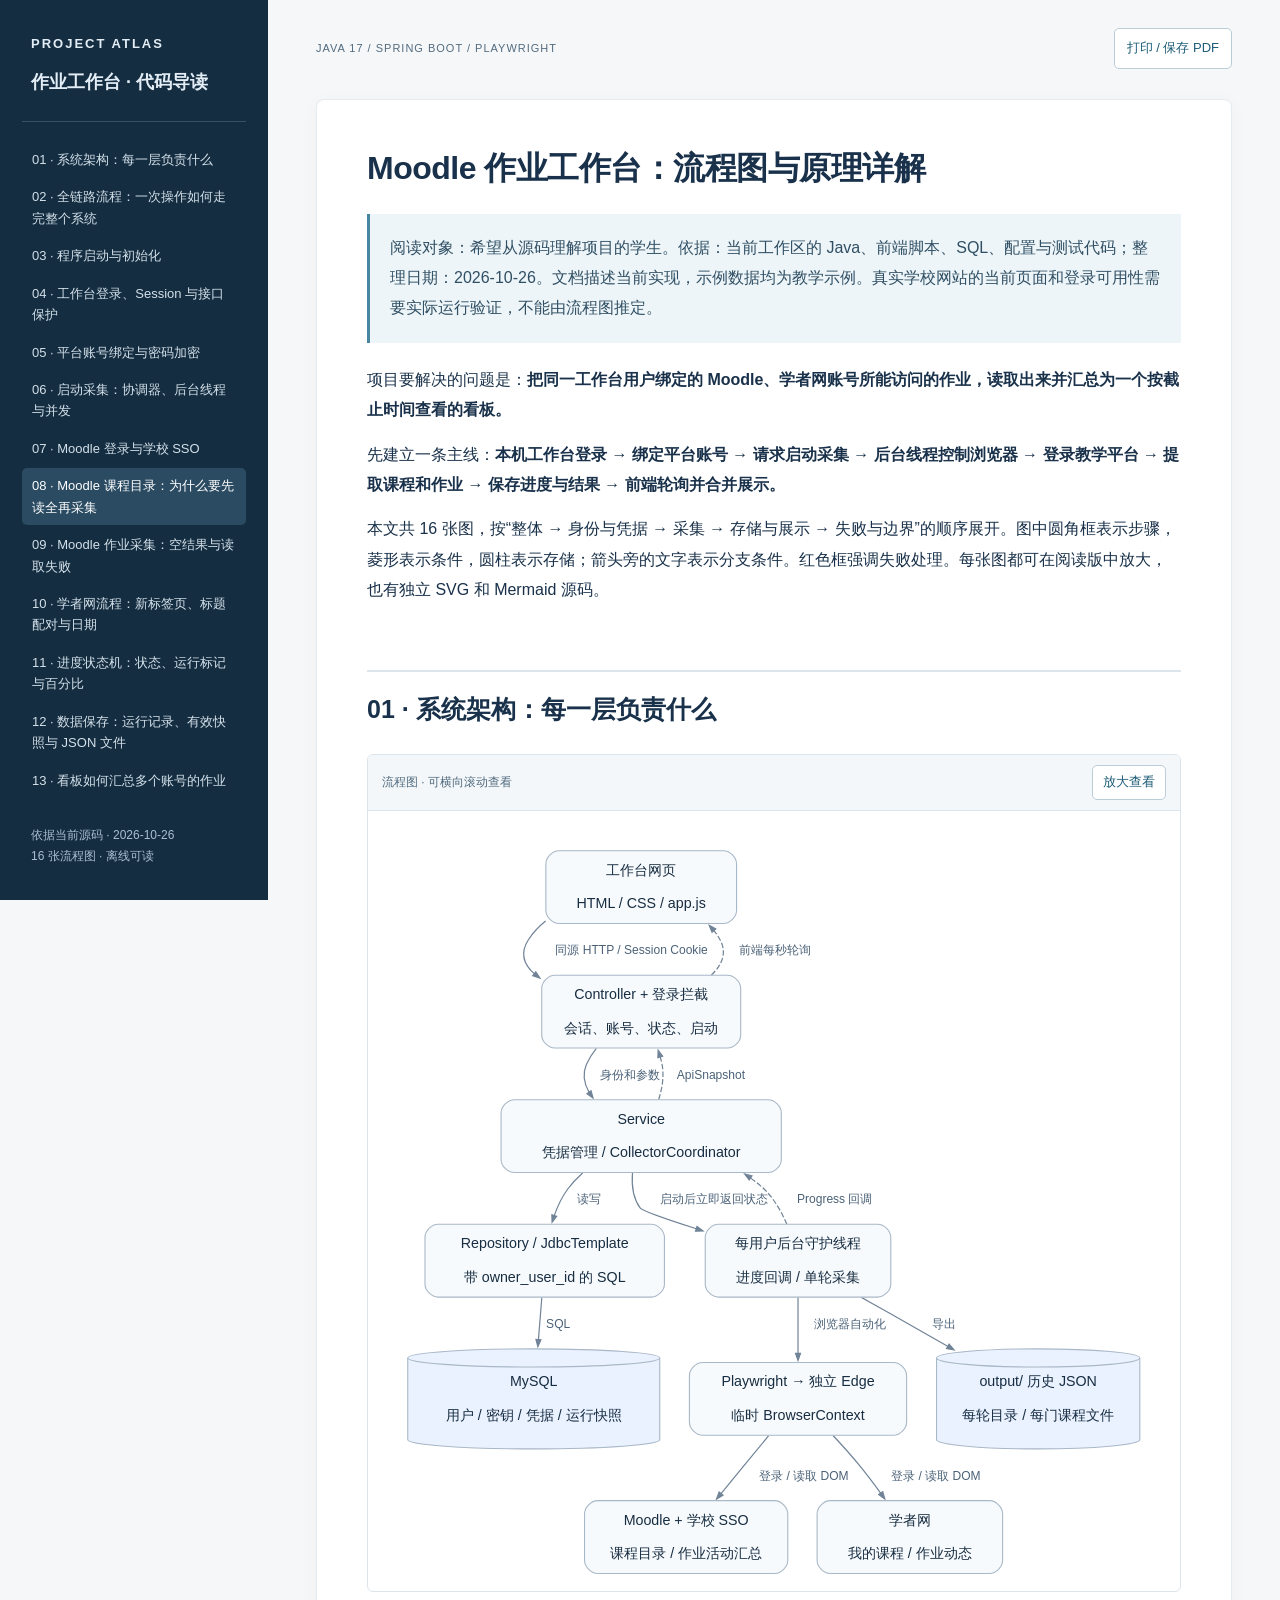
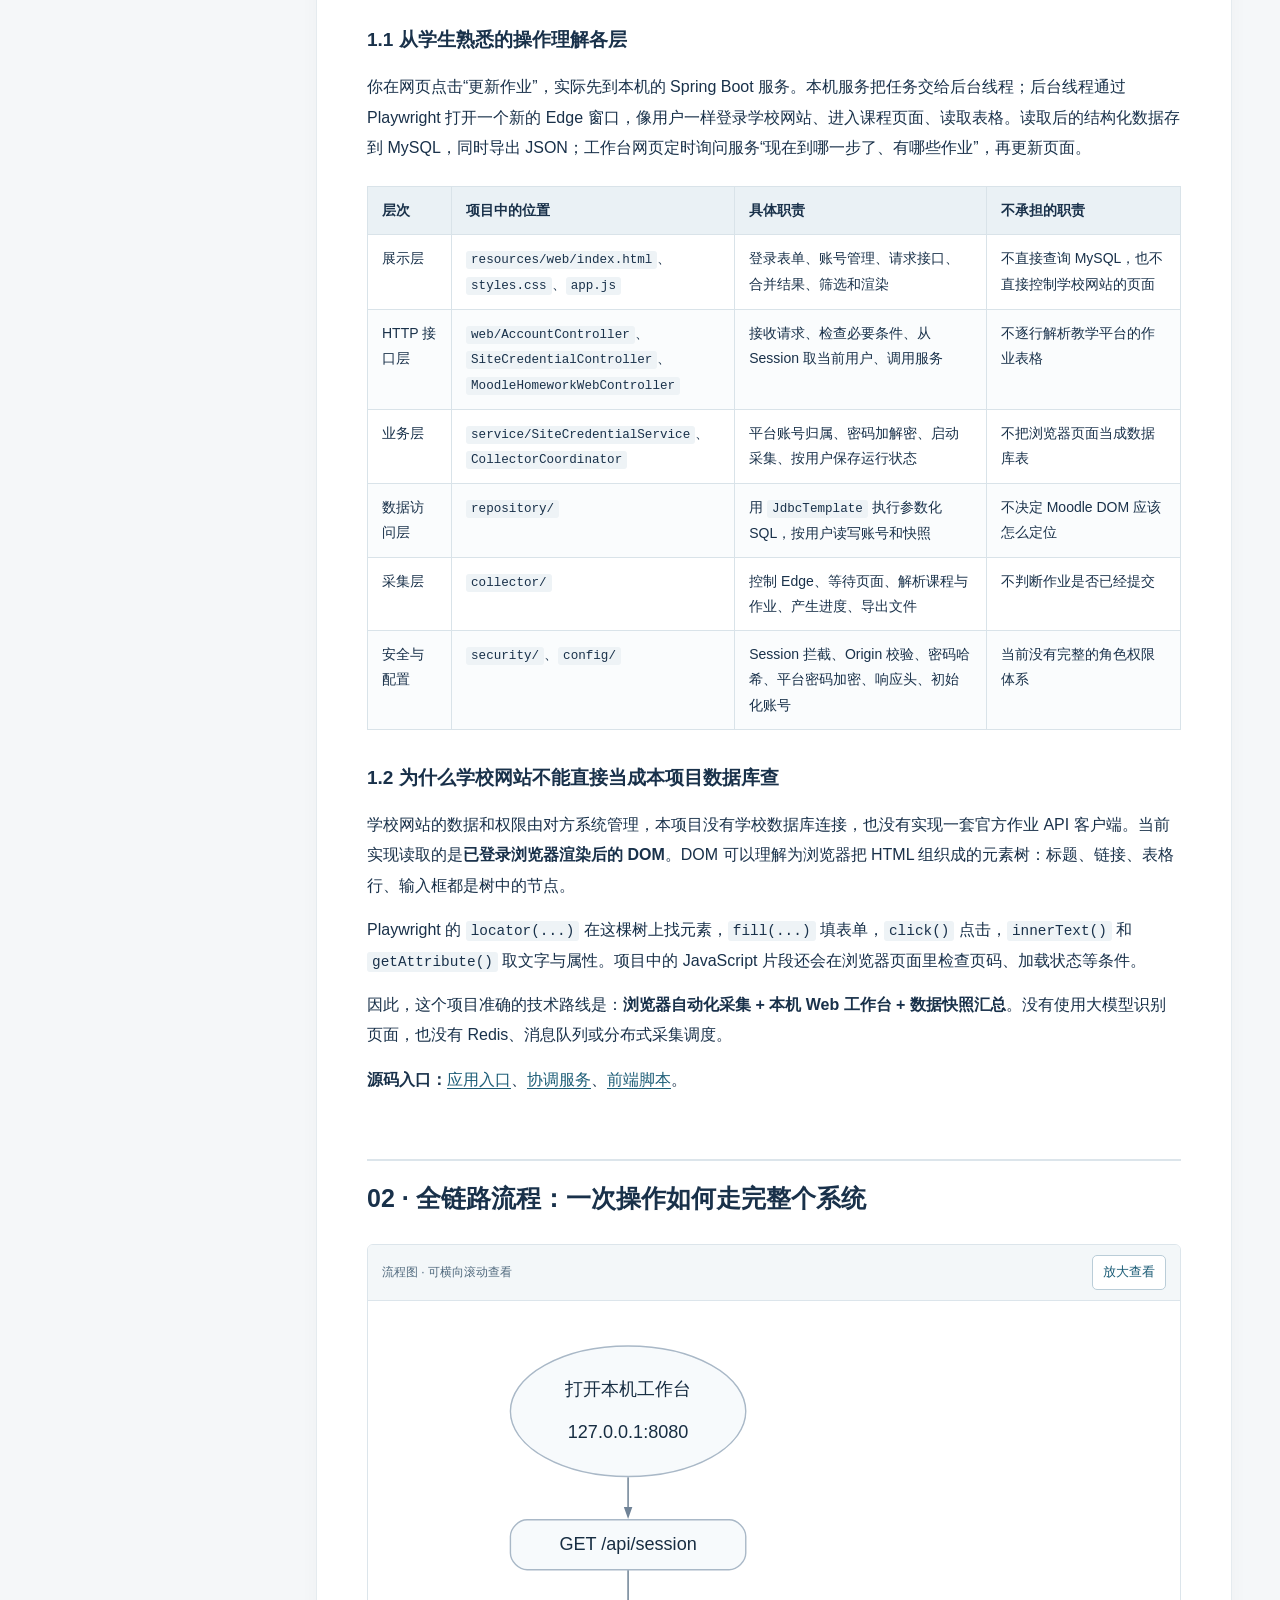
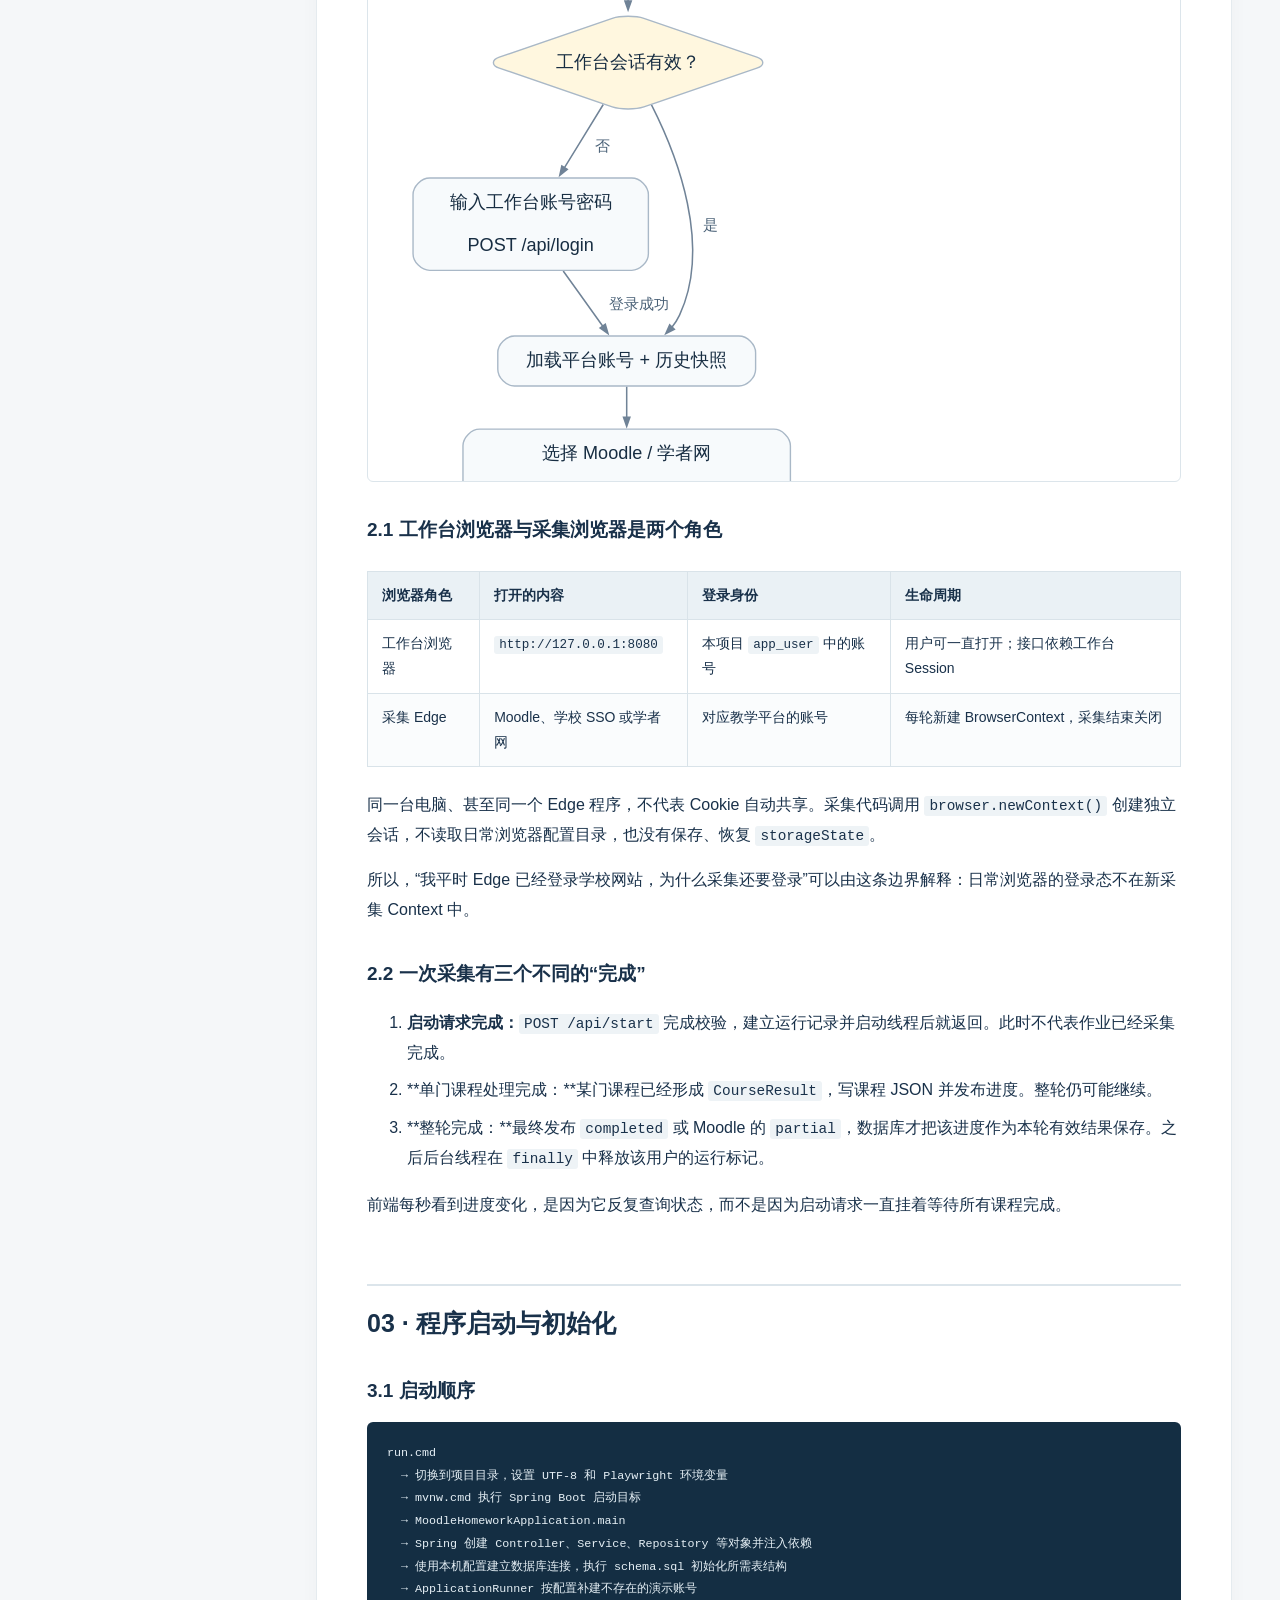
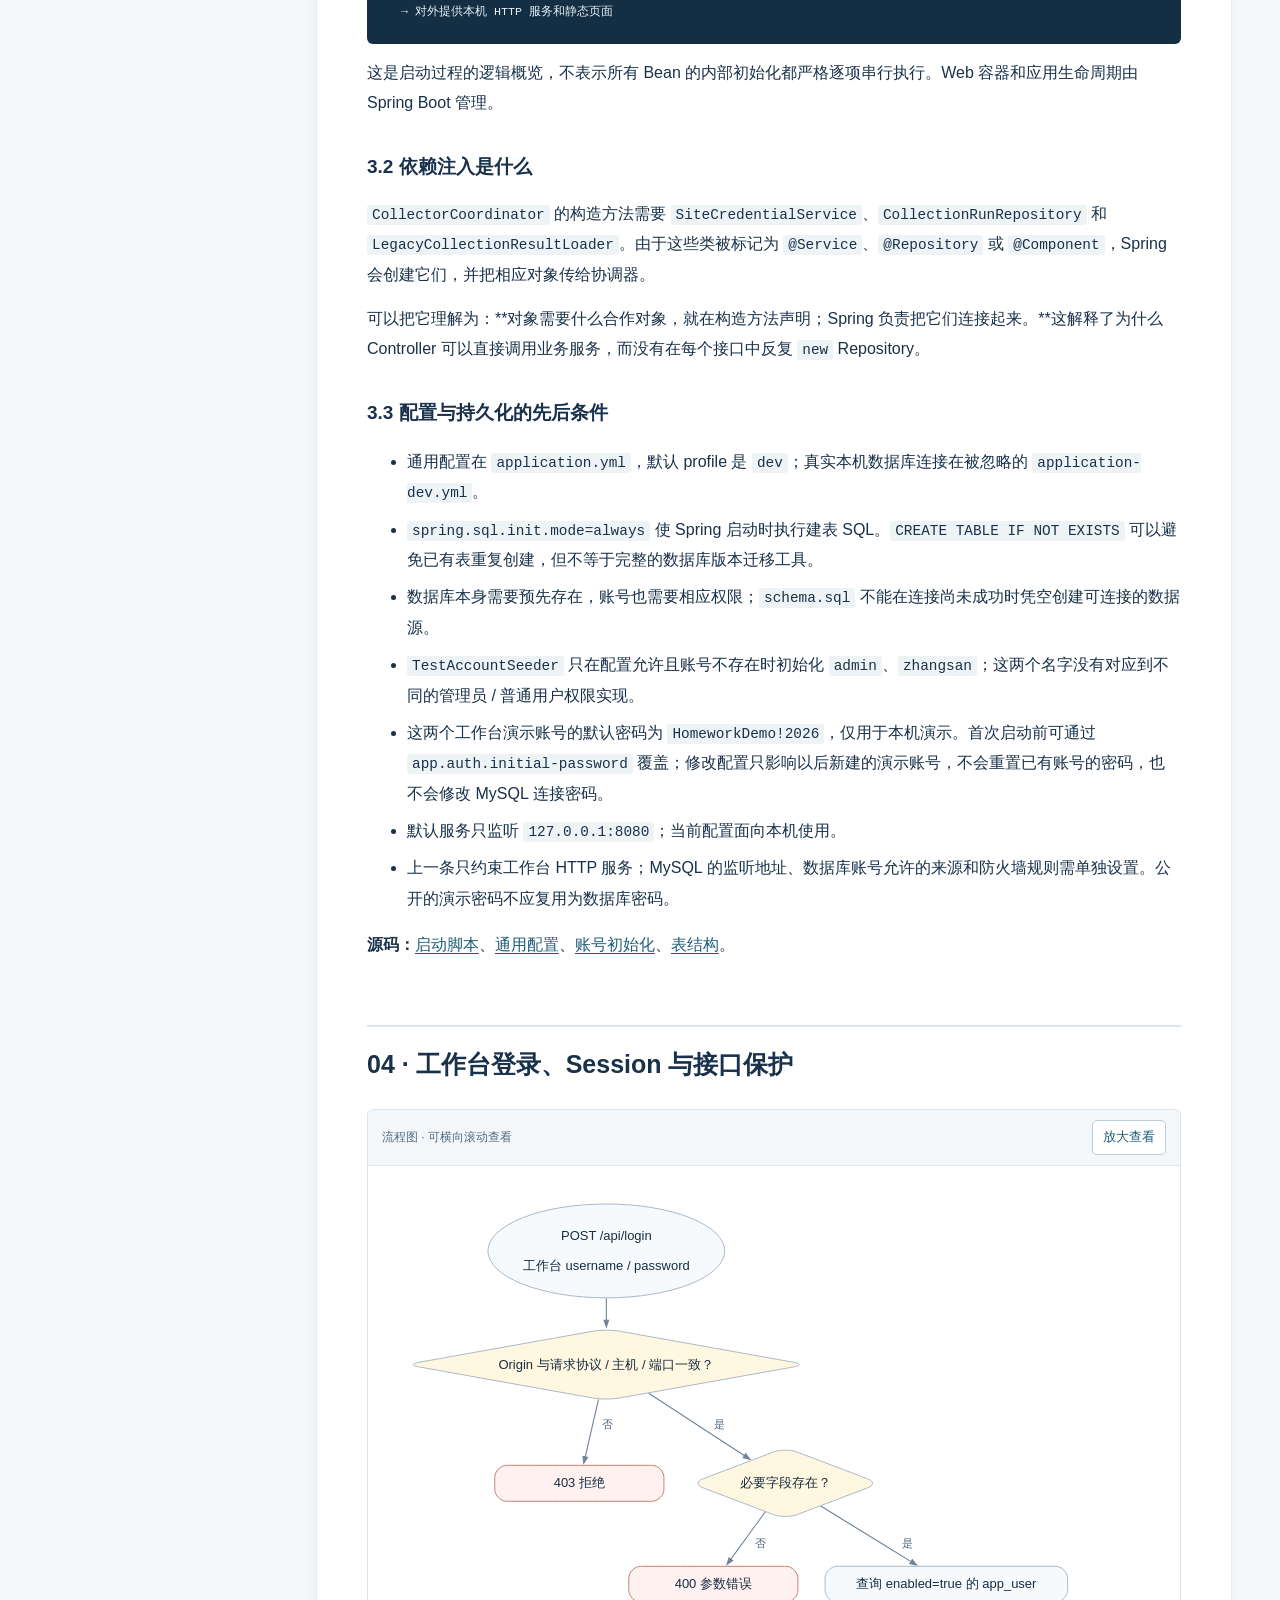
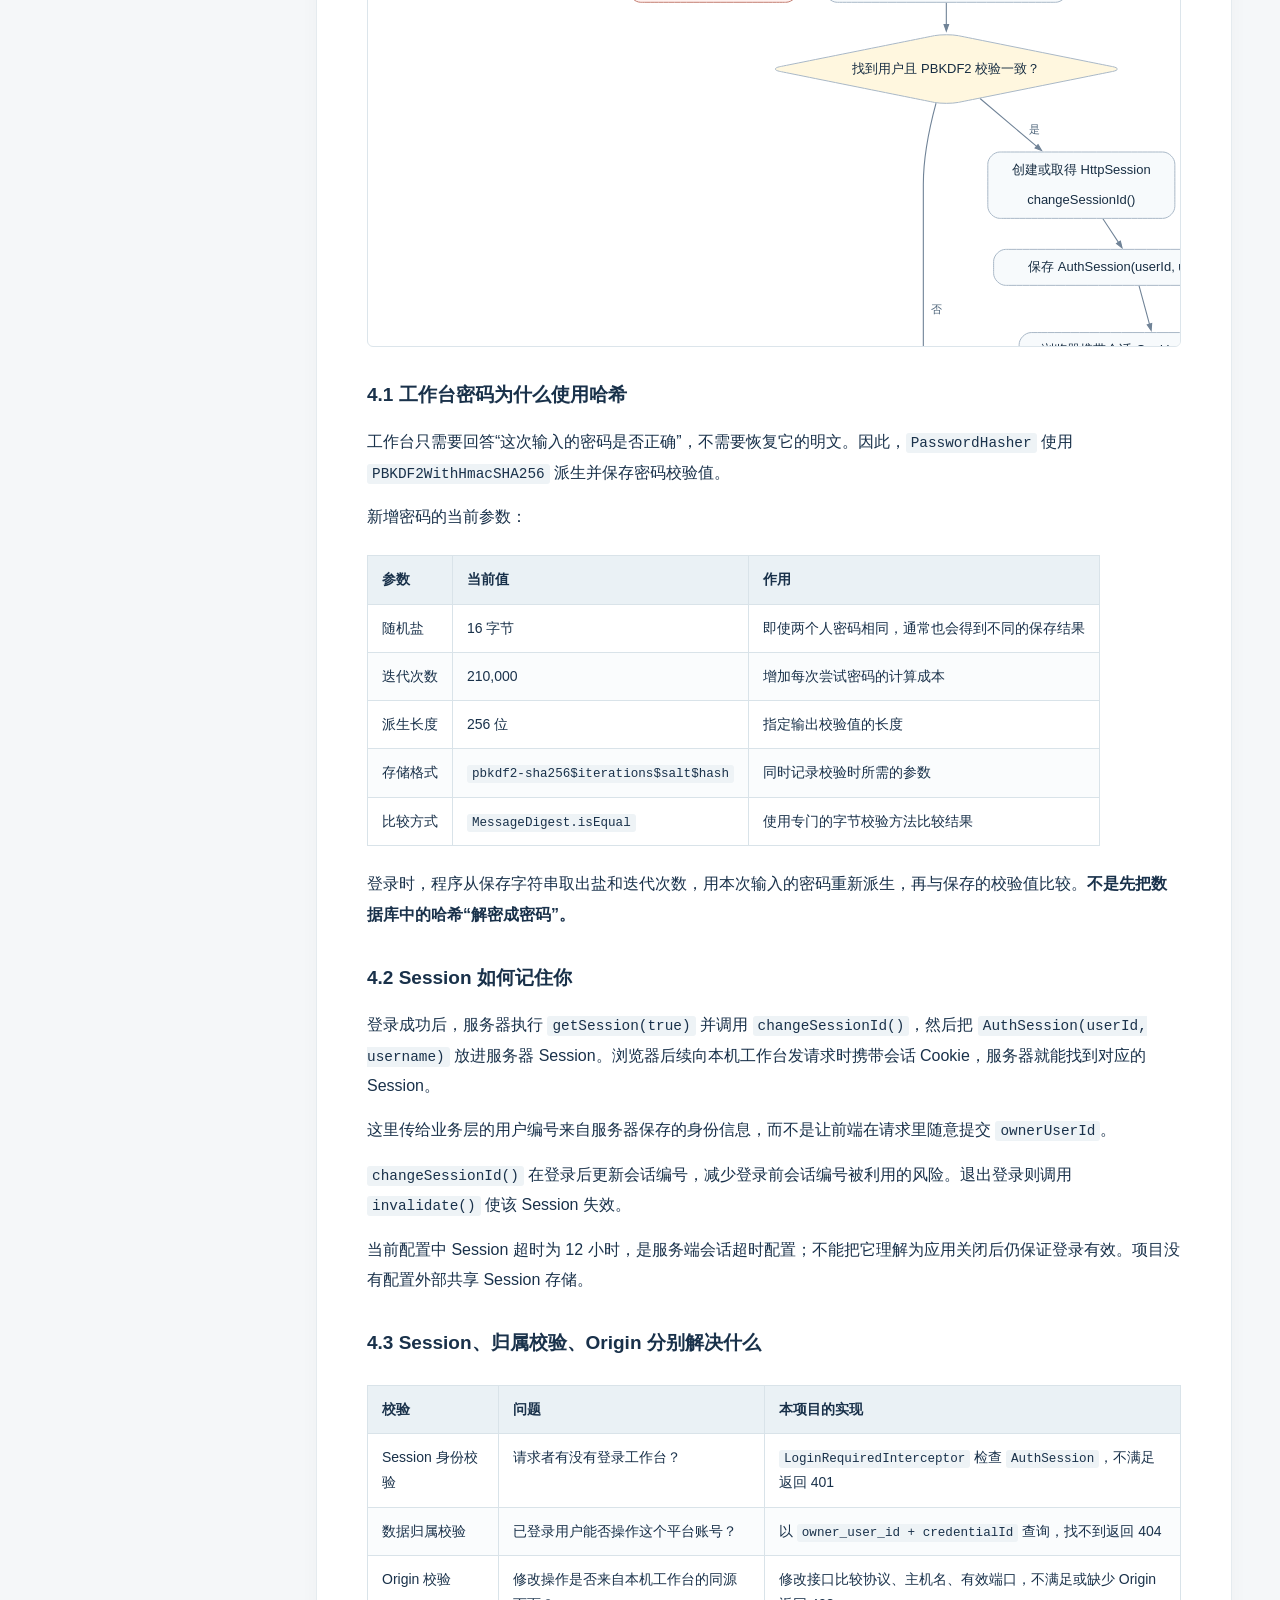
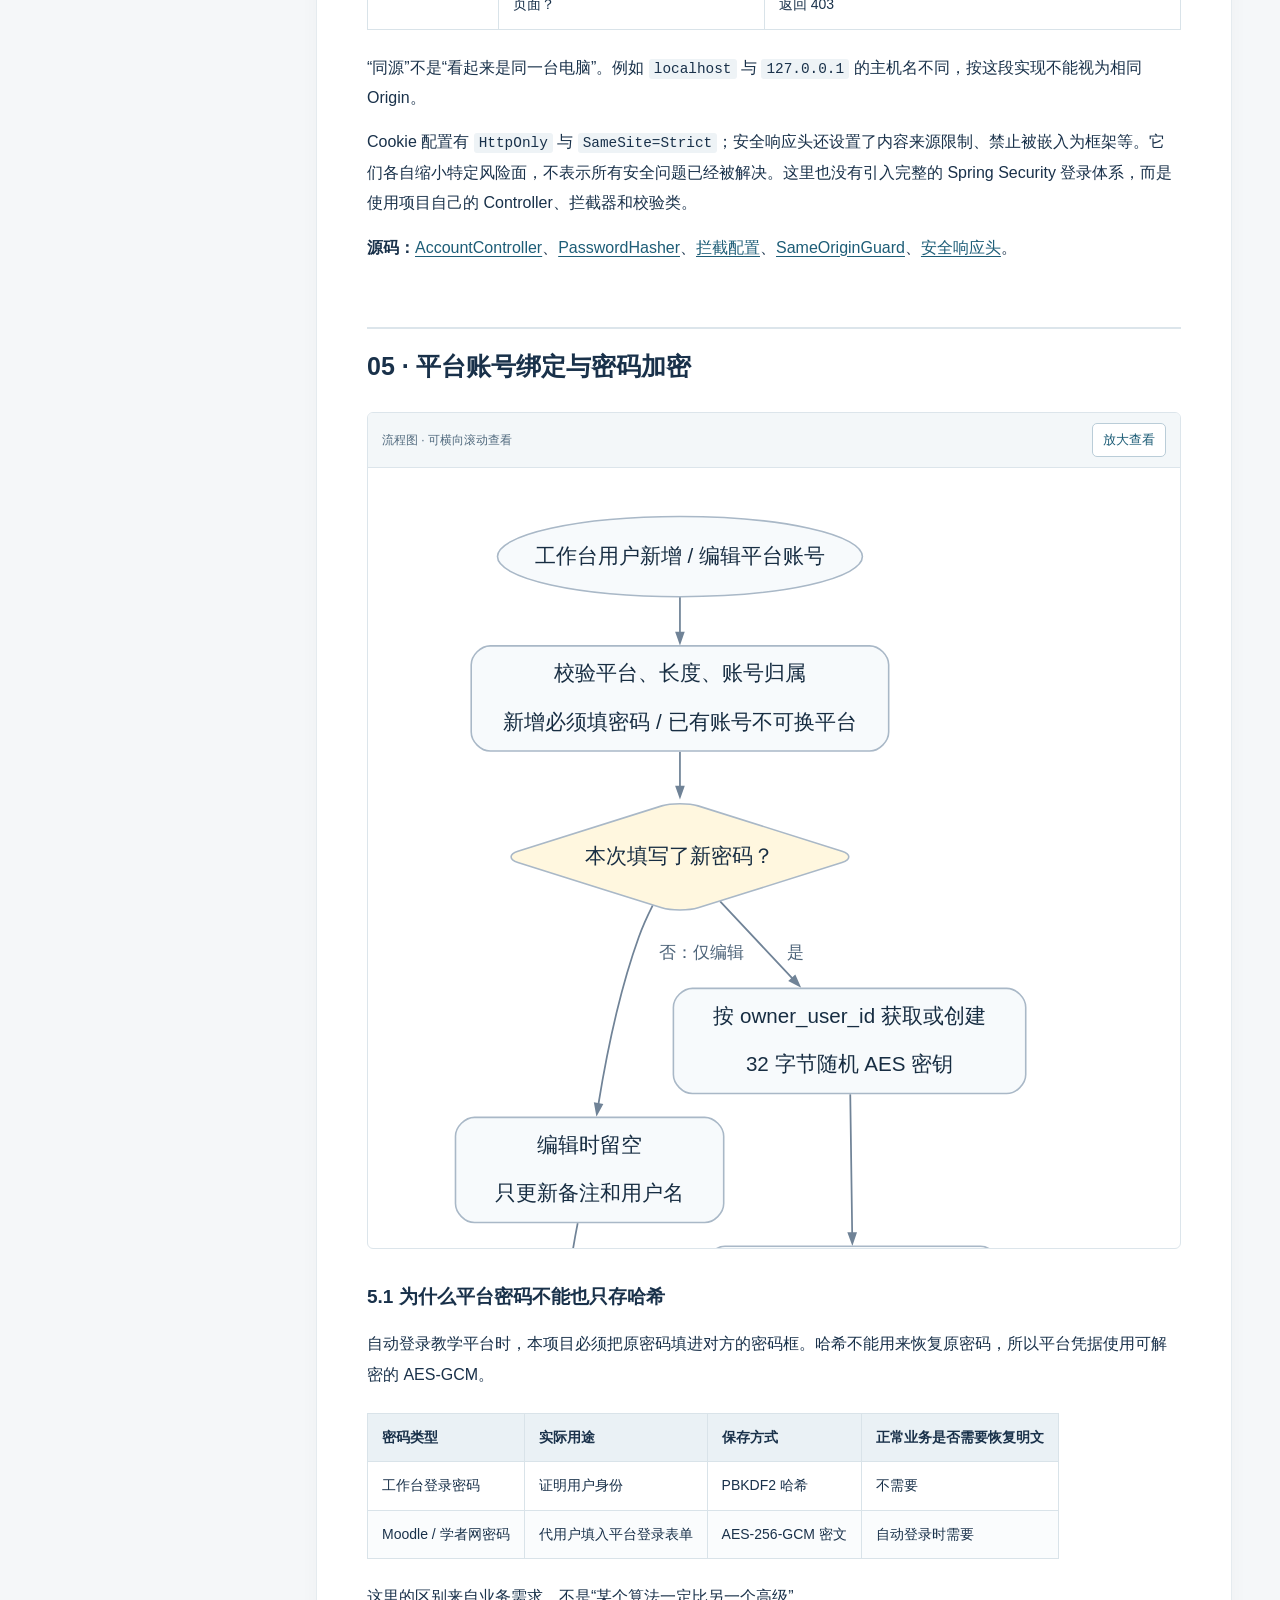
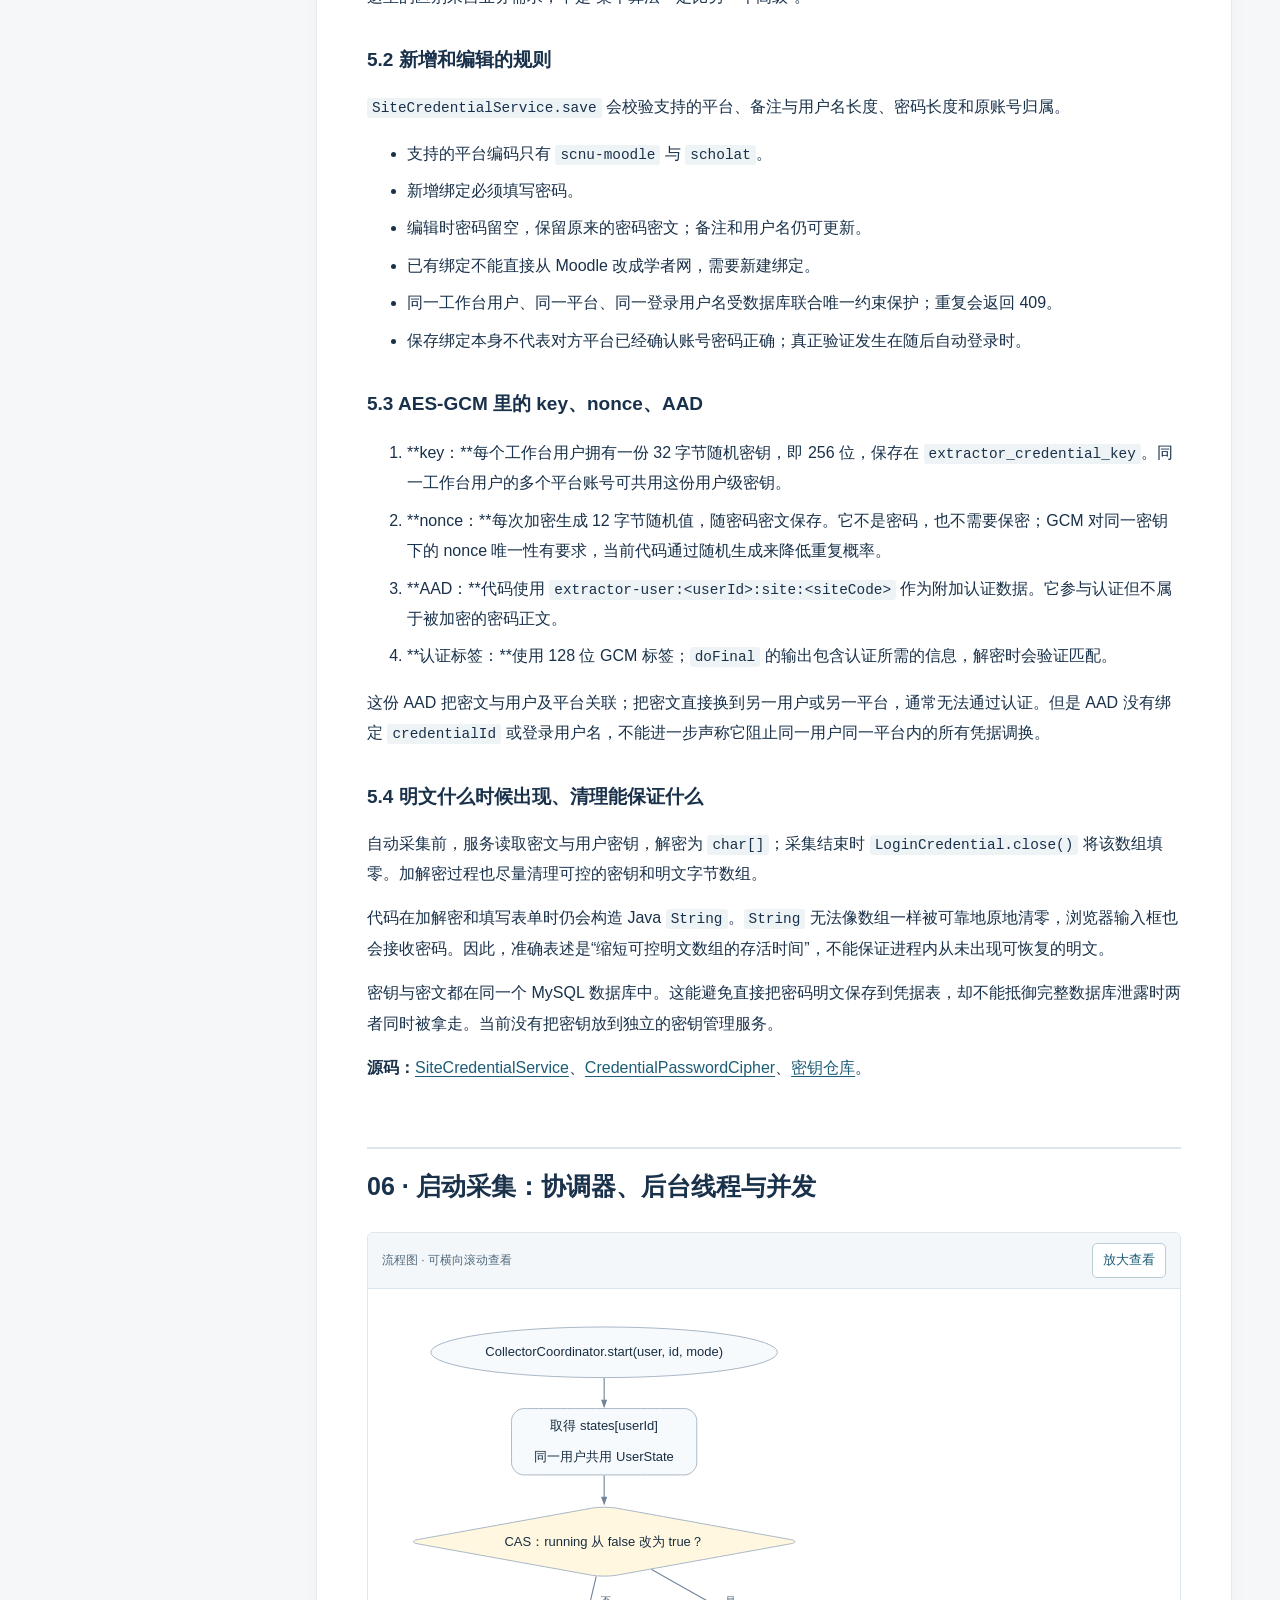
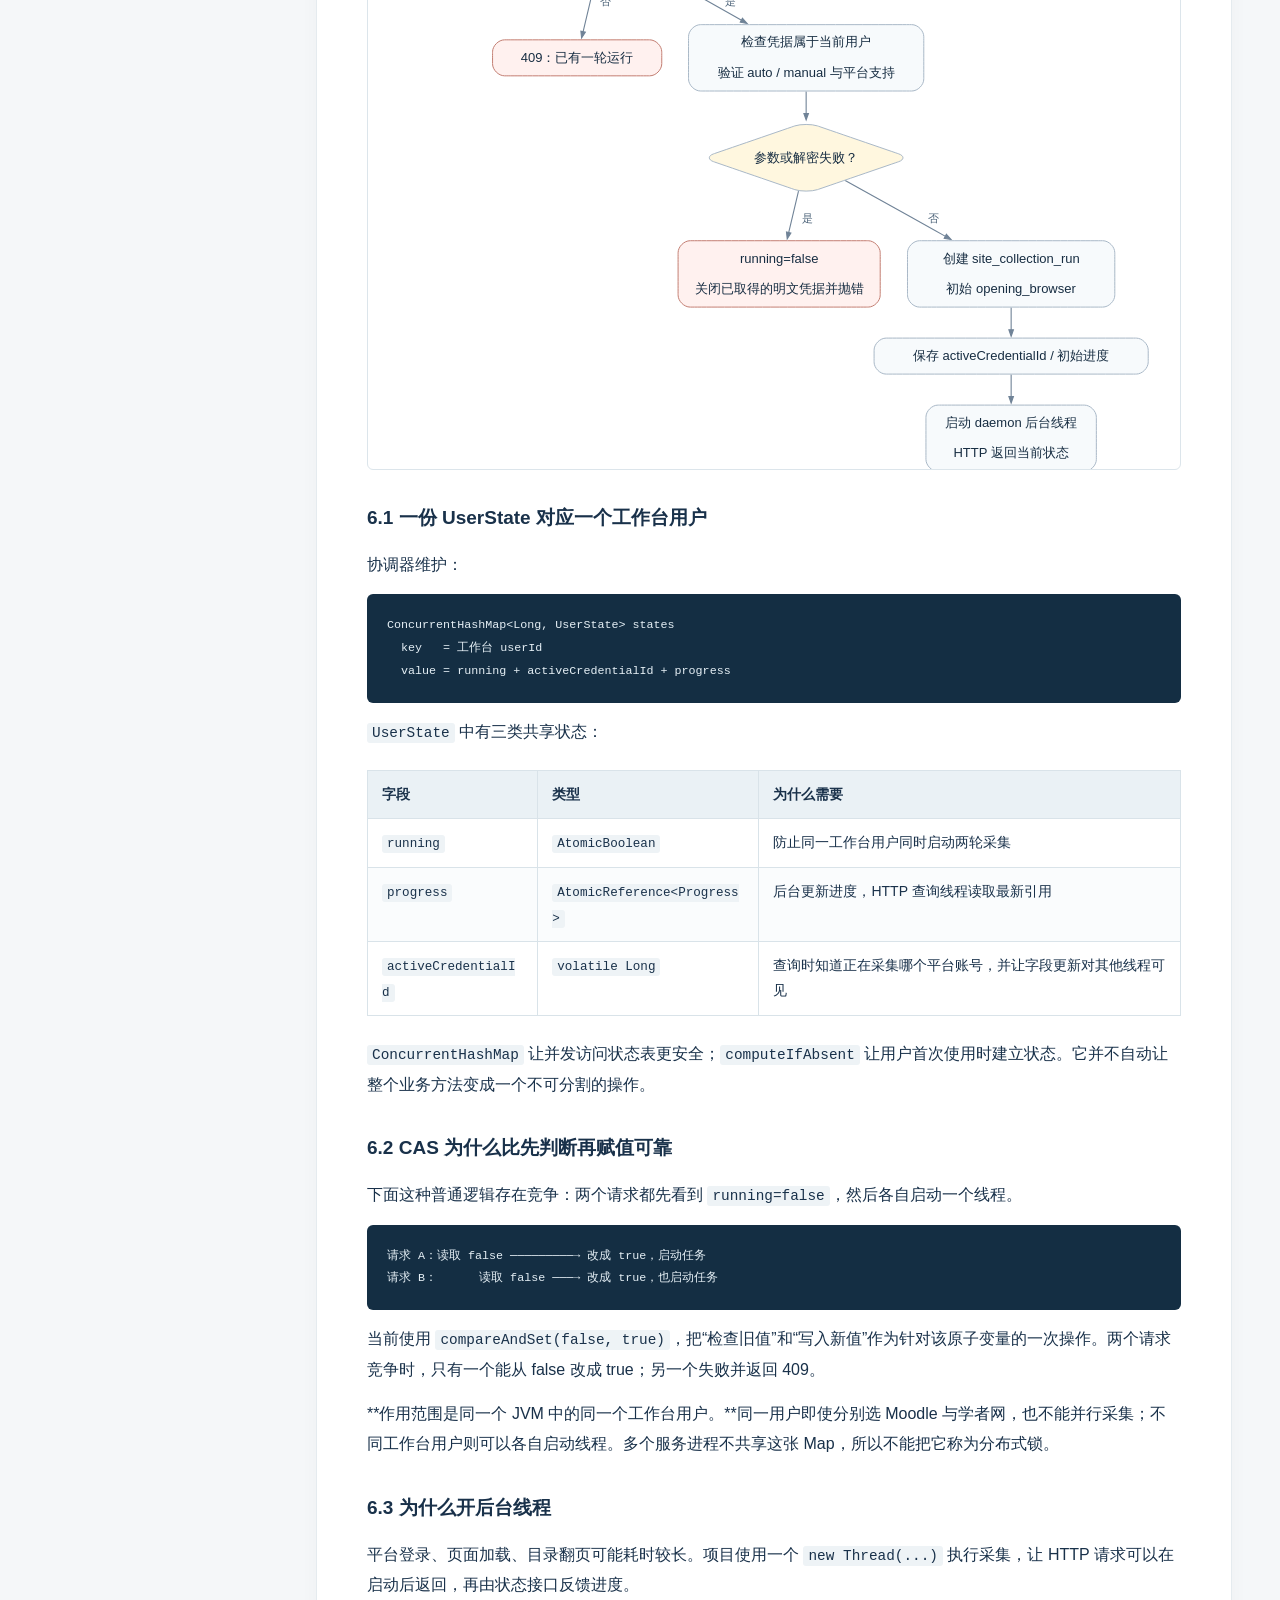
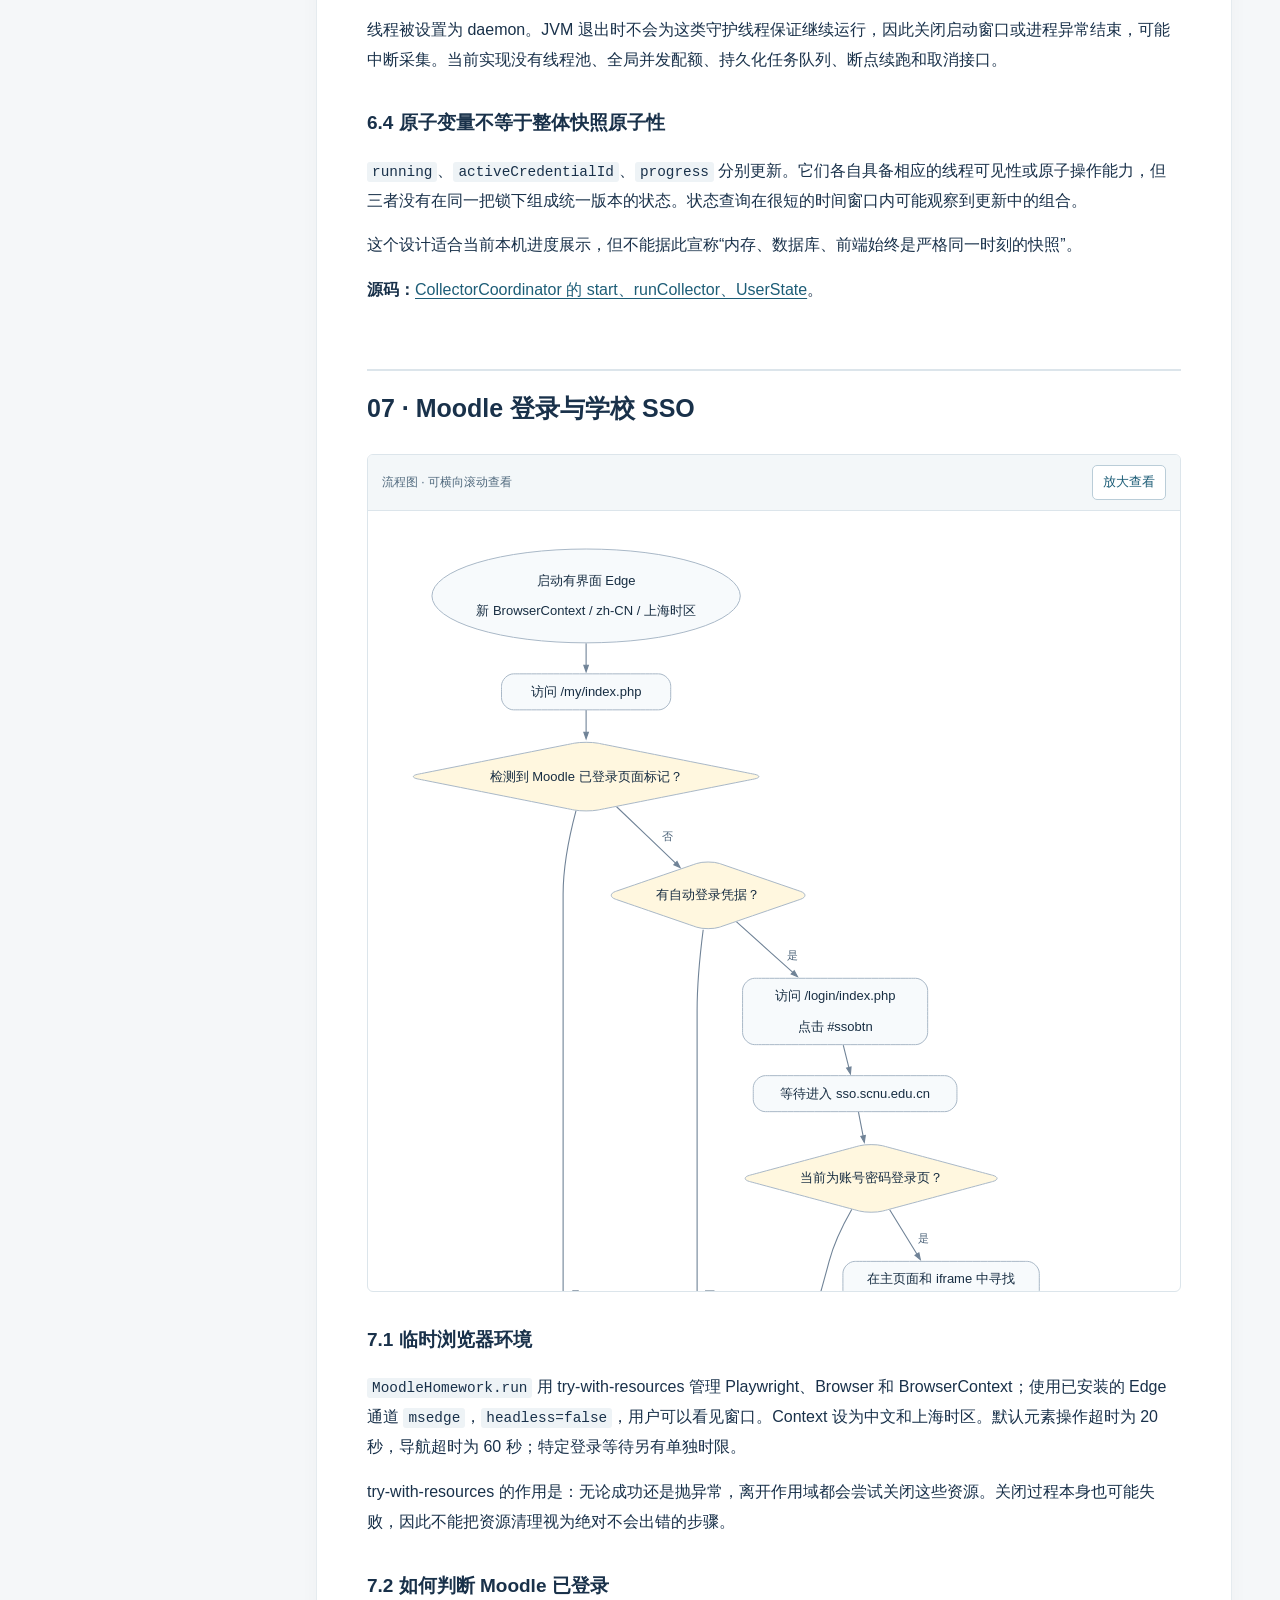
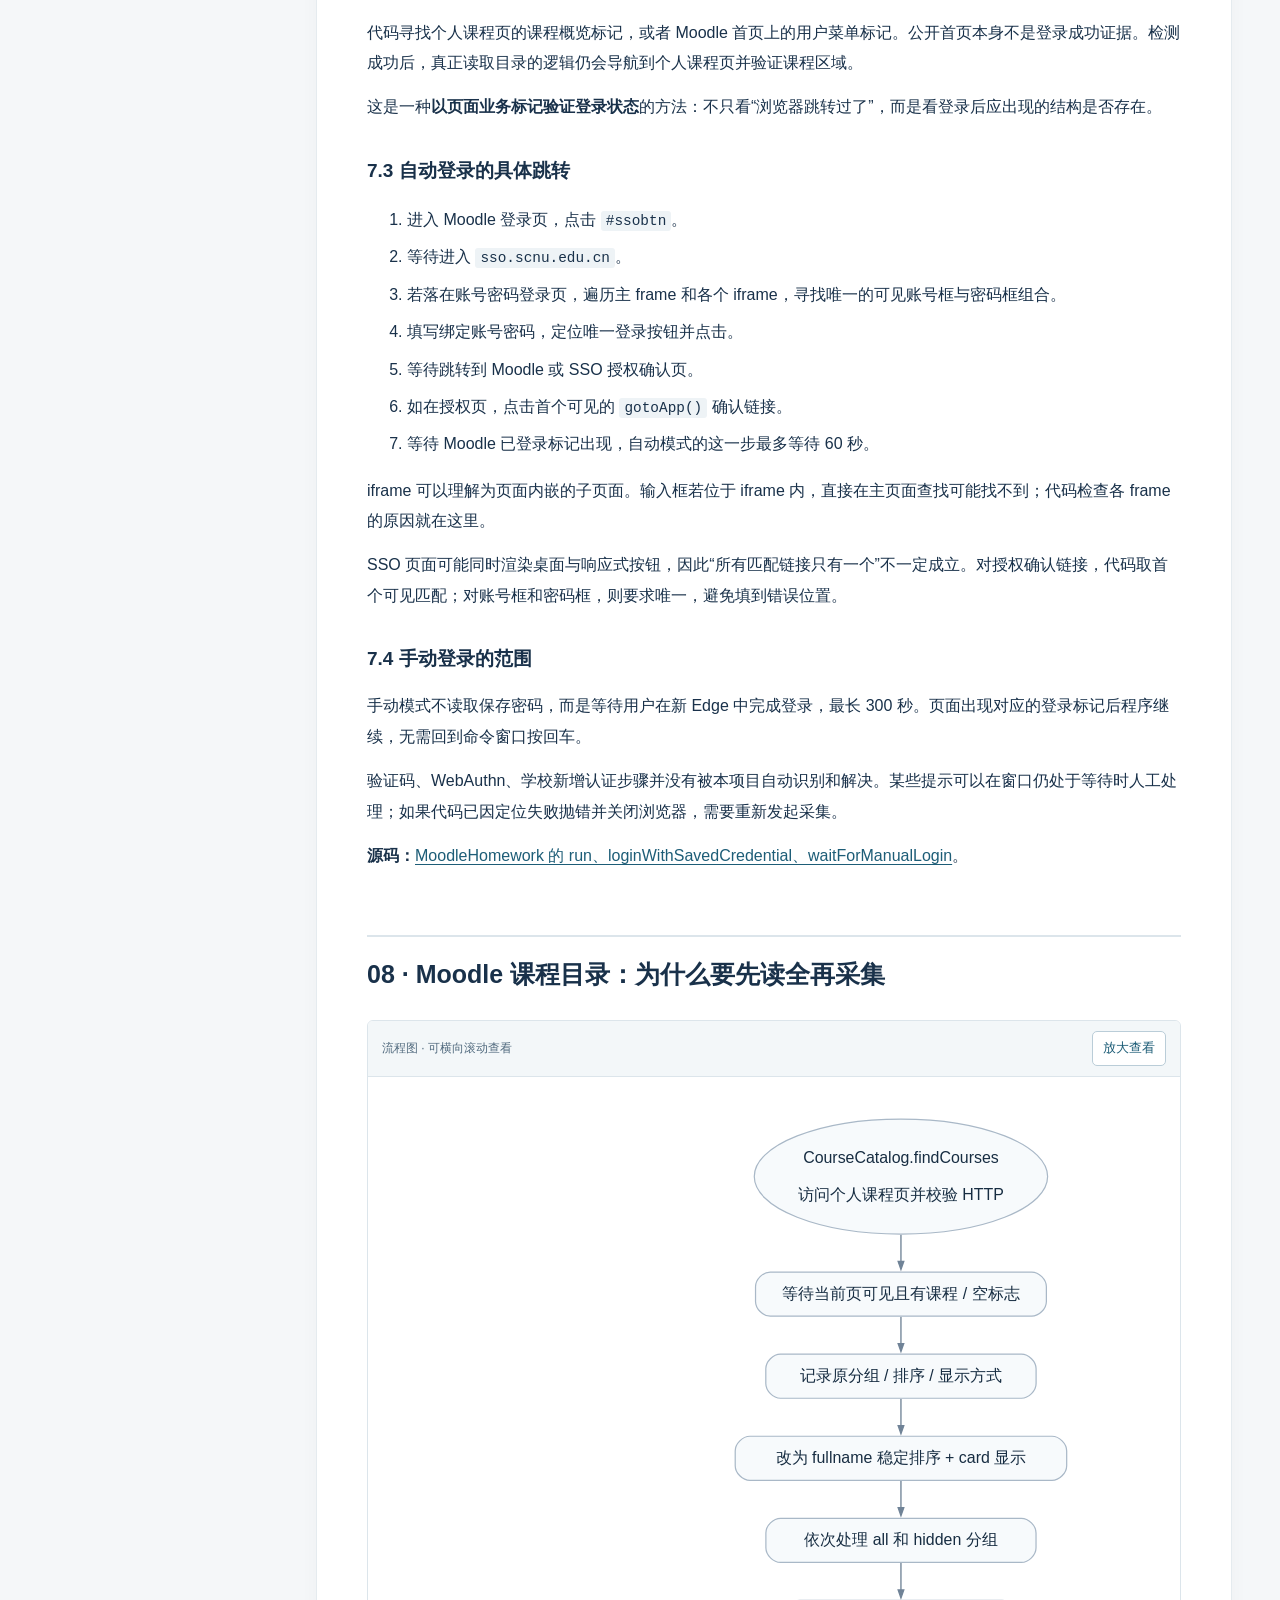
<file: docs/flowcharts/project-flowcharts.html>
<!doctype html>
<html lang="zh-CN"><head><meta charset="UTF-8"><meta name="viewport" content="width=device-width,initial-scale=1"><title>Moodle 作业工作台 · 流程图与原理详解</title><style>:root{color-scheme:light;--ink:#19314a;--muted:#526b7f;--line:#dce5eb;--paper:#fff;--blue:#1d5d77;--soft:#eef5f8}*{box-sizing:border-box}html{scroll-behavior:smooth;scroll-padding-top:24px}body{margin:0;background:#f5f7f9;color:var(--ink);font:16px/1.9 "Microsoft YaHei","Segoe UI",sans-serif}.sidebar{position:fixed;inset:0 auto 0 0;width:268px;padding:32px 22px;background:#152d41;color:#e2edf5;display:flex;flex-direction:column}.brand{font-size:13px;font-weight:700;letter-spacing:2px;padding:0 9px 22px;border-bottom:1px solid #365064}.brand span{display:block;font-size:18px;letter-spacing:0;margin-top:8px}nav{overflow:auto;flex:1;padding-top:18px}nav a{display:block;padding:7px 10px;color:#d3e1ea;text-decoration:none;font-size:13px;line-height:1.65;border-radius:5px;margin:2px 0}nav a:hover,nav a.active{background:#2b4b62;color:#fff}.sidebar-foot{font-size:12px;line-height:1.8;color:#a9c0d1;padding:18px 9px 0}main{margin-left:268px;max-width:1500px;padding:28px 48px 50px}.topline{display:flex;align-items:center;justify-content:space-between;color:var(--muted);font-size:11px;letter-spacing:1px;margin-bottom:30px;gap:10px}button{font:inherit;font-size:13px;color:var(--blue);background:#fff;border:1px solid #bacdd8;border-radius:5px;padding:7px 12px;cursor:pointer}button:hover{background:var(--soft)}article{background:var(--paper);padding:44px 50px;box-shadow:0 3px 20px #15334a08;border:1px solid #e5ebef;border-radius:8px}h1{font-size:32px;line-height:1.5;letter-spacing:-.5px;margin:0 0 20px}h2{font-size:25px;line-height:1.55;margin:64px 0 23px;padding-top:18px;border-top:2px solid var(--line)}h3{font-size:19px;margin:30px 0 12px}h4{font-size:16px}p{margin:14px 0}a{color:var(--blue);text-underline-offset:3px}li{margin:7px 0}li p{margin:6px 0}code{font-family:Consolas,"Microsoft YaHei",monospace;font-size:.9em;background:#eef3f6;border-radius:3px;padding:2px 5px;overflow-wrap:anywhere}pre{padding:20px;background:#142e43;color:#e6f0f6;border-radius:6px;overflow:auto;font-size:13px;line-height:1.75}pre code{background:transparent;color:inherit;padding:0;overflow-wrap:normal}blockquote{margin:22px 0;padding:14px 20px;border-left:3px solid #4785a1;background:#edf5f8;color:#304f64}blockquote p{margin:5px 0}table{border-collapse:collapse;width:100%;font-size:14px;line-height:1.8;margin:23px 0;display:block;overflow:auto}thead{background:#eaf1f5}th,td{border:1px solid #d9e3e9;padding:11px 14px;text-align:left;vertical-align:top}tr:nth-child(even){background:#fafcfd}.diagram{border:1px solid var(--line);border-radius:6px;margin:26px 0;background:#fff;overflow:hidden}.diagram-toolbar{display:flex;justify-content:space-between;align-items:center;padding:10px 14px;background:#f3f7f9;border-bottom:1px solid var(--line);font-size:12px;color:var(--muted)}.diagram-toolbar button{padding:4px 10px}.diagram-scroll{overflow:auto;padding:20px;max-height:780px}.diagram-scroll svg{display:block;width:100%;min-width:650px;height:auto;max-height:none}.diagram-scroll svg text{font-family:"Microsoft YaHei","Segoe UI",sans-serif}.diagram[data-diagram="01-architecture"] .diagram-scroll svg,.diagram[data-diagram="10-states"] .diagram-scroll svg,.diagram[data-diagram="16-data-model"] .diagram-scroll svg{min-width:1050px}.diagram[data-diagram="07-catalog"] .diagram-scroll svg,.diagram[data-diagram="06-moodle-login"] .diagram-scroll svg{min-width:900px}footer{font-size:12px;color:var(--muted);margin-top:25px}dialog{border:1px solid #a9bcca;border-radius:8px;width:94vw;max-width:1800px;height:92vh;padding:0;overflow:hidden}dialog::backdrop{background:#12283dc4}dialog header{display:flex;align-items:center;gap:10px;padding:14px 20px;background:#eef4f8;border-bottom:1px solid var(--line);height:64px}dialog header span{margin-right:auto;font-size:14px}#dialog-content{height:calc(100% - 64px);overflow:auto;padding:25px;background:#fff}#dialog-content svg{display:block;height:auto;max-width:none}#dialog-content text{font-family:"Microsoft YaHei","Segoe UI",sans-serif}details{border:1px solid var(--line);border-radius:6px;padding:12px 16px;margin:18px 0}summary{cursor:pointer;color:var(--blue)}@media(min-width:1700px){main{padding-left:70px;padding-right:70px}}@media(max-width:1050px){.sidebar{width:220px;padding:25px 13px}main{margin-left:220px;padding:24px}article{padding:28px}h1{font-size:27px}}@media(max-width:740px){.sidebar{position:static;width:auto;padding:20px}.brand{padding-bottom:12px}.brand span{font-size:17px}nav{display:flex;gap:5px;overflow:auto;max-height:110px;flex-wrap:wrap;padding-top:10px}nav a{font-size:12px;padding:3px 7px;white-space:nowrap}.sidebar-foot{display:none}main{margin:0;padding:20px 12px}.topline{font-size:9px;margin-bottom:16px}article{padding:24px 18px}h1{font-size:25px}h2{font-size:22px;margin-top:42px}body{font-size:15px}.diagram-scroll{padding:12px}dialog{width:98vw;height:94vh}dialog header{padding:10px;gap:5px}dialog header span{font-size:12px}dialog header button{padding:5px 9px}}@media print{.sidebar,.topline,.diagram-toolbar,dialog,footer{display:none!important}body{background:white;font-size:10pt}main{margin:0;max-width:none;padding:0}article{padding:0;border:0;box-shadow:none}h1{font-size:24pt}h2{font-size:18pt;break-before:page;margin-top:0;padding-top:0;border:0}h3{break-after:avoid}table{display:table;font-size:9pt}tr{break-inside:avoid}.diagram{border:0}.diagram-scroll{max-height:none;overflow:visible;padding:0}.diagram-scroll svg{min-width:0!important;max-width:100%;max-height:240mm}a{color:inherit}pre{white-space:pre-wrap;color:#19314a;background:#eef3f6}.diagram{break-inside:avoid}}
article a{overflow-wrap:anywhere}#dialog-content svg{min-width:0!important}
</style></head><body><aside class="sidebar"><div class="brand">PROJECT ATLAS<span>作业工作台 · 代码导读</span></div><nav aria-label="文档目录"><a href="#section-0">01 · 系统架构：每一层负责什么</a><a href="#section-1">02 · 全链路流程：一次操作如何走完整个系统</a><a href="#section-2">03 · 程序启动与初始化</a><a href="#section-3">04 · 工作台登录、Session 与接口保护</a><a href="#section-4">05 · 平台账号绑定与密码加密</a><a href="#section-5">06 · 启动采集：协调器、后台线程与并发</a><a href="#section-6">07 · Moodle 登录与学校 SSO</a><a href="#section-7">08 · Moodle 课程目录：为什么要先读全再采集</a><a href="#section-8">09 · Moodle 作业采集：空结果与读取失败</a><a href="#section-9">10 · 学者网流程：新标签页、标题配对与日期</a><a href="#section-10">11 · 进度状态机：状态、运行标记与百分比</a><a href="#section-11">12 · 数据保存：运行记录、有效快照与 JSON 文件</a><a href="#section-12">13 · 看板如何汇总多个账号的作业</a><a href="#section-13">14 · 截止时间：精确时刻与日历日期</a><a href="#section-14">15 · 失败处理：失败发生的位置决定结果</a><a href="#section-15">16 · 数据模型：四张关系表与 JSON 内嵌对象</a><a href="#section-16">17 · 旧版本地结果的导入</a><a href="#section-17">18 · HTTP 接口与调用关系</a><a href="#section-18">19 · 用一个例子串起整个流程</a><a href="#section-19">20 · 项目的设计取舍与常见误解</a><a href="#section-20">21 · 如何对照源码学习与验证</a></nav><div class="sidebar-foot">依据当前源码 · 2026-10-26<br>16 张流程图 · 离线可读</div></aside><main><div class="topline"><span>JAVA 17 / SPRING BOOT / PLAYWRIGHT</span><button type="button" id="print">打印 / 保存 PDF</button></div><article><h1>Moodle 作业工作台：流程图与原理详解</h1><blockquote>
<p>阅读对象：希望从源码理解项目的学生。依据：当前工作区的 Java、前端脚本、SQL、配置与测试代码；整理日期：2026-10-26。文档描述当前实现，示例数据均为教学示例。真实学校网站的当前页面和登录可用性需要实际运行验证，不能由流程图推定。</p>
</blockquote>
<p>项目要解决的问题是：<strong>把同一工作台用户绑定的 Moodle、学者网账号所能访问的作业，读取出来并汇总为一个按截止时间查看的看板。</strong></p>
<p>先建立一条主线：<strong>本机工作台登录 → 绑定平台账号 → 请求启动采集 → 后台线程控制浏览器 → 登录教学平台 → 提取课程和作业 → 保存进度与结果 → 前端轮询并合并展示。</strong></p>
<p>本文共 16 张图，按“整体 → 身份与凭据 → 采集 → 存储与展示 → 失败与边界”的顺序展开。图中圆角框表示步骤，菱形表示条件，圆柱表示存储；箭头旁的文字表示分支条件。红色框强调失败处理。每张图都可在阅读版中放大，也有独立 SVG 和 Mermaid 源码。</p>
<h2 id="section-0">01 · 系统架构：每一层负责什么</h2><div class="diagram" data-diagram="01-architecture"><div class="diagram-toolbar"><span>流程图 · 可横向滚动查看</span><button type="button" class="expand-diagram" data-id="01-architecture">放大查看</button></div><div class="diagram-scroll"><svg role="img" aria-label="系统架构与职责" style="min-width:704px" width="704pt" height="695pt"
 viewBox="0.00 0.00 704.00 695.00" xmlns="http://www.w3.org/2000/svg" xmlns:xlink="http://www.w3.org/1999/xlink">
<g id="graph0" class="graph" transform="scale(1 1) rotate(0) translate(18 677.05)">
<title>G</title>
<!-- ui&#45;&gt;api -->
<g id="edge1" class="edge">
<title>ui&#45;&gt;api</title>
<path fill="none" stroke="#708397" stroke-width="1.1" d="M125.74,-594.92C119.59,-590.01 114.15,-584.31 109.9,-577.69 102.1,-565.52 105.86,-555.25 115.55,-546.74"/>
<polygon fill="#708397" stroke="#708397" stroke-width="1.1" points="116.76,-548.68 120.57,-542.94 114.01,-545.05 116.76,-548.68"/>
<text xml:space="preserve" text-anchor="start" x="134.68" y="-564.69" font-family="Microsoft YaHei" font-size="11.00" fill="#4b6278">同源 HTTP / Session Cookie</text>
</g>
<!-- api&#45;&gt;ui -->
<g id="edge12" class="edge">
<title>api&#45;&gt;ui</title>
<path fill="none" stroke="#708397" stroke-width="1.1" stroke-dasharray="5,2" d="M276.89,-545.68C286.52,-554.9 291.36,-565.74 284.9,-577.69 283.27,-580.72 281.34,-583.59 279.19,-586.3"/>
<polygon fill="#708397" stroke="#708397" stroke-width="1.1" points="277.54,-584.73 274.9,-591.09 280.93,-587.76 277.54,-584.73"/>
<text xml:space="preserve" text-anchor="start" x="302.1" y="-564.69" font-family="Microsoft YaHei" font-size="11.00" fill="#4b6278">前端每秒轮询</text>
</g>
<!-- api&#45;&gt;svc -->
<g id="edge2" class="edge">
<title>api&#45;&gt;svc</title>
<path fill="none" stroke="#708397" stroke-width="1.1" d="M172.01,-478.9C168.35,-474.33 165.17,-469.39 162.9,-464.13 159.1,-455.29 160.83,-446.61 165.44,-438.63"/>
<polygon fill="#708397" stroke="#708397" stroke-width="1.1" points="167.18,-440.11 168.99,-433.46 163.43,-437.53 167.18,-440.11"/>
<text xml:space="preserve" text-anchor="start" x="175.78" y="-451.13" font-family="Microsoft YaHei" font-size="11.00" fill="#4b6278">身份和参数</text>
</g>
<!-- svc&#45;&gt;api -->
<g id="edge11" class="edge">
<title>svc&#45;&gt;api</title>
<path fill="none" stroke="#708397" stroke-width="1.1" stroke-dasharray="5,2" d="M228.82,-432.2C232.06,-442.32 233.94,-453.6 231.9,-464.13 231.46,-466.4 230.91,-468.71 230.28,-471.01"/>
<polygon fill="#708397" stroke="#708397" stroke-width="1.1" points="228.11,-470.33 228.35,-477.21 232.45,-471.68 228.11,-470.33"/>
<text xml:space="preserve" text-anchor="start" x="245.33" y="-451.13" font-family="Microsoft YaHei" font-size="11.00" fill="#4b6278">ApiSnapshot</text>
</g>
<!-- svc&#45;&gt;repo -->
<g id="edge3" class="edge">
<title>svc&#45;&gt;repo</title>
<path fill="none" stroke="#708397" stroke-width="1.1" d="M159.47,-365.21C154.45,-360.72 149.79,-355.83 145.9,-350.57 140.61,-343.4 136.61,-334.83 133.6,-326.32"/>
<polygon fill="#708397" stroke="#708397" stroke-width="1.1" points="135.77,-325.64 131.62,-320.15 131.44,-327.03 135.77,-325.64"/>
<text xml:space="preserve" text-anchor="start" x="154.65" y="-337.57" font-family="Microsoft YaHei" font-size="11.00" fill="#4b6278">读写</text>
</g>
<!-- svc&#45;&gt;worker -->
<g id="edge5" class="edge">
<title>svc&#45;&gt;worker</title>
<path fill="none" stroke="#708397" stroke-width="1.1" d="M204.94,-365.24C204.06,-354.22 205.35,-342.42 211.9,-333.37 213.85,-330.69 236.47,-322.84 263.24,-314.29"/>
<polygon fill="#708397" stroke="#708397" stroke-width="1.1" points="263.79,-316.5 269.3,-312.36 262.42,-312.16 263.79,-316.5"/>
<text xml:space="preserve" text-anchor="start" x="230.28" y="-337.57" font-family="Microsoft YaHei" font-size="11.00" fill="#4b6278">启动后立即返回状态</text>
</g>
<!-- repo&#45;&gt;db -->
<g id="edge4" class="edge">
<title>repo&#45;&gt;db</title>
<path fill="none" stroke="#708397" stroke-width="1.1" d="M122.28,-251.6C121.33,-239.84 120.23,-226.23 119.18,-213.17"/>
<polygon fill="#708397" stroke="#708397" stroke-width="1.1" points="121.45,-213.09 118.66,-206.79 116.92,-213.45 121.45,-213.09"/>
<text xml:space="preserve" text-anchor="start" x="126.2" y="-224.01" font-family="Microsoft YaHei" font-size="11.00" fill="#4b6278">SQL</text>
</g>
<!-- worker&#45;&gt;svc -->
<g id="edge9" class="edge">
<title>worker&#45;&gt;svc</title>
<path fill="none" stroke="#708397" stroke-width="1.1" stroke-dasharray="5,2" d="M345.7,-318.58C340.86,-329.85 334.07,-341.84 324.9,-350.57 321.05,-354.23 316.87,-357.63 312.47,-360.78"/>
<polygon fill="#708397" stroke="#708397" stroke-width="1.1" points="311.37,-358.78 307.25,-364.29 313.91,-362.55 311.37,-358.78"/>
<text xml:space="preserve" text-anchor="start" x="354.92" y="-337.57" font-family="Microsoft YaHei" font-size="11.00" fill="#4b6278">Progress 回调</text>
</g>
<!-- worker&#45;&gt;pw -->
<g id="edge6" class="edge">
<title>worker&#45;&gt;pw</title>
<path fill="none" stroke="#708397" stroke-width="1.1" d="M355.9,-251.6C355.9,-235.94 355.9,-217.02 355.9,-200.46"/>
<polygon fill="#708397" stroke="#708397" stroke-width="1.1" points="358.18,-200.71 355.91,-194.21 353.63,-200.71 358.18,-200.71"/>
<text xml:space="preserve" text-anchor="start" x="370.15" y="-224.01" font-family="Microsoft YaHei" font-size="11.00" fill="#4b6278">浏览器自动化</text>
</g>
<!-- worker&#45;&gt;files -->
<g id="edge10" class="edge">
<title>worker&#45;&gt;files</title>
<path fill="none" stroke="#708397" stroke-width="1.1" d="M413.77,-251.74C422.53,-246.81 431.46,-241.78 439.9,-237.01 457,-227.34 475.3,-216.95 492.73,-207.04"/>
<polygon fill="#708397" stroke="#708397" stroke-width="1.1" points="493.64,-209.14 498.17,-203.95 491.39,-205.18 493.64,-209.14"/>
<text xml:space="preserve" text-anchor="start" x="478.27" y="-224.01" font-family="Microsoft YaHei" font-size="11.00" fill="#4b6278">导出</text>
</g>
<!-- pw&#45;&gt;moodle -->
<g id="edge7" class="edge">
<title>pw&#45;&gt;moodle</title>
<path fill="none" stroke="#708397" stroke-width="1.1" d="M329.11,-125.6C315.75,-109.37 299.52,-89.63 285.56,-72.66"/>
<polygon fill="#708397" stroke="#708397" stroke-width="1.1" points="287.47,-71.4 281.58,-67.83 283.96,-74.29 287.47,-71.4"/>
<text xml:space="preserve" text-anchor="start" x="320.42" y="-85.56" font-family="Microsoft YaHei" font-size="11.00" fill="#4b6278">登录 / 读取 DOM</text>
</g>
<!-- pw&#45;&gt;scholat -->
<g id="edge8" class="edge">
<title>pw&#45;&gt;scholat</title>
<path fill="none" stroke="#708397" stroke-width="1.1" d="M387.82,-125.78C395.91,-117.14 404.43,-107.67 411.9,-98.56 418.5,-90.52 425.22,-81.61 431.41,-73.04"/>
<polygon fill="#708397" stroke="#708397" stroke-width="1.1" points="433.13,-74.54 435.06,-67.93 429.43,-71.89 433.13,-74.54"/>
<text xml:space="preserve" text-anchor="start" x="440.77" y="-85.56" font-family="Microsoft YaHei" font-size="11.00" fill="#4b6278">登录 / 读取 DOM</text>
</g>
<!-- ui -->
<g id="node1" class="node">
<title>ui</title>
<path fill="#f7fafc" stroke="#a9b8c7" d="M287.86,-659.05C287.86,-659.05 137.95,-659.05 137.95,-659.05 131.95,-659.05 125.95,-653.05 125.95,-647.05 125.95,-647.05 125.95,-604.69 125.95,-604.69 125.95,-598.69 131.95,-592.69 137.95,-592.69 137.95,-592.69 287.86,-592.69 287.86,-592.69 293.86,-592.69 299.86,-598.69 299.86,-604.69 299.86,-604.69 299.86,-647.05 299.86,-647.05 299.86,-653.05 293.86,-659.05 287.86,-659.05"/>
<text xml:space="preserve" text-anchor="middle" x="212.9" y="-637.27" font-family="Microsoft YaHei" font-size="13.00" fill="#172d42">工作台网页</text>
<text xml:space="preserve" text-anchor="middle" x="212.9" y="-606.67" font-family="Microsoft YaHei" font-size="13.00" fill="#172d42">HTML / CSS / app.js</text>
</g>
<!-- api -->
<g id="node2" class="node">
<title>api</title>
<path fill="#f7fafc" stroke="#a9b8c7" d="M291.63,-545.49C291.63,-545.49 134.18,-545.49 134.18,-545.49 128.18,-545.49 122.18,-539.49 122.18,-533.49 122.18,-533.49 122.18,-491.13 122.18,-491.13 122.18,-485.13 128.18,-479.13 134.18,-479.13 134.18,-479.13 291.63,-479.13 291.63,-479.13 297.63,-479.13 303.63,-485.13 303.63,-491.13 303.63,-491.13 303.63,-533.49 303.63,-533.49 303.63,-539.49 297.63,-545.49 291.63,-545.49"/>
<text xml:space="preserve" text-anchor="middle" x="212.9" y="-523.71" font-family="Microsoft YaHei" font-size="13.00" fill="#172d42">Controller + 登录拦截</text>
<text xml:space="preserve" text-anchor="middle" x="212.9" y="-493.11" font-family="Microsoft YaHei" font-size="13.00" fill="#172d42">会话、账号、状态、启动</text>
</g>
<!-- svc -->
<g id="node3" class="node">
<title>svc</title>
<path fill="#f7fafc" stroke="#a9b8c7" d="M328.68,-431.93C328.68,-431.93 97.13,-431.93 97.13,-431.93 91.13,-431.93 85.13,-425.93 85.13,-419.93 85.13,-419.93 85.13,-377.57 85.13,-377.57 85.13,-371.57 91.13,-365.57 97.13,-365.57 97.13,-365.57 328.68,-365.57 328.68,-365.57 334.68,-365.57 340.68,-371.57 340.68,-377.57 340.68,-377.57 340.68,-419.93 340.68,-419.93 340.68,-425.93 334.68,-431.93 328.68,-431.93"/>
<text xml:space="preserve" text-anchor="middle" x="212.9" y="-410.15" font-family="Microsoft YaHei" font-size="13.00" fill="#172d42">Service</text>
<text xml:space="preserve" text-anchor="middle" x="212.9" y="-379.55" font-family="Microsoft YaHei" font-size="13.00" fill="#172d42">凭据管理 / CollectorCoordinator</text>
</g>
<!-- repo -->
<g id="node4" class="node">
<title>repo</title>
<path fill="#f7fafc" stroke="#a9b8c7" d="M222.09,-318.37C222.09,-318.37 27.72,-318.37 27.72,-318.37 21.72,-318.37 15.72,-312.37 15.72,-306.37 15.72,-306.37 15.72,-264.01 15.72,-264.01 15.72,-258.01 21.72,-252.01 27.72,-252.01 27.72,-252.01 222.09,-252.01 222.09,-252.01 228.09,-252.01 234.09,-258.01 234.09,-264.01 234.09,-264.01 234.09,-306.37 234.09,-306.37 234.09,-312.37 228.09,-318.37 222.09,-318.37"/>
<text xml:space="preserve" text-anchor="middle" x="124.9" y="-296.59" font-family="Microsoft YaHei" font-size="13.00" fill="#172d42">Repository / JdbcTemplate</text>
<text xml:space="preserve" text-anchor="middle" x="124.9" y="-265.99" font-family="Microsoft YaHei" font-size="13.00" fill="#172d42">带 owner_user_id 的 SQL</text>
</g>
<!-- db -->
<g id="node5" class="node">
<title>db</title>
<path fill="#eaf1ff" stroke="#a9b8c7" d="M229.81,-196.51C229.81,-201.09 178.31,-204.81 114.9,-204.81 51.5,-204.81 0,-201.09 0,-196.51 0,-196.51 0,-121.85 0,-121.85 0,-117.28 51.5,-113.56 114.9,-113.56 178.31,-113.56 229.81,-117.28 229.81,-121.85 229.81,-121.85 229.81,-196.51 229.81,-196.51"/>
<path fill="none" stroke="#a9b8c7" d="M229.81,-196.51C229.81,-191.93 178.31,-188.22 114.9,-188.22 51.5,-188.22 0,-191.93 0,-196.51"/>
<text xml:space="preserve" text-anchor="middle" x="114.9" y="-170.58" font-family="Microsoft YaHei" font-size="13.00" fill="#172d42">MySQL</text>
<text xml:space="preserve" text-anchor="middle" x="114.9" y="-139.98" font-family="Microsoft YaHei" font-size="13.00" fill="#172d42">用户 / 密钥 / 凭据 / 运行快照</text>
</g>
<!-- worker -->
<g id="node6" class="node">
<title>worker</title>
<path fill="#f7fafc" stroke="#a9b8c7" d="M428.5,-318.37C428.5,-318.37 283.3,-318.37 283.3,-318.37 277.3,-318.37 271.3,-312.37 271.3,-306.37 271.3,-306.37 271.3,-264.01 271.3,-264.01 271.3,-258.01 277.3,-252.01 283.3,-252.01 283.3,-252.01 428.5,-252.01 428.5,-252.01 434.5,-252.01 440.5,-258.01 440.5,-264.01 440.5,-264.01 440.5,-306.37 440.5,-306.37 440.5,-312.37 434.5,-318.37 428.5,-318.37"/>
<text xml:space="preserve" text-anchor="middle" x="355.9" y="-296.59" font-family="Microsoft YaHei" font-size="13.00" fill="#172d42">每用户后台守护线程</text>
<text xml:space="preserve" text-anchor="middle" x="355.9" y="-265.99" font-family="Microsoft YaHei" font-size="13.00" fill="#172d42">进度回调 / 单轮采集</text>
</g>
<!-- pw -->
<g id="node7" class="node">
<title>pw</title>
<path fill="#f7fafc" stroke="#a9b8c7" d="M442.95,-192.36C442.95,-192.36 268.86,-192.36 268.86,-192.36 262.86,-192.36 256.86,-186.36 256.86,-180.36 256.86,-180.36 256.86,-138 256.86,-138 256.86,-132 262.86,-126 268.86,-126 268.86,-126 442.95,-126 442.95,-126 448.95,-126 454.95,-132 454.95,-138 454.95,-138 454.95,-180.36 454.95,-180.36 454.95,-186.36 448.95,-192.36 442.95,-192.36"/>
<text xml:space="preserve" text-anchor="middle" x="355.9" y="-170.58" font-family="Microsoft YaHei" font-size="13.00" fill="#172d42">Playwright → 独立 Edge</text>
<text xml:space="preserve" text-anchor="middle" x="355.9" y="-139.98" font-family="Microsoft YaHei" font-size="13.00" fill="#172d42">临时 BrowserContext</text>
</g>
<!-- moodle -->
<g id="node8" class="node">
<title>moodle</title>
<path fill="#f7fafc" stroke="#a9b8c7" d="M334.58,-66.36C334.58,-66.36 173.23,-66.36 173.23,-66.36 167.23,-66.36 161.23,-60.36 161.23,-54.36 161.23,-54.36 161.23,-12 161.23,-12 161.23,-6 167.23,0 173.23,0 173.23,0 334.58,0 334.58,0 340.58,0 346.58,-6 346.58,-12 346.58,-12 346.58,-54.36 346.58,-54.36 346.58,-60.36 340.58,-66.36 334.58,-66.36"/>
<text xml:space="preserve" text-anchor="middle" x="253.9" y="-44.58" font-family="Microsoft YaHei" font-size="13.00" fill="#172d42">Moodle + 学校 SSO</text>
<text xml:space="preserve" text-anchor="middle" x="253.9" y="-13.98" font-family="Microsoft YaHei" font-size="13.00" fill="#172d42">课程目录 / 作业活动汇总</text>
</g>
<!-- scholat -->
<g id="node9" class="node">
<title>scholat</title>
<path fill="#f7fafc" stroke="#a9b8c7" d="M530.5,-66.36C530.5,-66.36 385.3,-66.36 385.3,-66.36 379.3,-66.36 373.3,-60.36 373.3,-54.36 373.3,-54.36 373.3,-12 373.3,-12 373.3,-6 379.3,0 385.3,0 385.3,0 530.5,0 530.5,0 536.5,0 542.5,-6 542.5,-12 542.5,-12 542.5,-54.36 542.5,-54.36 542.5,-60.36 536.5,-66.36 530.5,-66.36"/>
<text xml:space="preserve" text-anchor="middle" x="457.9" y="-44.58" font-family="Microsoft YaHei" font-size="13.00" fill="#172d42">学者网</text>
<text xml:space="preserve" text-anchor="middle" x="457.9" y="-13.98" font-family="Microsoft YaHei" font-size="13.00" fill="#172d42">我的课程 / 作业动态</text>
</g>
<!-- files -->
<g id="node10" class="node">
<title>files</title>
<path fill="#eaf1ff" stroke="#a9b8c7" d="M667.58,-196.51C667.58,-201.09 626.04,-204.81 574.9,-204.81 523.77,-204.81 482.23,-201.09 482.23,-196.51 482.23,-196.51 482.23,-121.85 482.23,-121.85 482.23,-117.28 523.77,-113.56 574.9,-113.56 626.04,-113.56 667.58,-117.28 667.58,-121.85 667.58,-121.85 667.58,-196.51 667.58,-196.51"/>
<path fill="none" stroke="#a9b8c7" d="M667.58,-196.51C667.58,-191.93 626.04,-188.22 574.9,-188.22 523.77,-188.22 482.23,-191.93 482.23,-196.51"/>
<text xml:space="preserve" text-anchor="middle" x="574.9" y="-170.58" font-family="Microsoft YaHei" font-size="13.00" fill="#172d42">output/ 历史 JSON</text>
<text xml:space="preserve" text-anchor="middle" x="574.9" y="-139.98" font-family="Microsoft YaHei" font-size="13.00" fill="#172d42">每轮目录 / 每门课程文件</text>
</g>
</g>
</svg>
</div></div>


<h3>1.1 从学生熟悉的操作理解各层</h3><p>你在网页点击“更新作业”，实际先到本机的 Spring Boot 服务。本机服务把任务交给后台线程；后台线程通过 Playwright 打开一个新的 Edge 窗口，像用户一样登录学校网站、进入课程页面、读取表格。读取后的结构化数据存到 MySQL，同时导出 JSON；工作台网页定时询问服务“现在到哪一步了、有哪些作业”，再更新页面。</p>
<table>
<thead>
<tr>
<th>层次</th>
<th>项目中的位置</th>
<th>具体职责</th>
<th>不承担的职责</th>
</tr>
</thead>
<tbody><tr>
<td>展示层</td>
<td><code>resources/web/index.html</code>、<code>styles.css</code>、<code>app.js</code></td>
<td>登录表单、账号管理、请求接口、合并结果、筛选和渲染</td>
<td>不直接查询 MySQL，也不直接控制学校网站的页面</td>
</tr>
<tr>
<td>HTTP 接口层</td>
<td><code>web/AccountController</code>、<code>SiteCredentialController</code>、<code>MoodleHomeworkWebController</code></td>
<td>接收请求、检查必要条件、从 Session 取当前用户、调用服务</td>
<td>不逐行解析教学平台的作业表格</td>
</tr>
<tr>
<td>业务层</td>
<td><code>service/SiteCredentialService</code>、<code>CollectorCoordinator</code></td>
<td>平台账号归属、密码加解密、启动采集、按用户保存运行状态</td>
<td>不把浏览器页面当成数据库表</td>
</tr>
<tr>
<td>数据访问层</td>
<td><code>repository/</code></td>
<td>用 <code>JdbcTemplate</code> 执行参数化 SQL，按用户读写账号和快照</td>
<td>不决定 Moodle DOM 应该怎么定位</td>
</tr>
<tr>
<td>采集层</td>
<td><code>collector/</code></td>
<td>控制 Edge、等待页面、解析课程与作业、产生进度、导出文件</td>
<td>不判断作业是否已经提交</td>
</tr>
<tr>
<td>安全与配置</td>
<td><code>security/</code>、<code>config/</code></td>
<td>Session 拦截、Origin 校验、密码哈希、平台密码加密、响应头、初始化账号</td>
<td>当前没有完整的角色权限体系</td>
</tr>
</tbody></table>
<h3>1.2 为什么学校网站不能直接当成本项目数据库查</h3><p>学校网站的数据和权限由对方系统管理，本项目没有学校数据库连接，也没有实现一套官方作业 API 客户端。当前实现读取的是<strong>已登录浏览器渲染后的 DOM</strong>。DOM 可以理解为浏览器把 HTML 组织成的元素树：标题、链接、表格行、输入框都是树中的节点。</p>
<p>Playwright 的 <code>locator(...)</code> 在这棵树上找元素，<code>fill(...)</code> 填表单，<code>click()</code> 点击，<code>innerText()</code> 和 <code>getAttribute()</code> 取文字与属性。项目中的 JavaScript 片段还会在浏览器页面里检查页码、加载状态等条件。</p>
<p>因此，这个项目准确的技术路线是：<strong>浏览器自动化采集 + 本机 Web 工作台 + 数据快照汇总</strong>。没有使用大模型识别页面，也没有 Redis、消息队列或分布式采集调度。</p>
<p><strong>源码入口：</strong><a href="../../src/main/java/cn/example/MoodleHomeworkApplication.java">应用入口</a>、<a href="../../src/main/java/cn/example/service/CollectorCoordinator.java">协调服务</a>、<a href="../../src/main/resources/web/app.js">前端脚本</a>。</p>
<h2 id="section-1">02 · 全链路流程：一次操作如何走完整个系统</h2><div class="diagram" data-diagram="02-overall"><div class="diagram-toolbar"><span>流程图 · 可横向滚动查看</span><button type="button" class="expand-diagram" data-id="02-overall">放大查看</button></div><div class="diagram-scroll"><svg role="img" aria-label="从打开工作台到看到待办" style="min-width:555px" width="555pt" height="1510pt"
 viewBox="0.00 0.00 555.00 1510.00" xmlns="http://www.w3.org/2000/svg" xmlns:xlink="http://www.w3.org/1999/xlink">
<g id="graph0" class="graph" transform="scale(1 1) rotate(0) translate(18 1491.57)">
<title>G</title>
<!-- a&#45;&gt;b -->
<g id="edge1" class="edge">
<title>a&#45;&gt;b</title>
<path fill="none" stroke="#708397" stroke-width="1.1" d="M154.6,-1379.24C154.6,-1371.7 154.6,-1364.14 154.6,-1357.34"/>
<polygon fill="#708397" stroke="#708397" stroke-width="1.1" points="156.88,-1357.36 154.6,-1350.86 152.33,-1357.36 156.88,-1357.36"/>
</g>
<!-- b&#45;&gt;c -->
<g id="edge2" class="edge">
<title>b&#45;&gt;c</title>
<path fill="none" stroke="#708397" stroke-width="1.1" d="M154.6,-1312.58C154.6,-1305.97 154.6,-1298.1 154.6,-1290.13"/>
<polygon fill="#708397" stroke="#708397" stroke-width="1.1" points="156.88,-1290.35 154.6,-1283.85 152.33,-1290.35 156.88,-1290.35"/>
</g>
<!-- c&#45;&gt;d -->
<g id="edge3" class="edge">
<title>c&#45;&gt;d</title>
<path fill="none" stroke="#708397" stroke-width="1.1" d="M136.75,-1215.87C128.25,-1202.01 117.96,-1185.22 108.77,-1170.24"/>
<polygon fill="#708397" stroke="#708397" stroke-width="1.1" points="110.84,-1169.27 105.51,-1164.92 106.97,-1171.65 110.84,-1169.27"/>
<text xml:space="preserve" text-anchor="start" x="131.17" y="-1182.21" font-family="Microsoft YaHei" font-size="11.00" fill="#4b6278">否</text>
</g>
<!-- c&#45;&gt;e -->
<g id="edge5" class="edge">
<title>c&#45;&gt;e</title>
<path fill="none" stroke="#708397" stroke-width="1.1" d="M171.43,-1215.53C190.13,-1178.68 214.81,-1114.34 191.6,-1064.45 190.17,-1061.37 188.28,-1058.48 186.1,-1055.79"/>
<polygon fill="#708397" stroke="#708397" stroke-width="1.1" points="187.84,-1054.32 181.73,-1051.12 184.51,-1057.43 187.84,-1054.32"/>
<text xml:space="preserve" text-anchor="start" x="208.39" y="-1125.43" font-family="Microsoft YaHei" font-size="11.00" fill="#4b6278">是</text>
</g>
<!-- d&#45;&gt;e -->
<g id="edge4" class="edge">
<title>d&#45;&gt;e</title>
<path fill="none" stroke="#708397" stroke-width="1.1" d="M107.96,-1096.2C117.33,-1083.11 127.92,-1068.31 136.55,-1056.27"/>
<polygon fill="#708397" stroke="#708397" stroke-width="1.1" points="138.21,-1057.85 140.15,-1051.24 134.51,-1055.2 138.21,-1057.85"/>
<text xml:space="preserve" text-anchor="start" x="140.81" y="-1068.65" font-family="Microsoft YaHei" font-size="11.00" fill="#4b6278">登录成功</text>
</g>
<!-- e&#45;&gt;f -->
<g id="edge6" class="edge">
<title>e&#45;&gt;f</title>
<path fill="none" stroke="#708397" stroke-width="1.1" d="M153.6,-1013.05C153.6,-1006.42 153.6,-998.55 153.6,-990.67"/>
<polygon fill="#708397" stroke="#708397" stroke-width="1.1" points="155.88,-990.99 153.6,-984.49 151.33,-990.99 155.88,-990.99"/>
</g>
<!-- f&#45;&gt;h -->
<g id="edge7" class="edge">
<title>f&#45;&gt;h</title>
<path fill="none" stroke="#708397" stroke-width="1.1" d="M153.6,-915.72C153.6,-908.5 153.6,-900.78 153.6,-893.3"/>
<polygon fill="#708397" stroke="#708397" stroke-width="1.1" points="155.88,-893.48 153.6,-886.98 151.33,-893.48 155.88,-893.48"/>
</g>
<!-- h&#45;&gt;i -->
<g id="edge8" class="edge">
<title>h&#45;&gt;i</title>
<path fill="none" stroke="#708397" stroke-width="1.1" d="M153.6,-818.29C153.6,-811.18 153.6,-803.55 153.6,-796.11"/>
<polygon fill="#708397" stroke="#708397" stroke-width="1.1" points="155.88,-796.29 153.6,-789.79 151.33,-796.29 155.88,-796.29"/>
</g>
<!-- i&#45;&gt;j -->
<g id="edge9" class="edge">
<title>i&#45;&gt;j</title>
<path fill="none" stroke="#708397" stroke-width="1.1" d="M145.86,-718.26C141.6,-700.26 136.4,-678.27 132.48,-661.69"/>
<polygon fill="#708397" stroke="#708397" stroke-width="1.1" points="134.76,-661.44 131.05,-655.64 130.33,-662.49 134.76,-661.44"/>
<text xml:space="preserve" text-anchor="start" x="149.09" y="-688.21" font-family="Microsoft YaHei" font-size="11.00" fill="#4b6278">是</text>
</g>
<!-- i&#45;&gt;k -->
<g id="edge10" class="edge">
<title>i&#45;&gt;k</title>
<path fill="none" stroke="#708397" stroke-width="1.1" d="M190.66,-727.59C215.27,-712.08 248.09,-691.38 276.18,-673.67"/>
<polygon fill="#708397" stroke="#708397" stroke-width="1.1" points="277.14,-675.75 281.43,-670.36 274.71,-671.9 277.14,-675.75"/>
<text xml:space="preserve" text-anchor="start" x="262.31" y="-688.21" font-family="Microsoft YaHei" font-size="11.00" fill="#4b6278">否</text>
</g>
<!-- k&#45;&gt;l -->
<g id="edge11" class="edge">
<title>k&#45;&gt;l</title>
<path fill="none" stroke="#708397" stroke-width="1.1" d="M334.6,-602.21C334.6,-594.74 334.6,-586.9 334.6,-579.79"/>
<polygon fill="#708397" stroke="#708397" stroke-width="1.1" points="336.88,-580.01 334.6,-573.51 332.33,-580.01 336.88,-580.01"/>
</g>
<!-- l&#45;&gt;m -->
<g id="edge12" class="edge">
<title>l&#45;&gt;m</title>
<path fill="none" stroke="#708397" stroke-width="1.1" d="M334.6,-535.25C334.6,-528.62 334.6,-520.75 334.6,-512.87"/>
<polygon fill="#708397" stroke="#708397" stroke-width="1.1" points="336.88,-513.19 334.6,-506.69 332.33,-513.19 336.88,-513.19"/>
</g>
<!-- m&#45;&gt;n -->
<g id="edge13" class="edge">
<title>m&#45;&gt;n</title>
<path fill="none" stroke="#708397" stroke-width="1.1" d="M334.6,-437.85C334.6,-430.74 334.6,-423.11 334.6,-415.67"/>
<polygon fill="#708397" stroke="#708397" stroke-width="1.1" points="336.88,-415.85 334.6,-409.35 332.33,-415.85 336.88,-415.85"/>
</g>
<!-- n&#45;&gt;o -->
<g id="edge14" class="edge">
<title>n&#45;&gt;o</title>
<path fill="none" stroke="#708397" stroke-width="1.1" d="M312.38,-344.91C299.59,-330.16 283.26,-311.33 268.95,-294.83"/>
<polygon fill="#708397" stroke="#708397" stroke-width="1.1" points="270.85,-293.55 264.87,-290.13 267.41,-296.53 270.85,-293.55"/>
<text xml:space="preserve" text-anchor="start" x="306.65" y="-307.77" font-family="Microsoft YaHei" font-size="11.00" fill="#4b6278">完成或部分完成</text>
</g>
<!-- n&#45;&gt;p -->
<g id="edge15" class="edge">
<title>n&#45;&gt;p</title>
<path fill="none" stroke="#708397" stroke-width="1.1" d="M359.82,-345.97C367.62,-338.09 376.13,-329.22 383.6,-320.77 390.81,-312.61 398.26,-303.59 405.16,-294.94"/>
<polygon fill="#708397" stroke="#708397" stroke-width="1.1" points="406.56,-296.85 408.81,-290.34 402.99,-294.02 406.56,-296.85"/>
<text xml:space="preserve" text-anchor="start" x="409.69" y="-307.77" font-family="Microsoft YaHei" font-size="11.00" fill="#4b6278">整轮失败</text>
</g>
<!-- o&#45;&gt;q -->
<g id="edge16" class="edge">
<title>o&#45;&gt;q</title>
<path fill="none" stroke="#708397" stroke-width="1.1" d="M269.39,-221.84C277.68,-213.86 286.61,-205.25 295.14,-197.04"/>
<polygon fill="#708397" stroke="#708397" stroke-width="1.1" points="296.66,-198.73 299.76,-192.59 293.5,-195.46 296.66,-198.73"/>
</g>
<!-- p&#45;&gt;q -->
<g id="edge17" class="edge">
<title>p&#45;&gt;q</title>
<path fill="none" stroke="#708397" stroke-width="1.1" d="M400.47,-221.84C392.1,-213.86 383.07,-205.25 374.46,-197.04"/>
<polygon fill="#708397" stroke="#708397" stroke-width="1.1" points="376.06,-195.42 369.79,-192.58 372.92,-198.71 376.06,-195.42"/>
</g>
<!-- q&#45;&gt;r -->
<g id="edge18" class="edge">
<title>q&#45;&gt;r</title>
<path fill="none" stroke="#708397" stroke-width="1.1" d="M334.6,-124.59C334.6,-117.43 334.6,-109.65 334.6,-101.9"/>
<polygon fill="#708397" stroke="#708397" stroke-width="1.1" points="336.88,-102.33 334.6,-95.83 332.33,-102.33 336.88,-102.33"/>
</g>
<!-- a -->
<g id="node1" class="node">
<title>a</title>
<ellipse fill="#f7fafc" stroke="#a9b8c7" cx="154.6" cy="-1426.65" rx="84.6" ry="46.92"/>
<text xml:space="preserve" text-anchor="middle" x="154.6" y="-1438.05" font-family="Microsoft YaHei" font-size="13.00" fill="#172d42">打开本机工作台</text>
<text xml:space="preserve" text-anchor="middle" x="154.6" y="-1407.45" font-family="Microsoft YaHei" font-size="13.00" fill="#172d42">127.0.0.1:8080</text>
</g>
<!-- b -->
<g id="node2" class="node">
<title>b</title>
<path fill="#f7fafc" stroke="#a9b8c7" d="M227.2,-1348.73C227.2,-1348.73 82,-1348.73 82,-1348.73 76,-1348.73 70,-1342.73 70,-1336.73 70,-1336.73 70,-1324.73 70,-1324.73 70,-1318.73 76,-1312.73 82,-1312.73 82,-1312.73 227.2,-1312.73 227.2,-1312.73 233.2,-1312.73 239.2,-1318.73 239.2,-1324.73 239.2,-1324.73 239.2,-1336.73 239.2,-1336.73 239.2,-1342.73 233.2,-1348.73 227.2,-1348.73"/>
<text xml:space="preserve" text-anchor="middle" x="154.6" y="-1326.83" font-family="Microsoft YaHei" font-size="13.00" fill="#172d42">GET /api/session</text>
</g>
<!-- c -->
<g id="node3" class="node">
<title>c</title>
<path fill="#fff7df" stroke="#a9b8c7" d="M143.25,-1277.82C143.25,-1277.82 62.03,-1249.87 62.03,-1249.87 56.35,-1247.92 56.35,-1244.01 62.03,-1242.06 62.03,-1242.06 143.25,-1214.11 143.25,-1214.11 148.93,-1212.16 160.27,-1212.16 165.95,-1214.11 165.95,-1214.11 247.17,-1242.06 247.17,-1242.06 252.85,-1244.01 252.85,-1247.92 247.17,-1249.87 247.17,-1249.87 165.95,-1277.82 165.95,-1277.82 160.27,-1279.77 148.93,-1279.77 143.25,-1277.82"/>
<text xml:space="preserve" text-anchor="middle" x="154.6" y="-1242.07" font-family="Microsoft YaHei" font-size="13.00" fill="#172d42">工作台会话有效？</text>
</g>
<!-- d -->
<g id="node4" class="node">
<title>d</title>
<path fill="#f7fafc" stroke="#a9b8c7" d="M157.2,-1163.01C157.2,-1163.01 12,-1163.01 12,-1163.01 6,-1163.01 0,-1157.01 0,-1151.01 0,-1151.01 0,-1108.65 0,-1108.65 0,-1102.65 6,-1096.65 12,-1096.65 12,-1096.65 157.2,-1096.65 157.2,-1096.65 163.2,-1096.65 169.2,-1102.65 169.2,-1108.65 169.2,-1108.65 169.2,-1151.01 169.2,-1151.01 169.2,-1157.01 163.2,-1163.01 157.2,-1163.01"/>
<text xml:space="preserve" text-anchor="middle" x="84.6" y="-1141.23" font-family="Microsoft YaHei" font-size="13.00" fill="#172d42">输入工作台账号密码</text>
<text xml:space="preserve" text-anchor="middle" x="84.6" y="-1110.63" font-family="Microsoft YaHei" font-size="13.00" fill="#172d42">POST /api/login</text>
</g>
<!-- e -->
<g id="node5" class="node">
<title>e</title>
<path fill="#f7fafc" stroke="#a9b8c7" d="M234.28,-1049.45C234.28,-1049.45 72.93,-1049.45 72.93,-1049.45 66.93,-1049.45 60.93,-1043.45 60.93,-1037.45 60.93,-1037.45 60.93,-1025.45 60.93,-1025.45 60.93,-1019.45 66.93,-1013.45 72.93,-1013.45 72.93,-1013.45 234.28,-1013.45 234.28,-1013.45 240.28,-1013.45 246.28,-1019.45 246.28,-1025.45 246.28,-1025.45 246.28,-1037.45 246.28,-1037.45 246.28,-1043.45 240.28,-1049.45 234.28,-1049.45"/>
<text xml:space="preserve" text-anchor="middle" x="153.6" y="-1027.55" font-family="Microsoft YaHei" font-size="13.00" fill="#172d42">加载平台账号 + 历史快照</text>
</g>
<!-- f -->
<g id="node6" class="node">
<title>f</title>
<path fill="#f7fafc" stroke="#a9b8c7" d="M259.3,-982.45C259.3,-982.45 47.9,-982.45 47.9,-982.45 41.9,-982.45 35.9,-976.45 35.9,-970.45 35.9,-970.45 35.9,-928.09 35.9,-928.09 35.9,-922.09 41.9,-916.09 47.9,-916.09 47.9,-916.09 259.3,-916.09 259.3,-916.09 265.3,-916.09 271.3,-922.09 271.3,-928.09 271.3,-928.09 271.3,-970.45 271.3,-970.45 271.3,-976.45 265.3,-982.45 259.3,-982.45"/>
<text xml:space="preserve" text-anchor="middle" x="153.6" y="-960.67" font-family="Microsoft YaHei" font-size="13.00" fill="#172d42">选择 Moodle / 学者网</text>
<text xml:space="preserve" text-anchor="middle" x="153.6" y="-930.07" font-family="Microsoft YaHei" font-size="13.00" fill="#172d42">绑定账号或选择 Moodle 手动登录</text>
</g>
<!-- h -->
<g id="node7" class="node">
<title>h</title>
<path fill="#f7fafc" stroke="#a9b8c7" d="M254.62,-885.09C254.62,-885.09 52.58,-885.09 52.58,-885.09 46.58,-885.09 40.58,-879.09 40.58,-873.09 40.58,-873.09 40.58,-830.73 40.58,-830.73 40.58,-824.73 46.58,-818.73 52.58,-818.73 52.58,-818.73 254.62,-818.73 254.62,-818.73 260.62,-818.73 266.62,-824.73 266.62,-830.73 266.62,-830.73 266.62,-873.09 266.62,-873.09 266.62,-879.09 260.62,-885.09 254.62,-885.09"/>
<text xml:space="preserve" text-anchor="middle" x="153.6" y="-863.31" font-family="Microsoft YaHei" font-size="13.00" fill="#172d42">POST /api/start</text>
<text xml:space="preserve" text-anchor="middle" x="153.6" y="-832.71" font-family="Microsoft YaHei" font-size="13.00" fill="#172d42">校验会话 / Origin / 账号归属</text>
</g>
<!-- i -->
<g id="node8" class="node">
<title>i</title>
<path fill="#fff7df" stroke="#a9b8c7" d="M142.15,-784.13C142.15,-784.13 51.38,-755.57 51.38,-755.57 45.65,-753.77 45.65,-750.17 51.38,-748.37 51.38,-748.37 142.15,-719.81 142.15,-719.81 147.88,-718.01 159.32,-718.01 165.05,-719.81 165.05,-719.81 255.82,-748.37 255.82,-748.37 261.55,-750.17 261.55,-753.77 255.82,-755.57 255.82,-755.57 165.05,-784.13 165.05,-784.13 159.32,-785.93 147.88,-785.93 142.15,-784.13"/>
<text xml:space="preserve" text-anchor="middle" x="153.6" y="-748.07" font-family="Microsoft YaHei" font-size="13.00" fill="#172d42">当前用户已有采集？</text>
</g>
<!-- j -->
<g id="node9" class="node">
<title>j</title>
<path fill="#fff1ef" stroke="#c37e72" d="M199.2,-653.83C199.2,-653.83 54,-653.83 54,-653.83 48,-653.83 42,-647.83 42,-641.83 42,-641.83 42,-629.83 42,-629.83 42,-623.83 48,-617.83 54,-617.83 54,-617.83 199.2,-617.83 199.2,-617.83 205.2,-617.83 211.2,-623.83 211.2,-629.83 211.2,-629.83 211.2,-641.83 211.2,-641.83 211.2,-647.83 205.2,-653.83 199.2,-653.83"/>
<text xml:space="preserve" text-anchor="middle" x="126.6" y="-631.93" font-family="Microsoft YaHei" font-size="13.00" fill="#172d42">409：拒绝重复启动</text>
</g>
<!-- k -->
<g id="node10" class="node">
<title>k</title>
<path fill="#f7fafc" stroke="#a9b8c7" d="M418.92,-669.01C418.92,-669.01 250.28,-669.01 250.28,-669.01 244.28,-669.01 238.28,-663.01 238.28,-657.01 238.28,-657.01 238.28,-614.65 238.28,-614.65 238.28,-608.65 244.28,-602.65 250.28,-602.65 250.28,-602.65 418.92,-602.65 418.92,-602.65 424.92,-602.65 430.92,-608.65 430.92,-614.65 430.92,-614.65 430.92,-657.01 430.92,-657.01 430.92,-663.01 424.92,-669.01 418.92,-669.01"/>
<text xml:space="preserve" text-anchor="middle" x="334.6" y="-647.23" font-family="Microsoft YaHei" font-size="13.00" fill="#172d42">创建运行记录</text>
<text xml:space="preserve" text-anchor="middle" x="334.6" y="-616.63" font-family="Microsoft YaHei" font-size="13.00" fill="#172d42">后台线程启动 Playwright</text>
</g>
<!-- l -->
<g id="node11" class="node">
<title>l</title>
<path fill="#f7fafc" stroke="#a9b8c7" d="M444.98,-571.65C444.98,-571.65 224.22,-571.65 224.22,-571.65 218.22,-571.65 212.22,-565.65 212.22,-559.65 212.22,-559.65 212.22,-547.65 212.22,-547.65 212.22,-541.65 218.22,-535.65 224.22,-535.65 224.22,-535.65 444.98,-535.65 444.98,-535.65 450.98,-535.65 456.98,-541.65 456.98,-547.65 456.98,-547.65 456.98,-559.65 456.98,-559.65 456.98,-565.65 450.98,-571.65 444.98,-571.65"/>
<text xml:space="preserve" text-anchor="middle" x="334.6" y="-549.75" font-family="Microsoft YaHei" font-size="13.00" fill="#172d42">平台登录 → 读取课程 → 读取作业</text>
</g>
<!-- m -->
<g id="node12" class="node">
<title>m</title>
<path fill="#f7fafc" stroke="#a9b8c7" d="M417.16,-504.65C417.16,-504.65 252.04,-504.65 252.04,-504.65 246.04,-504.65 240.04,-498.65 240.04,-492.65 240.04,-492.65 240.04,-450.29 240.04,-450.29 240.04,-444.29 246.04,-438.29 252.04,-438.29 252.04,-438.29 417.16,-438.29 417.16,-438.29 423.16,-438.29 429.16,-444.29 429.16,-450.29 429.16,-450.29 429.16,-492.65 429.16,-492.65 429.16,-498.65 423.16,-504.65 417.16,-504.65"/>
<text xml:space="preserve" text-anchor="middle" x="334.6" y="-482.87" font-family="Microsoft YaHei" font-size="13.00" fill="#172d42">进度回调更新内存和数据库</text>
<text xml:space="preserve" text-anchor="middle" x="334.6" y="-452.27" font-family="Microsoft YaHei" font-size="13.00" fill="#172d42">课程文件导出到 output/</text>
</g>
<!-- n -->
<g id="node13" class="node">
<title>n</title>
<path fill="#fff7df" stroke="#a9b8c7" d="M323.55,-402.62C323.55,-402.62 261.05,-376.2 261.05,-376.2 255.53,-373.86 255.53,-369.19 261.05,-366.86 261.05,-366.86 323.55,-340.44 323.55,-340.44 329.07,-338.1 340.13,-338.1 345.65,-340.44 345.65,-340.44 408.15,-366.86 408.15,-366.86 413.67,-369.19 413.67,-373.86 408.15,-376.2 408.15,-376.2 345.65,-402.62 345.65,-402.62 340.13,-404.95 329.07,-404.95 323.55,-402.62"/>
<text xml:space="preserve" text-anchor="middle" x="334.6" y="-367.63" font-family="Microsoft YaHei" font-size="13.00" fill="#172d42">整轮终态</text>
</g>
<!-- o -->
<g id="node14" class="node">
<title>o</title>
<path fill="#f7fafc" stroke="#a9b8c7" d="M310.56,-288.57C310.56,-288.57 160.65,-288.57 160.65,-288.57 154.65,-288.57 148.65,-282.57 148.65,-276.57 148.65,-276.57 148.65,-234.21 148.65,-234.21 148.65,-228.21 154.65,-222.21 160.65,-222.21 160.65,-222.21 310.56,-222.21 310.56,-222.21 316.56,-222.21 322.56,-228.21 322.56,-234.21 322.56,-234.21 322.56,-276.57 322.56,-276.57 322.56,-282.57 316.56,-288.57 310.56,-288.57"/>
<text xml:space="preserve" text-anchor="middle" x="235.6" y="-266.79" font-family="Microsoft YaHei" font-size="13.00" fill="#172d42">completed / partial</text>
<text xml:space="preserve" text-anchor="middle" x="235.6" y="-236.19" font-family="Microsoft YaHei" font-size="13.00" fill="#172d42">保存本轮有效快照</text>
</g>
<!-- p -->
<g id="node15" class="node">
<title>p</title>
<path fill="#fff1ef" stroke="#c37e72" d="M507.2,-288.57C507.2,-288.57 362,-288.57 362,-288.57 356,-288.57 350,-282.57 350,-276.57 350,-276.57 350,-234.21 350,-234.21 350,-228.21 356,-222.21 362,-222.21 362,-222.21 507.2,-222.21 507.2,-222.21 513.2,-222.21 519.2,-228.21 519.2,-234.21 519.2,-234.21 519.2,-276.57 519.2,-276.57 519.2,-282.57 513.2,-288.57 507.2,-288.57"/>
<text xml:space="preserve" text-anchor="middle" x="434.6" y="-266.79" font-family="Microsoft YaHei" font-size="13.00" fill="#172d42">error</text>
<text xml:space="preserve" text-anchor="middle" x="434.6" y="-236.19" font-family="Microsoft YaHei" font-size="13.00" fill="#172d42">保留该来源旧有效快照</text>
</g>
<!-- q -->
<g id="node16" class="node">
<title>q</title>
<path fill="#f7fafc" stroke="#a9b8c7" d="M451.48,-191.21C451.48,-191.21 217.72,-191.21 217.72,-191.21 211.72,-191.21 205.72,-185.21 205.72,-179.21 205.72,-179.21 205.72,-136.85 205.72,-136.85 205.72,-130.85 211.72,-124.85 217.72,-124.85 217.72,-124.85 451.48,-124.85 451.48,-124.85 457.48,-124.85 463.48,-130.85 463.48,-136.85 463.48,-136.85 463.48,-179.21 463.48,-179.21 463.48,-185.21 457.48,-191.21 451.48,-191.21"/>
<text xml:space="preserve" text-anchor="middle" x="334.6" y="-169.43" font-family="Microsoft YaHei" font-size="13.00" fill="#172d42">每秒 GET /api/status</text>
<text xml:space="preserve" text-anchor="middle" x="334.6" y="-138.83" font-family="Microsoft YaHei" font-size="13.00" fill="#172d42">合并各来源 → 去重 → 截止时间筛选</text>
</g>
<!-- r -->
<g id="node17" class="node">
<title>r</title>
<ellipse fill="#e7f5f0" stroke="#a9b8c7" cx="334.6" cy="-46.92" rx="97.29" ry="46.92"/>
<text xml:space="preserve" text-anchor="middle" x="334.6" y="-58.32" font-family="Microsoft YaHei" font-size="13.00" fill="#172d42">展示总待办 / 课程 / 平台</text>
<text xml:space="preserve" text-anchor="middle" x="334.6" y="-27.72" font-family="Microsoft YaHei" font-size="13.00" fill="#172d42">列表不判断是否已提交</text>
</g>
</g>
</svg>
</div></div>


<h3>2.1 工作台浏览器与采集浏览器是两个角色</h3><table>
<thead>
<tr>
<th>浏览器角色</th>
<th>打开的内容</th>
<th>登录身份</th>
<th>生命周期</th>
</tr>
</thead>
<tbody><tr>
<td>工作台浏览器</td>
<td><code>http://127.0.0.1:8080</code></td>
<td>本项目 <code>app_user</code> 中的账号</td>
<td>用户可一直打开；接口依赖工作台 Session</td>
</tr>
<tr>
<td>采集 Edge</td>
<td>Moodle、学校 SSO 或学者网</td>
<td>对应教学平台的账号</td>
<td>每轮新建 BrowserContext，采集结束关闭</td>
</tr>
</tbody></table>
<p>同一台电脑、甚至同一个 Edge 程序，不代表 Cookie 自动共享。采集代码调用 <code>browser.newContext()</code> 创建独立会话，不读取日常浏览器配置目录，也没有保存、恢复 <code>storageState</code>。</p>
<p>所以，“我平时 Edge 已经登录学校网站，为什么采集还要登录”可以由这条边界解释：日常浏览器的登录态不在新采集 Context 中。</p>
<h3>2.2 一次采集有三个不同的“完成”</h3><ol>
<li><strong>启动请求完成：</strong><code>POST /api/start</code> 完成校验，建立运行记录并启动线程后就返回。此时不代表作业已经采集完成。</li>
<li>**单门课程处理完成：**某门课程已经形成 <code>CourseResult</code>，写课程 JSON 并发布进度。整轮仍可能继续。</li>
<li>**整轮完成：**最终发布 <code>completed</code> 或 Moodle 的 <code>partial</code>，数据库才把该进度作为本轮有效结果保存。之后后台线程在 <code>finally</code> 中释放该用户的运行标记。</li>
</ol>
<p>前端每秒看到进度变化，是因为它反复查询状态，而不是因为启动请求一直挂着等待所有课程完成。</p>
<h2 id="section-2">03 · 程序启动与初始化</h2><h3>3.1 启动顺序</h3><pre><code class="language-text">run.cmd
  → 切换到项目目录，设置 UTF-8 和 Playwright 环境变量
  → mvnw.cmd 执行 Spring Boot 启动目标
  → MoodleHomeworkApplication.main
  → Spring 创建 Controller、Service、Repository 等对象并注入依赖
  → 使用本机配置建立数据库连接，执行 schema.sql 初始化所需表结构
  → ApplicationRunner 按配置补建不存在的演示账号
  → 对外提供本机 HTTP 服务和静态页面
</code></pre>
<p>这是启动过程的逻辑概览，不表示所有 Bean 的内部初始化都严格逐项串行执行。Web 容器和应用生命周期由 Spring Boot 管理。</p>
<h3>3.2 依赖注入是什么</h3><p><code>CollectorCoordinator</code> 的构造方法需要 <code>SiteCredentialService</code>、<code>CollectionRunRepository</code> 和 <code>LegacyCollectionResultLoader</code>。由于这些类被标记为 <code>@Service</code>、<code>@Repository</code> 或 <code>@Component</code>，Spring 会创建它们，并把相应对象传给协调器。</p>
<p>可以把它理解为：**对象需要什么合作对象，就在构造方法声明；Spring 负责把它们连接起来。**这解释了为什么 Controller 可以直接调用业务服务，而没有在每个接口中反复 <code>new</code> Repository。</p>
<h3>3.3 配置与持久化的先后条件</h3><ul>
<li>通用配置在 <code>application.yml</code>，默认 profile 是 <code>dev</code>；真实本机数据库连接在被忽略的 <code>application-dev.yml</code>。</li>
<li><code>spring.sql.init.mode=always</code> 使 Spring 启动时执行建表 SQL。<code>CREATE TABLE IF NOT EXISTS</code> 可以避免已有表重复创建，但不等于完整的数据库版本迁移工具。</li>
<li>数据库本身需要预先存在，账号也需要相应权限；<code>schema.sql</code> 不能在连接尚未成功时凭空创建可连接的数据源。</li>
<li><code>TestAccountSeeder</code> 只在配置允许且账号不存在时初始化 <code>admin</code>、<code>zhangsan</code>；这两个名字没有对应到不同的管理员 / 普通用户权限实现。</li>
<li>这两个工作台演示账号的默认密码为 <code>HomeworkDemo!2026</code>，仅用于本机演示。首次启动前可通过 <code>app.auth.initial-password</code> 覆盖；修改配置只影响以后新建的演示账号，不会重置已有账号的密码，也不会修改 MySQL 连接密码。</li>
<li>默认服务只监听 <code>127.0.0.1:8080</code>；当前配置面向本机使用。</li>
<li>上一条只约束工作台 HTTP 服务；MySQL 的监听地址、数据库账号允许的来源和防火墙规则需单独设置。公开的演示密码不应复用为数据库密码。</li>
</ul>
<p><strong>源码：</strong><a href="../../run.cmd">启动脚本</a>、<a href="../../src/main/resources/application.yml">通用配置</a>、<a href="../../src/main/java/cn/example/config/TestAccountSeeder.java">账号初始化</a>、<a href="../../src/main/resources/schema.sql">表结构</a>。</p>
<h2 id="section-3">04 · 工作台登录、Session 与接口保护</h2><div class="diagram" data-diagram="03-session"><div class="diagram-toolbar"><span>流程图 · 可横向滚动查看</span><button type="button" class="expand-diagram" data-id="03-session">放大查看</button></div><div class="diagram-scroll"><svg role="img" aria-label="工作台登录与会话" style="min-width:994px" width="994pt" height="1185pt"
 viewBox="0.00 0.00 994.00 1185.00" xmlns="http://www.w3.org/2000/svg" xmlns:xlink="http://www.w3.org/1999/xlink">
<g id="graph0" class="graph" transform="scale(1 1) rotate(0) translate(18 1167.18)">
<title>G</title>
<!-- a&#45;&gt;b -->
<g id="edge1" class="edge">
<title>a&#45;&gt;b</title>
<path fill="none" stroke="#708397" stroke-width="1.1" d="M200.33,-1054.86C200.33,-1047.47 200.33,-1039.85 200.33,-1032.54"/>
<polygon fill="#708397" stroke="#708397" stroke-width="1.1" points="202.61,-1032.92 200.33,-1026.42 198.06,-1032.92 202.61,-1032.92"/>
</g>
<!-- b&#45;&gt;x -->
<g id="edge2" class="edge">
<title>b&#45;&gt;x</title>
<path fill="none" stroke="#708397" stroke-width="1.1" d="M192.53,-953.81C188.27,-935.41 183.09,-913.02 179.18,-896.14"/>
<polygon fill="#708397" stroke="#708397" stroke-width="1.1" points="181.44,-895.78 177.75,-889.96 177,-896.81 181.44,-895.78"/>
<text xml:space="preserve" text-anchor="start" x="195.83" y="-924.81" font-family="Microsoft YaHei" font-size="11.00" fill="#4b6278">否</text>
</g>
<!-- b&#45;&gt;c -->
<g id="edge3" class="edge">
<title>b&#45;&gt;c</title>
<path fill="none" stroke="#708397" stroke-width="1.1" d="M242.76,-959.91C271.76,-941 309.98,-916.08 338.61,-897.41"/>
<polygon fill="#708397" stroke="#708397" stroke-width="1.1" points="339.7,-899.41 343.9,-893.96 337.22,-895.6 339.7,-899.41"/>
<text xml:space="preserve" text-anchor="start" x="307.93" y="-924.81" font-family="Microsoft YaHei" font-size="11.00" fill="#4b6278">是</text>
</g>
<!-- c&#45;&gt;y -->
<g id="edge4" class="edge">
<title>c&#45;&gt;y</title>
<path fill="none" stroke="#708397" stroke-width="1.1" d="M359.28,-841.29C348.38,-826.31 335.04,-807.98 324.61,-793.64"/>
<polygon fill="#708397" stroke="#708397" stroke-width="1.1" points="326.68,-792.62 321.02,-788.7 323,-795.3 326.68,-792.62"/>
<text xml:space="preserve" text-anchor="start" x="348.55" y="-806.09" font-family="Microsoft YaHei" font-size="11.00" fill="#4b6278">否</text>
</g>
<!-- c&#45;&gt;d -->
<g id="edge5" class="edge">
<title>c&#45;&gt;d</title>
<path fill="none" stroke="#708397" stroke-width="1.1" d="M414.67,-847.14C441.52,-830.63 478.28,-808.04 505.11,-791.55"/>
<polygon fill="#708397" stroke="#708397" stroke-width="1.1" points="506.28,-793.5 510.63,-788.15 503.9,-789.62 506.28,-793.5"/>
<text xml:space="preserve" text-anchor="start" x="495.63" y="-806.09" font-family="Microsoft YaHei" font-size="11.00" fill="#4b6278">是</text>
</g>
<!-- d&#45;&gt;e -->
<g id="edge6" class="edge">
<title>d&#45;&gt;e</title>
<path fill="none" stroke="#708397" stroke-width="1.1" d="M540.33,-750.75C540.33,-744.14 540.33,-736.27 540.33,-728.3"/>
<polygon fill="#708397" stroke="#708397" stroke-width="1.1" points="542.61,-728.52 540.33,-722.02 538.06,-728.52 542.61,-728.52"/>
</g>
<!-- e&#45;&gt;z -->
<g id="edge7" class="edge">
<title>e&#45;&gt;z</title>
<path fill="none" stroke="#708397" stroke-width="1.1" d="M530.05,-650.03C523.92,-627.43 517.33,-596.69 517.33,-568.99 517.33,-568.99 517.33,-568.99 517.33,-316.85 517.33,-280.88 524.03,-239.71 529.01,-214.02"/>
<polygon fill="#708397" stroke="#708397" stroke-width="1.1" points="531.2,-214.7 530.24,-207.88 526.73,-213.81 531.2,-214.7"/>
<text xml:space="preserve" text-anchor="start" x="524.71" y="-439.81" font-family="Microsoft YaHei" font-size="11.00" fill="#4b6278">否</text>
</g>
<!-- e&#45;&gt;f -->
<g id="edge8" class="edge">
<title>e&#45;&gt;f</title>
<path fill="none" stroke="#708397" stroke-width="1.1" d="M574.05,-654.63C591.17,-640.15 612.2,-622.37 630.65,-606.77"/>
<polygon fill="#708397" stroke="#708397" stroke-width="1.1" points="632.03,-608.58 635.53,-602.65 629.09,-605.11 632.03,-608.58"/>
<text xml:space="preserve" text-anchor="start" x="623.29" y="-620.37" font-family="Microsoft YaHei" font-size="11.00" fill="#4b6278">是</text>
</g>
<!-- f&#45;&gt;h -->
<g id="edge9" class="edge">
<title>f&#45;&gt;h</title>
<path fill="none" stroke="#708397" stroke-width="1.1" d="M696.89,-534.38C702.16,-526.42 707.69,-518.04 712.63,-510.58"/>
<polygon fill="#708397" stroke="#708397" stroke-width="1.1" points="714.36,-512.08 716.05,-505.4 710.56,-509.57 714.36,-512.08"/>
</g>
<!-- h&#45;&gt;i -->
<g id="edge10" class="edge">
<title>h&#45;&gt;i</title>
<path fill="none" stroke="#708397" stroke-width="1.1" d="M733,-467.59C736.04,-456.37 740.06,-441.52 743.47,-428.96"/>
<polygon fill="#708397" stroke="#708397" stroke-width="1.1" points="745.66,-429.57 745.16,-422.7 741.27,-428.38 745.66,-429.57"/>
</g>
<!-- i&#45;&gt;j -->
<g id="edge11" class="edge">
<title>i&#45;&gt;j</title>
<path fill="none" stroke="#708397" stroke-width="1.1" d="M751.99,-384.47C752.64,-377.72 753.42,-369.65 754.21,-361.51"/>
<polygon fill="#708397" stroke="#708397" stroke-width="1.1" points="756.47,-361.74 754.84,-355.05 751.95,-361.3 756.47,-361.74"/>
</g>
<!-- j&#45;&gt;z -->
<g id="edge12" class="edge">
<title>j&#45;&gt;z</title>
<path fill="none" stroke="#708397" stroke-width="1.1" d="M711.38,-290.05C669.83,-266.33 610.01,-232.18 571.66,-210.28"/>
<polygon fill="#708397" stroke="#708397" stroke-width="1.1" points="572.97,-208.41 566.2,-207.16 570.72,-212.36 572.97,-208.41"/>
<text xml:space="preserve" text-anchor="start" x="676.52" y="-254.09" font-family="Microsoft YaHei" font-size="11.00" fill="#4b6278">无会话</text>
</g>
<!-- j&#45;&gt;k -->
<g id="edge13" class="edge">
<title>j&#45;&gt;k</title>
<path fill="none" stroke="#708397" stroke-width="1.1" d="M758.33,-281.91C758.33,-270.03 758.33,-256.45 758.33,-243.42"/>
<polygon fill="#708397" stroke="#708397" stroke-width="1.1" points="760.61,-243.55 758.33,-237.05 756.06,-243.55 760.61,-243.55"/>
<text xml:space="preserve" text-anchor="start" x="768.46" y="-254.09" font-family="Microsoft YaHei" font-size="11.00" fill="#4b6278">有会话</text>
</g>
<!-- k&#45;&gt;l -->
<g id="edge14" class="edge">
<title>k&#45;&gt;l</title>
<path fill="none" stroke="#708397" stroke-width="1.1" d="M758.33,-140.67C758.33,-128.24 758.33,-114.69 758.33,-101.88"/>
<polygon fill="#708397" stroke="#708397" stroke-width="1.1" points="760.61,-102.19 758.33,-95.69 756.06,-102.19 760.61,-102.19"/>
<text xml:space="preserve" text-anchor="start" x="769.83" y="-113.05" font-family="Microsoft YaHei" font-size="11.00" fill="#4b6278">用户退出</text>
</g>
<!-- a -->
<g id="node1" class="node">
<title>a</title>
<ellipse fill="#f7fafc" stroke="#a9b8c7" cx="200.33" cy="-1102.26" rx="118.4" ry="46.92"/>
<text xml:space="preserve" text-anchor="middle" x="200.33" y="-1113.66" font-family="Microsoft YaHei" font-size="13.00" fill="#172d42">POST /api/login</text>
<text xml:space="preserve" text-anchor="middle" x="200.33" y="-1083.06" font-family="Microsoft YaHei" font-size="13.00" fill="#172d42">工作台 username / password</text>
</g>
<!-- b -->
<g id="node2" class="node">
<title>b</title>
<path fill="#fff7df" stroke="#a9b8c7" d="M188.52,-1022.23C188.52,-1022.23 11.81,-990.68 11.81,-990.68 5.91,-989.63 5.91,-987.52 11.81,-986.47 11.81,-986.47 188.52,-954.92 188.52,-954.92 194.43,-953.87 206.24,-953.87 212.15,-954.92 212.15,-954.92 388.86,-986.47 388.86,-986.47 394.76,-987.52 394.76,-989.63 388.86,-990.68 388.86,-990.68 212.15,-1022.23 212.15,-1022.23 206.24,-1023.28 194.43,-1023.28 188.52,-1022.23"/>
<text xml:space="preserve" text-anchor="middle" x="200.33" y="-984.67" font-family="Microsoft YaHei" font-size="13.00" fill="#172d42">Origin 与请求协议 / 主机 / 端口一致？</text>
</g>
<!-- x -->
<g id="node3" class="node">
<title>x</title>
<path fill="#fff1ef" stroke="#c37e72" d="M245.93,-887.85C245.93,-887.85 100.73,-887.85 100.73,-887.85 94.73,-887.85 88.73,-881.85 88.73,-875.85 88.73,-875.85 88.73,-863.85 88.73,-863.85 88.73,-857.85 94.73,-851.85 100.73,-851.85 100.73,-851.85 245.93,-851.85 245.93,-851.85 251.93,-851.85 257.93,-857.85 257.93,-863.85 257.93,-863.85 257.93,-875.85 257.93,-875.85 257.93,-881.85 251.93,-887.85 245.93,-887.85"/>
<text xml:space="preserve" text-anchor="middle" x="173.33" y="-865.95" font-family="Microsoft YaHei" font-size="13.00" fill="#172d42">403 拒绝</text>
</g>
<!-- c -->
<g id="node4" class="node">
<title>c</title>
<path fill="#fff7df" stroke="#a9b8c7" d="M368.12,-901.35C368.12,-901.35 296.38,-874.11 296.38,-874.11 290.77,-871.98 290.77,-867.72 296.38,-865.59 296.38,-865.59 368.12,-838.35 368.12,-838.35 373.73,-836.22 384.94,-836.22 390.55,-838.35 390.55,-838.35 462.29,-865.59 462.29,-865.59 467.9,-867.72 467.9,-871.98 462.29,-874.11 462.29,-874.11 390.55,-901.35 390.55,-901.35 384.94,-903.48 373.73,-903.48 368.12,-901.35"/>
<text xml:space="preserve" text-anchor="middle" x="379.33" y="-865.95" font-family="Microsoft YaHei" font-size="13.00" fill="#172d42">必要字段存在？</text>
</g>
<!-- y -->
<g id="node5" class="node">
<title>y</title>
<path fill="#fff1ef" stroke="#c37e72" d="M379.93,-786.89C379.93,-786.89 234.73,-786.89 234.73,-786.89 228.73,-786.89 222.73,-780.89 222.73,-774.89 222.73,-774.89 222.73,-762.89 222.73,-762.89 222.73,-756.89 228.73,-750.89 234.73,-750.89 234.73,-750.89 379.93,-750.89 379.93,-750.89 385.93,-750.89 391.93,-756.89 391.93,-762.89 391.93,-762.89 391.93,-774.89 391.93,-774.89 391.93,-780.89 385.93,-786.89 379.93,-786.89"/>
<text xml:space="preserve" text-anchor="middle" x="307.33" y="-764.99" font-family="Microsoft YaHei" font-size="13.00" fill="#172d42">400 参数错误</text>
</g>
<!-- d -->
<g id="node6" class="node">
<title>d</title>
<path fill="#f7fafc" stroke="#a9b8c7" d="M649.61,-786.89C649.61,-786.89 431.06,-786.89 431.06,-786.89 425.06,-786.89 419.06,-780.89 419.06,-774.89 419.06,-774.89 419.06,-762.89 419.06,-762.89 419.06,-756.89 425.06,-750.89 431.06,-750.89 431.06,-750.89 649.61,-750.89 649.61,-750.89 655.61,-750.89 661.61,-756.89 661.61,-762.89 661.61,-762.89 661.61,-774.89 661.61,-774.89 661.61,-780.89 655.61,-786.89 649.61,-786.89"/>
<text xml:space="preserve" text-anchor="middle" x="540.33" y="-764.99" font-family="Microsoft YaHei" font-size="13.00" fill="#172d42">查询 enabled=true 的 app_user</text>
</g>
<!-- e -->
<g id="node7" class="node">
<title>e</title>
<path fill="#fff7df" stroke="#a9b8c7" d="M528.57,-717.54C528.57,-717.54 373.77,-686.49 373.77,-686.49 367.89,-685.31 367.89,-682.95 373.77,-681.78 373.77,-681.78 528.57,-650.73 528.57,-650.73 534.45,-649.55 546.22,-649.55 552.1,-650.73 552.1,-650.73 706.9,-681.78 706.9,-681.78 712.78,-682.95 712.78,-685.31 706.9,-686.49 706.9,-686.49 552.1,-717.54 552.1,-717.54 546.22,-718.71 534.45,-718.71 528.57,-717.54"/>
<text xml:space="preserve" text-anchor="middle" x="540.33" y="-680.23" font-family="Microsoft YaHei" font-size="13.00" fill="#172d42">找到用户且 PBKDF2 校验一致？</text>
</g>
<!-- z -->
<g id="node8" class="node">
<title>z</title>
<path fill="#fff1ef" stroke="#c37e72" d="M608.51,-205.97C608.51,-205.97 460.16,-205.97 460.16,-205.97 454.16,-205.97 448.16,-199.97 448.16,-193.97 448.16,-193.97 448.16,-181.97 448.16,-181.97 448.16,-175.97 454.16,-169.97 460.16,-169.97 460.16,-169.97 608.51,-169.97 608.51,-169.97 614.51,-169.97 620.51,-175.97 620.51,-181.97 620.51,-181.97 620.51,-193.97 620.51,-193.97 620.51,-199.97 614.51,-205.97 608.51,-205.97"/>
<text xml:space="preserve" text-anchor="middle" x="534.33" y="-184.07" font-family="Microsoft YaHei" font-size="13.00" fill="#172d42">401：账号或密码不正确</text>
</g>
<!-- f -->
<g id="node9" class="node">
<title>f</title>
<path fill="#f7fafc" stroke="#a9b8c7" d="M756.85,-601.17C756.85,-601.17 593.81,-601.17 593.81,-601.17 587.81,-601.17 581.81,-595.17 581.81,-589.17 581.81,-589.17 581.81,-546.81 581.81,-546.81 581.81,-540.81 587.81,-534.81 593.81,-534.81 593.81,-534.81 756.85,-534.81 756.85,-534.81 762.85,-534.81 768.85,-540.81 768.85,-546.81 768.85,-546.81 768.85,-589.17 768.85,-589.17 768.85,-595.17 762.85,-601.17 756.85,-601.17"/>
<text xml:space="preserve" text-anchor="middle" x="675.33" y="-579.39" font-family="Microsoft YaHei" font-size="13.00" fill="#172d42">创建或取得 HttpSession</text>
<text xml:space="preserve" text-anchor="middle" x="675.33" y="-548.79" font-family="Microsoft YaHei" font-size="13.00" fill="#172d42">changeSessionId()</text>
</g>
<!-- h -->
<g id="node10" class="node">
<title>h</title>
<path fill="#f7fafc" stroke="#a9b8c7" d="M857.04,-503.81C857.04,-503.81 599.62,-503.81 599.62,-503.81 593.62,-503.81 587.62,-497.81 587.62,-491.81 587.62,-491.81 587.62,-479.81 587.62,-479.81 587.62,-473.81 593.62,-467.81 599.62,-467.81 599.62,-467.81 857.04,-467.81 857.04,-467.81 863.04,-467.81 869.04,-473.81 869.04,-479.81 869.04,-479.81 869.04,-491.81 869.04,-491.81 869.04,-497.81 863.04,-503.81 857.04,-503.81"/>
<text xml:space="preserve" text-anchor="middle" x="728.33" y="-481.91" font-family="Microsoft YaHei" font-size="13.00" fill="#172d42">保存 AuthSession(userId, username)</text>
</g>
<!-- i -->
<g id="node11" class="node">
<title>i</title>
<path fill="#f7fafc" stroke="#a9b8c7" d="M875.53,-420.61C875.53,-420.61 625.13,-420.61 625.13,-420.61 619.13,-420.61 613.13,-414.61 613.13,-408.61 613.13,-408.61 613.13,-396.61 613.13,-396.61 613.13,-390.61 619.13,-384.61 625.13,-384.61 625.13,-384.61 875.53,-384.61 875.53,-384.61 881.53,-384.61 887.53,-390.61 887.53,-396.61 887.53,-396.61 887.53,-408.61 887.53,-408.61 887.53,-414.61 881.53,-420.61 875.53,-420.61"/>
<text xml:space="preserve" text-anchor="middle" x="750.33" y="-398.71" font-family="Microsoft YaHei" font-size="13.00" fill="#172d42">浏览器携带会话 Cookie 请求受保护接口</text>
</g>
<!-- j -->
<g id="node12" class="node">
<title>j</title>
<path fill="#fff7df" stroke="#a9b8c7" d="M746.52,-351.5C746.52,-351.5 570.52,-319.97 570.52,-319.97 564.61,-318.91 564.61,-316.8 570.52,-315.74 570.52,-315.74 746.52,-284.21 746.52,-284.21 752.43,-283.15 764.24,-283.15 770.15,-284.21 770.15,-284.21 946.15,-315.74 946.15,-315.74 952.06,-316.8 952.06,-318.91 946.15,-319.97 946.15,-319.97 770.15,-351.5 770.15,-351.5 764.24,-352.56 752.43,-352.56 746.52,-351.5"/>
<text xml:space="preserve" text-anchor="middle" x="758.33" y="-313.95" font-family="Microsoft YaHei" font-size="13.00" fill="#172d42">拦截器检查 Session 中 AuthSession</text>
</g>
<!-- k -->
<g id="node13" class="node">
<title>k</title>
<ellipse fill="#e7f5f0" stroke="#a9b8c7" cx="758.33" cy="-187.97" rx="94.16" ry="46.92"/>
<text xml:space="preserve" text-anchor="middle" x="758.33" y="-199.37" font-family="Microsoft YaHei" font-size="13.00" fill="#172d42">进入 Controller</text>
<text xml:space="preserve" text-anchor="middle" x="758.33" y="-168.77" font-family="Microsoft YaHei" font-size="13.00" fill="#172d42">后续按 userId 隔离数据</text>
</g>
<!-- l -->
<g id="node14" class="node">
<title>l</title>
<ellipse fill="#e7f5f0" stroke="#a9b8c7" cx="758.33" cy="-46.92" rx="136.54" ry="46.92"/>
<text xml:space="preserve" text-anchor="middle" x="758.33" y="-58.32" font-family="Microsoft YaHei" font-size="13.00" fill="#172d42">POST /api/logout</text>
<text xml:space="preserve" text-anchor="middle" x="758.33" y="-27.72" font-family="Microsoft YaHei" font-size="13.00" fill="#172d42">校验 Origin → invalidate Session</text>
</g>
</g>
</svg>
</div></div>


<h3>4.1 工作台密码为什么使用哈希</h3><p>工作台只需要回答“这次输入的密码是否正确”，不需要恢复它的明文。因此，<code>PasswordHasher</code> 使用 <code>PBKDF2WithHmacSHA256</code> 派生并保存密码校验值。</p>
<p>新增密码的当前参数：</p>
<table>
<thead>
<tr>
<th>参数</th>
<th>当前值</th>
<th>作用</th>
</tr>
</thead>
<tbody><tr>
<td>随机盐</td>
<td>16 字节</td>
<td>即使两个人密码相同，通常也会得到不同的保存结果</td>
</tr>
<tr>
<td>迭代次数</td>
<td>210,000</td>
<td>增加每次尝试密码的计算成本</td>
</tr>
<tr>
<td>派生长度</td>
<td>256 位</td>
<td>指定输出校验值的长度</td>
</tr>
<tr>
<td>存储格式</td>
<td><code>pbkdf2-sha256$iterations$salt$hash</code></td>
<td>同时记录校验时所需的参数</td>
</tr>
<tr>
<td>比较方式</td>
<td><code>MessageDigest.isEqual</code></td>
<td>使用专门的字节校验方法比较结果</td>
</tr>
</tbody></table>
<p>登录时，程序从保存字符串取出盐和迭代次数，用本次输入的密码重新派生，再与保存的校验值比较。<strong>不是先把数据库中的哈希“解密成密码”。</strong></p>
<h3>4.2 Session 如何记住你</h3><p>登录成功后，服务器执行 <code>getSession(true)</code> 并调用 <code>changeSessionId()</code>，然后把 <code>AuthSession(userId, username)</code> 放进服务器 Session。浏览器后续向本机工作台发请求时携带会话 Cookie，服务器就能找到对应的 Session。</p>
<p>这里传给业务层的用户编号来自服务器保存的身份信息，而不是让前端在请求里随意提交 <code>ownerUserId</code>。</p>
<p><code>changeSessionId()</code> 在登录后更新会话编号，减少登录前会话编号被利用的风险。退出登录则调用 <code>invalidate()</code> 使该 Session 失效。</p>
<p>当前配置中 Session 超时为 12 小时，是服务端会话超时配置；不能把它理解为应用关闭后仍保证登录有效。项目没有配置外部共享 Session 存储。</p>
<h3>4.3 Session、归属校验、Origin 分别解决什么</h3><table>
<thead>
<tr>
<th>校验</th>
<th>问题</th>
<th>本项目的实现</th>
</tr>
</thead>
<tbody><tr>
<td>Session 身份校验</td>
<td>请求者有没有登录工作台？</td>
<td><code>LoginRequiredInterceptor</code> 检查 <code>AuthSession</code>，不满足返回 401</td>
</tr>
<tr>
<td>数据归属校验</td>
<td>已登录用户能否操作这个平台账号？</td>
<td>以 <code>owner_user_id + credentialId</code> 查询，找不到返回 404</td>
</tr>
<tr>
<td>Origin 校验</td>
<td>修改操作是否来自本机工作台的同源页面？</td>
<td>修改接口比较协议、主机名、有效端口，不满足或缺少 Origin 返回 403</td>
</tr>
</tbody></table>
<p>“同源”不是“看起来是同一台电脑”。例如 <code>localhost</code> 与 <code>127.0.0.1</code> 的主机名不同，按这段实现不能视为相同 Origin。</p>
<p>Cookie 配置有 <code>HttpOnly</code> 与 <code>SameSite=Strict</code>；安全响应头还设置了内容来源限制、禁止被嵌入为框架等。它们各自缩小特定风险面，不表示所有安全问题已经被解决。这里也没有引入完整的 Spring Security 登录体系，而是使用项目自己的 Controller、拦截器和校验类。</p>
<p><strong>源码：</strong><a href="../../src/main/java/cn/example/web/AccountController.java">AccountController</a>、<a href="../../src/main/java/cn/example/security/PasswordHasher.java">PasswordHasher</a>、<a href="../../src/main/java/cn/example/config/WebConfiguration.java">拦截配置</a>、<a href="../../src/main/java/cn/example/security/SameOriginGuard.java">SameOriginGuard</a>、<a href="../../src/main/java/cn/example/security/SecurityHeadersFilter.java">安全响应头</a>。</p>
<h2 id="section-4">05 · 平台账号绑定与密码加密</h2><div class="diagram" data-diagram="04-credentials"><div class="diagram-toolbar"><span>流程图 · 可横向滚动查看</span><button type="button" class="expand-diagram" data-id="04-credentials">放大查看</button></div><div class="diagram-scroll"><svg role="img" aria-label="平台凭据的保存与使用" style="min-width:487px" width="487pt" height="1115pt"
 viewBox="0.00 0.00 487.00 1115.00" xmlns="http://www.w3.org/2000/svg" xmlns:xlink="http://www.w3.org/1999/xlink">
<g id="graph0" class="graph" transform="scale(1 1) rotate(0) translate(18 1097.23)">
<title>G</title>
<!-- a&#45;&gt;b -->
<g id="edge1" class="edge">
<title>a&#45;&gt;b</title>
<path fill="none" stroke="#708397" stroke-width="1.1" d="M166.17,-1028.58C166.17,-1021.45 166.17,-1013.47 166.17,-1005.63"/>
<polygon fill="#708397" stroke="#708397" stroke-width="1.1" points="168.44,-1006.05 166.17,-999.55 163.89,-1006.05 168.44,-1006.05"/>
</g>
<!-- b&#45;&gt;c -->
<g id="edge2" class="edge">
<title>b&#45;&gt;c</title>
<path fill="none" stroke="#708397" stroke-width="1.1" d="M166.17,-930.87C166.17,-923.76 166.17,-916.13 166.17,-908.68"/>
<polygon fill="#708397" stroke="#708397" stroke-width="1.1" points="168.44,-908.87 166.17,-902.37 163.89,-908.87 168.44,-908.87"/>
</g>
<!-- c&#45;&gt;d -->
<g id="edge3" class="edge">
<title>c&#45;&gt;d</title>
<path fill="none" stroke="#708397" stroke-width="1.1" d="M149,-833.87C145.73,-827.4 142.58,-820.47 140.17,-813.78 127.75,-779.3 119.58,-738.34 114.76,-708.64"/>
<polygon fill="#708397" stroke="#708397" stroke-width="1.1" points="117.01,-708.29 113.75,-702.22 112.52,-709 117.01,-708.29"/>
<text xml:space="preserve" text-anchor="start" x="153.04" y="-800.78" font-family="Microsoft YaHei" font-size="11.00" fill="#4b6278">否：仅编辑</text>
</g>
<!-- c&#45;&gt;e -->
<g id="edge5" class="edge">
<title>c&#45;&gt;e</title>
<path fill="none" stroke="#708397" stroke-width="1.1" d="M191.52,-836.49C205.17,-821.93 222.24,-803.72 237.23,-787.73"/>
<polygon fill="#708397" stroke="#708397" stroke-width="1.1" points="238.73,-789.46 241.52,-783.16 235.41,-786.35 238.73,-789.46"/>
<text xml:space="preserve" text-anchor="start" x="233.45" y="-800.78" font-family="Microsoft YaHei" font-size="11.00" fill="#4b6278">是</text>
</g>
<!-- d&#45;&gt;j -->
<g id="edge4" class="edge">
<title>d&#45;&gt;j</title>
<path fill="none" stroke="#708397" stroke-width="1.1" d="M101.67,-633.5C97.92,-614.48 94.17,-589.93 94.17,-567.86 94.17,-567.86 94.17,-567.86 94.17,-407.88 94.17,-380.36 94.17,-349.76 94.17,-324.4"/>
<polygon fill="#708397" stroke="#708397" stroke-width="1.1" points="96.44,-324.53 94.17,-318.03 91.89,-324.53 96.44,-324.53"/>
</g>
<!-- e&#45;&gt;f -->
<g id="edge6" class="edge">
<title>e&#45;&gt;f</title>
<path fill="none" stroke="#708397" stroke-width="1.1" d="M273.61,-714.74C273.98,-688.2 274.49,-651.31 274.82,-627.02"/>
<polygon fill="#708397" stroke="#708397" stroke-width="1.1" points="277.09,-627.19 274.91,-620.66 272.54,-627.13 277.09,-627.19"/>
</g>
<!-- f&#45;&gt;h -->
<g id="edge7" class="edge">
<title>f&#45;&gt;h</title>
<path fill="none" stroke="#708397" stroke-width="1.1" d="M275.38,-582.46C275.47,-575.83 275.56,-567.96 275.66,-560.08"/>
<polygon fill="#708397" stroke="#708397" stroke-width="1.1" points="277.93,-560.43 275.74,-553.9 273.38,-560.37 277.93,-560.43"/>
</g>
<!-- h&#45;&gt;i -->
<g id="edge8" class="edge">
<title>h&#45;&gt;i</title>
<path fill="none" stroke="#708397" stroke-width="1.1" d="M276.47,-485.04C276.53,-478.03 276.6,-470.45 276.67,-462.9"/>
<polygon fill="#708397" stroke="#708397" stroke-width="1.1" points="278.95,-462.92 276.73,-456.4 274.4,-462.88 278.95,-462.92"/>
</g>
<!-- i&#45;&gt;j -->
<g id="edge9" class="edge">
<title>i&#45;&gt;j</title>
<path fill="none" stroke="#708397" stroke-width="1.1" d="M217.24,-362.77C196.27,-346.99 172.78,-329.3 151.98,-313.65"/>
<polygon fill="#708397" stroke="#708397" stroke-width="1.1" points="153.51,-311.95 146.95,-309.86 150.78,-315.59 153.51,-311.95"/>
</g>
<!-- i&#45;&gt;k -->
<g id="edge10" class="edge">
<title>i&#45;&gt;k</title>
<path fill="none" stroke="#708397" stroke-width="1.1" d="M295.5,-362.77C302.42,-345.76 310.23,-326.55 316.94,-310.05"/>
<polygon fill="#708397" stroke="#708397" stroke-width="1.1" points="318.97,-311.09 319.31,-304.21 314.75,-309.38 318.97,-311.09"/>
<text xml:space="preserve" text-anchor="start" x="318.34" y="-335.25" font-family="Microsoft YaHei" font-size="11.00" fill="#4b6278">之后采集</text>
</g>
<!-- k&#45;&gt;l -->
<g id="edge11" class="edge">
<title>k&#45;&gt;l</title>
<path fill="none" stroke="#708397" stroke-width="1.1" d="M333.17,-235.69C333.17,-224.36 333.17,-211.5 333.17,-199.59"/>
<polygon fill="#708397" stroke="#708397" stroke-width="1.1" points="335.44,-199.69 333.17,-193.19 330.89,-199.69 335.44,-199.69"/>
</g>
<!-- l&#45;&gt;m -->
<g id="edge12" class="edge">
<title>l&#45;&gt;m</title>
<path fill="none" stroke="#708397" stroke-width="1.1" d="M333.17,-124.59C333.17,-117.43 333.17,-109.65 333.17,-101.9"/>
<polygon fill="#708397" stroke="#708397" stroke-width="1.1" points="335.44,-102.33 333.17,-95.83 330.89,-102.33 335.44,-102.33"/>
</g>
<!-- a -->
<g id="node1" class="node">
<title>a</title>
<ellipse fill="#f7fafc" stroke="#a9b8c7" cx="166.17" cy="-1053.95" rx="115.1" ry="25.29"/>
<text xml:space="preserve" text-anchor="middle" x="166.17" y="-1050.05" font-family="Microsoft YaHei" font-size="13.00" fill="#172d42">工作台用户新增 / 编辑平台账号</text>
</g>
<!-- b -->
<g id="node2" class="node">
<title>b</title>
<path fill="#f7fafc" stroke="#a9b8c7" d="M285.84,-997.66C285.84,-997.66 46.49,-997.66 46.49,-997.66 40.49,-997.66 34.49,-991.66 34.49,-985.66 34.49,-985.66 34.49,-943.3 34.49,-943.3 34.49,-937.3 40.49,-931.3 46.49,-931.3 46.49,-931.3 285.84,-931.3 285.84,-931.3 291.84,-931.3 297.84,-937.3 297.84,-943.3 297.84,-943.3 297.84,-985.66 297.84,-985.66 297.84,-991.66 291.84,-997.66 285.84,-997.66"/>
<text xml:space="preserve" text-anchor="middle" x="166.17" y="-975.88" font-family="Microsoft YaHei" font-size="13.00" fill="#172d42">校验平台、长度、账号归属</text>
<text xml:space="preserve" text-anchor="middle" x="166.17" y="-945.28" font-family="Microsoft YaHei" font-size="13.00" fill="#172d42">新增必须填密码 / 已有账号不可换平台</text>
</g>
<!-- c -->
<g id="node3" class="node">
<title>c</title>
<path fill="#fff7df" stroke="#a9b8c7" d="M154.72,-896.7C154.72,-896.7 63.94,-868.14 63.94,-868.14 58.22,-866.34 58.22,-862.74 63.94,-860.94 63.94,-860.94 154.72,-832.38 154.72,-832.38 160.44,-830.58 171.89,-830.58 177.61,-832.38 177.61,-832.38 268.39,-860.94 268.39,-860.94 274.11,-862.74 274.11,-866.34 268.39,-868.14 268.39,-868.14 177.61,-896.7 177.61,-896.7 171.89,-898.5 160.44,-898.5 154.72,-896.7"/>
<text xml:space="preserve" text-anchor="middle" x="166.17" y="-860.64" font-family="Microsoft YaHei" font-size="13.00" fill="#172d42">本次填写了新密码？</text>
</g>
<!-- d -->
<g id="node4" class="node">
<title>d</title>
<path fill="#f7fafc" stroke="#a9b8c7" d="M181.77,-700.22C181.77,-700.22 36.57,-700.22 36.57,-700.22 30.57,-700.22 24.57,-694.22 24.57,-688.22 24.57,-688.22 24.57,-645.86 24.57,-645.86 24.57,-639.86 30.57,-633.86 36.57,-633.86 36.57,-633.86 181.77,-633.86 181.77,-633.86 187.77,-633.86 193.77,-639.86 193.77,-645.86 193.77,-645.86 193.77,-688.22 193.77,-688.22 193.77,-694.22 187.77,-700.22 181.77,-700.22"/>
<text xml:space="preserve" text-anchor="middle" x="109.17" y="-678.44" font-family="Microsoft YaHei" font-size="13.00" fill="#172d42">编辑时留空</text>
<text xml:space="preserve" text-anchor="middle" x="109.17" y="-647.84" font-family="Microsoft YaHei" font-size="13.00" fill="#172d42">只更新备注和用户名</text>
</g>
<!-- e -->
<g id="node5" class="node">
<title>e</title>
<path fill="#f7fafc" stroke="#a9b8c7" d="M372.3,-781.58C372.3,-781.58 174.03,-781.58 174.03,-781.58 168.03,-781.58 162.03,-775.58 162.03,-769.58 162.03,-769.58 162.03,-727.22 162.03,-727.22 162.03,-721.22 168.03,-715.22 174.03,-715.22 174.03,-715.22 372.3,-715.22 372.3,-715.22 378.3,-715.22 384.3,-721.22 384.3,-727.22 384.3,-727.22 384.3,-769.58 384.3,-769.58 384.3,-775.58 378.3,-781.58 372.3,-781.58"/>
<text xml:space="preserve" text-anchor="middle" x="273.17" y="-759.8" font-family="Microsoft YaHei" font-size="13.00" fill="#172d42">按 owner_user_id 获取或创建</text>
<text xml:space="preserve" text-anchor="middle" x="273.17" y="-729.2" font-family="Microsoft YaHei" font-size="13.00" fill="#172d42">32 字节随机 AES 密钥</text>
</g>
<!-- f -->
<g id="node6" class="node">
<title>f</title>
<path fill="#f7fafc" stroke="#a9b8c7" d="M355.78,-618.86C355.78,-618.86 194.56,-618.86 194.56,-618.86 188.56,-618.86 182.56,-612.86 182.56,-606.86 182.56,-606.86 182.56,-594.86 182.56,-594.86 182.56,-588.86 188.56,-582.86 194.56,-582.86 194.56,-582.86 355.78,-582.86 355.78,-582.86 361.78,-582.86 367.78,-588.86 367.78,-594.86 367.78,-594.86 367.78,-606.86 367.78,-606.86 367.78,-612.86 361.78,-618.86 355.78,-618.86"/>
<text xml:space="preserve" text-anchor="middle" x="275.17" y="-596.96" font-family="Microsoft YaHei" font-size="13.00" fill="#172d42">产生 12 字节随机 nonce</text>
</g>
<!-- h -->
<g id="node7" class="node">
<title>h</title>
<path fill="#f7fafc" stroke="#a9b8c7" d="M366.07,-551.86C366.07,-551.86 186.26,-551.86 186.26,-551.86 180.26,-551.86 174.26,-545.86 174.26,-539.86 174.26,-539.86 174.26,-497.5 174.26,-497.5 174.26,-491.5 180.26,-485.5 186.26,-485.5 186.26,-485.5 366.07,-485.5 366.07,-485.5 372.07,-485.5 378.07,-491.5 378.07,-497.5 378.07,-497.5 378.07,-539.86 378.07,-539.86 378.07,-545.86 372.07,-551.86 366.07,-551.86"/>
<text xml:space="preserve" text-anchor="middle" x="276.17" y="-530.08" font-family="Microsoft YaHei" font-size="13.00" fill="#172d42">AES&#45;256&#45;GCM 加密</text>
<text xml:space="preserve" text-anchor="middle" x="276.17" y="-499.48" font-family="Microsoft YaHei" font-size="13.00" fill="#172d42">AAD = 用户编号 + 平台编码</text>
</g>
<!-- i -->
<g id="node8" class="node">
<title>i</title>
<path fill="#eaf1ff" stroke="#a9b8c7" d="M418.85,-446.2C418.85,-450.78 355.34,-454.5 277.17,-454.5 198.99,-454.5 135.48,-450.78 135.48,-446.2 135.48,-446.2 135.48,-371.55 135.48,-371.55 135.48,-366.97 198.99,-363.25 277.17,-363.25 355.34,-363.25 418.85,-366.97 418.85,-371.55 418.85,-371.55 418.85,-446.2 418.85,-446.2"/>
<path fill="none" stroke="#a9b8c7" d="M418.85,-446.2C418.85,-441.63 355.34,-437.91 277.17,-437.91 198.99,-437.91 135.48,-441.63 135.48,-446.2"/>
<text xml:space="preserve" text-anchor="middle" x="277.17" y="-420.28" font-family="Microsoft YaHei" font-size="13.00" fill="#172d42">数据库保存 nonce + ciphertext</text>
<text xml:space="preserve" text-anchor="middle" x="277.17" y="-389.68" font-family="Microsoft YaHei" font-size="13.00" fill="#172d42">密钥另存在 extractor_credential_key</text>
</g>
<!-- j -->
<g id="node9" class="node">
<title>j</title>
<ellipse fill="#e7f5f0" stroke="#a9b8c7" cx="94.17" cy="-269.13" rx="94.17" ry="46.92"/>
<text xml:space="preserve" text-anchor="middle" x="94.17" y="-280.53" font-family="Microsoft YaHei" font-size="13.00" fill="#172d42">返回账号摘要</text>
<text xml:space="preserve" text-anchor="middle" x="94.17" y="-249.93" font-family="Microsoft YaHei" font-size="13.00" fill="#172d42">不返回密码、密文和密钥</text>
</g>
<!-- k -->
<g id="node10" class="node">
<title>k</title>
<path fill="#f7fafc" stroke="#a9b8c7" d="M438.74,-302.31C438.74,-302.31 227.6,-302.31 227.6,-302.31 221.6,-302.31 215.6,-296.31 215.6,-290.31 215.6,-290.31 215.6,-247.95 215.6,-247.95 215.6,-241.95 221.6,-235.95 227.6,-235.95 227.6,-235.95 438.74,-235.95 438.74,-235.95 444.74,-235.95 450.74,-241.95 450.74,-247.95 450.74,-247.95 450.74,-290.31 450.74,-290.31 450.74,-296.31 444.74,-302.31 438.74,-302.31"/>
<text xml:space="preserve" text-anchor="middle" x="333.17" y="-280.53" font-family="Microsoft YaHei" font-size="13.00" fill="#172d42">启动自动登录</text>
<text xml:space="preserve" text-anchor="middle" x="333.17" y="-249.93" font-family="Microsoft YaHei" font-size="13.00" fill="#172d42">按 owner + credentialId 查询</text>
</g>
<!-- l -->
<g id="node11" class="node">
<title>l</title>
<path fill="#f7fafc" stroke="#a9b8c7" d="M421.19,-191.21C421.19,-191.21 245.15,-191.21 245.15,-191.21 239.15,-191.21 233.15,-185.21 233.15,-179.21 233.15,-179.21 233.15,-136.85 233.15,-136.85 233.15,-130.85 239.15,-124.85 245.15,-124.85 245.15,-124.85 421.19,-124.85 421.19,-124.85 427.19,-124.85 433.19,-130.85 433.19,-136.85 433.19,-136.85 433.19,-179.21 433.19,-179.21 433.19,-185.21 427.19,-191.21 421.19,-191.21"/>
<text xml:space="preserve" text-anchor="middle" x="333.17" y="-169.43" font-family="Microsoft YaHei" font-size="13.00" fill="#172d42">取该工作台用户密钥</text>
<text xml:space="preserve" text-anchor="middle" x="333.17" y="-138.83" font-family="Microsoft YaHei" font-size="13.00" fill="#172d42">同一 AAD 解密得到 char[]</text>
</g>
<!-- m -->
<g id="node12" class="node">
<title>m</title>
<ellipse fill="#e7f5f0" stroke="#a9b8c7" cx="333.17" cy="-46.92" rx="85.99" ry="46.92"/>
<text xml:space="preserve" text-anchor="middle" x="333.17" y="-58.32" font-family="Microsoft YaHei" font-size="13.00" fill="#172d42">交给平台登录表单</text>
<text xml:space="preserve" text-anchor="middle" x="333.17" y="-27.72" font-family="Microsoft YaHei" font-size="13.00" fill="#172d42">finally 清理可控数组</text>
</g>
</g>
</svg>
</div></div>


<h3>5.1 为什么平台密码不能也只存哈希</h3><p>自动登录教学平台时，本项目必须把原密码填进对方的密码框。哈希不能用来恢复原密码，所以平台凭据使用可解密的 AES-GCM。</p>
<table>
<thead>
<tr>
<th>密码类型</th>
<th>实际用途</th>
<th>保存方式</th>
<th>正常业务是否需要恢复明文</th>
</tr>
</thead>
<tbody><tr>
<td>工作台登录密码</td>
<td>证明用户身份</td>
<td>PBKDF2 哈希</td>
<td>不需要</td>
</tr>
<tr>
<td>Moodle / 学者网密码</td>
<td>代用户填入平台登录表单</td>
<td>AES-256-GCM 密文</td>
<td>自动登录时需要</td>
</tr>
</tbody></table>
<p>这里的区别来自业务需求，不是“某个算法一定比另一个高级”。</p>
<h3>5.2 新增和编辑的规则</h3><p><code>SiteCredentialService.save</code> 会校验支持的平台、备注与用户名长度、密码长度和原账号归属。</p>
<ul>
<li>支持的平台编码只有 <code>scnu-moodle</code> 与 <code>scholat</code>。</li>
<li>新增绑定必须填写密码。</li>
<li>编辑时密码留空，保留原来的密码密文；备注和用户名仍可更新。</li>
<li>已有绑定不能直接从 Moodle 改成学者网，需要新建绑定。</li>
<li>同一工作台用户、同一平台、同一登录用户名受数据库联合唯一约束保护；重复会返回 409。</li>
<li>保存绑定本身不代表对方平台已经确认账号密码正确；真正验证发生在随后自动登录时。</li>
</ul>
<h3>5.3 AES-GCM 里的 key、nonce、AAD</h3><ol>
<li>**key：**每个工作台用户拥有一份 32 字节随机密钥，即 256 位，保存在 <code>extractor_credential_key</code>。同一工作台用户的多个平台账号可共用这份用户级密钥。</li>
<li>**nonce：**每次加密生成 12 字节随机值，随密码密文保存。它不是密码，也不需要保密；GCM 对同一密钥下的 nonce 唯一性有要求，当前代码通过随机生成来降低重复概率。</li>
<li>**AAD：**代码使用 <code>extractor-user:&lt;userId&gt;:site:&lt;siteCode&gt;</code> 作为附加认证数据。它参与认证但不属于被加密的密码正文。</li>
<li>**认证标签：**使用 128 位 GCM 标签；<code>doFinal</code> 的输出包含认证所需的信息，解密时会验证匹配。</li>
</ol>
<p>这份 AAD 把密文与用户及平台关联；把密文直接换到另一用户或另一平台，通常无法通过认证。但是 AAD 没有绑定 <code>credentialId</code> 或登录用户名，不能进一步声称它阻止同一用户同一平台内的所有凭据调换。</p>
<h3>5.4 明文什么时候出现、清理能保证什么</h3><p>自动采集前，服务读取密文与用户密钥，解密为 <code>char[]</code>；采集结束时 <code>LoginCredential.close()</code> 将该数组填零。加解密过程也尽量清理可控的密钥和明文字节数组。</p>
<p>代码在加解密和填写表单时仍会构造 Java <code>String</code>。<code>String</code> 无法像数组一样被可靠地原地清零，浏览器输入框也会接收密码。因此，准确表述是“缩短可控明文数组的存活时间”，不能保证进程内从未出现可恢复的明文。</p>
<p>密钥与密文都在同一个 MySQL 数据库中。这能避免直接把密码明文保存到凭据表，却不能抵御完整数据库泄露时两者同时被拿走。当前没有把密钥放到独立的密钥管理服务。</p>
<p><strong>源码：</strong><a href="../../src/main/java/cn/example/service/SiteCredentialService.java">SiteCredentialService</a>、<a href="../../src/main/java/cn/example/security/CredentialPasswordCipher.java">CredentialPasswordCipher</a>、<a href="../../src/main/java/cn/example/repository/ExtractorCredentialKeyRepository.java">密钥仓库</a>。</p>
<h2 id="section-5">06 · 启动采集：协调器、后台线程与并发</h2><div class="diagram" data-diagram="05-dispatch"><div class="diagram-toolbar"><span>流程图 · 可横向滚动查看</span><button type="button" class="expand-diagram" data-id="05-dispatch">放大查看</button></div><div class="diagram-scroll"><svg role="img" aria-label="采集协调与并发控制" style="min-width:838px" width="838pt" height="1365pt"
 viewBox="0.00 0.00 838.00 1365.00" xmlns="http://www.w3.org/2000/svg" xmlns:xlink="http://www.w3.org/1999/xlink">
<g id="graph0" class="graph" transform="scale(1 1) rotate(0) translate(18 1346.7)">
<title>G</title>
<!-- a&#45;&gt;b -->
<g id="edge1" class="edge">
<title>a&#45;&gt;b</title>
<path fill="none" stroke="#708397" stroke-width="1.1" d="M198.15,-1278.05C198.15,-1270.92 198.15,-1262.93 198.15,-1255.1"/>
<polygon fill="#708397" stroke="#708397" stroke-width="1.1" points="200.43,-1255.52 198.15,-1249.02 195.88,-1255.52 200.43,-1255.52"/>
</g>
<!-- b&#45;&gt;c -->
<g id="edge2" class="edge">
<title>b&#45;&gt;c</title>
<path fill="none" stroke="#708397" stroke-width="1.1" d="M198.15,-1180.33C198.15,-1173.22 198.15,-1165.59 198.15,-1158.15"/>
<polygon fill="#708397" stroke="#708397" stroke-width="1.1" points="200.43,-1158.33 198.15,-1151.83 195.88,-1158.33 200.43,-1158.33"/>
</g>
<!-- c&#45;&gt;d -->
<g id="edge3" class="edge">
<title>c&#45;&gt;d</title>
<path fill="none" stroke="#708397" stroke-width="1.1" d="M190.2,-1079.38C185.97,-1061.52 180.87,-1039.96 177.01,-1023.64"/>
<polygon fill="#708397" stroke="#708397" stroke-width="1.1" points="179.32,-1023.52 175.61,-1017.71 174.89,-1024.56 179.32,-1023.52"/>
<text xml:space="preserve" text-anchor="start" x="193.64" y="-1050.25" font-family="Microsoft YaHei" font-size="11.00" fill="#4b6278">否</text>
</g>
<!-- c&#45;&gt;e -->
<g id="edge4" class="edge">
<title>c&#45;&gt;e</title>
<path fill="none" stroke="#708397" stroke-width="1.1" d="M245.26,-1086.39C272.13,-1071.21 306.2,-1051.95 335.55,-1035.37"/>
<polygon fill="#708397" stroke="#708397" stroke-width="1.1" points="336.52,-1037.44 341.06,-1032.26 334.28,-1033.48 336.52,-1037.44"/>
<text xml:space="preserve" text-anchor="start" x="318.62" y="-1050.25" font-family="Microsoft YaHei" font-size="11.00" fill="#4b6278">是</text>
</g>
<!-- e&#45;&gt;f -->
<g id="edge5" class="edge">
<title>e&#45;&gt;f</title>
<path fill="none" stroke="#708397" stroke-width="1.1" d="M400.15,-964.25C400.15,-957.14 400.15,-949.51 400.15,-942.07"/>
<polygon fill="#708397" stroke="#708397" stroke-width="1.1" points="402.43,-942.25 400.15,-935.75 397.88,-942.25 402.43,-942.25"/>
</g>
<!-- f&#45;&gt;x -->
<g id="edge6" class="edge">
<title>f&#45;&gt;x</title>
<path fill="none" stroke="#708397" stroke-width="1.1" d="M392.49,-864.52C389.44,-851.63 385.89,-836.66 382.68,-823.08"/>
<polygon fill="#708397" stroke="#708397" stroke-width="1.1" points="384.93,-822.69 381.22,-816.89 380.5,-823.74 384.93,-822.69"/>
<text xml:space="preserve" text-anchor="start" x="395.64" y="-834.17" font-family="Microsoft YaHei" font-size="11.00" fill="#4b6278">是</text>
</g>
<!-- f&#45;&gt;h -->
<g id="edge7" class="edge">
<title>f&#45;&gt;h</title>
<path fill="none" stroke="#708397" stroke-width="1.1" d="M439.19,-875.19C467.5,-859.43 506.45,-837.74 539.51,-819.34"/>
<polygon fill="#708397" stroke="#708397" stroke-width="1.1" points="540.44,-821.42 545.01,-816.27 538.22,-817.45 540.44,-821.42"/>
<text xml:space="preserve" text-anchor="start" x="522.3" y="-834.17" font-family="Microsoft YaHei" font-size="11.00" fill="#4b6278">否</text>
</g>
<!-- h&#45;&gt;i -->
<g id="edge8" class="edge">
<title>h&#45;&gt;i</title>
<path fill="none" stroke="#708397" stroke-width="1.1" d="M605.15,-748.17C605.15,-740.7 605.15,-732.86 605.15,-725.75"/>
<polygon fill="#708397" stroke="#708397" stroke-width="1.1" points="607.43,-725.97 605.15,-719.47 602.88,-725.97 607.43,-725.97"/>
</g>
<!-- i&#45;&gt;j -->
<g id="edge9" class="edge">
<title>i&#45;&gt;j</title>
<path fill="none" stroke="#708397" stroke-width="1.1" d="M605.15,-681.21C605.15,-674.58 605.15,-666.71 605.15,-658.83"/>
<polygon fill="#708397" stroke="#708397" stroke-width="1.1" points="607.43,-659.15 605.15,-652.65 602.88,-659.15 607.43,-659.15"/>
</g>
<!-- j&#45;&gt;k -->
<g id="edge10" class="edge">
<title>j&#45;&gt;k</title>
<path fill="none" stroke="#708397" stroke-width="1.1" d="M605.15,-584.02C605.15,-571.91 605.15,-557.95 605.15,-545.04"/>
<polygon fill="#708397" stroke="#708397" stroke-width="1.1" points="607.43,-545.33 605.15,-538.83 602.88,-545.33 607.43,-545.33"/>
<text xml:space="preserve" text-anchor="start" x="616.65" y="-556.25" font-family="Microsoft YaHei" font-size="11.00" fill="#4b6278">后台执行</text>
</g>
<!-- k&#45;&gt;l -->
<g id="edge11" class="edge">
<title>k&#45;&gt;l</title>
<path fill="none" stroke="#708397" stroke-width="1.1" d="M579.43,-471.78C566.59,-457.56 550.88,-440.14 536.98,-424.74"/>
<polygon fill="#708397" stroke="#708397" stroke-width="1.1" points="538.71,-423.27 532.67,-419.96 535.33,-426.31 538.71,-423.27"/>
<text xml:space="preserve" text-anchor="start" x="567.19" y="-437.53" font-family="Microsoft YaHei" font-size="11.00" fill="#4b6278">是</text>
</g>
<!-- k&#45;&gt;m -->
<g id="edge12" class="edge">
<title>k&#45;&gt;m</title>
<path fill="none" stroke="#708397" stroke-width="1.1" d="M631.13,-471.78C644.09,-457.56 659.95,-440.14 673.98,-424.74"/>
<polygon fill="#708397" stroke="#708397" stroke-width="1.1" points="675.65,-426.3 678.34,-419.96 672.28,-423.23 675.65,-426.3"/>
<text xml:space="preserve" text-anchor="start" x="670.75" y="-437.53" font-family="Microsoft YaHei" font-size="11.00" fill="#4b6278">否</text>
</g>
<!-- l&#45;&gt;n -->
<g id="edge13" class="edge">
<title>l&#45;&gt;n</title>
<path fill="none" stroke="#708397" stroke-width="1.1" d="M532.22,-351.58C543.96,-338.86 557.51,-324.19 569.72,-310.96"/>
<polygon fill="#708397" stroke="#708397" stroke-width="1.1" points="571.36,-312.54 574.09,-306.23 568.01,-309.46 571.36,-312.54"/>
<text xml:space="preserve" text-anchor="start" x="571.32" y="-323.97" font-family="Microsoft YaHei" font-size="11.00" fill="#4b6278">每次回调</text>
</g>
<!-- m&#45;&gt;n -->
<g id="edge14" class="edge">
<title>m&#45;&gt;n</title>
<path fill="none" stroke="#708397" stroke-width="1.1" d="M678.79,-351.58C666.94,-338.86 653.26,-324.19 640.93,-310.96"/>
<polygon fill="#708397" stroke="#708397" stroke-width="1.1" points="642.6,-309.42 636.5,-306.22 639.27,-312.53 642.6,-309.42"/>
<text xml:space="preserve" text-anchor="start" x="674.88" y="-323.97" font-family="Microsoft YaHei" font-size="11.00" fill="#4b6278">每次回调</text>
</g>
<!-- n&#45;&gt;o -->
<g id="edge15" class="edge">
<title>n&#45;&gt;o</title>
<path fill="none" stroke="#708397" stroke-width="1.1" d="M579.17,-238.02C569.12,-225.42 557.53,-210.89 547.05,-197.76"/>
<polygon fill="#708397" stroke="#708397" stroke-width="1.1" points="548.88,-196.41 543.05,-192.74 545.32,-199.24 548.88,-196.41"/>
<text xml:space="preserve" text-anchor="start" x="577.48" y="-210.41" font-family="Microsoft YaHei" font-size="11.00" fill="#4b6278">发生异常</text>
</g>
<!-- n&#45;&gt;p -->
<g id="edge16" class="edge">
<title>n&#45;&gt;p</title>
<path fill="none" stroke="#708397" stroke-width="1.1" d="M630.82,-238.16C640.08,-224.48 649.42,-207.88 654.15,-191.21 662.2,-162.83 662.4,-153.16 654.15,-124.85 651.55,-115.94 647.58,-107.08 642.99,-98.71"/>
<polygon fill="#708397" stroke="#708397" stroke-width="1.1" points="645.06,-97.75 639.85,-93.25 641.12,-100.02 645.06,-97.75"/>
<text xml:space="preserve" text-anchor="start" x="671.77" y="-153.63" font-family="Microsoft YaHei" font-size="11.00" fill="#4b6278">正常完成</text>
</g>
<!-- o&#45;&gt;p -->
<g id="edge17" class="edge">
<title>o&#45;&gt;p</title>
<path fill="none" stroke="#708397" stroke-width="1.1" d="M542.61,-124.59C549.44,-116.22 556.95,-107.01 564.32,-97.97"/>
<polygon fill="#708397" stroke="#708397" stroke-width="1.1" points="566,-99.52 568.35,-93.04 562.47,-96.64 566,-99.52"/>
</g>
<!-- a -->
<g id="node1" class="node">
<title>a</title>
<ellipse fill="#f7fafc" stroke="#a9b8c7" cx="198.15" cy="-1303.41" rx="173.28" ry="25.29"/>
<text xml:space="preserve" text-anchor="middle" x="198.15" y="-1299.51" font-family="Microsoft YaHei" font-size="13.00" fill="#172d42">CollectorCoordinator.start(user, id, mode)</text>
</g>
<!-- b -->
<g id="node2" class="node">
<title>b</title>
<path fill="#f7fafc" stroke="#a9b8c7" d="M278.76,-1247.13C278.76,-1247.13 117.54,-1247.13 117.54,-1247.13 111.54,-1247.13 105.54,-1241.13 105.54,-1235.13 105.54,-1235.13 105.54,-1192.77 105.54,-1192.77 105.54,-1186.77 111.54,-1180.77 117.54,-1180.77 117.54,-1180.77 278.76,-1180.77 278.76,-1180.77 284.76,-1180.77 290.76,-1186.77 290.76,-1192.77 290.76,-1192.77 290.76,-1235.13 290.76,-1235.13 290.76,-1241.13 284.76,-1247.13 278.76,-1247.13"/>
<text xml:space="preserve" text-anchor="middle" x="198.15" y="-1225.35" font-family="Microsoft YaHei" font-size="13.00" fill="#172d42">取得 states[userId]</text>
<text xml:space="preserve" text-anchor="middle" x="198.15" y="-1194.75" font-family="Microsoft YaHei" font-size="13.00" fill="#172d42">同一用户共用 UserState</text>
</g>
<!-- c -->
<g id="node3" class="node">
<title>c</title>
<path fill="#fff7df" stroke="#a9b8c7" d="M186.34,-1147.64C186.34,-1147.64 11.81,-1116.14 11.81,-1116.14 5.9,-1115.07 5.9,-1112.94 11.81,-1111.88 11.81,-1111.88 186.34,-1080.38 186.34,-1080.38 192.25,-1079.31 204.06,-1079.31 209.96,-1080.38 209.96,-1080.38 384.49,-1111.88 384.49,-1111.88 390.4,-1112.94 390.4,-1115.07 384.49,-1116.14 384.49,-1116.14 209.96,-1147.64 209.96,-1147.64 204.06,-1148.7 192.25,-1148.7 186.34,-1147.64"/>
<text xml:space="preserve" text-anchor="middle" x="198.15" y="-1110.11" font-family="Microsoft YaHei" font-size="13.00" fill="#172d42">CAS：running 从 false 改为 true？</text>
</g>
<!-- d -->
<g id="node4" class="node">
<title>d</title>
<path fill="#fff1ef" stroke="#c37e72" d="M243.75,-1015.87C243.75,-1015.87 98.55,-1015.87 98.55,-1015.87 92.55,-1015.87 86.55,-1009.87 86.55,-1003.87 86.55,-1003.87 86.55,-991.87 86.55,-991.87 86.55,-985.87 92.55,-979.87 98.55,-979.87 98.55,-979.87 243.75,-979.87 243.75,-979.87 249.75,-979.87 255.75,-985.87 255.75,-991.87 255.75,-991.87 255.75,-1003.87 255.75,-1003.87 255.75,-1009.87 249.75,-1015.87 243.75,-1015.87"/>
<text xml:space="preserve" text-anchor="middle" x="171.15" y="-993.97" font-family="Microsoft YaHei" font-size="13.00" fill="#172d42">409：已有一轮运行</text>
</g>
<!-- e -->
<g id="node5" class="node">
<title>e</title>
<path fill="#f7fafc" stroke="#a9b8c7" d="M505.79,-1031.05C505.79,-1031.05 294.52,-1031.05 294.52,-1031.05 288.52,-1031.05 282.52,-1025.05 282.52,-1019.05 282.52,-1019.05 282.52,-976.69 282.52,-976.69 282.52,-970.69 288.52,-964.69 294.52,-964.69 294.52,-964.69 505.79,-964.69 505.79,-964.69 511.79,-964.69 517.79,-970.69 517.79,-976.69 517.79,-976.69 517.79,-1019.05 517.79,-1019.05 517.79,-1025.05 511.79,-1031.05 505.79,-1031.05"/>
<text xml:space="preserve" text-anchor="middle" x="400.15" y="-1009.27" font-family="Microsoft YaHei" font-size="13.00" fill="#172d42">检查凭据属于当前用户</text>
<text xml:space="preserve" text-anchor="middle" x="400.15" y="-978.67" font-family="Microsoft YaHei" font-size="13.00" fill="#172d42">验证 auto / manual 与平台支持</text>
</g>
<!-- f -->
<g id="node6" class="node">
<title>f</title>
<path fill="#fff7df" stroke="#a9b8c7" d="M388.8,-929.78C388.8,-929.78 307.58,-901.83 307.58,-901.83 301.9,-899.88 301.9,-895.97 307.58,-894.02 307.58,-894.02 388.8,-866.07 388.8,-866.07 394.48,-864.12 405.82,-864.12 411.5,-866.07 411.5,-866.07 492.72,-894.02 492.72,-894.02 498.4,-895.97 498.4,-899.88 492.72,-901.83 492.72,-901.83 411.5,-929.78 411.5,-929.78 405.82,-931.73 394.48,-931.73 388.8,-929.78"/>
<text xml:space="preserve" text-anchor="middle" x="400.15" y="-894.03" font-family="Microsoft YaHei" font-size="13.00" fill="#172d42">参数或解密失败？</text>
</g>
<!-- x -->
<g id="node7" class="node">
<title>x</title>
<path fill="#fff1ef" stroke="#c37e72" d="M462.21,-814.97C462.21,-814.97 284.09,-814.97 284.09,-814.97 278.09,-814.97 272.09,-808.97 272.09,-802.97 272.09,-802.97 272.09,-760.61 272.09,-760.61 272.09,-754.61 278.09,-748.61 284.09,-748.61 284.09,-748.61 462.21,-748.61 462.21,-748.61 468.21,-748.61 474.21,-754.61 474.21,-760.61 474.21,-760.61 474.21,-802.97 474.21,-802.97 474.21,-808.97 468.21,-814.97 462.21,-814.97"/>
<text xml:space="preserve" text-anchor="middle" x="373.15" y="-793.19" font-family="Microsoft YaHei" font-size="13.00" fill="#172d42">running=false</text>
<text xml:space="preserve" text-anchor="middle" x="373.15" y="-762.59" font-family="Microsoft YaHei" font-size="13.00" fill="#172d42">关闭已取得的明文凭据并抛错</text>
</g>
<!-- h -->
<g id="node8" class="node">
<title>h</title>
<path fill="#f7fafc" stroke="#a9b8c7" d="M696.81,-814.97C696.81,-814.97 513.49,-814.97 513.49,-814.97 507.49,-814.97 501.49,-808.97 501.49,-802.97 501.49,-802.97 501.49,-760.61 501.49,-760.61 501.49,-754.61 507.49,-748.61 513.49,-748.61 513.49,-748.61 696.81,-748.61 696.81,-748.61 702.81,-748.61 708.81,-754.61 708.81,-760.61 708.81,-760.61 708.81,-802.97 708.81,-802.97 708.81,-808.97 702.81,-814.97 696.81,-814.97"/>
<text xml:space="preserve" text-anchor="middle" x="605.15" y="-793.19" font-family="Microsoft YaHei" font-size="13.00" fill="#172d42">创建 site_collection_run</text>
<text xml:space="preserve" text-anchor="middle" x="605.15" y="-762.59" font-family="Microsoft YaHei" font-size="13.00" fill="#172d42">初始 opening_browser</text>
</g>
<!-- i -->
<g id="node9" class="node">
<title>i</title>
<path fill="#f7fafc" stroke="#a9b8c7" d="M730.22,-717.61C730.22,-717.61 480.08,-717.61 480.08,-717.61 474.08,-717.61 468.08,-711.61 468.08,-705.61 468.08,-705.61 468.08,-693.61 468.08,-693.61 468.08,-687.61 474.08,-681.61 480.08,-681.61 480.08,-681.61 730.22,-681.61 730.22,-681.61 736.22,-681.61 742.22,-687.61 742.22,-693.61 742.22,-693.61 742.22,-705.61 742.22,-705.61 742.22,-711.61 736.22,-717.61 730.22,-717.61"/>
<text xml:space="preserve" text-anchor="middle" x="605.15" y="-695.71" font-family="Microsoft YaHei" font-size="13.00" fill="#172d42">保存 activeCredentialId / 初始进度</text>
</g>
<!-- j -->
<g id="node10" class="node">
<title>j</title>
<path fill="#f7fafc" stroke="#a9b8c7" d="M678.35,-650.61C678.35,-650.61 531.95,-650.61 531.95,-650.61 525.95,-650.61 519.95,-644.61 519.95,-638.61 519.95,-638.61 519.95,-596.25 519.95,-596.25 519.95,-590.25 525.95,-584.25 531.95,-584.25 531.95,-584.25 678.35,-584.25 678.35,-584.25 684.35,-584.25 690.35,-590.25 690.35,-596.25 690.35,-596.25 690.35,-638.61 690.35,-638.61 690.35,-644.61 684.35,-650.61 678.35,-650.61"/>
<text xml:space="preserve" text-anchor="middle" x="605.15" y="-628.83" font-family="Microsoft YaHei" font-size="13.00" fill="#172d42">启动 daemon 后台线程</text>
<text xml:space="preserve" text-anchor="middle" x="605.15" y="-598.23" font-family="Microsoft YaHei" font-size="13.00" fill="#172d42">HTTP 返回当前状态</text>
</g>
<!-- k -->
<g id="node11" class="node">
<title>k</title>
<path fill="#fff7df" stroke="#a9b8c7" d="M593.53,-534.06C593.53,-534.06 477.62,-504.27 477.62,-504.27 471.81,-502.78 471.81,-499.79 477.62,-498.3 477.62,-498.3 593.53,-468.51 593.53,-468.51 599.34,-467.02 610.96,-467.02 616.77,-468.51 616.77,-468.51 732.68,-498.3 732.68,-498.3 738.49,-499.79 738.49,-502.78 732.68,-504.27 732.68,-504.27 616.77,-534.06 616.77,-534.06 610.96,-535.55 599.34,-535.55 593.53,-534.06"/>
<text xml:space="preserve" text-anchor="middle" x="605.15" y="-497.39" font-family="Microsoft YaHei" font-size="13.00" fill="#172d42">siteCode == scholat？</text>
</g>
<!-- l -->
<g id="node12" class="node">
<title>l</title>
<path fill="#f7fafc" stroke="#a9b8c7" d="M577.11,-418.33C577.11,-418.33 427.2,-418.33 427.2,-418.33 421.2,-418.33 415.2,-412.33 415.2,-406.33 415.2,-406.33 415.2,-363.97 415.2,-363.97 415.2,-357.97 421.2,-351.97 427.2,-351.97 427.2,-351.97 577.11,-351.97 577.11,-351.97 583.11,-351.97 589.11,-357.97 589.11,-363.97 589.11,-363.97 589.11,-406.33 589.11,-406.33 589.11,-412.33 583.11,-418.33 577.11,-418.33"/>
<text xml:space="preserve" text-anchor="middle" x="502.15" y="-396.55" font-family="Microsoft YaHei" font-size="13.00" fill="#172d42">ScholatHomework.run</text>
<text xml:space="preserve" text-anchor="middle" x="502.15" y="-365.95" font-family="Microsoft YaHei" font-size="13.00" fill="#172d42">绑定账号自动登录</text>
</g>
<!-- m -->
<g id="node13" class="node">
<title>m</title>
<path fill="#f7fafc" stroke="#a9b8c7" d="M789.83,-418.33C789.83,-418.33 628.48,-418.33 628.48,-418.33 622.48,-418.33 616.48,-412.33 616.48,-406.33 616.48,-406.33 616.48,-363.97 616.48,-363.97 616.48,-357.97 622.48,-351.97 628.48,-351.97 628.48,-351.97 789.83,-351.97 789.83,-351.97 795.83,-351.97 801.83,-357.97 801.83,-363.97 801.83,-363.97 801.83,-406.33 801.83,-406.33 801.83,-412.33 795.83,-418.33 789.83,-418.33"/>
<text xml:space="preserve" text-anchor="middle" x="709.15" y="-396.55" font-family="Microsoft YaHei" font-size="13.00" fill="#172d42">MoodleHomework.run</text>
<text xml:space="preserve" text-anchor="middle" x="709.15" y="-365.95" font-family="Microsoft YaHei" font-size="13.00" fill="#172d42">有凭据自动 / 无凭据手动</text>
</g>
<!-- n -->
<g id="node14" class="node">
<title>n</title>
<path fill="#f7fafc" stroke="#a9b8c7" d="M726.52,-304.77C726.52,-304.77 483.79,-304.77 483.79,-304.77 477.79,-304.77 471.79,-298.77 471.79,-292.77 471.79,-292.77 471.79,-250.41 471.79,-250.41 471.79,-244.41 477.79,-238.41 483.79,-238.41 483.79,-238.41 726.52,-238.41 726.52,-238.41 732.52,-238.41 738.52,-244.41 738.52,-250.41 738.52,-250.41 738.52,-292.77 738.52,-292.77 738.52,-298.77 732.52,-304.77 726.52,-304.77"/>
<text xml:space="preserve" text-anchor="middle" x="605.15" y="-282.99" font-family="Microsoft YaHei" font-size="13.00" fill="#172d42">Progress 回调</text>
<text xml:space="preserve" text-anchor="middle" x="605.15" y="-252.39" font-family="Microsoft YaHei" font-size="13.00" fill="#172d42">AtomicReference.set → 更新数据库</text>
</g>
<!-- o -->
<g id="node15" class="node">
<title>o</title>
<path fill="#f7fafc" stroke="#a9b8c7" d="M628.29,-191.21C628.29,-191.21 404.02,-191.21 404.02,-191.21 398.02,-191.21 392.02,-185.21 392.02,-179.21 392.02,-179.21 392.02,-136.85 392.02,-136.85 392.02,-130.85 398.02,-124.85 404.02,-124.85 404.02,-124.85 628.29,-124.85 628.29,-124.85 634.29,-124.85 640.29,-130.85 640.29,-136.85 640.29,-136.85 640.29,-179.21 640.29,-179.21 640.29,-185.21 634.29,-191.21 628.29,-191.21"/>
<text xml:space="preserve" text-anchor="middle" x="516.15" y="-169.43" font-family="Microsoft YaHei" font-size="13.00" fill="#172d42">异常由协调器登记</text>
<text xml:space="preserve" text-anchor="middle" x="516.15" y="-138.83" font-family="Microsoft YaHei" font-size="13.00" fill="#172d42">已有 partial 则保留，否则 error</text>
</g>
<!-- p -->
<g id="node16" class="node">
<title>p</title>
<ellipse fill="#e7f5f0" stroke="#a9b8c7" cx="605.15" cy="-46.92" rx="110.83" ry="46.92"/>
<text xml:space="preserve" text-anchor="middle" x="605.15" y="-58.32" font-family="Microsoft YaHei" font-size="13.00" fill="#172d42">finally：清空密码 char[]</text>
<text xml:space="preserve" text-anchor="middle" x="605.15" y="-27.72" font-family="Microsoft YaHei" font-size="13.00" fill="#172d42">running=false，允许下一轮</text>
</g>
</g>
</svg>
</div></div>


<h3>6.1 一份 UserState 对应一个工作台用户</h3><p>协调器维护：</p>
<pre><code class="language-text">ConcurrentHashMap&lt;Long, UserState&gt; states
  key   = 工作台 userId
  value = running + activeCredentialId + progress
</code></pre>
<p><code>UserState</code> 中有三类共享状态：</p>
<table>
<thead>
<tr>
<th>字段</th>
<th>类型</th>
<th>为什么需要</th>
</tr>
</thead>
<tbody><tr>
<td><code>running</code></td>
<td><code>AtomicBoolean</code></td>
<td>防止同一工作台用户同时启动两轮采集</td>
</tr>
<tr>
<td><code>progress</code></td>
<td><code>AtomicReference&lt;Progress&gt;</code></td>
<td>后台更新进度，HTTP 查询线程读取最新引用</td>
</tr>
<tr>
<td><code>activeCredentialId</code></td>
<td><code>volatile Long</code></td>
<td>查询时知道正在采集哪个平台账号，并让字段更新对其他线程可见</td>
</tr>
</tbody></table>
<p><code>ConcurrentHashMap</code> 让并发访问状态表更安全；<code>computeIfAbsent</code> 让用户首次使用时建立状态。它并不自动让整个业务方法变成一个不可分割的操作。</p>
<h3>6.2 CAS 为什么比先判断再赋值可靠</h3><p>下面这种普通逻辑存在竞争：两个请求都先看到 <code>running=false</code>，然后各自启动一个线程。</p>
<pre><code class="language-text">请求 A：读取 false ─────────→ 改成 true，启动任务
请求 B：      读取 false ───→ 改成 true，也启动任务
</code></pre>
<p>当前使用 <code>compareAndSet(false, true)</code>，把“检查旧值”和“写入新值”作为针对该原子变量的一次操作。两个请求竞争时，只有一个能从 false 改成 true；另一个失败并返回 409。</p>
<p>**作用范围是同一个 JVM 中的同一个工作台用户。**同一用户即使分别选 Moodle 与学者网，也不能并行采集；不同工作台用户则可以各自启动线程。多个服务进程不共享这张 Map，所以不能把它称为分布式锁。</p>
<h3>6.3 为什么开后台线程</h3><p>平台登录、页面加载、目录翻页可能耗时较长。项目使用一个 <code>new Thread(...)</code> 执行采集，让 HTTP 请求可以在启动后返回，再由状态接口反馈进度。</p>
<p>线程被设置为 daemon。JVM 退出时不会为这类守护线程保证继续运行，因此关闭启动窗口或进程异常结束，可能中断采集。当前实现没有线程池、全局并发配额、持久化任务队列、断点续跑和取消接口。</p>
<h3>6.4 原子变量不等于整体快照原子性</h3><p><code>running</code>、<code>activeCredentialId</code>、<code>progress</code> 分别更新。它们各自具备相应的线程可见性或原子操作能力，但三者没有在同一把锁下组成统一版本的状态。状态查询在很短的时间窗口内可能观察到更新中的组合。</p>
<p>这个设计适合当前本机进度展示，但不能据此宣称“内存、数据库、前端始终是严格同一时刻的快照”。</p>
<p><strong>源码：</strong><a href="../../src/main/java/cn/example/service/CollectorCoordinator.java">CollectorCoordinator 的 start、runCollector、UserState</a>。</p>
<h2 id="section-6">07 · Moodle 登录与学校 SSO</h2><div class="diagram" data-diagram="06-moodle-login"><div class="diagram-toolbar"><span>流程图 · 可横向滚动查看</span><button type="button" class="expand-diagram" data-id="06-moodle-login">放大查看</button></div><div class="diagram-scroll"><svg role="img" aria-label="Moodle 登录与学校统一认证" style="min-width:772px" width="772pt" height="1325pt"
 viewBox="0.00 0.00 772.00 1325.00" xmlns="http://www.w3.org/2000/svg" xmlns:xlink="http://www.w3.org/1999/xlink">
<g id="graph0" class="graph" transform="scale(1 1) rotate(0) translate(18 1306.93)">
<title>G</title>
<!-- a&#45;&gt;b -->
<g id="edge1" class="edge">
<title>a&#45;&gt;b</title>
<path fill="none" stroke="#708397" stroke-width="1.1" d="M180.11,-1194.59C180.11,-1187.05 180.11,-1179.5 180.11,-1172.7"/>
<polygon fill="#708397" stroke="#708397" stroke-width="1.1" points="182.39,-1172.71 180.11,-1166.21 177.84,-1172.71 182.39,-1172.71"/>
</g>
<!-- b&#45;&gt;c -->
<g id="edge2" class="edge">
<title>b&#45;&gt;c</title>
<path fill="none" stroke="#708397" stroke-width="1.1" d="M180.11,-1127.93C180.11,-1121.33 180.11,-1113.45 180.11,-1105.49"/>
<polygon fill="#708397" stroke="#708397" stroke-width="1.1" points="182.39,-1105.7 180.11,-1099.2 177.84,-1105.7 182.39,-1105.7"/>
</g>
<!-- c&#45;&gt;d -->
<g id="edge4" class="edge">
<title>c&#45;&gt;d</title>
<path fill="none" stroke="#708397" stroke-width="1.1" d="M210.58,-1031.17C228.62,-1013.91 251.45,-992.06 269.8,-974.51"/>
<polygon fill="#708397" stroke="#708397" stroke-width="1.1" points="271.02,-976.5 274.14,-970.36 267.87,-973.21 271.02,-976.5"/>
<text xml:space="preserve" text-anchor="start" x="255.79" y="-997.56" font-family="Microsoft YaHei" font-size="11.00" fill="#4b6278">否</text>
</g>
<!-- c&#45;&gt;o -->
<g id="edge3" class="edge">
<title>c&#45;&gt;o</title>
<path fill="none" stroke="#708397" stroke-width="1.1" d="M170.02,-1027.2C163.84,-1004.02 157.11,-972.21 157.11,-943.6 157.11,-943.6 157.11,-943.6 157.11,-145.74 157.11,-106.88 191.31,-77.62 223.04,-58.84"/>
<polygon fill="#708397" stroke="#708397" stroke-width="1.1" points="223.81,-61.02 228.32,-55.82 221.55,-57.07 223.81,-61.02"/>
<text xml:space="preserve" text-anchor="start" x="164.49" y="-538.98" font-family="Microsoft YaHei" font-size="11.00" fill="#4b6278">是</text>
</g>
<!-- d&#45;&gt;e -->
<g id="edge5" class="edge">
<title>d&#45;&gt;e</title>
<path fill="none" stroke="#708397" stroke-width="1.1" d="M297.19,-908.22C294.26,-885.5 291.11,-854.73 291.11,-827.46 291.11,-827.46 291.11,-827.46 291.11,-227.92 291.11,-215.02 291.24,-200.94 291.41,-188.24"/>
<polygon fill="#708397" stroke="#708397" stroke-width="1.1" points="293.68,-188.32 291.5,-181.78 289.13,-188.25 293.68,-188.32"/>
<text xml:space="preserve" text-anchor="start" x="298.49" y="-538.98" font-family="Microsoft YaHei" font-size="11.00" fill="#4b6278">否</text>
</g>
<!-- d&#45;&gt;f -->
<g id="edge7" class="edge">
<title>d&#45;&gt;f</title>
<path fill="none" stroke="#708397" stroke-width="1.1" d="M330.3,-916.27C346.99,-901.27 368.45,-881.98 387.1,-865.22"/>
<polygon fill="#708397" stroke="#708397" stroke-width="1.1" points="388.24,-867.25 391.55,-861.21 385.2,-863.87 388.24,-867.25"/>
<text xml:space="preserve" text-anchor="start" x="380.59" y="-878.84" font-family="Microsoft YaHei" font-size="11.00" fill="#4b6278">是</text>
</g>
<!-- e&#45;&gt;o -->
<g id="edge6" class="edge">
<title>e&#45;&gt;o</title>
<path fill="none" stroke="#708397" stroke-width="1.1" d="M278.73,-113.14C277.24,-108.32 275.95,-103.36 275.11,-98.56 273.32,-88.31 272.96,-77 273.24,-66.75"/>
<polygon fill="#708397" stroke="#708397" stroke-width="1.1" points="275.5,-67.06 273.5,-60.47 270.95,-66.87 275.5,-67.06"/>
<text xml:space="preserve" text-anchor="start" x="289.36" y="-85.56" font-family="Microsoft YaHei" font-size="11.00" fill="#4b6278">登录标记出现</text>
</g>
<!-- e&#45;&gt;x -->
<g id="edge19" class="edge">
<title>e&#45;&gt;x</title>
<path fill="none" stroke="#708397" stroke-width="1.1" d="M385.91,-117.57C413,-109.2 436.97,-101.48 443.11,-98.56 459.09,-90.95 475.5,-81.01 490.16,-71.23"/>
<polygon fill="#708397" stroke="#708397" stroke-width="1.1" points="491.28,-73.21 495.38,-67.69 488.73,-69.45 491.28,-73.21"/>
<text xml:space="preserve" text-anchor="start" x="482.64" y="-85.56" font-family="Microsoft YaHei" font-size="11.00" fill="#4b6278">超时</text>
</g>
<!-- f&#45;&gt;h -->
<g id="edge8" class="edge">
<title>f&#45;&gt;h</title>
<path fill="none" stroke="#708397" stroke-width="1.1" d="M437.25,-792.85C439.15,-785.21 441.15,-777.19 442.95,-769.96"/>
<polygon fill="#708397" stroke="#708397" stroke-width="1.1" points="445.05,-770.95 444.42,-764.1 440.64,-769.85 445.05,-770.95"/>
</g>
<!-- h&#45;&gt;i -->
<g id="edge9" class="edge">
<title>h&#45;&gt;i</title>
<path fill="none" stroke="#708397" stroke-width="1.1" d="M452.43,-726.13C453.8,-719.03 455.46,-710.45 457.12,-701.88"/>
<polygon fill="#708397" stroke="#708397" stroke-width="1.1" points="459.31,-702.49 458.31,-695.68 454.85,-701.63 459.31,-702.49"/>
</g>
<!-- i&#45;&gt;j -->
<g id="edge10" class="edge">
<title>i&#45;&gt;j</title>
<path fill="none" stroke="#708397" stroke-width="1.1" d="M483.69,-628.23C492.12,-614.49 502.19,-598.06 511.18,-583.4"/>
<polygon fill="#708397" stroke="#708397" stroke-width="1.1" points="512.89,-584.96 514.35,-578.23 509.01,-582.58 512.89,-584.96"/>
<text xml:space="preserve" text-anchor="start" x="511.68" y="-595.76" font-family="Microsoft YaHei" font-size="11.00" fill="#4b6278">是</text>
</g>
<!-- i&#45;&gt;l -->
<g id="edge13" class="edge">
<title>i&#45;&gt;l</title>
<path fill="none" stroke="#708397" stroke-width="1.1" d="M445.86,-628.65C437.24,-613.64 427.94,-594.8 423.11,-576.56 402.64,-499.23 387.15,-470.4 418.11,-396.64 423.75,-383.2 433.63,-371.12 444.09,-361.1"/>
<polygon fill="#708397" stroke="#708397" stroke-width="1.1" points="445.46,-362.94 448.72,-356.87 442.39,-359.58 445.46,-362.94"/>
<text xml:space="preserve" text-anchor="start" x="409.93" y="-482.2" font-family="Microsoft YaHei" font-size="11.00" fill="#4b6278">否</text>
</g>
<!-- j&#45;&gt;k -->
<g id="edge11" class="edge">
<title>j&#45;&gt;k</title>
<path fill="none" stroke="#708397" stroke-width="1.1" d="M535.11,-509.81C535.11,-497.78 535.11,-484 535.11,-471.35"/>
<polygon fill="#708397" stroke="#708397" stroke-width="1.1" points="537.39,-471.4 535.11,-464.9 532.84,-471.4 537.39,-471.4"/>
</g>
<!-- j&#45;&gt;x -->
<g id="edge18" class="edge">
<title>j&#45;&gt;x</title>
<path fill="none" stroke="#708397" stroke-width="1.1" d="M621.55,-509.72C652.6,-491.96 680.11,-466.23 680.11,-430.82 680.11,-430.82 680.11,-430.82 680.11,-145.74 680.11,-113.23 656.73,-88.66 629.08,-70.97"/>
<polygon fill="#708397" stroke="#708397" stroke-width="1.1" points="630.51,-69.17 623.78,-67.72 628.13,-73.05 630.51,-69.17"/>
<text xml:space="preserve" text-anchor="start" x="691.61" y="-266.12" font-family="Microsoft YaHei" font-size="11.00" fill="#4b6278">定位失败</text>
</g>
<!-- k&#45;&gt;l -->
<g id="edge12" class="edge">
<title>k&#45;&gt;l</title>
<path fill="none" stroke="#708397" stroke-width="1.1" d="M518.46,-396.21C513.93,-387.34 508.99,-377.66 504.33,-368.54"/>
<polygon fill="#708397" stroke="#708397" stroke-width="1.1" points="506.41,-367.6 501.43,-362.85 502.36,-369.67 506.41,-367.6"/>
</g>
<!-- l&#45;&gt;m -->
<g id="edge14" class="edge">
<title>l&#45;&gt;m</title>
<path fill="none" stroke="#708397" stroke-width="1.1" d="M497.56,-297.3C502.95,-283.62 509.17,-267.83 514.24,-254.98"/>
<polygon fill="#708397" stroke="#708397" stroke-width="1.1" points="516.34,-255.83 516.61,-248.95 512.11,-254.16 516.34,-255.83"/>
<text xml:space="preserve" text-anchor="start" x="518.87" y="-266.12" font-family="Microsoft YaHei" font-size="11.00" fill="#4b6278">是</text>
</g>
<!-- l&#45;&gt;n -->
<g id="edge16" class="edge">
<title>l&#45;&gt;n</title>
<path fill="none" stroke="#708397" stroke-width="1.1" d="M438.73,-307.22C397.77,-284.98 348.15,-248.42 373.11,-210.92 381.49,-198.33 392.91,-188.24 405.75,-180.16"/>
<polygon fill="#708397" stroke="#708397" stroke-width="1.1" points="406.72,-182.24 411.15,-176.97 404.4,-178.32 406.72,-182.24"/>
<text xml:space="preserve" text-anchor="start" x="380.49" y="-224.52" font-family="Microsoft YaHei" font-size="11.00" fill="#4b6278">否</text>
</g>
<!-- m&#45;&gt;n -->
<g id="edge15" class="edge">
<title>m&#45;&gt;n</title>
<path fill="none" stroke="#708397" stroke-width="1.1" d="M524.11,-210.52C524.11,-203.89 524.11,-196.02 524.11,-188.14"/>
<polygon fill="#708397" stroke="#708397" stroke-width="1.1" points="526.39,-188.46 524.11,-181.96 521.84,-188.46 526.39,-188.46"/>
</g>
<!-- n&#45;&gt;o -->
<g id="edge17" class="edge">
<title>n&#45;&gt;o</title>
<path fill="none" stroke="#708397" stroke-width="1.1" d="M420.33,-113.16C408.31,-108.61 396.34,-103.72 385.11,-98.56 381.59,-96.94 348.8,-77.53 320.09,-60.44"/>
<polygon fill="#708397" stroke="#708397" stroke-width="1.1" points="321.47,-58.61 314.72,-57.24 319.14,-62.52 321.47,-58.61"/>
<text xml:space="preserve" text-anchor="start" x="396.61" y="-85.56" font-family="Microsoft YaHei" font-size="11.00" fill="#4b6278">标记出现</text>
</g>
<!-- n&#45;&gt;x -->
<g id="edge20" class="edge">
<title>n&#45;&gt;x</title>
<path fill="none" stroke="#708397" stroke-width="1.1" d="M528.78,-113.17C530.52,-101.03 532.52,-87.1 534.35,-74.35"/>
<polygon fill="#708397" stroke="#708397" stroke-width="1.1" points="536.55,-75 535.23,-68.24 532.05,-74.35 536.55,-75"/>
<text xml:space="preserve" text-anchor="start" x="541.82" y="-85.56" font-family="Microsoft YaHei" font-size="11.00" fill="#4b6278">超时</text>
</g>
<!-- a -->
<g id="node1" class="node">
<title>a</title>
<ellipse fill="#f7fafc" stroke="#a9b8c7" cx="180.11" cy="-1242" rx="154.16" ry="46.92"/>
<text xml:space="preserve" text-anchor="middle" x="180.11" y="-1253.4" font-family="Microsoft YaHei" font-size="13.00" fill="#172d42">启动有界面 Edge</text>
<text xml:space="preserve" text-anchor="middle" x="180.11" y="-1222.8" font-family="Microsoft YaHei" font-size="13.00" fill="#172d42">新 BrowserContext / zh&#45;CN / 上海时区</text>
</g>
<!-- b -->
<g id="node2" class="node">
<title>b</title>
<path fill="#f7fafc" stroke="#a9b8c7" d="M252.71,-1164.08C252.71,-1164.08 107.51,-1164.08 107.51,-1164.08 101.51,-1164.08 95.51,-1158.08 95.51,-1152.08 95.51,-1152.08 95.51,-1140.08 95.51,-1140.08 95.51,-1134.08 101.51,-1128.08 107.51,-1128.08 107.51,-1128.08 252.71,-1128.08 252.71,-1128.08 258.71,-1128.08 264.71,-1134.08 264.71,-1140.08 264.71,-1140.08 264.71,-1152.08 264.71,-1152.08 264.71,-1158.08 258.71,-1164.08 252.71,-1164.08"/>
<text xml:space="preserve" text-anchor="middle" x="180.11" y="-1142.18" font-family="Microsoft YaHei" font-size="13.00" fill="#172d42">访问 /my/index.php</text>
</g>
<!-- c -->
<g id="node3" class="node">
<title>c</title>
<path fill="#fff7df" stroke="#a9b8c7" d="M168.34,-1094.74C168.34,-1094.74 11.77,-1063.66 11.77,-1063.66 5.89,-1062.49 5.89,-1060.15 11.77,-1058.98 11.77,-1058.98 168.34,-1027.9 168.34,-1027.9 174.23,-1026.73 186,-1026.73 191.88,-1027.9 191.88,-1027.9 348.45,-1058.98 348.45,-1058.98 354.34,-1060.15 354.34,-1062.49 348.45,-1063.66 348.45,-1063.66 191.88,-1094.74 191.88,-1094.74 186,-1095.91 174.23,-1095.91 168.34,-1094.74"/>
<text xml:space="preserve" text-anchor="middle" x="180.11" y="-1057.42" font-family="Microsoft YaHei" font-size="13.00" fill="#172d42">检测到 Moodle 已登录页面标记？</text>
</g>
<!-- d -->
<g id="node4" class="node">
<title>d</title>
<path fill="#fff7df" stroke="#a9b8c7" d="M290.76,-974.46C290.76,-974.46 209.54,-946.5 209.54,-946.5 203.86,-944.55 203.86,-940.65 209.54,-938.7 209.54,-938.7 290.76,-910.74 290.76,-910.74 296.44,-908.79 307.78,-908.79 313.46,-910.74 313.46,-910.74 394.68,-938.7 394.68,-938.7 400.36,-940.65 400.36,-944.55 394.68,-946.5 394.68,-946.5 313.46,-974.46 313.46,-974.46 307.78,-976.41 296.44,-976.41 290.76,-974.46"/>
<text xml:space="preserve" text-anchor="middle" x="302.11" y="-938.7" font-family="Microsoft YaHei" font-size="13.00" fill="#172d42">有自动登录凭据？</text>
</g>
<!-- e -->
<g id="node5" class="node">
<title>e</title>
<path fill="#f7fafc" stroke="#a9b8c7" d="M373.7,-179.92C373.7,-179.92 210.53,-179.92 210.53,-179.92 204.53,-179.92 198.53,-173.92 198.53,-167.92 198.53,-167.92 198.53,-125.56 198.53,-125.56 198.53,-119.56 204.53,-113.56 210.53,-113.56 210.53,-113.56 373.7,-113.56 373.7,-113.56 379.7,-113.56 385.7,-119.56 385.7,-125.56 385.7,-125.56 385.7,-167.92 385.7,-167.92 385.7,-173.92 379.7,-179.92 373.7,-179.92"/>
<text xml:space="preserve" text-anchor="middle" x="292.11" y="-158.14" font-family="Microsoft YaHei" font-size="13.00" fill="#172d42">waiting_login</text>
<text xml:space="preserve" text-anchor="middle" x="292.11" y="-127.54" font-family="Microsoft YaHei" font-size="13.00" fill="#172d42">手动登录最多等待 300 秒</text>
</g>
<!-- f -->
<g id="node6" class="node">
<title>f</title>
<path fill="#f7fafc" stroke="#a9b8c7" d="M509.66,-859.64C509.66,-859.64 348.57,-859.64 348.57,-859.64 342.57,-859.64 336.57,-853.64 336.57,-847.64 336.57,-847.64 336.57,-805.28 336.57,-805.28 336.57,-799.28 342.57,-793.28 348.57,-793.28 348.57,-793.28 509.66,-793.28 509.66,-793.28 515.66,-793.28 521.66,-799.28 521.66,-805.28 521.66,-805.28 521.66,-847.64 521.66,-847.64 521.66,-853.64 515.66,-859.64 509.66,-859.64"/>
<text xml:space="preserve" text-anchor="middle" x="429.11" y="-837.86" font-family="Microsoft YaHei" font-size="13.00" fill="#172d42">访问 /login/index.php</text>
<text xml:space="preserve" text-anchor="middle" x="429.11" y="-807.26" font-family="Microsoft YaHei" font-size="13.00" fill="#172d42">点击 #ssobtn</text>
</g>
<!-- h -->
<g id="node7" class="node">
<title>h</title>
<path fill="#f7fafc" stroke="#a9b8c7" d="M538.95,-762.28C538.95,-762.28 359.27,-762.28 359.27,-762.28 353.27,-762.28 347.27,-756.28 347.27,-750.28 347.27,-750.28 347.27,-738.28 347.27,-738.28 347.27,-732.28 353.27,-726.28 359.27,-726.28 359.27,-726.28 538.95,-726.28 538.95,-726.28 544.95,-726.28 550.95,-732.28 550.95,-738.28 550.95,-738.28 550.95,-750.28 550.95,-750.28 550.95,-756.28 544.95,-762.28 538.95,-762.28"/>
<text xml:space="preserve" text-anchor="middle" x="449.11" y="-740.38" font-family="Microsoft YaHei" font-size="13.00" fill="#172d42">等待进入 sso.scnu.edu.cn</text>
</g>
<!-- i -->
<g id="node8" class="node">
<title>i</title>
<path fill="#fff7df" stroke="#a9b8c7" d="M453.52,-692.17C453.52,-692.17 343.53,-662.63 343.53,-662.63 337.74,-661.08 337.74,-657.96 343.53,-656.41 343.53,-656.41 453.52,-626.87 453.52,-626.87 459.32,-625.32 470.91,-625.32 476.7,-626.87 476.7,-626.87 586.69,-656.41 586.69,-656.41 592.49,-657.96 592.49,-661.08 586.69,-662.63 586.69,-662.63 476.7,-692.17 476.7,-692.17 470.91,-693.72 459.32,-693.72 453.52,-692.17"/>
<text xml:space="preserve" text-anchor="middle" x="465.11" y="-655.62" font-family="Microsoft YaHei" font-size="13.00" fill="#172d42">当前为账号密码登录页？</text>
</g>
<!-- j -->
<g id="node9" class="node">
<title>j</title>
<path fill="#f7fafc" stroke="#a9b8c7" d="M621.31,-576.56C621.31,-576.56 448.91,-576.56 448.91,-576.56 442.91,-576.56 436.91,-570.56 436.91,-564.56 436.91,-564.56 436.91,-522.2 436.91,-522.2 436.91,-516.2 442.91,-510.2 448.91,-510.2 448.91,-510.2 621.31,-510.2 621.31,-510.2 627.31,-510.2 633.31,-516.2 633.31,-522.2 633.31,-522.2 633.31,-564.56 633.31,-564.56 633.31,-570.56 627.31,-576.56 621.31,-576.56"/>
<text xml:space="preserve" text-anchor="middle" x="535.11" y="-554.78" font-family="Microsoft YaHei" font-size="13.00" fill="#172d42">在主页面和 iframe 中寻找</text>
<text xml:space="preserve" text-anchor="middle" x="535.11" y="-524.18" font-family="Microsoft YaHei" font-size="13.00" fill="#172d42">唯一可见账号框 + 密码框</text>
</g>
<!-- k -->
<g id="node10" class="node">
<title>k</title>
<path fill="#f7fafc" stroke="#a9b8c7" d="M626.84,-463C626.84,-463 443.39,-463 443.39,-463 437.39,-463 431.39,-457 431.39,-451 431.39,-451 431.39,-408.64 431.39,-408.64 431.39,-402.64 437.39,-396.64 443.39,-396.64 443.39,-396.64 626.84,-396.64 626.84,-396.64 632.84,-396.64 638.84,-402.64 638.84,-408.64 638.84,-408.64 638.84,-451 638.84,-451 638.84,-457 632.84,-463 626.84,-463"/>
<text xml:space="preserve" text-anchor="middle" x="535.11" y="-441.22" font-family="Microsoft YaHei" font-size="13.00" fill="#172d42">填账号密码 → 唯一登录按钮</text>
<text xml:space="preserve" text-anchor="middle" x="535.11" y="-410.62" font-family="Microsoft YaHei" font-size="13.00" fill="#172d42">等待 Moodle 或 SSO 授权页</text>
</g>
<!-- l -->
<g id="node11" class="node">
<title>l</title>
<path fill="#fff7df" stroke="#a9b8c7" d="M473.58,-362.33C473.58,-362.33 372.13,-333.19 372.13,-333.19 366.36,-331.54 366.36,-328.22 372.13,-326.57 372.13,-326.57 473.58,-297.43 473.58,-297.43 479.34,-295.78 490.88,-295.78 496.64,-297.43 496.64,-297.43 598.1,-326.57 598.1,-326.57 603.86,-328.22 603.86,-331.54 598.1,-333.19 598.1,-333.19 496.64,-362.33 496.64,-362.33 490.88,-363.98 479.34,-363.98 473.58,-362.33"/>
<text xml:space="preserve" text-anchor="middle" x="485.11" y="-325.98" font-family="Microsoft YaHei" font-size="13.00" fill="#172d42">当前为 SSO 授权页？</text>
</g>
<!-- m -->
<g id="node12" class="node">
<title>m</title>
<path fill="#f7fafc" stroke="#a9b8c7" d="M627.02,-246.92C627.02,-246.92 421.21,-246.92 421.21,-246.92 415.21,-246.92 409.21,-240.92 409.21,-234.92 409.21,-234.92 409.21,-222.92 409.21,-222.92 409.21,-216.92 415.21,-210.92 421.21,-210.92 421.21,-210.92 627.02,-210.92 627.02,-210.92 633.02,-210.92 639.02,-216.92 639.02,-222.92 639.02,-222.92 639.02,-234.92 639.02,-234.92 639.02,-240.92 633.02,-246.92 627.02,-246.92"/>
<text xml:space="preserve" text-anchor="middle" x="524.11" y="-225.02" font-family="Microsoft YaHei" font-size="13.00" fill="#172d42">点击首个可见 gotoApp 确认链接</text>
</g>
<!-- n -->
<g id="node13" class="node">
<title>n</title>
<path fill="#f7fafc" stroke="#a9b8c7" d="M623.31,-179.92C623.31,-179.92 424.91,-179.92 424.91,-179.92 418.91,-179.92 412.91,-173.92 412.91,-167.92 412.91,-167.92 412.91,-125.56 412.91,-125.56 412.91,-119.56 418.91,-113.56 424.91,-113.56 424.91,-113.56 623.31,-113.56 623.31,-113.56 629.31,-113.56 635.31,-119.56 635.31,-125.56 635.31,-125.56 635.31,-167.92 635.31,-167.92 635.31,-173.92 629.31,-179.92 623.31,-179.92"/>
<text xml:space="preserve" text-anchor="middle" x="524.11" y="-158.14" font-family="Microsoft YaHei" font-size="13.00" fill="#172d42">自动模式等待 Moodle 登录标记</text>
<text xml:space="preserve" text-anchor="middle" x="524.11" y="-127.54" font-family="Microsoft YaHei" font-size="13.00" fill="#172d42">最多 60 秒</text>
</g>
<!-- o -->
<g id="node14" class="node">
<title>o</title>
<ellipse fill="#e7f5f0" stroke="#a9b8c7" cx="276.11" cy="-33.18" rx="87.27" ry="25.29"/>
<text xml:space="preserve" text-anchor="middle" x="276.11" y="-29.28" font-family="Microsoft YaHei" font-size="13.00" fill="#172d42">进入完整课程目录读取</text>
</g>
<!-- x -->
<g id="node15" class="node">
<title>x</title>
<path fill="#fff1ef" stroke="#c37e72" d="M638.4,-66.36C638.4,-66.36 441.82,-66.36 441.82,-66.36 435.82,-66.36 429.82,-60.36 429.82,-54.36 429.82,-54.36 429.82,-12 429.82,-12 429.82,-6 435.82,0 441.82,0 441.82,0 638.4,0 638.4,0 644.4,0 650.4,-6 650.4,-12 650.4,-12 650.4,-54.36 650.4,-54.36 650.4,-60.36 644.4,-66.36 638.4,-66.36"/>
<text xml:space="preserve" text-anchor="middle" x="540.11" y="-44.58" font-family="Microsoft YaHei" font-size="13.00" fill="#172d42">超时 / 表单不唯一 / 页面变化</text>
<text xml:space="preserve" text-anchor="middle" x="540.11" y="-13.98" font-family="Microsoft YaHei" font-size="13.00" fill="#172d42">抛错，由协调器登记 error</text>
</g>
</g>
</svg>
</div></div>


<h3>7.1 临时浏览器环境</h3><p><code>MoodleHomework.run</code> 用 try-with-resources 管理 Playwright、Browser 和 BrowserContext；使用已安装的 Edge 通道 <code>msedge</code>，<code>headless=false</code>，用户可以看见窗口。Context 设为中文和上海时区。默认元素操作超时为 20 秒，导航超时为 60 秒；特定登录等待另有单独时限。</p>
<p>try-with-resources 的作用是：无论成功还是抛异常，离开作用域都会尝试关闭这些资源。关闭过程本身也可能失败，因此不能把资源清理视为绝对不会出错的步骤。</p>
<h3>7.2 如何判断 Moodle 已登录</h3><p>代码寻找个人课程页的课程概览标记，或者 Moodle 首页上的用户菜单标记。公开首页本身不是登录成功证据。检测成功后，真正读取目录的逻辑仍会导航到个人课程页并验证课程区域。</p>
<p>这是一种<strong>以页面业务标记验证登录状态</strong>的方法：不只看“浏览器跳转过了”，而是看登录后应出现的结构是否存在。</p>
<h3>7.3 自动登录的具体跳转</h3><ol>
<li>进入 Moodle 登录页，点击 <code>#ssobtn</code>。</li>
<li>等待进入 <code>sso.scnu.edu.cn</code>。</li>
<li>若落在账号密码登录页，遍历主 frame 和各个 iframe，寻找唯一的可见账号框与密码框组合。</li>
<li>填写绑定账号密码，定位唯一登录按钮并点击。</li>
<li>等待跳转到 Moodle 或 SSO 授权确认页。</li>
<li>如在授权页，点击首个可见的 <code>gotoApp()</code> 确认链接。</li>
<li>等待 Moodle 已登录标记出现，自动模式的这一步最多等待 60 秒。</li>
</ol>
<p>iframe 可以理解为页面内嵌的子页面。输入框若位于 iframe 内，直接在主页面查找可能找不到；代码检查各 frame 的原因就在这里。</p>
<p>SSO 页面可能同时渲染桌面与响应式按钮，因此“所有匹配链接只有一个”不一定成立。对授权确认链接，代码取首个可见匹配；对账号框和密码框，则要求唯一，避免填到错误位置。</p>
<h3>7.4 手动登录的范围</h3><p>手动模式不读取保存密码，而是等待用户在新 Edge 中完成登录，最长 300 秒。页面出现对应的登录标记后程序继续，无需回到命令窗口按回车。</p>
<p>验证码、WebAuthn、学校新增认证步骤并没有被本项目自动识别和解决。某些提示可以在窗口仍处于等待时人工处理；如果代码已因定位失败抛错并关闭浏览器，需要重新发起采集。</p>
<p><strong>源码：</strong><a href="../../src/main/java/cn/example/collector/MoodleHomework.java">MoodleHomework 的 run、loginWithSavedCredential、waitForManualLogin</a>。</p>
<h2 id="section-7">08 · Moodle 课程目录：为什么要先读全再采集</h2><div class="diagram" data-diagram="07-catalog"><div class="diagram-toolbar"><span>流程图 · 可横向滚动查看</span><button type="button" class="expand-diagram" data-id="07-catalog">放大查看</button></div><div class="diagram-scroll"><svg role="img" aria-label="Moodle 课程目录完整读取" style="min-width:630px" width="630pt" height="1326pt"
 viewBox="0.00 0.00 630.00 1326.00" xmlns="http://www.w3.org/2000/svg" xmlns:xlink="http://www.w3.org/1999/xlink">
<g id="graph0" class="graph" transform="scale(1 1) rotate(0) translate(18 1308.29)">
<title>G</title>
<!-- a&#45;&gt;b -->
<g id="edge1" class="edge">
<title>a&#45;&gt;b</title>
<path fill="none" stroke="#708397" stroke-width="1.1" d="M400.6,-1195.96C400.6,-1188.42 400.6,-1180.86 400.6,-1174.06"/>
<polygon fill="#708397" stroke="#708397" stroke-width="1.1" points="402.88,-1174.08 400.6,-1167.58 398.33,-1174.08 402.88,-1174.08"/>
</g>
<!-- b&#45;&gt;c -->
<g id="edge2" class="edge">
<title>b&#45;&gt;c</title>
<path fill="none" stroke="#708397" stroke-width="1.1" d="M400.6,-1129.03C400.6,-1122.18 400.6,-1114.18 400.6,-1106.72"/>
<polygon fill="#708397" stroke="#708397" stroke-width="1.1" points="402.88,-1107.08 400.6,-1100.58 398.33,-1107.08 402.88,-1107.08"/>
</g>
<!-- c&#45;&gt;d -->
<g id="edge3" class="edge">
<title>c&#45;&gt;d</title>
<path fill="none" stroke="#708397" stroke-width="1.1" d="M400.6,-1062.03C400.6,-1055.18 400.6,-1047.18 400.6,-1039.72"/>
<polygon fill="#708397" stroke="#708397" stroke-width="1.1" points="402.88,-1040.08 400.6,-1033.58 398.33,-1040.08 402.88,-1040.08"/>
</g>
<!-- d&#45;&gt;e -->
<g id="edge4" class="edge">
<title>d&#45;&gt;e</title>
<path fill="none" stroke="#708397" stroke-width="1.1" d="M400.6,-995.03C400.6,-988.18 400.6,-980.18 400.6,-972.72"/>
<polygon fill="#708397" stroke="#708397" stroke-width="1.1" points="402.88,-973.08 400.6,-966.58 398.33,-973.08 402.88,-973.08"/>
</g>
<!-- e&#45;&gt;f -->
<g id="edge5" class="edge">
<title>e&#45;&gt;f</title>
<path fill="none" stroke="#708397" stroke-width="1.1" d="M400.6,-928.05C400.6,-921.42 400.6,-913.55 400.6,-905.67"/>
<polygon fill="#708397" stroke="#708397" stroke-width="1.1" points="402.88,-905.99 400.6,-899.49 398.33,-905.99 402.88,-905.99"/>
</g>
<!-- f&#45;&gt;h -->
<g id="edge6" class="edge">
<title>f&#45;&gt;h</title>
<path fill="none" stroke="#708397" stroke-width="1.1" d="M363.97,-830.65C352.37,-820.32 339.53,-808.9 327.89,-798.53"/>
<polygon fill="#708397" stroke="#708397" stroke-width="1.1" points="329.53,-796.94 323.16,-794.32 326.5,-800.34 329.53,-796.94"/>
</g>
<!-- h&#45;&gt;x -->
<g id="edge7" class="edge">
<title>h&#45;&gt;x</title>
<path fill="none" stroke="#708397" stroke-width="1.1" d="M183.16,-752.78C130.23,-741.01 77.6,-716.25 77.6,-664.37 77.6,-664.37 77.6,-664.37 77.6,-480.25 77.6,-454.94 79.26,-426.59 80.96,-404.17"/>
<polygon fill="#708397" stroke="#708397" stroke-width="1.1" points="83.22,-404.52 81.46,-397.86 78.68,-404.16 83.22,-404.52"/>
<text xml:space="preserve" text-anchor="start" x="84.98" y="-576.79" font-family="Microsoft YaHei" font-size="11.00" fill="#4b6278">是</text>
</g>
<!-- h&#45;&gt;i -->
<g id="edge8" class="edge">
<title>h&#45;&gt;i</title>
<path fill="none" stroke="#708397" stroke-width="1.1" d="M278.81,-730.92C273.89,-717.39 268.26,-701.91 263.66,-689.28"/>
<polygon fill="#708397" stroke="#708397" stroke-width="1.1" points="265.88,-688.73 261.52,-683.4 261.61,-690.29 265.88,-688.73"/>
<text xml:space="preserve" text-anchor="start" x="278.9" y="-700.57" font-family="Microsoft YaHei" font-size="11.00" fill="#4b6278">否</text>
</g>
<!-- x&#45;&gt;p -->
<g id="edge19" class="edge">
<title>x&#45;&gt;p</title>
<path fill="none" stroke="#708397" stroke-width="1.1" d="M88.77,-328.85C95.63,-275.04 109.38,-167.22 117.71,-101.92"/>
<polygon fill="#708397" stroke="#708397" stroke-width="1.1" points="119.92,-102.56 118.49,-95.83 115.41,-101.99 119.92,-102.56"/>
<text xml:space="preserve" text-anchor="start" x="125.27" y="-180.05" font-family="Microsoft YaHei" font-size="11.00" fill="#4b6278">退出前也尝试恢复</text>
</g>
<!-- i&#45;&gt;j -->
<g id="edge9" class="edge">
<title>i&#45;&gt;j</title>
<path fill="none" stroke="#708397" stroke-width="1.1" d="M254.6,-644.97C254.6,-638.34 254.6,-630.47 254.6,-622.59"/>
<polygon fill="#708397" stroke="#708397" stroke-width="1.1" points="256.88,-622.91 254.6,-616.41 252.33,-622.91 256.88,-622.91"/>
</g>
<!-- j&#45;&gt;k -->
<g id="edge10" class="edge">
<title>j&#45;&gt;k</title>
<path fill="none" stroke="#708397" stroke-width="1.1" d="M254.6,-547.57C254.6,-540.46 254.6,-532.83 254.6,-525.39"/>
<polygon fill="#708397" stroke="#708397" stroke-width="1.1" points="256.88,-525.57 254.6,-519.07 252.33,-525.57 256.88,-525.57"/>
</g>
<!-- k&#45;&gt;x -->
<g id="edge11" class="edge">
<title>k&#45;&gt;x</title>
<path fill="none" stroke="#708397" stroke-width="1.1" d="M217.71,-454.92C194.58,-439.04 164.35,-418.28 138.55,-400.57"/>
<polygon fill="#708397" stroke="#708397" stroke-width="1.1" points="140.11,-398.88 133.46,-397.08 137.53,-402.63 140.11,-398.88"/>
<text xml:space="preserve" text-anchor="start" x="187.15" y="-417.49" font-family="Microsoft YaHei" font-size="11.00" fill="#4b6278">否</text>
</g>
<!-- k&#45;&gt;l -->
<g id="edge12" class="edge">
<title>k&#45;&gt;l</title>
<path fill="none" stroke="#708397" stroke-width="1.1" d="M264.63,-447.73C268.95,-433.72 274.04,-417.21 278.57,-402.54"/>
<polygon fill="#708397" stroke="#708397" stroke-width="1.1" points="280.64,-403.53 280.38,-396.65 276.29,-402.19 280.64,-403.53"/>
<text xml:space="preserve" text-anchor="start" x="282.13" y="-417.49" font-family="Microsoft YaHei" font-size="11.00" fill="#4b6278">是</text>
</g>
<!-- l&#45;&gt;m -->
<g id="edge13" class="edge">
<title>l&#45;&gt;m</title>
<path fill="none" stroke="#708397" stroke-width="1.1" d="M285.49,-328.39C283.4,-314.86 280.97,-299.08 278.78,-284.91"/>
<polygon fill="#708397" stroke="#708397" stroke-width="1.1" points="281.09,-284.94 277.85,-278.86 276.59,-285.63 281.09,-284.94"/>
<text xml:space="preserve" text-anchor="start" x="290.05" y="-298.77" font-family="Microsoft YaHei" font-size="11.00" fill="#4b6278">否</text>
</g>
<!-- l&#45;&gt;n -->
<g id="edge15" class="edge">
<title>l&#45;&gt;n</title>
<path fill="none" stroke="#708397" stroke-width="1.1" d="M327.97,-340.66C363.67,-320.72 417.5,-290.66 455.34,-269.53"/>
<polygon fill="#708397" stroke="#708397" stroke-width="1.1" points="456.19,-271.66 460.75,-266.5 453.97,-267.69 456.19,-271.66"/>
<text xml:space="preserve" text-anchor="start" x="414.99" y="-298.77" font-family="Microsoft YaHei" font-size="11.00" fill="#4b6278">是</text>
</g>
<!-- m&#45;&gt;h -->
<g id="edge14" class="edge">
<title>m&#45;&gt;h</title>
<path fill="none" stroke="#708397" stroke-width="1.1" d="M378.65,-275.15C394.47,-281.35 407.51,-288 413.6,-294.57 434.54,-317.18 431.6,-330.71 431.6,-361.53 431.6,-664.37 431.6,-664.37 431.6,-664.37 431.6,-701.08 399.17,-725.34 365.42,-740.65"/>
<polygon fill="#708397" stroke="#708397" stroke-width="1.1" points="364.79,-738.44 359.74,-743.12 366.6,-742.61 364.79,-738.44"/>
</g>
<!-- n&#45;&gt;f -->
<g id="edge16" class="edge">
<title>n&#45;&gt;f</title>
<path fill="none" stroke="#708397" stroke-width="1.1" d="M499.6,-280.05C499.6,-303.21 499.6,-334.17 499.6,-361.53 499.6,-765.33 499.6,-765.33 499.6,-765.33 499.6,-789.76 484.18,-810.16 465.5,-825.91"/>
<polygon fill="#708397" stroke="#708397" stroke-width="1.1" points="464.55,-823.76 460.92,-829.6 467.41,-827.3 464.55,-823.76"/>
<text xml:space="preserve" text-anchor="start" x="506.98" y="-576.79" font-family="Microsoft YaHei" font-size="11.00" fill="#4b6278">是</text>
</g>
<!-- n&#45;&gt;o -->
<g id="edge17" class="edge">
<title>n&#45;&gt;o</title>
<path fill="none" stroke="#708397" stroke-width="1.1" d="M470.98,-218.6C452.14,-202.66 427.64,-181.94 409.22,-166.36"/>
<polygon fill="#708397" stroke="#708397" stroke-width="1.1" points="410.92,-164.83 404.49,-162.36 407.99,-168.3 410.92,-164.83"/>
<text xml:space="preserve" text-anchor="start" x="444.97" y="-180.05" font-family="Microsoft YaHei" font-size="11.00" fill="#4b6278">否</text>
</g>
<!-- o&#45;&gt;p -->
<g id="edge18" class="edge">
<title>o&#45;&gt;p</title>
<path fill="none" stroke="#708397" stroke-width="1.1" d="M334.68,-124.4C300.72,-112.04 254.17,-95.09 213.51,-80.29"/>
<polygon fill="#708397" stroke="#708397" stroke-width="1.1" points="214.44,-78.21 207.56,-78.12 212.89,-82.48 214.44,-78.21"/>
</g>
<!-- a -->
<g id="node1" class="node">
<title>a</title>
<ellipse fill="#f7fafc" stroke="#a9b8c7" cx="400.6" cy="-1243.37" rx="119.69" ry="46.92"/>
<text xml:space="preserve" text-anchor="middle" x="400.6" y="-1254.77" font-family="Microsoft YaHei" font-size="13.00" fill="#172d42">CourseCatalog.findCourses</text>
<text xml:space="preserve" text-anchor="middle" x="400.6" y="-1224.17" font-family="Microsoft YaHei" font-size="13.00" fill="#172d42">访问个人课程页并校验 HTTP</text>
</g>
<!-- b -->
<g id="node2" class="node">
<title>b</title>
<path fill="#f7fafc" stroke="#a9b8c7" d="M507.28,-1165.45C507.28,-1165.45 293.93,-1165.45 293.93,-1165.45 287.93,-1165.45 281.93,-1159.45 281.93,-1153.45 281.93,-1153.45 281.93,-1141.45 281.93,-1141.45 281.93,-1135.45 287.93,-1129.45 293.93,-1129.45 293.93,-1129.45 507.28,-1129.45 507.28,-1129.45 513.28,-1129.45 519.28,-1135.45 519.28,-1141.45 519.28,-1141.45 519.28,-1153.45 519.28,-1153.45 519.28,-1159.45 513.28,-1165.45 507.28,-1165.45"/>
<text xml:space="preserve" text-anchor="middle" x="400.6" y="-1143.55" font-family="Microsoft YaHei" font-size="13.00" fill="#172d42">等待当前页可见且有课程 / 空标志</text>
</g>
<!-- c -->
<g id="node3" class="node">
<title>c</title>
<path fill="#f7fafc" stroke="#a9b8c7" d="M498.89,-1098.45C498.89,-1098.45 302.31,-1098.45 302.31,-1098.45 296.31,-1098.45 290.31,-1092.45 290.31,-1086.45 290.31,-1086.45 290.31,-1074.45 290.31,-1074.45 290.31,-1068.45 296.31,-1062.45 302.31,-1062.45 302.31,-1062.45 498.89,-1062.45 498.89,-1062.45 504.89,-1062.45 510.89,-1068.45 510.89,-1074.45 510.89,-1074.45 510.89,-1086.45 510.89,-1086.45 510.89,-1092.45 504.89,-1098.45 498.89,-1098.45"/>
<text xml:space="preserve" text-anchor="middle" x="400.6" y="-1076.55" font-family="Microsoft YaHei" font-size="13.00" fill="#172d42">记录原分组 / 排序 / 显示方式</text>
</g>
<!-- d -->
<g id="node4" class="node">
<title>d</title>
<path fill="#f7fafc" stroke="#a9b8c7" d="M523.85,-1031.45C523.85,-1031.45 277.35,-1031.45 277.35,-1031.45 271.35,-1031.45 265.35,-1025.45 265.35,-1019.45 265.35,-1019.45 265.35,-1007.45 265.35,-1007.45 265.35,-1001.45 271.35,-995.45 277.35,-995.45 277.35,-995.45 523.85,-995.45 523.85,-995.45 529.85,-995.45 535.85,-1001.45 535.85,-1007.45 535.85,-1007.45 535.85,-1019.45 535.85,-1019.45 535.85,-1025.45 529.85,-1031.45 523.85,-1031.45"/>
<text xml:space="preserve" text-anchor="middle" x="400.6" y="-1009.55" font-family="Microsoft YaHei" font-size="13.00" fill="#172d42">改为 fullname 稳定排序 + card 显示</text>
</g>
<!-- e -->
<g id="node5" class="node">
<title>e</title>
<path fill="#f7fafc" stroke="#a9b8c7" d="M498.83,-964.45C498.83,-964.45 302.38,-964.45 302.38,-964.45 296.38,-964.45 290.38,-958.45 290.38,-952.45 290.38,-952.45 290.38,-940.45 290.38,-940.45 290.38,-934.45 296.38,-928.45 302.38,-928.45 302.38,-928.45 498.83,-928.45 498.83,-928.45 504.83,-928.45 510.83,-934.45 510.83,-940.45 510.83,-940.45 510.83,-952.45 510.83,-952.45 510.83,-958.45 504.83,-964.45 498.83,-964.45"/>
<text xml:space="preserve" text-anchor="middle" x="400.6" y="-942.55" font-family="Microsoft YaHei" font-size="13.00" fill="#172d42">依次处理 all 和 hidden 分组</text>
</g>
<!-- f -->
<g id="node6" class="node">
<title>f</title>
<path fill="#f7fafc" stroke="#a9b8c7" d="M483.16,-897.45C483.16,-897.45 318.04,-897.45 318.04,-897.45 312.04,-897.45 306.04,-891.45 306.04,-885.45 306.04,-885.45 306.04,-843.09 306.04,-843.09 306.04,-837.09 312.04,-831.09 318.04,-831.09 318.04,-831.09 483.16,-831.09 483.16,-831.09 489.16,-831.09 495.16,-837.09 495.16,-843.09 495.16,-843.09 495.16,-885.45 495.16,-885.45 495.16,-891.45 489.16,-897.45 483.16,-897.45"/>
<text xml:space="preserve" text-anchor="middle" x="400.6" y="-875.67" font-family="Microsoft YaHei" font-size="13.00" fill="#172d42">切换分组后等待新列表容器</text>
<text xml:space="preserve" text-anchor="middle" x="400.6" y="-845.07" font-family="Microsoft YaHei" font-size="13.00" fill="#172d42">返回第 1 页</text>
</g>
<!-- h -->
<g id="node7" class="node">
<title>h</title>
<path fill="#fff7df" stroke="#a9b8c7" d="M278.9,-797.4C278.9,-797.4 146.38,-767.01 146.38,-767.01 140.53,-765.67 140.53,-762.99 146.38,-761.64 146.38,-761.64 278.9,-731.25 278.9,-731.25 284.75,-729.91 296.45,-729.91 302.3,-731.25 302.3,-731.25 434.82,-761.64 434.82,-761.64 440.67,-762.99 440.67,-765.67 434.82,-767.01 434.82,-767.01 302.3,-797.4 302.3,-797.4 296.45,-798.75 284.75,-798.75 278.9,-797.4"/>
<text xml:space="preserve" text-anchor="middle" x="290.6" y="-760.43" font-family="Microsoft YaHei" font-size="13.00" fill="#172d42">页码已访问或超过 1000 页？</text>
</g>
<!-- x -->
<g id="node8" class="node">
<title>x</title>
<path fill="#fff1ef" stroke="#c37e72" d="M157.2,-395.71C157.2,-395.71 12,-395.71 12,-395.71 6,-395.71 0,-389.71 0,-383.71 0,-383.71 0,-341.35 0,-341.35 0,-335.35 6,-329.35 12,-329.35 12,-329.35 157.2,-329.35 157.2,-329.35 163.2,-329.35 169.2,-335.35 169.2,-341.35 169.2,-341.35 169.2,-383.71 169.2,-383.71 169.2,-389.71 163.2,-395.71 157.2,-395.71"/>
<text xml:space="preserve" text-anchor="middle" x="84.6" y="-373.93" font-family="Microsoft YaHei" font-size="13.00" fill="#172d42">停止并抛错</text>
<text xml:space="preserve" text-anchor="middle" x="84.6" y="-343.33" font-family="Microsoft YaHei" font-size="13.00" fill="#172d42">不能宣称目录读取完整</text>
</g>
<!-- i -->
<g id="node9" class="node">
<title>i</title>
<path fill="#f7fafc" stroke="#a9b8c7" d="M378.76,-681.37C378.76,-681.37 130.44,-681.37 130.44,-681.37 124.44,-681.37 118.44,-675.37 118.44,-669.37 118.44,-669.37 118.44,-657.37 118.44,-657.37 118.44,-651.37 124.44,-645.37 130.44,-645.37 130.44,-645.37 378.76,-645.37 378.76,-645.37 384.76,-645.37 390.76,-651.37 390.76,-657.37 390.76,-657.37 390.76,-669.37 390.76,-669.37 390.76,-675.37 384.76,-681.37 378.76,-681.37"/>
<text xml:space="preserve" text-anchor="middle" x="254.6" y="-659.47" font-family="Microsoft YaHei" font-size="13.00" fill="#172d42">只解析 active&#45;page&#45;number 对应容器</text>
</g>
<!-- j -->
<g id="node10" class="node">
<title>j</title>
<path fill="#f7fafc" stroke="#a9b8c7" d="M367.58,-614.37C367.58,-614.37 141.62,-614.37 141.62,-614.37 135.62,-614.37 129.62,-608.37 129.62,-602.37 129.62,-602.37 129.62,-560.01 129.62,-560.01 129.62,-554.01 135.62,-548.01 141.62,-548.01 141.62,-548.01 367.58,-548.01 367.58,-548.01 373.58,-548.01 379.58,-554.01 379.58,-560.01 379.58,-560.01 379.58,-602.37 379.58,-602.37 379.58,-608.37 373.58,-614.37 367.58,-614.37"/>
<text xml:space="preserve" text-anchor="middle" x="254.6" y="-592.59" font-family="Microsoft YaHei" font-size="13.00" fill="#172d42">校验课程 ID / 链接 / 标题</text>
<text xml:space="preserve" text-anchor="middle" x="254.6" y="-561.99" font-family="Microsoft YaHei" font-size="13.00" fill="#172d42">LinkedHashMap 按 courseId 去重</text>
</g>
<!-- k -->
<g id="node11" class="node">
<title>k</title>
<path fill="#fff7df" stroke="#a9b8c7" d="M243.01,-513.9C243.01,-513.9 133.02,-484.36 133.02,-484.36 127.22,-482.8 127.22,-479.69 133.02,-478.14 133.02,-478.14 243.01,-448.6 243.01,-448.6 248.81,-447.04 260.39,-447.04 266.19,-448.6 266.19,-448.6 376.18,-478.14 376.18,-478.14 381.98,-479.69 381.98,-482.8 376.18,-484.36 376.18,-484.36 266.19,-513.9 266.19,-513.9 260.39,-515.45 248.81,-515.45 243.01,-513.9"/>
<text xml:space="preserve" text-anchor="middle" x="254.6" y="-477.35" font-family="Microsoft YaHei" font-size="13.00" fill="#172d42">下一页控件存在且唯一？</text>
</g>
<!-- l -->
<g id="node12" class="node">
<title>l</title>
<path fill="#fff7df" stroke="#a9b8c7" d="M279.38,-394.03C279.38,-394.03 207.65,-366.79 207.65,-366.79 202.04,-364.66 202.04,-360.4 207.65,-358.27 207.65,-358.27 279.38,-331.03 279.38,-331.03 284.99,-328.9 296.21,-328.9 301.82,-331.03 301.82,-331.03 373.55,-358.27 373.55,-358.27 379.16,-360.4 379.16,-364.66 373.55,-366.79 373.55,-366.79 301.82,-394.03 301.82,-394.03 296.21,-396.16 284.99,-396.16 279.38,-394.03"/>
<text xml:space="preserve" text-anchor="middle" x="290.6" y="-358.63" font-family="Microsoft YaHei" font-size="13.00" fill="#172d42">下一页已禁用？</text>
</g>
<!-- m -->
<g id="node13" class="node">
<title>m</title>
<path fill="#f7fafc" stroke="#a9b8c7" d="M366.28,-276.99C366.28,-276.99 178.93,-276.99 178.93,-276.99 172.93,-276.99 166.93,-270.99 166.93,-264.99 166.93,-264.99 166.93,-222.63 166.93,-222.63 166.93,-216.63 172.93,-210.63 178.93,-210.63 178.93,-210.63 366.28,-210.63 366.28,-210.63 372.28,-210.63 378.28,-216.63 378.28,-222.63 378.28,-222.63 378.28,-264.99 378.28,-264.99 378.28,-270.99 372.28,-276.99 366.28,-276.99"/>
<text xml:space="preserve" text-anchor="middle" x="272.6" y="-255.21" font-family="Microsoft YaHei" font-size="13.00" fill="#172d42">点击下一页</text>
<text xml:space="preserve" text-anchor="middle" x="272.6" y="-224.61" font-family="Microsoft YaHei" font-size="13.00" fill="#172d42">等待页码改变 + 当前内容就绪</text>
</g>
<!-- n -->
<g id="node14" class="node">
<title>n</title>
<path fill="#fff7df" stroke="#a9b8c7" d="M488.38,-275.31C488.38,-275.31 416.65,-248.07 416.65,-248.07 411.04,-245.94 411.04,-241.68 416.65,-239.55 416.65,-239.55 488.38,-212.31 488.38,-212.31 493.99,-210.18 505.21,-210.18 510.82,-212.31 510.82,-212.31 582.55,-239.55 582.55,-239.55 588.16,-241.68 588.16,-245.94 582.55,-248.07 582.55,-248.07 510.82,-275.31 510.82,-275.31 505.21,-277.44 493.99,-277.44 488.38,-275.31"/>
<text xml:space="preserve" text-anchor="middle" x="499.6" y="-239.91" font-family="Microsoft YaHei" font-size="13.00" fill="#172d42">还有另一分组？</text>
</g>
<!-- o -->
<g id="node15" class="node">
<title>o</title>
<path fill="#f7fafc" stroke="#a9b8c7" d="M503.9,-160.85C503.9,-160.85 261.3,-160.85 261.3,-160.85 255.3,-160.85 249.3,-154.85 249.3,-148.85 249.3,-148.85 249.3,-136.85 249.3,-136.85 249.3,-130.85 255.3,-124.85 261.3,-124.85 261.3,-124.85 503.9,-124.85 503.9,-124.85 509.9,-124.85 515.9,-130.85 515.9,-136.85 515.9,-136.85 515.9,-148.85 515.9,-148.85 515.9,-154.85 509.9,-160.85 503.9,-160.85"/>
<text xml:space="preserve" text-anchor="middle" x="382.6" y="-138.95" font-family="Microsoft YaHei" font-size="13.00" fill="#172d42">返回 Catalog(courses, pagesRead)</text>
</g>
<!-- p -->
<g id="node16" class="node">
<title>p</title>
<ellipse fill="#e7f5f0" stroke="#a9b8c7" cx="124.6" cy="-46.92" rx="106.67" ry="46.92"/>
<text xml:space="preserve" text-anchor="middle" x="124.6" y="-58.32" font-family="Microsoft YaHei" font-size="13.00" fill="#172d42">finally 尝试恢复原显示偏好</text>
<text xml:space="preserve" text-anchor="middle" x="124.6" y="-27.72" font-family="Microsoft YaHei" font-size="13.00" fill="#172d42">恢复失败仅记录提示</text>
</g>
</g>
</svg>
</div></div>


<h3>8.1 边读目录边进课程，为什么可能漏课</h3><p>假设目录按“最近访问”排序，有两页课程。你读取第一页后马上进入其中一门课程，这次访问可能改变排序；再回目录读第二页时，课程位置已经移动，可能重复读到某门，也可能漏掉原本应该在第二页的课程。</p>
<p>项目采用两个措施：把目录排序切到 <code>fullname</code>，并且<strong>先完成所有目录分页读取，再进入任何课程采集作业</strong>。前者降低顺序变化，后者把“发现课程”和“访问课程”分开。</p>
<p>这是本项目针对目录页面行为的完整性策略，不代表服务器数据在采集期间完全冻结。</p>
<h3>8.2 为什么读取 all 还要读取 hidden</h3><p>代码注释明确说明：目标 Moodle 的 <code>all</code> 分组不包括归档课程，因此再读取 <code>hidden</code>。这里是切换概览筛选，<strong>不等于取消归档或修改课程归档状态</strong>。</p>
<p>同一门课程可能在不同读取路径出现，代码用 <code>LinkedHashMap&lt;Long, Course&gt;</code> 按课程 ID 去重，同时保留首次发现的顺序。</p>
<h3>8.3 列表缓存与异步加载</h3><p>网页可能把以前的分页内容留在 DOM 中，仅隐藏旧页。如果对整个课程区域查找卡片，可能把当前页和隐藏旧页一起读到。</p>
<p>当前逻辑先读取 <code>data-active-page-number</code>，再限定到对应的 <code>paged-content-page[data-page=...]</code>。切换筛选后，还会等待新的列表容器 ID；翻页后，等待页码改变，再等待目标页可见且有课程卡片或空列表标记。</p>
<p>这解释了为什么仅仅 <code>click()</code> 后马上取元素不够：<strong>点击完成，不等于异步内容已经更新完成。</strong></p>
<h3>8.4 哪些情况会拒绝返回“完整目录”</h3><ul>
<li>当前页没有课程卡片，也没有明确的空列表标记。</li>
<li>课程卡片编号和链接中的编号不一致，或链接域名、路径不符合预期。</li>
<li>课程名称为空。</li>
<li>下一页控件不是唯一一个。</li>
<li>读取到重复页码、翻页不推进、等待超时，或超过每分组的 1000 页保护上限。</li>
</ul>
<p>这些异常会让整轮失败，因为目录都不完整时，不能把已经看到的课程包装成“全部课程”。退出时会尝试恢复原分组、排序和显示方式；恢复偏好失败只记录提示，不覆盖主要采集错误。</p>
<p><strong>源码：</strong><a href="../../src/main/java/cn/example/collector/CourseCatalog.java">CourseCatalog 的 findCourses、changeFilter、waitForCurrentPage、readCourses</a>。</p>
<h2 id="section-8">09 · Moodle 作业采集：空结果与读取失败</h2><div class="diagram" data-diagram="08-moodle-assignments"><div class="diagram-toolbar"><span>流程图 · 可横向滚动查看</span><button type="button" class="expand-diagram" data-id="08-moodle-assignments">放大查看</button></div><div class="diagram-scroll"><svg role="img" aria-label="Moodle 单门课程作业读取" style="min-width:793px" width="793pt" height="1386pt"
 viewBox="0.00 0.00 793.00 1386.00" xmlns="http://www.w3.org/2000/svg" xmlns:xlink="http://www.w3.org/1999/xlink">
<g id="graph0" class="graph" transform="scale(1 1) rotate(0) translate(18 1367.54)">
<title>G</title>
<!-- a&#45;&gt;b -->
<g id="edge1" class="edge">
<title>a&#45;&gt;b</title>
<path fill="none" stroke="#708397" stroke-width="1.1" d="M582,-1298.89C582,-1291.76 582,-1283.77 582,-1275.94"/>
<polygon fill="#708397" stroke="#708397" stroke-width="1.1" points="584.28,-1276.36 582,-1269.86 579.73,-1276.36 584.28,-1276.36"/>
</g>
<!-- b&#45;&gt;c -->
<g id="edge2" class="edge">
<title>b&#45;&gt;c</title>
<path fill="none" stroke="#708397" stroke-width="1.1" d="M582,-1201.24C582,-1194.02 582,-1186.3 582,-1178.82"/>
<polygon fill="#708397" stroke="#708397" stroke-width="1.1" points="584.28,-1179 582,-1172.5 579.73,-1179 584.28,-1179"/>
</g>
<!-- c&#45;&gt;d -->
<g id="edge3" class="edge">
<title>c&#45;&gt;d</title>
<path fill="none" stroke="#708397" stroke-width="1.1" d="M545.66,-1104.02C529.21,-1089.35 509.73,-1071.98 492.97,-1057.04"/>
<polygon fill="#708397" stroke="#708397" stroke-width="1.1" points="494.53,-1055.38 488.17,-1052.76 491.51,-1058.78 494.53,-1055.38"/>
<text xml:space="preserve" text-anchor="start" x="534.41" y="-1076.25" font-family="Microsoft YaHei" font-size="11.00" fill="#4b6278">通过</text>
</g>
<!-- c&#45;&gt;x -->
<g id="edge4" class="edge">
<title>c&#45;&gt;x</title>
<path fill="none" stroke="#708397" stroke-width="1.1" d="M652.74,-1103.79C682.34,-1084.87 710,-1057.72 710,-1022.29 710,-1022.29 710,-1022.29 710,-337.59 710,-295.85 675.13,-269.34 635.58,-252.69"/>
<polygon fill="#708397" stroke="#708397" stroke-width="1.1" points="636.57,-250.64 629.69,-250.32 634.87,-254.86 636.57,-250.64"/>
<text xml:space="preserve" text-anchor="start" x="718.75" y="-634.49" font-family="Microsoft YaHei" font-size="11.00" fill="#4b6278">失败</text>
</g>
<!-- d&#45;&gt;e -->
<g id="edge5" class="edge">
<title>d&#45;&gt;e</title>
<path fill="none" stroke="#708397" stroke-width="1.1" d="M414.3,-991.86C366.37,-957.53 285.62,-899.71 232.82,-861.9"/>
<polygon fill="#708397" stroke="#708397" stroke-width="1.1" points="234.17,-860.06 227.56,-858.13 231.52,-863.76 234.17,-860.06"/>
<text xml:space="preserve" text-anchor="start" x="387.11" y="-957.53" font-family="Microsoft YaHei" font-size="11.00" fill="#4b6278">否</text>
</g>
<!-- d&#45;&gt;f -->
<g id="edge7" class="edge">
<title>d&#45;&gt;f</title>
<path fill="none" stroke="#708397" stroke-width="1.1" d="M459.7,-986.04C461.76,-973.64 464.11,-959.52 466.26,-946.64"/>
<polygon fill="#708397" stroke="#708397" stroke-width="1.1" points="468.47,-947.23 467.29,-940.44 463.98,-946.48 468.47,-947.23"/>
<text xml:space="preserve" text-anchor="start" x="472.01" y="-957.53" font-family="Microsoft YaHei" font-size="11.00" fill="#4b6278">是</text>
</g>
<!-- e&#45;&gt;n -->
<g id="edge6" class="edge">
<title>e&#45;&gt;n</title>
<path fill="none" stroke="#708397" stroke-width="1.1" d="M96.06,-793.12C49.04,-770.71 0,-734.61 0,-681.49 0,-681.49 0,-681.49 0,-224.03 0,-191.08 71.91,-170.97 143.24,-159.14"/>
<polygon fill="#708397" stroke="#708397" stroke-width="1.1" points="143.33,-161.43 149.38,-158.14 142.6,-156.93 143.33,-161.43"/>
</g>
<!-- f&#45;&gt;h -->
<g id="edge8" class="edge">
<title>f&#45;&gt;h</title>
<path fill="none" stroke="#708397" stroke-width="1.1" d="M479.6,-871.49C484.8,-845.74 492.09,-809.67 497.69,-781.95"/>
<polygon fill="#708397" stroke="#708397" stroke-width="1.1" points="499.91,-782.46 498.97,-775.64 495.45,-781.56 499.91,-782.46"/>
</g>
<!-- h&#45;&gt;x -->
<g id="edge9" class="edge">
<title>h&#45;&gt;x</title>
<path fill="none" stroke="#708397" stroke-width="1.1" d="M563.68,-721.8C600.74,-706.9 642,-681.06 642,-639.89 642,-639.89 642,-639.89 642,-337.59 642,-306.53 620.15,-281.54 595.25,-263.15"/>
<polygon fill="#708397" stroke="#708397" stroke-width="1.1" points="596.84,-261.49 590.23,-259.58 594.21,-265.2 596.84,-261.49"/>
<text xml:space="preserve" text-anchor="start" x="649.38" y="-509.69" font-family="Microsoft YaHei" font-size="11.00" fill="#4b6278">是</text>
</g>
<!-- h&#45;&gt;i -->
<g id="edge10" class="edge">
<title>h&#45;&gt;i</title>
<path fill="none" stroke="#708397" stroke-width="1.1" d="M506,-703.68C506,-690.98 506,-676.91 506,-665.22"/>
<polygon fill="#708397" stroke="#708397" stroke-width="1.1" points="508.28,-665.35 506,-658.85 503.73,-665.35 508.28,-665.35"/>
<text xml:space="preserve" text-anchor="start" x="513.38" y="-676.09" font-family="Microsoft YaHei" font-size="11.00" fill="#4b6278">否</text>
</g>
<!-- x&#45;&gt;o -->
<g id="edge20" class="edge">
<title>x&#45;&gt;o</title>
<path fill="none" stroke="#708397" stroke-width="1.1" d="M501.81,-191.73C484.11,-165.97 458.99,-129.4 438.5,-99.59"/>
<polygon fill="#708397" stroke="#708397" stroke-width="1.1" points="440.44,-98.39 434.88,-94.32 436.69,-100.97 440.44,-98.39"/>
<text xml:space="preserve" text-anchor="start" x="509.61" y="-138.45" font-family="Microsoft YaHei" font-size="11.00" fill="#4b6278">生成 error 的 CourseResult</text>
</g>
<!-- i&#45;&gt;x -->
<g id="edge12" class="edge">
<title>i&#45;&gt;x</title>
<path fill="none" stroke="#708397" stroke-width="1.1" d="M519.86,-620.65C531.07,-604.95 545,-580.61 545,-556.69 545,-556.69 545,-556.69 545,-337.59 545,-313.65 540.27,-287.3 535.3,-266.23"/>
<polygon fill="#708397" stroke="#708397" stroke-width="1.1" points="537.54,-265.82 533.79,-260.05 533.12,-266.9 537.54,-265.82"/>
<text xml:space="preserve" text-anchor="start" x="556.5" y="-450.33" font-family="Microsoft YaHei" font-size="11.00" fill="#4b6278">结构变化</text>
</g>
<!-- i&#45;&gt;j -->
<g id="edge11" class="edge">
<title>i&#45;&gt;j</title>
<path fill="none" stroke="#708397" stroke-width="1.1" d="M474.89,-620.47C452.72,-608.05 422.78,-591.29 399.17,-578.06"/>
<polygon fill="#708397" stroke="#708397" stroke-width="1.1" points="400.29,-576.08 393.51,-574.89 398.07,-580.05 400.29,-576.08"/>
<text xml:space="preserve" text-anchor="start" x="457.99" y="-592.89" font-family="Microsoft YaHei" font-size="11.00" fill="#4b6278">结构正确</text>
</g>
<!-- j&#45;&gt;k -->
<g id="edge13" class="edge">
<title>j&#45;&gt;k</title>
<path fill="none" stroke="#708397" stroke-width="1.1" d="M344.45,-537.45C332.33,-524.82 315.45,-507.24 300.45,-491.61"/>
<polygon fill="#708397" stroke="#708397" stroke-width="1.1" points="302.31,-490.27 296.17,-487.16 299.03,-493.42 302.31,-490.27"/>
</g>
<!-- k&#45;&gt;x -->
<g id="edge14" class="edge">
<title>k&#45;&gt;x</title>
<path fill="none" stroke="#708397" stroke-width="1.1" d="M317.34,-426.71C342.84,-412.11 373.38,-392.79 398,-371.77 435.52,-339.73 471.63,-296.22 495.51,-265.1"/>
<polygon fill="#708397" stroke="#708397" stroke-width="1.1" points="497.28,-266.54 499.4,-259.99 493.66,-263.78 497.28,-266.54"/>
<text xml:space="preserve" text-anchor="start" x="468.84" y="-334.19" font-family="Microsoft YaHei" font-size="11.00" fill="#4b6278">否</text>
</g>
<!-- k&#45;&gt;l -->
<g id="edge15" class="edge">
<title>k&#45;&gt;l</title>
<path fill="none" stroke="#708397" stroke-width="1.1" d="M271.1,-419.48C272.95,-407.08 275.05,-392.96 276.97,-380.08"/>
<polygon fill="#708397" stroke="#708397" stroke-width="1.1" points="279.18,-380.65 277.89,-373.89 274.68,-379.98 279.18,-380.65"/>
<text xml:space="preserve" text-anchor="start" x="282.89" y="-390.97" font-family="Microsoft YaHei" font-size="11.00" fill="#4b6278">是</text>
</g>
<!-- l&#45;&gt;x -->
<g id="edge17" class="edge">
<title>l&#45;&gt;x</title>
<path fill="none" stroke="#708397" stroke-width="1.1" d="M330.68,-304.98C347.95,-294.01 367.91,-282.26 387,-273.21 395.61,-269.12 404.67,-265.22 413.86,-261.52"/>
<polygon fill="#708397" stroke="#708397" stroke-width="1.1" points="414.49,-263.72 419.7,-259.21 412.82,-259.48 414.49,-263.72"/>
<text xml:space="preserve" text-anchor="start" x="399.88" y="-277.41" font-family="Microsoft YaHei" font-size="11.00" fill="#4b6278">时间戳非法</text>
</g>
<!-- l&#45;&gt;m -->
<g id="edge16" class="edge">
<title>l&#45;&gt;m</title>
<path fill="none" stroke="#708397" stroke-width="1.1" d="M283,-305.02C283,-292.99 283,-279.21 283,-266.56"/>
<polygon fill="#708397" stroke="#708397" stroke-width="1.1" points="285.28,-266.61 283,-260.11 280.73,-266.61 285.28,-266.61"/>
<text xml:space="preserve" text-anchor="start" x="295.88" y="-277.41" font-family="Microsoft YaHei" font-size="11.00" fill="#4b6278">所有行读完</text>
</g>
<!-- m&#45;&gt;n -->
<g id="edge18" class="edge">
<title>m&#45;&gt;n</title>
<path fill="none" stroke="#708397" stroke-width="1.1" d="M283,-191.41C283,-183.94 283,-176.1 283,-168.99"/>
<polygon fill="#708397" stroke="#708397" stroke-width="1.1" points="285.28,-169.21 283,-162.71 280.73,-169.21 285.28,-169.21"/>
</g>
<!-- n&#45;&gt;o -->
<g id="edge19" class="edge">
<title>n&#45;&gt;o</title>
<path fill="none" stroke="#708397" stroke-width="1.1" d="M305.29,-124.4C315.99,-116.03 329.37,-105.55 342.78,-95.06"/>
<polygon fill="#708397" stroke="#708397" stroke-width="1.1" points="343.9,-97.07 347.61,-91.27 341.09,-93.49 343.9,-97.07"/>
</g>
<!-- a -->
<g id="node1" class="node">
<title>a</title>
<ellipse fill="#f7fafc" stroke="#a9b8c7" cx="582" cy="-1324.25" rx="175.31" ry="25.29"/>
<text xml:space="preserve" text-anchor="middle" x="582" y="-1320.35" font-family="Microsoft YaHei" font-size="13.00" fill="#172d42">AssignmentCollector.collect(page, course)</text>
</g>
<!-- b -->
<g id="node2" class="node">
<title>b</title>
<path fill="#f7fafc" stroke="#a9b8c7" d="M689.52,-1267.97C689.52,-1267.97 474.48,-1267.97 474.48,-1267.97 468.48,-1267.97 462.48,-1261.97 462.48,-1255.97 462.48,-1255.97 462.48,-1213.61 462.48,-1213.61 462.48,-1207.61 468.48,-1201.61 474.48,-1201.61 474.48,-1201.61 689.52,-1201.61 689.52,-1201.61 695.52,-1201.61 701.52,-1207.61 701.52,-1213.61 701.52,-1213.61 701.52,-1255.97 701.52,-1255.97 701.52,-1261.97 695.52,-1267.97 689.52,-1267.97"/>
<text xml:space="preserve" text-anchor="middle" x="582" y="-1246.19" font-family="Microsoft YaHei" font-size="13.00" fill="#172d42">访问 /course/overview.php</text>
<text xml:space="preserve" text-anchor="middle" x="582" y="-1215.59" font-family="Microsoft YaHei" font-size="13.00" fill="#172d42">携带课程 id 与 assign 展开参数</text>
</g>
<!-- c -->
<g id="node3" class="node">
<title>c</title>
<path fill="#f7fafc" stroke="#a9b8c7" d="M675.61,-1170.61C675.61,-1170.61 488.39,-1170.61 488.39,-1170.61 482.39,-1170.61 476.39,-1164.61 476.39,-1158.61 476.39,-1158.61 476.39,-1116.25 476.39,-1116.25 476.39,-1110.25 482.39,-1104.25 488.39,-1104.25 488.39,-1104.25 675.61,-1104.25 675.61,-1104.25 681.61,-1104.25 687.61,-1110.25 687.61,-1116.25 687.61,-1116.25 687.61,-1158.61 687.61,-1158.61 687.61,-1164.61 681.61,-1170.61 675.61,-1170.61"/>
<text xml:space="preserve" text-anchor="middle" x="582" y="-1148.83" font-family="Microsoft YaHei" font-size="13.00" fill="#172d42">校验 HTTP + stateready</text>
<text xml:space="preserve" text-anchor="middle" x="582" y="-1118.23" font-family="Microsoft YaHei" font-size="13.00" fill="#172d42">域名 / 路径 / URL 课程编号</text>
</g>
<!-- d -->
<g id="node4" class="node">
<title>d</title>
<path fill="#fff7df" stroke="#a9b8c7" d="M442.16,-1055.08C442.16,-1055.08 250.73,-1023.26 250.73,-1023.26 244.81,-1022.27 244.81,-1020.3 250.73,-1019.32 250.73,-1019.32 442.16,-987.5 442.16,-987.5 448.08,-986.51 459.92,-986.51 465.84,-987.5 465.84,-987.5 657.27,-1019.32 657.27,-1019.32 663.19,-1020.3 663.19,-1022.27 657.27,-1023.26 657.27,-1023.26 465.84,-1055.08 465.84,-1055.08 459.92,-1056.06 448.08,-1056.06 442.16,-1055.08"/>
<text xml:space="preserve" text-anchor="middle" x="454" y="-1017.39" font-family="Microsoft YaHei" font-size="13.00" fill="#172d42">存在 #assign_overview_collapsible？</text>
</g>
<!-- e -->
<g id="node5" class="node">
<title>e</title>
<path fill="#f7fafc" stroke="#a9b8c7" d="M253.6,-856.97C253.6,-856.97 108.4,-856.97 108.4,-856.97 102.4,-856.97 96.4,-850.97 96.4,-844.97 96.4,-844.97 96.4,-802.61 96.4,-802.61 96.4,-796.61 102.4,-790.61 108.4,-790.61 108.4,-790.61 253.6,-790.61 253.6,-790.61 259.6,-790.61 265.6,-796.61 265.6,-802.61 265.6,-802.61 265.6,-844.97 265.6,-844.97 265.6,-850.97 259.6,-856.97 253.6,-856.97"/>
<text xml:space="preserve" text-anchor="middle" x="181" y="-835.19" font-family="Microsoft YaHei" font-size="13.00" fill="#172d42">返回空列表</text>
<text xml:space="preserve" text-anchor="middle" x="181" y="-804.59" font-family="Microsoft YaHei" font-size="13.00" fill="#172d42">课程结果 empty</text>
</g>
<!-- f -->
<g id="node6" class="node">
<title>f</title>
<path fill="#f7fafc" stroke="#a9b8c7" d="M570.32,-938.33C570.32,-938.33 375.68,-938.33 375.68,-938.33 369.68,-938.33 363.68,-932.33 363.68,-926.33 363.68,-926.33 363.68,-883.97 363.68,-883.97 363.68,-877.97 369.68,-871.97 375.68,-871.97 375.68,-871.97 570.32,-871.97 570.32,-871.97 576.32,-871.97 582.32,-877.97 582.32,-883.97 582.32,-883.97 582.32,-926.33 582.32,-926.33 582.32,-932.33 576.32,-938.33 570.32,-938.33"/>
<text xml:space="preserve" text-anchor="middle" x="473" y="-916.55" font-family="Microsoft YaHei" font-size="13.00" fill="#172d42">未展开则点击展开</text>
<text xml:space="preserve" text-anchor="middle" x="473" y="-885.95" font-family="Microsoft YaHei" font-size="13.00" fill="#172d42">等待表格出现 + loading 隐藏</text>
</g>
<!-- h -->
<g id="node7" class="node">
<title>h</title>
<path fill="#fff7df" stroke="#a9b8c7" d="M494.55,-772.01C494.55,-772.01 403.78,-743.45 403.78,-743.45 398.05,-741.65 398.05,-738.05 403.78,-736.25 403.78,-736.25 494.55,-707.69 494.55,-707.69 500.28,-705.89 511.72,-705.89 517.45,-707.69 517.45,-707.69 608.22,-736.25 608.22,-736.25 613.95,-738.05 613.95,-741.65 608.22,-743.45 608.22,-743.45 517.45,-772.01 517.45,-772.01 511.72,-773.81 500.28,-773.81 494.55,-772.01"/>
<text xml:space="preserve" text-anchor="middle" x="506" y="-735.95" font-family="Microsoft YaHei" font-size="13.00" fill="#172d42">出现未知分页结构？</text>
</g>
<!-- x -->
<g id="node8" class="node">
<title>x</title>
<path fill="#fff1ef" stroke="#c37e72" d="M615.79,-258.21C615.79,-258.21 432.21,-258.21 432.21,-258.21 426.21,-258.21 420.21,-252.21 420.21,-246.21 420.21,-246.21 420.21,-203.85 420.21,-203.85 420.21,-197.85 426.21,-191.85 432.21,-191.85 432.21,-191.85 615.79,-191.85 615.79,-191.85 621.79,-191.85 627.79,-197.85 627.79,-203.85 627.79,-203.85 627.79,-246.21 627.79,-246.21 627.79,-252.21 621.79,-258.21 615.79,-258.21"/>
<text xml:space="preserve" text-anchor="middle" x="524" y="-236.43" font-family="Microsoft YaHei" font-size="13.00" fill="#172d42">抛出解析 / 访问异常</text>
<text xml:space="preserve" text-anchor="middle" x="524" y="-205.83" font-family="Microsoft YaHei" font-size="13.00" fill="#172d42">该门课程 error，继续下一门</text>
</g>
<!-- i -->
<g id="node9" class="node">
<title>i</title>
<path fill="#f7fafc" stroke="#a9b8c7" d="M582.06,-656.89C582.06,-656.89 429.94,-656.89 429.94,-656.89 423.94,-656.89 417.94,-650.89 417.94,-644.89 417.94,-644.89 417.94,-632.89 417.94,-632.89 417.94,-626.89 423.94,-620.89 429.94,-620.89 429.94,-620.89 582.06,-620.89 582.06,-620.89 588.06,-620.89 594.06,-626.89 594.06,-632.89 594.06,-632.89 594.06,-644.89 594.06,-644.89 594.06,-650.89 588.06,-656.89 582.06,-656.89"/>
<text xml:space="preserve" text-anchor="middle" x="506" y="-634.99" font-family="Microsoft YaHei" font-size="13.00" fill="#172d42">校验名称列与作业行结构</text>
</g>
<!-- j -->
<g id="node10" class="node">
<title>j</title>
<path fill="#f7fafc" stroke="#a9b8c7" d="M460.13,-573.69C460.13,-573.69 261.87,-573.69 261.87,-573.69 255.86,-573.69 249.86,-567.69 249.86,-561.69 249.86,-561.69 249.86,-549.69 249.86,-549.69 249.86,-543.69 255.86,-537.69 261.87,-537.69 261.87,-537.69 460.13,-537.69 460.13,-537.69 466.13,-537.69 472.13,-543.69 472.13,-549.69 472.13,-549.69 472.13,-561.69 472.13,-561.69 472.13,-567.69 466.13,-573.69 460.13,-573.69"/>
<text xml:space="preserve" text-anchor="middle" x="361" y="-551.79" font-family="Microsoft YaHei" font-size="13.00" fill="#172d42">逐行读取 cmid / 标题 / href</text>
</g>
<!-- k -->
<g id="node11" class="node">
<title>k</title>
<path fill="#fff7df" stroke="#a9b8c7" d="M254.15,-488.6C254.15,-488.6 52.96,-456.61 52.96,-456.61 47.04,-455.67 47.04,-453.78 52.96,-452.84 52.96,-452.84 254.15,-420.85 254.15,-420.85 260.07,-419.91 271.93,-419.91 277.85,-420.85 277.85,-420.85 479.04,-452.84 479.04,-452.84 484.96,-453.78 484.96,-455.67 479.04,-456.61 479.04,-456.61 277.85,-488.6 277.85,-488.6 271.93,-489.54 260.07,-489.54 254.15,-488.6"/>
<text xml:space="preserve" text-anchor="middle" x="266" y="-450.83" font-family="Microsoft YaHei" font-size="13.00" fill="#172d42">编号与 /mod/assign/view.php 链接一致？</text>
</g>
<!-- l -->
<g id="node12" class="node">
<title>l</title>
<path fill="#f7fafc" stroke="#a9b8c7" d="M372.06,-371.77C372.06,-371.77 193.94,-371.77 193.94,-371.77 187.94,-371.77 181.94,-365.77 181.94,-359.77 181.94,-359.77 181.94,-317.41 181.94,-317.41 181.94,-311.41 187.94,-305.41 193.94,-305.41 193.94,-305.41 372.06,-305.41 372.06,-305.41 378.06,-305.41 384.06,-311.41 384.06,-317.41 384.06,-317.41 384.06,-359.77 384.06,-359.77 384.06,-365.77 378.06,-371.77 372.06,-371.77"/>
<text xml:space="preserve" text-anchor="middle" x="283" y="-349.99" font-family="Microsoft YaHei" font-size="13.00" fill="#172d42">读取 deadlineRaw</text>
<text xml:space="preserve" text-anchor="middle" x="283" y="-319.39" font-family="Microsoft YaHei" font-size="13.00" fill="#172d42">有正秒级时间戳则转上海时区</text>
</g>
<!-- m -->
<g id="node13" class="node">
<title>m</title>
<path fill="#f7fafc" stroke="#a9b8c7" d="M358.02,-258.21C358.02,-258.21 207.98,-258.21 207.98,-258.21 201.98,-258.21 195.98,-252.21 195.98,-246.21 195.98,-246.21 195.98,-203.85 195.98,-203.85 195.98,-197.85 201.98,-191.85 207.98,-191.85 207.98,-191.85 358.02,-191.85 358.02,-191.85 364.02,-191.85 370.02,-197.85 370.02,-203.85 370.02,-203.85 370.02,-246.21 370.02,-246.21 370.02,-252.21 364.02,-258.21 358.02,-258.21"/>
<text xml:space="preserve" text-anchor="middle" x="283" y="-236.43" font-family="Microsoft YaHei" font-size="13.00" fill="#172d42">按作业 ID 去重</text>
<text xml:space="preserve" text-anchor="middle" x="283" y="-205.83" font-family="Microsoft YaHei" font-size="13.00" fill="#172d42">返回 Assignment 列表</text>
</g>
<!-- n -->
<g id="node14" class="node">
<title>n</title>
<path fill="#f7fafc" stroke="#a9b8c7" d="M402.48,-160.85C402.48,-160.85 163.52,-160.85 163.52,-160.85 157.52,-160.85 151.52,-154.85 151.52,-148.85 151.52,-148.85 151.52,-136.85 151.52,-136.85 151.52,-130.85 157.52,-124.85 163.52,-124.85 163.52,-124.85 402.48,-124.85 402.48,-124.85 408.48,-124.85 414.48,-130.85 414.48,-136.85 414.48,-136.85 414.48,-148.85 414.48,-148.85 414.48,-154.85 408.48,-160.85 402.48,-160.85"/>
<text xml:space="preserve" text-anchor="middle" x="283" y="-138.95" font-family="Microsoft YaHei" font-size="13.00" fill="#172d42">生成 ok 或 empty 的 CourseResult</text>
</g>
<!-- o -->
<g id="node15" class="node">
<title>o</title>
<ellipse fill="#e7f5f0" stroke="#a9b8c7" cx="403" cy="-46.92" rx="135.19" ry="46.92"/>
<text xml:space="preserve" text-anchor="middle" x="403" y="-58.32" font-family="Microsoft YaHei" font-size="13.00" fill="#172d42">写 course&#45;ID.json → 加入 results</text>
<text xml:space="preserve" text-anchor="middle" x="403" y="-27.72" font-family="Microsoft YaHei" font-size="13.00" fill="#172d42">更新 summary.json → 发布进度</text>
</g>
</g>
</svg>
</div></div>


<h3>9.1 为什么读取活动汇总页</h3><p>代码访问每门课程的 <code>/course/overview.php?id=...&amp;expand[]=assign</code>，读取“活动 → 作业”汇总。与只读取课程首页某一章节相比，这个入口能覆盖课程汇总页提供的作业活动，减少因折叠章节而漏读的风险。</p>
<p>范围仍受当前平台账号权限和汇总页实际提供的内容限制，不能保证超出这些范围的数据也被读取。</p>
<h3>9.2 返回空列表前先证明到了正确页面</h3><p><code>AssignmentCollector.collect</code> 先检查 HTTP 成功、目标页面就绪标记，以及当前 URL 的域名、路径和课程编号。只有确认页面仍是目标课程的活动页之后，“没有作业分组”才允许解释为没有作业。</p>
<p>如果登录过期后被重定向到登录页，页面上也找不到作业分组，但那是读取失败。这个前置验证可以避免把“没权限 / 未登录”误记成 <code>empty</code>。</p>
<h3>9.3 展开作业分组还需要等待什么</h3><ul>
<li>分组存在但未展开：点击展开。</li>
<li>等待表格附加到 DOM。</li>
<li>等待加载图标隐藏。</li>
<li>若出现当前代码没有实现的分页结构，直接报错，避免悄悄只读取第一页。</li>
<li>校验名称列与作业行标记，再逐行读取。</li>
</ul>
<p>每条作业需要有正的 ID、非空标题、详情链接，且链接中的 ID 与行上的 ID 一致。最后按作业 ID 去重。</p>
<h3>9.4 三种课程结果必须区分</h3><table>
<thead>
<tr>
<th>课程状态</th>
<th>形成条件</th>
<th><code>assignmentCount</code></th>
<th><code>assignments</code></th>
<th>含义</th>
</tr>
</thead>
<tbody><tr>
<td><code>ok</code></td>
<td>页面与结构验证通过，读到作业</td>
<td>作业数量</td>
<td>作业列表</td>
<td>读取成功且有作业</td>
</tr>
<tr>
<td><code>empty</code></td>
<td>页面与结构验证通过，明确无作业</td>
<td>0</td>
<td>空数组</td>
<td>读取成功，课程当前没有读到作业</td>
</tr>
<tr>
<td><code>error</code></td>
<td>访问、权限、页面结构或解析异常</td>
<td>null</td>
<td>null</td>
<td>不能确定这门课程有多少作业</td>
</tr>
</tbody></table>
<p><code>error</code> 的数量为 null 而不是 0，是因为“未知”与“确认为零”属于不同的信息。</p>
<h3>9.5 Moodle 如何处理单门失败</h3><p>每门课程的作业读取包在独立的 <code>try/catch(RuntimeException)</code> 中。出错就构造该门课程的 <code>error</code> 结果，仍然导出、加入本轮列表并处理下一门。循环结束后，只要存在失败课程，整轮就发布 <code>partial</code>，否则 <code>completed</code>。</p>
<p>发布 <code>partial</code> 后代码还会抛异常，协调器识别到上一进度已是 <code>partial</code>，会保留它。这个异常不应被文档简单画成“所有异常最终都变成 error”。</p>
<p>当前判断只检查失败课程数量是否大于零：**即使每门课程都失败，只要目录读取和输出流程走完，也可能得到名为 partial 的整轮结果。**不能据状态名称推断一定有某门成功。</p>
<p><strong>源码：</strong><a href="../../src/main/java/cn/example/collector/AssignmentCollector.java">AssignmentCollector</a>、<a href="../../src/main/java/cn/example/collector/MoodleHomework.java">MoodleHomework 的课程循环与最终状态</a>。</p>
<h2 id="section-9">10 · 学者网流程：新标签页、标题配对与日期</h2><div class="diagram" data-diagram="09-scholat"><div class="diagram-toolbar"><span>流程图 · 可横向滚动查看</span><button type="button" class="expand-diagram" data-id="09-scholat">放大查看</button></div><div class="diagram-scroll"><svg role="img" aria-label="学者网登录与作业动态解析" style="min-width:829px" width="829pt" height="1569pt"
 viewBox="0.00 0.00 829.00 1569.00" xmlns="http://www.w3.org/2000/svg" xmlns:xlink="http://www.w3.org/1999/xlink">
<g id="graph0" class="graph" transform="scale(1 1) rotate(0) translate(18 1551.21)">
<title>G</title>
<!-- a&#45;&gt;b -->
<g id="edge1" class="edge">
<title>a&#45;&gt;b</title>
<path fill="none" stroke="#708397" stroke-width="1.1" d="M129.79,-1438.88C129.79,-1431.34 129.79,-1423.78 129.79,-1416.98"/>
<polygon fill="#708397" stroke="#708397" stroke-width="1.1" points="132.07,-1417 129.79,-1410.5 127.52,-1417 132.07,-1417"/>
</g>
<!-- b&#45;&gt;c -->
<g id="edge2" class="edge">
<title>b&#45;&gt;c</title>
<path fill="none" stroke="#708397" stroke-width="1.1" d="M129.79,-1372.22C129.79,-1365.61 129.79,-1357.74 129.79,-1349.77"/>
<polygon fill="#708397" stroke="#708397" stroke-width="1.1" points="132.07,-1349.99 129.79,-1343.49 127.52,-1349.99 132.07,-1349.99"/>
</g>
<!-- c&#45;&gt;x -->
<g id="edge3" class="edge">
<title>c&#45;&gt;x</title>
<path fill="none" stroke="#708397" stroke-width="1.1" d="M118.56,-1272.95C112.72,-1253.74 106.79,-1228.58 106.79,-1205.65 106.79,-1205.65 106.79,-1205.65 106.79,-286.79 106.79,-245.6 142.43,-218.63 180.68,-201.54"/>
<polygon fill="#708397" stroke="#708397" stroke-width="1.1" points="181.24,-203.78 186.32,-199.12 179.44,-199.6 181.24,-203.78"/>
<text xml:space="preserve" text-anchor="start" x="114.17" y="-753.01" font-family="Microsoft YaHei" font-size="11.00" fill="#4b6278">是</text>
</g>
<!-- c&#45;&gt;d -->
<g id="edge4" class="edge">
<title>c&#45;&gt;d</title>
<path fill="none" stroke="#708397" stroke-width="1.1" d="M161.32,-1278.61C180.41,-1262.86 204.51,-1242.99 222.73,-1227.96"/>
<polygon fill="#708397" stroke="#708397" stroke-width="1.1" points="223.82,-1230.02 227.38,-1224.12 220.92,-1226.5 223.82,-1230.02"/>
<text xml:space="preserve" text-anchor="start" x="218.35" y="-1241.85" font-family="Microsoft YaHei" font-size="11.00" fill="#4b6278">否</text>
</g>
<!-- d&#45;&gt;e -->
<g id="edge5" class="edge">
<title>d&#45;&gt;e</title>
<path fill="none" stroke="#708397" stroke-width="1.1" d="M252.61,-1186.25C253.69,-1179.62 254.96,-1171.75 256.24,-1163.87"/>
<polygon fill="#708397" stroke="#708397" stroke-width="1.1" points="258.45,-1164.45 257.25,-1157.67 253.96,-1163.72 258.45,-1164.45"/>
</g>
<!-- e&#45;&gt;x -->
<g id="edge7" class="edge">
<title>e&#45;&gt;x</title>
<path fill="none" stroke="#708397" stroke-width="1.1" d="M209.92,-1088.91C185.49,-1069.49 161.79,-1042.3 161.79,-1009.91 161.79,-1009.91 161.79,-1009.91 161.79,-286.79 161.79,-256.31 182.86,-231.22 206.64,-212.6"/>
<polygon fill="#708397" stroke="#708397" stroke-width="1.1" points="207.91,-214.49 211.74,-208.76 205.17,-210.85 207.91,-214.49"/>
<text xml:space="preserve" text-anchor="start" x="174.54" y="-634.29" font-family="Microsoft YaHei" font-size="11.00" fill="#4b6278">60 秒超时</text>
</g>
<!-- e&#45;&gt;f -->
<g id="edge6" class="edge">
<title>e&#45;&gt;f</title>
<path fill="none" stroke="#708397" stroke-width="1.1" d="M276.22,-1088.9C281.27,-1076.64 287.08,-1062.56 292.37,-1049.72"/>
<polygon fill="#708397" stroke="#708397" stroke-width="1.1" points="294.41,-1050.74 294.79,-1043.86 290.21,-1049 294.41,-1050.74"/>
<text xml:space="preserve" text-anchor="start" x="302.79" y="-1061.29" font-family="Microsoft YaHei" font-size="11.00" fill="#4b6278">登录证据成立</text>
</g>
<!-- f&#45;&gt;h -->
<g id="edge8" class="edge">
<title>f&#45;&gt;h</title>
<path fill="none" stroke="#708397" stroke-width="1.1" d="M308.79,-975.36C308.79,-968.14 308.79,-960.42 308.79,-952.94"/>
<polygon fill="#708397" stroke="#708397" stroke-width="1.1" points="311.07,-953.12 308.79,-946.62 306.52,-953.12 311.07,-953.12"/>
</g>
<!-- h&#45;&gt;i -->
<g id="edge9" class="edge">
<title>h&#45;&gt;i</title>
<path fill="none" stroke="#708397" stroke-width="1.1" d="M309.13,-878C309.21,-870.78 309.29,-863.06 309.37,-855.58"/>
<polygon fill="#708397" stroke="#708397" stroke-width="1.1" points="311.64,-855.78 309.43,-849.26 307.09,-855.73 311.64,-855.78"/>
</g>
<!-- i&#45;&gt;j -->
<g id="edge10" class="edge">
<title>i&#45;&gt;j</title>
<path fill="none" stroke="#708397" stroke-width="1.1" d="M309.79,-780.78C309.79,-768.78 309.79,-754.97 309.79,-742.15"/>
<polygon fill="#708397" stroke="#708397" stroke-width="1.1" points="312.07,-742.5 309.79,-736 307.52,-742.5 312.07,-742.5"/>
</g>
<!-- j&#45;&gt;x -->
<g id="edge11" class="edge">
<title>j&#45;&gt;x</title>
<path fill="none" stroke="#708397" stroke-width="1.1" d="M281.47,-671.83C263.95,-653.38 244.79,-626.66 244.79,-598.09 244.79,-598.09 244.79,-598.09 244.79,-286.79 244.79,-262.71 251,-236.56 257.58,-215.63"/>
<polygon fill="#708397" stroke="#708397" stroke-width="1.1" points="259.73,-216.35 259.59,-209.47 255.41,-214.94 259.73,-216.35"/>
<text xml:space="preserve" text-anchor="start" x="260.14" y="-453.73" font-family="Microsoft YaHei" font-size="11.00" fill="#4b6278">否 / 超时</text>
</g>
<!-- j&#45;&gt;k -->
<g id="edge12" class="edge">
<title>j&#45;&gt;k</title>
<path fill="none" stroke="#708397" stroke-width="1.1" d="M337.62,-671.3C354.61,-655.6 376.12,-635.7 392.43,-620.62"/>
<polygon fill="#708397" stroke="#708397" stroke-width="1.1" points="393.73,-622.51 396.96,-616.43 390.65,-619.17 393.73,-622.51"/>
<text xml:space="preserve" text-anchor="start" x="389.56" y="-634.29" font-family="Microsoft YaHei" font-size="11.00" fill="#4b6278">是</text>
</g>
<!-- k&#45;&gt;l -->
<g id="edge13" class="edge">
<title>k&#45;&gt;l</title>
<path fill="none" stroke="#708397" stroke-width="1.1" d="M416.79,-578.69C416.79,-572.06 416.79,-564.19 416.79,-556.31"/>
<polygon fill="#708397" stroke="#708397" stroke-width="1.1" points="419.07,-556.63 416.79,-550.13 414.52,-556.63 419.07,-556.63"/>
</g>
<!-- l&#45;&gt;x -->
<g id="edge19" class="edge">
<title>l&#45;&gt;x</title>
<path fill="none" stroke="#708397" stroke-width="1.1" d="M369.5,-481.35C354.03,-468.47 338.18,-452.44 327.79,-434.53 287.37,-364.86 276.51,-269.26 273.69,-215.74"/>
<polygon fill="#708397" stroke="#708397" stroke-width="1.1" points="275.97,-215.89 273.39,-209.51 271.42,-216.11 275.97,-215.89"/>
<text xml:space="preserve" text-anchor="start" x="306.12" y="-340.17" font-family="Microsoft YaHei" font-size="11.00" fill="#4b6278">结构错误</text>
</g>
<!-- l&#45;&gt;m -->
<g id="edge14" class="edge">
<title>l&#45;&gt;m</title>
<path fill="none" stroke="#708397" stroke-width="1.1" d="M425.84,-481.34C429.21,-469.2 433.08,-455.27 436.63,-442.52"/>
<polygon fill="#708397" stroke="#708397" stroke-width="1.1" points="438.79,-443.24 438.34,-436.37 434.4,-442.02 438.79,-443.24"/>
</g>
<!-- m&#45;&gt;x -->
<g id="edge20" class="edge">
<title>m&#45;&gt;x</title>
<path fill="none" stroke="#708397" stroke-width="1.1" d="M421.08,-368.02C409.61,-353.81 396.25,-336.78 384.79,-320.97 354.01,-278.47 352.92,-263.1 319.79,-222.41 317.41,-219.48 314.87,-216.53 312.25,-213.61"/>
<polygon fill="#708397" stroke="#708397" stroke-width="1.1" points="314,-212.15 307.92,-208.91 310.65,-215.24 314,-212.15"/>
<text xml:space="preserve" text-anchor="start" x="402.89" y="-283.39" font-family="Microsoft YaHei" font-size="11.00" fill="#4b6278">缺列 / 缺链接</text>
</g>
<!-- m&#45;&gt;n -->
<g id="edge15" class="edge">
<title>m&#45;&gt;n</title>
<path fill="none" stroke="#708397" stroke-width="1.1" d="M484.57,-367.78C499.19,-354.83 516.11,-339.86 531.25,-326.45"/>
<polygon fill="#708397" stroke="#708397" stroke-width="1.1" points="532.57,-328.32 535.93,-322.31 529.56,-324.91 532.57,-328.32"/>
</g>
<!-- n&#45;&gt;x -->
<g id="edge21" class="edge">
<title>n&#45;&gt;x</title>
<path fill="none" stroke="#708397" stroke-width="1.1" d="M485.92,-254.22C448.02,-240.17 403.66,-223.73 365.26,-209.5"/>
<polygon fill="#708397" stroke="#708397" stroke-width="1.1" points="366.11,-207.39 359.22,-207.26 364.53,-211.65 366.11,-207.39"/>
<text xml:space="preserve" text-anchor="start" x="455.56" y="-226.61" font-family="Microsoft YaHei" font-size="11.00" fill="#4b6278">日期无法识别</text>
</g>
<!-- n&#45;&gt;o -->
<g id="edge16" class="edge">
<title>n&#45;&gt;o</title>
<path fill="none" stroke="#708397" stroke-width="1.1" d="M600.06,-254.22C610.23,-241.62 621.95,-227.09 632.54,-213.96"/>
<polygon fill="#708397" stroke="#708397" stroke-width="1.1" points="634.28,-215.43 636.59,-208.94 630.74,-212.57 634.28,-215.43"/>
</g>
<!-- o&#45;&gt;k -->
<g id="edge17" class="edge">
<title>o&#45;&gt;k</title>
<path fill="none" stroke="#708397" stroke-width="1.1" d="M682.61,-207.77C693.39,-229.43 704.79,-258.93 704.79,-286.79 704.79,-515.91 704.79,-515.91 704.79,-515.91 704.79,-557.14 593.87,-578.07 509.7,-588.02"/>
<polygon fill="#708397" stroke="#708397" stroke-width="1.1" points="509.49,-585.76 503.3,-588.76 510.01,-590.28 509.49,-585.76"/>
<text xml:space="preserve" text-anchor="start" x="716.29" y="-396.95" font-family="Microsoft YaHei" font-size="11.00" fill="#4b6278">还有课程</text>
</g>
<!-- o&#45;&gt;p -->
<g id="edge18" class="edge">
<title>o&#45;&gt;p</title>
<path fill="none" stroke="#708397" stroke-width="1.1" d="M663.79,-140.63C663.79,-128.86 663.79,-115.24 663.79,-102.12"/>
<polygon fill="#708397" stroke="#708397" stroke-width="1.1" points="666.07,-102.2 663.79,-95.7 661.52,-102.2 666.07,-102.2"/>
<text xml:space="preserve" text-anchor="start" x="675.29" y="-113.05" font-family="Microsoft YaHei" font-size="11.00" fill="#4b6278">全部完成</text>
</g>
<!-- a -->
<g id="node1" class="node">
<title>a</title>
<ellipse fill="#f7fafc" stroke="#a9b8c7" cx="129.79" cy="-1486.29" rx="90.33" ry="46.92"/>
<text xml:space="preserve" text-anchor="middle" x="129.79" y="-1497.69" font-family="Microsoft YaHei" font-size="13.00" fill="#172d42">新 Edge Context</text>
<text xml:space="preserve" text-anchor="middle" x="129.79" y="-1467.09" font-family="Microsoft YaHei" font-size="13.00" fill="#172d42">进入 scholat 登录页面</text>
</g>
<!-- b -->
<g id="node2" class="node">
<title>b</title>
<path fill="#f7fafc" stroke="#a9b8c7" d="M247.58,-1408.37C247.58,-1408.37 12,-1408.37 12,-1408.37 6,-1408.37 0,-1402.37 0,-1396.37 0,-1396.37 0,-1384.37 0,-1384.37 0,-1378.37 6,-1372.37 12,-1372.37 12,-1372.37 247.58,-1372.37 247.58,-1372.37 253.58,-1372.37 259.58,-1378.37 259.58,-1384.37 259.58,-1384.37 259.58,-1396.37 259.58,-1396.37 259.58,-1402.37 253.58,-1408.37 247.58,-1408.37"/>
<text xml:space="preserve" text-anchor="middle" x="129.79" y="-1386.47" font-family="Microsoft YaHei" font-size="13.00" fill="#172d42">唯一可见账号框 / 密码框 / 提交按钮</text>
</g>
<!-- c -->
<g id="node3" class="node">
<title>c</title>
<path fill="#fff7df" stroke="#a9b8c7" d="M118.26,-1338.03C118.26,-1338.03 17.9,-1308.95 17.9,-1308.95 12.13,-1307.28 12.13,-1303.94 17.9,-1302.27 17.9,-1302.27 118.26,-1273.19 118.26,-1273.19 124.03,-1271.52 135.55,-1271.52 141.32,-1273.19 141.32,-1273.19 241.68,-1302.27 241.68,-1302.27 247.45,-1303.94 247.45,-1307.28 241.68,-1308.95 241.68,-1308.95 141.32,-1338.03 141.32,-1338.03 135.55,-1339.7 124.03,-1339.7 118.26,-1338.03"/>
<text xml:space="preserve" text-anchor="middle" x="129.79" y="-1301.71" font-family="Microsoft YaHei" font-size="13.00" fill="#172d42">检测到登录前验证码？</text>
</g>
<!-- x -->
<g id="node4" class="node">
<title>x</title>
<path fill="#fff1ef" stroke="#c37e72" d="M345.39,-207.41C345.39,-207.41 200.19,-207.41 200.19,-207.41 194.19,-207.41 188.19,-201.41 188.19,-195.41 188.19,-195.41 188.19,-153.05 188.19,-153.05 188.19,-147.05 194.19,-141.05 200.19,-141.05 200.19,-141.05 345.39,-141.05 345.39,-141.05 351.39,-141.05 357.39,-147.05 357.39,-153.05 357.39,-153.05 357.39,-195.41 357.39,-195.41 357.39,-201.41 351.39,-207.41 345.39,-207.41"/>
<text xml:space="preserve" text-anchor="middle" x="272.79" y="-185.63" font-family="Microsoft YaHei" font-size="13.00" fill="#172d42">抛错 → 本轮 error</text>
<text xml:space="preserve" text-anchor="middle" x="272.79" y="-155.03" font-family="Microsoft YaHei" font-size="13.00" fill="#172d42">本轮不提交新有效快照</text>
</g>
<!-- d -->
<g id="node5" class="node">
<title>d</title>
<path fill="#f7fafc" stroke="#a9b8c7" d="M326.76,-1222.65C326.76,-1222.65 172.82,-1222.65 172.82,-1222.65 166.82,-1222.65 160.82,-1216.65 160.82,-1210.65 160.82,-1210.65 160.82,-1198.65 160.82,-1198.65 160.82,-1192.65 166.82,-1186.65 172.82,-1186.65 172.82,-1186.65 326.76,-1186.65 326.76,-1186.65 332.76,-1186.65 338.76,-1192.65 338.76,-1198.65 338.76,-1198.65 338.76,-1210.65 338.76,-1210.65 338.76,-1216.65 332.76,-1222.65 326.76,-1222.65"/>
<text xml:space="preserve" text-anchor="middle" x="249.79" y="-1200.75" font-family="Microsoft YaHei" font-size="13.00" fill="#172d42">填绑定账号密码 → 提交</text>
</g>
<!-- e -->
<g id="node6" class="node">
<title>e</title>
<path fill="#f7fafc" stroke="#a9b8c7" d="M365.69,-1155.65C365.69,-1155.65 159.89,-1155.65 159.89,-1155.65 153.89,-1155.65 147.89,-1149.65 147.89,-1143.65 147.89,-1143.65 147.89,-1101.29 147.89,-1101.29 147.89,-1095.29 153.89,-1089.29 159.89,-1089.29 159.89,-1089.29 365.69,-1089.29 365.69,-1089.29 371.69,-1089.29 377.69,-1095.29 377.69,-1101.29 377.69,-1101.29 377.69,-1143.65 377.69,-1143.65 377.69,-1149.65 371.69,-1155.65 365.69,-1155.65"/>
<text xml:space="preserve" text-anchor="middle" x="262.79" y="-1133.87" font-family="Microsoft YaHei" font-size="13.00" fill="#172d42">扫描同 Context 中学者网标签页</text>
<text xml:space="preserve" text-anchor="middle" x="262.79" y="-1103.27" font-family="Microsoft YaHei" font-size="13.00" fill="#172d42">新标签优先，登录表单必须消失</text>
</g>
<!-- f -->
<g id="node7" class="node">
<title>f</title>
<path fill="#f7fafc" stroke="#a9b8c7" d="M402.47,-1042.09C402.47,-1042.09 215.12,-1042.09 215.12,-1042.09 209.12,-1042.09 203.12,-1036.09 203.12,-1030.09 203.12,-1030.09 203.12,-987.73 203.12,-987.73 203.12,-981.73 209.12,-975.73 215.12,-975.73 215.12,-975.73 402.47,-975.73 402.47,-975.73 408.47,-975.73 414.47,-981.73 414.47,-987.73 414.47,-987.73 414.47,-1030.09 414.47,-1030.09 414.47,-1036.09 408.47,-1042.09 402.47,-1042.09"/>
<text xml:space="preserve" text-anchor="middle" x="308.79" y="-1020.31" font-family="Microsoft YaHei" font-size="13.00" fill="#172d42">找到我的课程 / 作业动态入口</text>
<text xml:space="preserve" text-anchor="middle" x="308.79" y="-989.71" font-family="Microsoft YaHei" font-size="13.00" fill="#172d42">或可见作业表格</text>
</g>
<!-- h -->
<g id="node8" class="node">
<title>h</title>
<path fill="#f7fafc" stroke="#a9b8c7" d="M384.85,-944.73C384.85,-944.73 232.73,-944.73 232.73,-944.73 226.73,-944.73 220.73,-938.73 220.73,-932.73 220.73,-932.73 220.73,-890.37 220.73,-890.37 220.73,-884.37 226.73,-878.37 232.73,-878.37 232.73,-878.37 384.85,-878.37 384.85,-878.37 390.85,-878.37 396.85,-884.37 396.85,-890.37 396.85,-890.37 396.85,-932.73 396.85,-932.73 396.85,-938.73 390.85,-944.73 384.85,-944.73"/>
<text xml:space="preserve" text-anchor="middle" x="308.79" y="-922.95" font-family="Microsoft YaHei" font-size="13.00" fill="#172d42">必要时点击“暂不认证”</text>
<text xml:space="preserve" text-anchor="middle" x="308.79" y="-892.35" font-family="Microsoft YaHei" font-size="13.00" fill="#172d42">按真实链接进入我的课程</text>
</g>
<!-- i -->
<g id="node9" class="node">
<title>i</title>
<path fill="#f7fafc" stroke="#a9b8c7" d="M405.22,-847.37C405.22,-847.37 214.36,-847.37 214.36,-847.37 208.36,-847.37 202.36,-841.37 202.36,-835.37 202.36,-835.37 202.36,-793.01 202.36,-793.01 202.36,-787.01 208.36,-781.01 214.36,-781.01 214.36,-781.01 405.22,-781.01 405.22,-781.01 411.22,-781.01 417.22,-787.01 417.22,-793.01 417.22,-793.01 417.22,-835.37 417.22,-835.37 417.22,-841.37 411.22,-847.37 405.22,-847.37"/>
<text xml:space="preserve" text-anchor="middle" x="309.79" y="-825.59" font-family="Microsoft YaHei" font-size="13.00" fill="#172d42">必要时点击作业动态</text>
<text xml:space="preserve" text-anchor="middle" x="309.79" y="-794.99" font-family="Microsoft YaHei" font-size="13.00" fill="#172d42">等待可见 homeworkList 表格</text>
</g>
<!-- j -->
<g id="node10" class="node">
<title>j</title>
<path fill="#fff7df" stroke="#a9b8c7" d="M298.43,-729.93C298.43,-729.93 216.39,-701.92 216.39,-701.92 210.72,-699.99 210.72,-696.11 216.39,-694.17 216.39,-694.17 298.43,-666.16 298.43,-666.16 304.11,-664.23 315.47,-664.23 321.15,-666.16 321.15,-666.16 403.19,-694.17 403.19,-694.17 408.86,-696.11 408.86,-699.99 403.19,-701.92 403.19,-701.92 321.15,-729.93 321.15,-729.93 315.47,-731.87 304.11,-731.87 298.43,-729.93"/>
<text xml:space="preserve" text-anchor="middle" x="309.79" y="-694.15" font-family="Microsoft YaHei" font-size="13.00" fill="#172d42">表格块数量 &gt; 0？</text>
</g>
<!-- k -->
<g id="node11" class="node">
<title>k</title>
<path fill="#f7fafc" stroke="#a9b8c7" d="M489.39,-615.09C489.39,-615.09 344.19,-615.09 344.19,-615.09 338.19,-615.09 332.19,-609.09 332.19,-603.09 332.19,-603.09 332.19,-591.09 332.19,-591.09 332.19,-585.09 338.19,-579.09 344.19,-579.09 344.19,-579.09 489.39,-579.09 489.39,-579.09 495.39,-579.09 501.39,-585.09 501.39,-591.09 501.39,-591.09 501.39,-603.09 501.39,-603.09 501.39,-609.09 495.39,-615.09 489.39,-615.09"/>
<text xml:space="preserve" text-anchor="middle" x="416.79" y="-593.19" font-family="Microsoft YaHei" font-size="13.00" fill="#172d42">遍历可见课程表格块</text>
</g>
<!-- l -->
<g id="node12" class="node">
<title>l</title>
<path fill="#f7fafc" stroke="#a9b8c7" d="M525.22,-548.09C525.22,-548.09 308.36,-548.09 308.36,-548.09 302.36,-548.09 296.36,-542.09 296.36,-536.09 296.36,-536.09 296.36,-493.73 296.36,-493.73 296.36,-487.73 302.36,-481.73 308.36,-481.73 308.36,-481.73 525.22,-481.73 525.22,-481.73 531.22,-481.73 537.22,-487.73 537.22,-493.73 537.22,-493.73 537.22,-536.09 537.22,-536.09 537.22,-542.09 531.22,-548.09 525.22,-548.09"/>
<text xml:space="preserve" text-anchor="middle" x="416.79" y="-526.31" font-family="Microsoft YaHei" font-size="13.00" fill="#172d42">读取紧邻的前一个标题 div</text>
<text xml:space="preserve" text-anchor="middle" x="416.79" y="-495.71" font-family="Microsoft YaHei" font-size="13.00" fill="#172d42">校验课程标题 / 链接 / courseId</text>
</g>
<!-- m -->
<g id="node13" class="node">
<title>m</title>
<path fill="#f7fafc" stroke="#a9b8c7" d="M542.31,-434.53C542.31,-434.53 353.27,-434.53 353.27,-434.53 347.27,-434.53 341.27,-428.53 341.27,-422.53 341.27,-422.53 341.27,-380.17 341.27,-380.17 341.27,-374.17 347.27,-368.17 353.27,-368.17 353.27,-368.17 542.31,-368.17 542.31,-368.17 548.31,-368.17 554.31,-374.17 554.31,-380.17 554.31,-380.17 554.31,-422.53 554.31,-422.53 554.31,-428.53 548.31,-434.53 542.31,-434.53"/>
<text xml:space="preserve" text-anchor="middle" x="447.79" y="-412.75" font-family="Microsoft YaHei" font-size="13.00" fill="#172d42">逐行跳过表头 / 显式暂无作业</text>
<text xml:space="preserve" text-anchor="middle" x="447.79" y="-382.15" font-family="Microsoft YaHei" font-size="13.00" fill="#172d42">校验列数和 homeworkId 链接</text>
</g>
<!-- n -->
<g id="node14" class="node">
<title>n</title>
<path fill="#f7fafc" stroke="#a9b8c7" d="M651.61,-320.97C651.61,-320.97 495.97,-320.97 495.97,-320.97 489.97,-320.97 483.97,-314.97 483.97,-308.97 483.97,-308.97 483.97,-266.61 483.97,-266.61 483.97,-260.61 489.97,-254.61 495.97,-254.61 495.97,-254.61 651.61,-254.61 651.61,-254.61 657.61,-254.61 663.61,-260.61 663.61,-266.61 663.61,-266.61 663.61,-308.97 663.61,-308.97 663.61,-314.97 657.61,-320.97 651.61,-320.97"/>
<text xml:space="preserve" text-anchor="middle" x="573.79" y="-299.19" font-family="Microsoft YaHei" font-size="13.00" fill="#172d42">读取第 3 列截止日期</text>
<text xml:space="preserve" text-anchor="middle" x="573.79" y="-268.59" font-family="Microsoft YaHei" font-size="13.00" fill="#172d42">只规范化为 yyyy&#45;MM&#45;dd</text>
</g>
<!-- o -->
<g id="node15" class="node">
<title>o</title>
<path fill="#f7fafc" stroke="#a9b8c7" d="M738.81,-207.41C738.81,-207.41 588.77,-207.41 588.77,-207.41 582.77,-207.41 576.77,-201.41 576.77,-195.41 576.77,-195.41 576.77,-153.05 576.77,-153.05 576.77,-147.05 582.77,-141.05 588.77,-141.05 588.77,-141.05 738.81,-141.05 738.81,-141.05 744.81,-141.05 750.81,-147.05 750.81,-153.05 750.81,-153.05 750.81,-195.41 750.81,-195.41 750.81,-201.41 744.81,-207.41 738.81,-207.41"/>
<text xml:space="preserve" text-anchor="middle" x="663.79" y="-185.63" font-family="Microsoft YaHei" font-size="13.00" fill="#172d42">写课程 JSON</text>
<text xml:space="preserve" text-anchor="middle" x="663.79" y="-155.03" font-family="Microsoft YaHei" font-size="13.00" fill="#172d42">发布 collecting 进度</text>
</g>
<!-- p -->
<g id="node16" class="node">
<title>p</title>
<ellipse fill="#e7f5f0" stroke="#a9b8c7" cx="663.79" cy="-46.92" rx="129.13" ry="46.92"/>
<text xml:space="preserve" text-anchor="middle" x="663.79" y="-58.32" font-family="Microsoft YaHei" font-size="13.00" fill="#172d42">全部课程读完</text>
<text xml:space="preserve" text-anchor="middle" x="663.79" y="-27.72" font-family="Microsoft YaHei" font-size="13.00" fill="#172d42">写 summary.json → completed</text>
</g>
</g>
</svg>
</div></div>


<h3>10.1 支持范围与 Moodle 不同</h3><p>学者网当前只支持已绑定账号的自动登录。采集范围是**“我的课程 → 作业动态”中实际找到的可见课程作业表格**；代码没有实现与 Moodle 相同的“all + hidden 全目录分页”过程，也没有读取“更多”页面的额外分页。</p>
<p>所以，文档不能把两个平台一律描述成“已穷尽该账号所有课程与历史作业”。</p>
<h3>10.2 登录后为什么要扫描标签页</h3><p>学者网的入口可能打开新标签页，也可能落到不同首页。<code>waitForSitePage</code> 扫描同一个 Context 的所有页面，优先检查最新的标签页，仅接受 HTTPS 的学者网域名。</p>
<p>登录证据是“我的课程入口”“作业动态入口”或可见课程作业表格，同时不能仍显示登录表单。旧主页还留着某些入口时，新标签优先可以减少一直等待错误页面的情况。</p>
<p>页面有“暂不认证”时，代码会尝试点击该网站提供的可选按钮。进入我的课程时使用实际链接并校验目标域名与路径，再在同一登录会话导航。</p>
<h3>10.3 验证码分支要按代码理解</h3><p>提交登录前，代码若检测到可见验证码元素，会直接抛异常；不会停在这个分支持续等待用户解完验证码。外层 try-with-resources 随后会关闭该轮浏览器资源。因此，不能把提示文字“请手动完成后再继续”理解成已经实现了可恢复的人机验证流程。</p>
<p>提交后的提示或作业动态入口被遮挡时，等待循环在限定时间内可以允许人工关闭提示后继续。<strong>这与登录前验证码直接抛错是两个不同分支。</strong></p>
<h3>10.4 标题与表格为什么要严格配对</h3><p>目标页面中的课程标题 div 和课程表格 div 是相邻的兄弟节点，而非放在一个共同的“课程卡片容器”里。代码从每个作业表格块向前找<strong>紧邻的标题 div</strong>，然后提取课程链接和名称。</p>
<p>如果标题区域不存在、缺少课程链接或缺少带 <code>courseId</code> 的链接，会报错。它没有从更前面的其他课程标题里随便找一个来凑，这能避免把甲课程的作业标到乙课程名下。</p>
<h3>10.5 表格行的读取</h3><ol>
<li>只处理可见作业动态下的课程表格块。</li>
<li>跳过显式“暂无作业”行。</li>
<li>跳过使用 <code>td</code> 渲染、首列为“作业名称”且没有作业链接的表头行。</li>
<li>其他行要求至少 5 列，并在第一列找到带 <code>homeworkId</code> 的作业链接。</li>
<li>取 title 属性，缺少时取链接文本。</li>
<li>读取第 3 列截止日期；空、“无”“未设置”保留为空标准化值，其余必须能解析成 <code>LocalDate</code>。</li>
</ol>
<p>学者网当前没有像 Moodle 一样在采集层按作业 ID 去重；前端展开总待办时仍会使用复合键去重。这两个层次不要混为一谈。</p>
<h3>10.6 学者网单课程失败会终止本轮</h3><p><code>readCourse</code> 的 RuntimeException 被包装后重新抛出，循环不会继续，也不会为这门课程构造 <code>error</code> 结果后发布 <code>partial</code>。因此正常整轮输出为 <code>completed</code>，失败由协调器记为 <code>error</code>。</p>
<p>失败之前已经导出的课程文件和进度可能存在，但不会因为“已经读了几门”就自动成为本轮有效 <code>result_json</code>。测试看板可以展示带 <code>partial</code> 的模拟学者网数据，也不代表真实学者网采集器已经实现这种终态。</p>
<p><strong>源码：</strong><a href="../../src/main/java/cn/example/collector/ScholatLogin.java">ScholatLogin</a>、<a href="../../src/main/java/cn/example/collector/ScholatHomework.java">ScholatHomework</a>。</p>
<h2 id="section-10">11 · 进度状态机：状态、运行标记与百分比</h2><div class="diagram" data-diagram="10-states"><div class="diagram-toolbar"><span>流程图 · 可横向滚动查看</span><button type="button" class="expand-diagram" data-id="10-states">放大查看</button></div><div class="diagram-scroll"><svg role="img" aria-label="进度阶段与终态" style="min-width:1551px" width="1551pt" height="503pt"
 viewBox="0.00 0.00 1551.00 503.00" xmlns="http://www.w3.org/2000/svg" xmlns:xlink="http://www.w3.org/1999/xlink">
<g id="graph0" class="graph" transform="scale(1 1) rotate(0) translate(18 484.76)">
<title>G</title>
<!-- a&#45;&gt;b -->
<g id="edge1" class="edge">
<title>a&#45;&gt;b</title>
<path fill="none" stroke="#708397" stroke-width="1.1" d="M169.56,-375.56C194.37,-375.56 221.65,-375.56 246.93,-375.56"/>
<polygon fill="#708397" stroke="#708397" stroke-width="1.1" points="246.9,-377.84 253.4,-375.56 246.9,-373.29 246.9,-377.84"/>
<text xml:space="preserve" text-anchor="start" x="195.7" y="-379.76" font-family="Microsoft YaHei" font-size="11.00" fill="#4b6278">有效启动</text>
</g>
<!-- b&#45;&gt;c -->
<g id="edge2" class="edge">
<title>b&#45;&gt;c</title>
<path fill="none" stroke="#708397" stroke-width="1.1" d="M424.76,-375.56C449.57,-375.56 476.85,-375.56 502.13,-375.56"/>
<polygon fill="#708397" stroke="#708397" stroke-width="1.1" points="502.1,-377.84 508.6,-375.56 502.1,-373.29 502.1,-377.84"/>
<text xml:space="preserve" text-anchor="start" x="450.9" y="-379.76" font-family="Microsoft YaHei" font-size="11.00" fill="#4b6278">需要登录</text>
</g>
<!-- b&#45;&gt;d -->
<g id="edge3" class="edge">
<title>b&#45;&gt;d</title>
<path fill="none" stroke="#708397" stroke-width="1.1" d="M377.74,-357.14C411.36,-341.45 462.87,-320.11 510.4,-311.36 592.98,-296.15 688.8,-297.66 757.43,-301.96"/>
<polygon fill="#708397" stroke="#708397" stroke-width="1.1" points="756.95,-304.21 763.58,-302.37 757.24,-299.67 756.95,-304.21"/>
<text xml:space="preserve" text-anchor="start" x="582.62" y="-315.56" font-family="Microsoft YaHei" font-size="11.00" fill="#4b6278">已登录</text>
</g>
<!-- b&#45;&gt;i -->
<g id="edge9" class="edge">
<title>b&#45;&gt;i</title>
<path fill="none" stroke="#708397" stroke-width="1.1" d="M378.83,-394.04C427.5,-415.96 515,-449.56 594,-449.56 594,-449.56 594,-449.56 1106.4,-449.56 1187.08,-449.56 1274.82,-422.47 1338.5,-397.53"/>
<polygon fill="#708397" stroke="#708397" stroke-width="1.1" points="1339,-399.78 1344.2,-395.27 1337.32,-395.55 1339,-399.78"/>
<text xml:space="preserve" text-anchor="start" x="841.95" y="-453.76" font-family="Microsoft YaHei" font-size="11.00" fill="#4b6278">异常</text>
</g>
<!-- c&#45;&gt;d -->
<g id="edge4" class="edge">
<title>c&#45;&gt;d</title>
<path fill="none" stroke="#708397" stroke-width="1.1" d="M680,-347.47C684.92,-346.03 689.82,-344.65 694.6,-343.36 714.81,-337.93 736.69,-332.83 757.47,-328.34"/>
<polygon fill="#708397" stroke="#708397" stroke-width="1.1" points="757.86,-330.58 763.74,-327 756.91,-326.13 757.86,-330.58"/>
<text xml:space="preserve" text-anchor="start" x="706.1" y="-347.56" font-family="Microsoft YaHei" font-size="11.00" fill="#4b6278">登录成功</text>
</g>
<!-- c&#45;&gt;i -->
<g id="edge10" class="edge">
<title>c&#45;&gt;i</title>
<path fill="none" stroke="#708397" stroke-width="1.1" d="M680.08,-375.25C816.67,-374.48 1095.24,-371.82 1331,-362.56 1333.25,-362.47 1335.53,-362.38 1337.82,-362.28"/>
<polygon fill="#708397" stroke="#708397" stroke-width="1.1" points="1337.65,-364.56 1344.04,-361.99 1337.44,-360.02 1337.65,-364.56"/>
<text xml:space="preserve" text-anchor="start" x="969.55" y="-376.53" font-family="Microsoft YaHei" font-size="11.00" fill="#4b6278">异常</text>
</g>
<!-- d&#45;&gt;e -->
<g id="edge5" class="edge">
<title>d&#45;&gt;e</title>
<path fill="none" stroke="#708397" stroke-width="1.1" d="M893.58,-292.15C927.92,-277.23 977.38,-255.75 1019.76,-237.33"/>
<polygon fill="#708397" stroke="#708397" stroke-width="1.1" points="1020.46,-239.51 1025.52,-234.83 1018.65,-235.34 1020.46,-239.51"/>
<text xml:space="preserve" text-anchor="start" x="961.3" y="-269.61" font-family="Microsoft YaHei" font-size="11.00" fill="#4b6278">目录就绪</text>
</g>
<!-- d&#45;&gt;i -->
<g id="edge11" class="edge">
<title>d&#45;&gt;i</title>
<path fill="none" stroke="#708397" stroke-width="1.1" d="M935,-317.23C1042.16,-325.75 1227.09,-340.46 1337.92,-349.27"/>
<polygon fill="#708397" stroke="#708397" stroke-width="1.1" points="1337.45,-351.51 1344.11,-349.76 1337.81,-346.98 1337.45,-351.51"/>
<text xml:space="preserve" text-anchor="start" x="1097.15" y="-341.58" font-family="Microsoft YaHei" font-size="11.00" fill="#4b6278">异常</text>
</g>
<!-- e&#45;&gt;e -->
<g id="edge6" class="edge">
<title>e&#45;&gt;e</title>
<path fill="none" stroke="#708397" stroke-width="1.1" d="M1081.76,-233.98C1079.83,-248.4 1087.71,-260.74 1105.4,-260.74 1119.64,-260.74 1127.52,-252.75 1129.05,-242.11"/>
<polygon fill="#708397" stroke="#708397" stroke-width="1.1" points="1131.32,-242.14 1129.04,-235.64 1126.77,-242.15 1131.32,-242.14"/>
<text xml:space="preserve" text-anchor="start" x="1093.02" y="-264.94" font-family="Microsoft YaHei" font-size="11.00" fill="#4b6278">逐课程</text>
</g>
<!-- e&#45;&gt;f -->
<g id="edge7" class="edge">
<title>e&#45;&gt;f</title>
<path fill="none" stroke="#708397" stroke-width="1.1" d="M1190.47,-203.16C1235.65,-204.56 1291.41,-206.29 1337.73,-207.72"/>
<polygon fill="#708397" stroke="#708397" stroke-width="1.1" points="1337.44,-209.99 1344,-207.91 1337.58,-205.44 1337.44,-209.99"/>
<text xml:space="preserve" text-anchor="start" x="1251.5" y="-211.53" font-family="Microsoft YaHei" font-size="11.00" fill="#4b6278">全部成功</text>
</g>
<!-- e&#45;&gt;h -->
<g id="edge8" class="edge">
<title>e&#45;&gt;h</title>
<path fill="none" stroke="#708397" stroke-width="1.1" d="M1188.79,-166.91C1237.36,-147.08 1298.6,-122.06 1347.17,-102.23"/>
<polygon fill="#708397" stroke="#708397" stroke-width="1.1" points="1347.85,-104.41 1353.01,-99.84 1346.13,-100.19 1347.85,-104.41"/>
<text xml:space="preserve" text-anchor="start" x="1224.41" y="-162.06" font-family="Microsoft YaHei" font-size="11.00" fill="#4b6278">Moodle 失败课程 &gt; 0</text>
</g>
<!-- e&#45;&gt;i -->
<g id="edge12" class="edge">
<title>e&#45;&gt;i</title>
<path fill="none" stroke="#708397" stroke-width="1.1" d="M1190.31,-226.33C1233.54,-241.07 1286.39,-261.38 1331,-285.36 1340.82,-290.64 1350.79,-296.77 1360.42,-303.18"/>
<polygon fill="#708397" stroke="#708397" stroke-width="1.1" points="1358.99,-304.96 1365.65,-306.72 1361.54,-301.19 1358.99,-304.96"/>
<text xml:space="preserve" text-anchor="start" x="1251.5" y="-289.56" font-family="Microsoft YaHei" font-size="11.00" fill="#4b6278">整轮异常</text>
</g>
<!-- a -->
<g id="node1" class="node">
<title>a</title>
<ellipse fill="#f7fafc" stroke="#a9b8c7" cx="84.6" cy="-375.56" rx="84.6" ry="46.92"/>
<text xml:space="preserve" text-anchor="middle" x="84.6" y="-386.96" font-family="Microsoft YaHei" font-size="13.00" fill="#172d42">idle</text>
<text xml:space="preserve" text-anchor="middle" x="84.6" y="-356.36" font-family="Microsoft YaHei" font-size="13.00" fill="#172d42">仅内存初始状态</text>
</g>
<!-- b -->
<g id="node2" class="node">
<title>b</title>
<path fill="#f7fafc" stroke="#a9b8c7" d="M412.4,-393.56C412.4,-393.56 267.2,-393.56 267.2,-393.56 261.2,-393.56 255.2,-387.56 255.2,-381.56 255.2,-381.56 255.2,-369.56 255.2,-369.56 255.2,-363.56 261.2,-357.56 267.2,-357.56 267.2,-357.56 412.4,-357.56 412.4,-357.56 418.4,-357.56 424.4,-363.56 424.4,-369.56 424.4,-369.56 424.4,-381.56 424.4,-381.56 424.4,-387.56 418.4,-393.56 412.4,-393.56"/>
<text xml:space="preserve" text-anchor="middle" x="339.8" y="-371.66" font-family="Microsoft YaHei" font-size="13.00" fill="#172d42">opening_browser</text>
</g>
<!-- c -->
<g id="node3" class="node">
<title>c</title>
<path fill="#f7fafc" stroke="#a9b8c7" d="M667.6,-408.74C667.6,-408.74 522.4,-408.74 522.4,-408.74 516.4,-408.74 510.4,-402.74 510.4,-396.74 510.4,-396.74 510.4,-354.38 510.4,-354.38 510.4,-348.38 516.4,-342.38 522.4,-342.38 522.4,-342.38 667.6,-342.38 667.6,-342.38 673.6,-342.38 679.6,-348.38 679.6,-354.38 679.6,-354.38 679.6,-396.74 679.6,-396.74 679.6,-402.74 673.6,-408.74 667.6,-408.74"/>
<text xml:space="preserve" text-anchor="middle" x="595" y="-386.96" font-family="Microsoft YaHei" font-size="13.00" fill="#172d42">waiting_login</text>
<text xml:space="preserve" text-anchor="middle" x="595" y="-356.36" font-family="Microsoft YaHei" font-size="13.00" fill="#172d42">若已登录可跳过</text>
</g>
<!-- d -->
<g id="node4" class="node">
<title>d</title>
<path fill="#f7fafc" stroke="#a9b8c7" d="M922.8,-328.56C922.8,-328.56 777.6,-328.56 777.6,-328.56 771.6,-328.56 765.6,-322.56 765.6,-316.56 765.6,-316.56 765.6,-304.56 765.6,-304.56 765.6,-298.56 771.6,-292.56 777.6,-292.56 777.6,-292.56 922.8,-292.56 922.8,-292.56 928.8,-292.56 934.8,-298.56 934.8,-304.56 934.8,-304.56 934.8,-316.56 934.8,-316.56 934.8,-322.56 928.8,-328.56 922.8,-328.56"/>
<text xml:space="preserve" text-anchor="middle" x="850.2" y="-306.66" font-family="Microsoft YaHei" font-size="13.00" fill="#172d42">reading_courses</text>
</g>
<!-- e -->
<g id="node5" class="node">
<title>e</title>
<path fill="#f7fafc" stroke="#a9b8c7" d="M1178,-233.74C1178,-233.74 1032.8,-233.74 1032.8,-233.74 1026.8,-233.74 1020.8,-227.74 1020.8,-221.74 1020.8,-221.74 1020.8,-179.38 1020.8,-179.38 1020.8,-173.38 1026.8,-167.38 1032.8,-167.38 1032.8,-167.38 1178,-167.38 1178,-167.38 1184,-167.38 1190,-173.38 1190,-179.38 1190,-179.38 1190,-221.74 1190,-221.74 1190,-227.74 1184,-233.74 1178,-233.74"/>
<text xml:space="preserve" text-anchor="middle" x="1105.4" y="-211.96" font-family="Microsoft YaHei" font-size="13.00" fill="#172d42">collecting</text>
<text xml:space="preserve" text-anchor="middle" x="1105.4" y="-181.36" font-family="Microsoft YaHei" font-size="13.00" fill="#172d42">可多次回调</text>
</g>
<!-- f -->
<g id="node6" class="node">
<title>f</title>
<ellipse fill="#e7f5f0" stroke="#a9b8c7" cx="1430.6" cy="-210.56" rx="84.6" ry="46.92"/>
<text xml:space="preserve" text-anchor="middle" x="1430.6" y="-221.96" font-family="Microsoft YaHei" font-size="13.00" fill="#172d42">completed</text>
<text xml:space="preserve" text-anchor="middle" x="1430.6" y="-191.36" font-family="Microsoft YaHei" font-size="13.00" fill="#172d42">写有效快照</text>
</g>
<!-- h -->
<g id="node7" class="node">
<title>h</title>
<ellipse fill="#e7f5f0" stroke="#a9b8c7" cx="1430.6" cy="-68.56" rx="84.6" ry="68.56"/>
<text xml:space="preserve" text-anchor="middle" x="1430.6" y="-95.26" font-family="Microsoft YaHei" font-size="13.00" fill="#172d42">partial</text>
<text xml:space="preserve" text-anchor="middle" x="1430.6" y="-64.66" font-family="Microsoft YaHei" font-size="13.00" fill="#172d42">Moodle 有失败课程</text>
<text xml:space="preserve" text-anchor="middle" x="1430.6" y="-34.06" font-family="Microsoft YaHei" font-size="13.00" fill="#172d42">写有效快照</text>
</g>
<!-- i -->
<g id="node8" class="node">
<title>i</title>
<path fill="#fff1ef" stroke="#c37e72" d="M1503.2,-405.04C1503.2,-405.04 1358,-405.04 1358,-405.04 1352,-405.04 1346,-399.04 1346,-393.04 1346,-393.04 1346,-320.08 1346,-320.08 1346,-314.08 1352,-308.08 1358,-308.08 1358,-308.08 1503.2,-308.08 1503.2,-308.08 1509.2,-308.08 1515.2,-314.08 1515.2,-320.08 1515.2,-320.08 1515.2,-393.04 1515.2,-393.04 1515.2,-399.04 1509.2,-405.04 1503.2,-405.04"/>
<text xml:space="preserve" text-anchor="middle" x="1430.6" y="-383.26" font-family="Microsoft YaHei" font-size="13.00" fill="#172d42">error</text>
<text xml:space="preserve" text-anchor="middle" x="1430.6" y="-352.66" font-family="Microsoft YaHei" font-size="13.00" fill="#172d42">整轮失败</text>
<text xml:space="preserve" text-anchor="middle" x="1430.6" y="-322.06" font-family="Microsoft YaHei" font-size="13.00" fill="#172d42">通常不产生新有效快照</text>
</g>
</g>
</svg>
</div></div>


<h3>11.1 Progress 的字段</h3><table>
<thead>
<tr>
<th>字段</th>
<th>意义</th>
</tr>
</thead>
<tbody><tr>
<td><code>stage</code></td>
<td>当前阶段或终态</td>
</tr>
<tr>
<td><code>message</code></td>
<td>给用户的进度描述</td>
</tr>
<tr>
<td><code>catalogPagesRead</code></td>
<td>已读目录页数；学者网当前进度构造器固定填 1，不能据此推断其遍历过全部分页</td>
</tr>
<tr>
<td><code>totalCourses</code></td>
<td>本轮发现的课程总数</td>
</tr>
<tr>
<td><code>processedCourses</code></td>
<td>已形成结果的课程数量；不是作业条数</td>
</tr>
<tr>
<td><code>assignmentCount</code></td>
<td>本轮已读取、可计数的作业总量</td>
</tr>
<tr>
<td><code>currentCourse</code></td>
<td>当前处理的课程名</td>
</tr>
<tr>
<td><code>outputDirectory</code></td>
<td>本轮导出的绝对目录；前端当前不直接展示该路径文本</td>
</tr>
<tr>
<td><code>courses</code></td>
<td>本轮已产生的课程结果列表</td>
</tr>
</tbody></table>
<p>回调构造列表时使用 <code>List.copyOf</code>，避免把不断追加的原始列表直接作为一个共享的可变列表暴露出去；这不等于把整套内存与数据库更新变成事务。</p>
<h3>11.2 stage 与 running 是两个字段</h3><p><code>stage</code> 描述采集进度；<code>running</code> 描述协调器是否仍占用该用户的采集槽。最终进度发布后，后台线程还要完成资源关闭、凭据清理等操作，所以可能短暂看到 <code>stage=completed</code> 且 <code>running=true</code>。</p>
<p>进度图是正常阶段的逻辑关系；启动参数失败可能在浏览器阶段之前就返回错误。某些资源清理或持久化异常，也可能在已发布终态之后再触发协调器的错误处理。</p>
<h3>11.3 进度百分比是界面估算</h3><p>前端 <code>progressPercent</code> 的规则：</p>
<table>
<thead>
<tr>
<th>阶段</th>
<th>当前计算方式</th>
</tr>
</thead>
<tbody><tr>
<td><code>opening_browser</code></td>
<td>8%</td>
</tr>
<tr>
<td><code>waiting_login</code></td>
<td>14%</td>
</tr>
<tr>
<td><code>reading_courses</code></td>
<td>24%</td>
</tr>
<tr>
<td><code>collecting</code></td>
<td><code>min(96, 25 + round(processedCourses × 70 / totalCourses))</code>，前提是课程数大于 0</td>
</tr>
<tr>
<td><code>completed</code></td>
<td>100%</td>
</tr>
<tr>
<td><code>partial</code> / <code>error</code></td>
<td>有课程时 <code>min(98, round(processedCourses × 100 / totalCourses))</code>，否则 0</td>
</tr>
</tbody></table>
<p>这是阶段权重加课程完成比例，用来让页面反馈更连贯。它不是根据每门课程真实耗时训练出来的进度，也不能用来准确预测剩余秒数。</p>
<p><strong>源码：</strong><a href="../../src/main/java/cn/example/collector/MoodleHomework.java">Progress 定义</a>、<a href="../../src/main/resources/web/app.js">前端 progressPercent</a>。</p>
<h2 id="section-11">12 · 数据保存：运行记录、有效快照与 JSON 文件</h2><div class="diagram" data-diagram="11-persistence"><div class="diagram-toolbar"><span>流程图 · 可横向滚动查看</span><button type="button" class="expand-diagram" data-id="11-persistence">放大查看</button></div><div class="diagram-scroll"><svg role="img" aria-label="进度、快照和历史文件" style="min-width:626px" width="626pt" height="952pt"
 viewBox="0.00 0.00 626.00 952.00" xmlns="http://www.w3.org/2000/svg" xmlns:xlink="http://www.w3.org/1999/xlink">
<g id="graph0" class="graph" transform="scale(1 1) rotate(0) translate(18 934.27)">
<title>G</title>
<!-- a&#45;&gt;b -->
<g id="edge1" class="edge">
<title>a&#45;&gt;b</title>
<path fill="none" stroke="#708397" stroke-width="1.1" d="M288.1,-866.77C269.06,-850.98 243.45,-829.73 221.52,-811.55"/>
<polygon fill="#708397" stroke="#708397" stroke-width="1.1" points="223.18,-809.97 216.72,-807.57 220.27,-813.47 223.18,-809.97"/>
</g>
<!-- a&#45;&gt;m -->
<g id="edge13" class="edge">
<title>a&#45;&gt;m</title>
<path fill="none" stroke="#708397" stroke-width="1.1" stroke-dasharray="5,2" d="M343.89,-866.77C358.62,-854.46 377.32,-838.84 395.17,-823.93"/>
<polygon fill="#708397" stroke="#708397" stroke-width="1.1" points="396.37,-825.89 399.9,-819.98 393.46,-822.4 396.37,-825.89"/>
<text xml:space="preserve" text-anchor="start" x="410.91" y="-837.7" font-family="Microsoft YaHei" font-size="11.00" fill="#4b6278">采集器另行写文件；不与 SQL 共享事务</text>
</g>
<!-- b&#45;&gt;c -->
<g id="edge2" class="edge">
<title>b&#45;&gt;c</title>
<path fill="none" stroke="#708397" stroke-width="1.1" d="M176.09,-739.24C176.09,-728.37 176.09,-716.12 176.09,-704.72"/>
<polygon fill="#708397" stroke="#708397" stroke-width="1.1" points="178.37,-704.76 176.09,-698.26 173.82,-704.76 178.37,-704.76"/>
</g>
<!-- c&#45;&gt;d -->
<g id="edge3" class="edge">
<title>c&#45;&gt;d</title>
<path fill="none" stroke="#708397" stroke-width="1.1" d="M176.09,-629.46C176.09,-622.35 176.09,-614.72 176.09,-607.27"/>
<polygon fill="#708397" stroke="#708397" stroke-width="1.1" points="178.37,-607.46 176.09,-600.96 173.82,-607.46 178.37,-607.46"/>
</g>
<!-- d&#45;&gt;e -->
<g id="edge4" class="edge">
<title>d&#45;&gt;e</title>
<path fill="none" stroke="#708397" stroke-width="1.1" d="M171.34,-528.09C166.46,-493.12 158.87,-438.7 153.7,-401.64"/>
<polygon fill="#708397" stroke="#708397" stroke-width="1.1" points="156.02,-401.79 152.86,-395.66 151.51,-402.41 156.02,-401.79"/>
<text xml:space="preserve" text-anchor="start" x="176.39" y="-499.37" font-family="Microsoft YaHei" font-size="11.00" fill="#4b6278">是</text>
</g>
<!-- d&#45;&gt;f -->
<g id="edge5" class="edge">
<title>d&#45;&gt;f</title>
<path fill="none" stroke="#708397" stroke-width="1.1" d="M205.81,-532.98C223.28,-515.85 245.37,-494.19 263.2,-476.7"/>
<polygon fill="#708397" stroke="#708397" stroke-width="1.1" points="264.35,-478.75 267.4,-472.58 261.16,-475.5 264.35,-478.75"/>
<text xml:space="preserve" text-anchor="start" x="250.09" y="-499.37" font-family="Microsoft YaHei" font-size="11.00" fill="#4b6278">否</text>
</g>
<!-- e&#45;&gt;j -->
<g id="edge8" class="edge">
<title>e&#45;&gt;j</title>
<path fill="none" stroke="#708397" stroke-width="1.1" d="M148.66,-326.95C150.71,-302.19 157.17,-268.61 176.09,-245.93 185.7,-234.42 198.64,-225.56 212.2,-218.77"/>
<polygon fill="#708397" stroke="#708397" stroke-width="1.1" points="212.91,-220.95 217.82,-216.12 210.97,-216.84 212.91,-220.95"/>
</g>
<!-- f&#45;&gt;h -->
<g id="edge6" class="edge">
<title>f&#45;&gt;h</title>
<path fill="none" stroke="#708397" stroke-width="1.1" d="M292.58,-409.18C290.68,-383.3 288.06,-347.7 286.06,-320.44"/>
<polygon fill="#708397" stroke="#708397" stroke-width="1.1" points="288.35,-320.61 285.6,-314.29 283.81,-320.94 288.35,-320.61"/>
<text xml:space="preserve" text-anchor="start" x="298.59" y="-356.07" font-family="Microsoft YaHei" font-size="11.00" fill="#4b6278">是</text>
</g>
<!-- f&#45;&gt;i -->
<g id="edge7" class="edge">
<title>f&#45;&gt;i</title>
<path fill="none" stroke="#708397" stroke-width="1.1" d="M324.41,-418.61C361.69,-387.07 425.53,-333.05 461.48,-302.63"/>
<polygon fill="#708397" stroke="#708397" stroke-width="1.1" points="462.66,-304.61 466.15,-298.68 459.72,-301.14 462.66,-304.61"/>
<text xml:space="preserve" text-anchor="start" x="438.44" y="-356.07" font-family="Microsoft YaHei" font-size="11.00" fill="#4b6278">否</text>
</g>
<!-- h&#45;&gt;j -->
<g id="edge9" class="edge">
<title>h&#45;&gt;j</title>
<path fill="none" stroke="#708397" stroke-width="1.1" d="M283.09,-245.5C283.09,-238.02 283.09,-230.18 283.09,-223.07"/>
<polygon fill="#708397" stroke="#708397" stroke-width="1.1" points="285.37,-223.3 283.09,-216.8 280.82,-223.3 285.37,-223.3"/>
</g>
<!-- i&#45;&gt;j -->
<g id="edge10" class="edge">
<title>i&#45;&gt;j</title>
<path fill="none" stroke="#708397" stroke-width="1.1" d="M443.36,-260.62C411.49,-248.15 368.55,-231.36 335.14,-218.29"/>
<polygon fill="#708397" stroke="#708397" stroke-width="1.1" points="336.16,-216.25 329.28,-216 334.51,-220.48 336.16,-216.25"/>
</g>
<!-- j&#45;&gt;k -->
<g id="edge11" class="edge">
<title>j&#45;&gt;k</title>
<path fill="none" stroke="#708397" stroke-width="1.1" d="M283.09,-178.53C283.09,-171.9 283.09,-164.03 283.09,-156.15"/>
<polygon fill="#708397" stroke="#708397" stroke-width="1.1" points="285.37,-156.47 283.09,-149.97 280.82,-156.47 285.37,-156.47"/>
</g>
<!-- k&#45;&gt;l -->
<g id="edge12" class="edge">
<title>k&#45;&gt;l</title>
<path fill="none" stroke="#708397" stroke-width="1.1" d="M283.09,-81.18C283.09,-73.84 283.09,-66.04 283.09,-58.7"/>
<polygon fill="#708397" stroke="#708397" stroke-width="1.1" points="285.37,-59.12 283.09,-52.62 280.82,-59.12 285.37,-59.12"/>
</g>
<!-- a -->
<g id="node1" class="node">
<title>a</title>
<ellipse fill="#f7fafc" stroke="#a9b8c7" cx="316.09" cy="-890.98" rx="86.76" ry="25.29"/>
<text xml:space="preserve" text-anchor="middle" x="316.09" y="-887.08" font-family="Microsoft YaHei" font-size="13.00" fill="#172d42">采集器产生 Progress</text>
</g>
<!-- b -->
<g id="node2" class="node">
<title>b</title>
<path fill="#f7fafc" stroke="#a9b8c7" d="M293.69,-806.05C293.69,-806.05 58.5,-806.05 58.5,-806.05 52.5,-806.05 46.5,-800.05 46.5,-794.05 46.5,-794.05 46.5,-751.69 46.5,-751.69 46.5,-745.69 52.5,-739.69 58.5,-739.69 58.5,-739.69 293.69,-739.69 293.69,-739.69 299.69,-739.69 305.69,-745.69 305.69,-751.69 305.69,-751.69 305.69,-794.05 305.69,-794.05 305.69,-800.05 299.69,-806.05 293.69,-806.05"/>
<text xml:space="preserve" text-anchor="middle" x="176.09" y="-784.27" font-family="Microsoft YaHei" font-size="13.00" fill="#172d42">回调更新内存 progress</text>
<text xml:space="preserve" text-anchor="middle" x="176.09" y="-753.67" font-family="Microsoft YaHei" font-size="13.00" fill="#172d42">然后 UPDATE site_collection_run</text>
</g>
<!-- c -->
<g id="node3" class="node">
<title>c</title>
<path fill="#f7fafc" stroke="#a9b8c7" d="M285.37,-696.25C285.37,-696.25 66.82,-696.25 66.82,-696.25 60.82,-696.25 54.82,-690.25 54.82,-684.25 54.82,-684.25 54.82,-641.89 54.82,-641.89 54.82,-635.89 60.82,-629.89 66.82,-629.89 66.82,-629.89 285.37,-629.89 285.37,-629.89 291.37,-629.89 297.37,-635.89 297.37,-641.89 297.37,-641.89 297.37,-684.25 297.37,-684.25 297.37,-690.25 291.37,-696.25 285.37,-696.25"/>
<text xml:space="preserve" text-anchor="middle" x="176.09" y="-674.47" font-family="Microsoft YaHei" font-size="13.00" fill="#172d42">写 status / progress_json</text>
<text xml:space="preserve" text-anchor="middle" x="176.09" y="-643.87" font-family="Microsoft YaHei" font-size="13.00" fill="#172d42">按 runId + owner_user_id 限定</text>
</g>
<!-- d -->
<g id="node4" class="node">
<title>d</title>
<path fill="#fff7df" stroke="#a9b8c7" d="M164.33,-596.5C164.33,-596.5 11.76,-565.52 11.76,-565.52 5.88,-564.33 5.88,-561.94 11.76,-560.74 11.76,-560.74 164.33,-529.76 164.33,-529.76 170.21,-528.57 181.97,-528.57 187.85,-529.76 187.85,-529.76 340.43,-560.74 340.43,-560.74 346.31,-561.94 346.31,-564.33 340.43,-565.52 340.43,-565.52 187.85,-596.5 187.85,-596.5 181.97,-597.7 170.21,-597.7 164.33,-596.5"/>
<text xml:space="preserve" text-anchor="middle" x="176.09" y="-559.23" font-family="Microsoft YaHei" font-size="13.00" fill="#172d42">stage 为 completed / partial？</text>
</g>
<!-- e -->
<g id="node5" class="node">
<title>e</title>
<path fill="#f7fafc" stroke="#a9b8c7" d="M250.87,-393.65C250.87,-393.65 45.32,-393.65 45.32,-393.65 39.32,-393.65 33.32,-387.65 33.32,-381.65 33.32,-381.65 33.32,-339.29 33.32,-339.29 33.32,-333.29 39.32,-327.29 45.32,-327.29 45.32,-327.29 250.87,-327.29 250.87,-327.29 256.87,-327.29 262.87,-333.29 262.87,-339.29 262.87,-339.29 262.87,-381.65 262.87,-381.65 262.87,-387.65 256.87,-393.65 250.87,-393.65"/>
<text xml:space="preserve" text-anchor="middle" x="148.09" y="-371.87" font-family="Microsoft YaHei" font-size="13.00" fill="#172d42">result_json = 本轮 Progress</text>
<text xml:space="preserve" text-anchor="middle" x="148.09" y="-341.27" font-family="Microsoft YaHei" font-size="13.00" fill="#172d42">finished_at = 当前时间</text>
</g>
<!-- f -->
<g id="node6" class="node">
<title>f</title>
<path fill="#fff7df" stroke="#a9b8c7" d="M283.75,-476.27C283.75,-476.27 202.55,-448.32 202.55,-448.32 196.88,-446.37 196.88,-442.46 202.55,-440.51 202.55,-440.51 283.75,-412.56 283.75,-412.56 289.42,-410.61 300.77,-410.61 306.44,-412.56 306.44,-412.56 387.63,-440.51 387.63,-440.51 393.31,-442.46 393.31,-446.37 387.63,-448.32 387.63,-448.32 306.44,-476.27 306.44,-476.27 300.77,-478.22 289.42,-478.22 283.75,-476.27"/>
<text xml:space="preserve" text-anchor="middle" x="295.09" y="-440.51" font-family="Microsoft YaHei" font-size="13.00" fill="#172d42">stage 为 error？</text>
</g>
<!-- h -->
<g id="node7" class="node">
<title>h</title>
<path fill="#f7fafc" stroke="#a9b8c7" d="M364.61,-312.29C364.61,-312.29 201.57,-312.29 201.57,-312.29 195.57,-312.29 189.57,-306.29 189.57,-300.29 189.57,-300.29 189.57,-257.93 189.57,-257.93 189.57,-251.93 195.57,-245.93 201.57,-245.93 201.57,-245.93 364.61,-245.93 364.61,-245.93 370.61,-245.93 376.61,-251.93 376.61,-257.93 376.61,-257.93 376.61,-300.29 376.61,-300.29 376.61,-306.29 370.61,-312.29 364.61,-312.29"/>
<text xml:space="preserve" text-anchor="middle" x="283.09" y="-290.51" font-family="Microsoft YaHei" font-size="13.00" fill="#172d42">记录错误和 finished_at</text>
<text xml:space="preserve" text-anchor="middle" x="283.09" y="-259.91" font-family="Microsoft YaHei" font-size="13.00" fill="#172d42">本次不写新 result_json</text>
</g>
<!-- i -->
<g id="node8" class="node">
<title>i</title>
<path fill="#f7fafc" stroke="#a9b8c7" d="M560.69,-297.11C560.69,-297.11 415.49,-297.11 415.49,-297.11 409.49,-297.11 403.49,-291.11 403.49,-285.11 403.49,-285.11 403.49,-273.11 403.49,-273.11 403.49,-267.11 409.49,-261.11 415.49,-261.11 415.49,-261.11 560.69,-261.11 560.69,-261.11 566.69,-261.11 572.69,-267.11 572.69,-273.11 572.69,-273.11 572.69,-285.11 572.69,-285.11 572.69,-291.11 566.69,-297.11 560.69,-297.11"/>
<text xml:space="preserve" text-anchor="middle" x="488.09" y="-275.21" font-family="Microsoft YaHei" font-size="13.00" fill="#172d42">运行中：只更新进度</text>
</g>
<!-- j -->
<g id="node9" class="node">
<title>j</title>
<path fill="#f7fafc" stroke="#a9b8c7" d="M413.82,-214.93C413.82,-214.93 152.37,-214.93 152.37,-214.93 146.37,-214.93 140.37,-208.93 140.37,-202.93 140.37,-202.93 140.37,-190.93 140.37,-190.93 140.37,-184.93 146.37,-178.93 152.37,-178.93 152.37,-178.93 413.82,-178.93 413.82,-178.93 419.82,-178.93 425.82,-184.93 425.82,-190.93 425.82,-190.93 425.82,-202.93 425.82,-202.93 425.82,-208.93 419.82,-214.93 413.82,-214.93"/>
<text xml:space="preserve" text-anchor="middle" x="283.09" y="-193.03" font-family="Microsoft YaHei" font-size="13.00" fill="#172d42">状态查询：只选 result_json 非空的记录</text>
</g>
<!-- k -->
<g id="node10" class="node">
<title>k</title>
<path fill="#f7fafc" stroke="#a9b8c7" d="M409.14,-147.93C409.14,-147.93 157.05,-147.93 157.05,-147.93 151.05,-147.93 145.05,-141.93 145.05,-135.93 145.05,-135.93 145.05,-93.57 145.05,-93.57 145.05,-87.57 151.05,-81.57 157.05,-81.57 157.05,-81.57 409.14,-81.57 409.14,-81.57 415.14,-81.57 421.14,-87.57 421.14,-93.57 421.14,-93.57 421.14,-135.93 421.14,-135.93 421.14,-141.93 415.14,-147.93 409.14,-147.93"/>
<text xml:space="preserve" text-anchor="middle" x="283.09" y="-126.15" font-family="Microsoft YaHei" font-size="13.00" fill="#172d42">按用户 + 平台 + 账号分组</text>
<text xml:space="preserve" text-anchor="middle" x="283.09" y="-95.55" font-family="Microsoft YaHei" font-size="13.00" fill="#172d42">取 finished_at 最大，平局取 id 最大</text>
</g>
<!-- l -->
<g id="node11" class="node">
<title>l</title>
<ellipse fill="#e7f5f0" stroke="#a9b8c7" cx="283.09" cy="-25.29" rx="139.88" ry="25.29"/>
<text xml:space="preserve" text-anchor="middle" x="283.09" y="-21.39" font-family="Microsoft YaHei" font-size="13.00" fill="#172d42">返回各账号最近有效 ResultSnapshot</text>
</g>
<!-- m -->
<g id="node12" class="node">
<title>m</title>
<path fill="#eaf1ff" stroke="#a9b8c7" d="M577.41,-810.2C577.41,-814.78 522.58,-818.5 455.09,-818.5 387.6,-818.5 332.78,-814.78 332.78,-810.2 332.78,-810.2 332.78,-735.55 332.78,-735.55 332.78,-730.97 387.6,-727.25 455.09,-727.25 522.58,-727.25 577.41,-730.97 577.41,-735.55 577.41,-735.55 577.41,-810.2 577.41,-810.2"/>
<path fill="none" stroke="#a9b8c7" d="M577.41,-810.2C577.41,-805.63 522.58,-801.91 455.09,-801.91 387.6,-801.91 332.78,-805.63 332.78,-810.2"/>
<text xml:space="preserve" text-anchor="middle" x="455.09" y="-784.27" font-family="Microsoft YaHei" font-size="13.00" fill="#172d42">独立文件输出：完整 JSON → .tmp</text>
<text xml:space="preserve" text-anchor="middle" x="455.09" y="-753.67" font-family="Microsoft YaHei" font-size="13.00" fill="#172d42">优先 ATOMIC_MOVE 替换目标</text>
</g>
</g>
</svg>
</div></div>


<h3>12.1 progress_json 与 result_json 为什么分开</h3><table>
<thead>
<tr>
<th>保存内容</th>
<th>什么时候更新</th>
<th>用途</th>
</tr>
</thead>
<tbody><tr>
<td>内存 <code>UserState.progress</code></td>
<td>每次进度回调先更新</td>
<td>当前进度展示</td>
</tr>
<tr>
<td><code>progress_json</code></td>
<td>每次进度回调</td>
<td>保存这一轮最新进度，包括运行中或错误</td>
</tr>
<tr>
<td><code>result_json</code></td>
<td>发布 <code>completed</code> 或 <code>partial</code> 时</td>
<td>作为看板可以选择的本轮有效结果</td>
</tr>
<tr>
<td><code>status</code></td>
<td>每次进度回调</td>
<td>对应当前进度阶段</td>
</tr>
<tr>
<td><code>finished_at</code></td>
<td>终态 <code>completed</code>、<code>partial</code>、<code>error</code></td>
<td>记录结束时间，用于结果排序</td>
</tr>
<tr>
<td><code>error_message</code></td>
<td><code>partial</code> 或 <code>error</code></td>
<td>保存相关消息</td>
</tr>
</tbody></table>
<p>一轮运行中途已经读到数据，并不代表 <code>result_json</code> 已经可用。新一轮普通失败通常没有有效结果，于是看板还可以取该来源之前的有效快照。</p>
<h3>12.2 “失败不覆盖旧结果”的真实机制</h3><p>假设同一账号先后有：</p>
<table>
<thead>
<tr>
<th>运行</th>
<th>结束状态</th>
<th>result_json</th>
<th>结果查询是否可选</th>
</tr>
</thead>
<tbody><tr>
<td>R1</td>
<td>completed</td>
<td>有</td>
<td>可选</td>
</tr>
<tr>
<td>R2</td>
<td>error，且此前未成功保存终态结果</td>
<td>空</td>
<td>不可选</td>
</tr>
<tr>
<td>R3</td>
<td>partial</td>
<td>有</td>
<td>可选，且比 R1 更新</td>
</tr>
</tbody></table>
<p>查询不是把 R2 删除，而是只考虑 <code>result_json IS NOT NULL</code> 的记录；再从同一用户、平台和绑定账号这一组中选择最新。因此 R2 留在运行历史中，但不会把 R1 的待办清空；R3 则成为新的来源快照。</p>
<p><code>updateProgress</code> 使用 <code>result_json = COALESCE(?, result_json)</code>。当传入 null 时保留<strong>该运行行已有的</strong>结果，而不是跨运行复制旧结果。跨运行保留展示的效果来自后续查询。</p>
<p>还存在一个细节：如果一轮已保存 completed / partial 的 <code>result_json</code>，之后资源清理等步骤再抛异常，该行可能变成 <code>status=error</code> 而结果仍非空。查询按非空结果筛选，没有再要求 status 必须是 completed / partial。文中“失败保留旧结果”描述的是通常路径，不能把它当成所有异常时间点的绝对保证。</p>
<h3>12.3 每个来源如何取最新</h3><p>来源分组由以下部分组成：</p>
<pre><code class="language-text">工作台 owner_user_id + 平台 site_code + 平台凭据 site_credential_id
</code></pre>
<p>未绑定账号的手动结果用 <code>site_credential_id IS NULL</code> 单独分组。多个未绑定手动登录的 Moodle 账号不会各自拥有稳定凭据编号，因而它们共享这个“未绑定手动来源”的最新结果槽；想长期区分不同学校账号，应分别绑定。</p>
<p><code>findLatestResults</code> 使用 <code>NOT EXISTS</code>：如果存在同组、更晚 <code>finished_at</code> 的非空结果，当前行就不是最新；结束时间相同时，用更大的运行 ID 决胜。它返回每组一份，并排除已无对应绑定账号的非空凭据来源。</p>
<h3>12.4 0 门课程与失败完全不同</h3><p>如果 Moodle 目录确认为空，仍可以完成并保存 <code>courses=[]</code> 的有效快照，它会替换该来源之前有课程的快照。若目录读取失败，则不能用空数组冒充成功结果。</p>
<p>学者网当前“0 个可见课程表格块”被视为错误，没有采用同样的“零课程成功”分支。</p>
<h3>12.5 文件输出与原子替换</h3><pre><code class="language-text">output/
  user-&lt;工作台ID&gt;-platform-account-&lt;凭据ID&gt;/
    run-&lt;yyyyMMdd-HHmmss-SSS&gt;/
      course-&lt;课程ID&gt;.json
      summary.json

  user-&lt;工作台ID&gt;-manual/
    run-&lt;时间&gt;/...
</code></pre>
<p><code>writeJson</code> 先把完整 UTF-8 JSON 写到同目录临时文件，再优先用 <code>ATOMIC_MOVE + REPLACE_EXISTING</code> 替换目标；文件系统不支持原子移动时退回普通替换。它降低读到半份 JSON 的风险，但不能保证进程崩溃时文件和数据库同步完成，也不等于整轮所有课程文件组成一个事务。</p>
<p>Moodle 每门课程后更新包含课程文件索引的 <code>Summary</code>；学者网完成后写入的是 <code>Progress</code> 结构的 summary。两者文件名相同，内部结构并不完全一致。旧版加载器读取的是 Moodle 的 <code>Summary</code> 格式，不能直接视为通用跨平台导入器。</p>
<h3>12.6 内存、数据库、文件之间没有共同事务</h3><p>进度回调先更新内存，再执行 SQL；课程文件也在采集流程的其他位置写入。代码没有跨这些位置的统一事务与补偿。某次 SQL 或文件写入失败，可能留下“内存已经前进、数据库未前进”或“文件存在、数据库无最终快照”的状态。</p>
<p>这属于当前持久化边界，不能把“双份保存”理解成自动互相修复的备份系统。</p>
<p><strong>源码：</strong><a href="../../src/main/java/cn/example/repository/CollectionRunRepository.java">CollectionRunRepository</a>、<a href="../../src/main/java/cn/example/collector/MoodleHomework.java">MoodleHomework.writeJson / writeSummary</a>、<a href="../../src/main/java/cn/example/collector/ScholatHomework.java">ScholatHomework.run</a>。</p>
<h2 id="section-12">13 · 看板如何汇总多个账号的作业</h2><div class="diagram" data-diagram="12-dashboard"><div class="diagram-toolbar"><span>流程图 · 可横向滚动查看</span><button type="button" class="expand-diagram" data-id="12-dashboard">放大查看</button></div><div class="diagram-scroll"><svg role="img" aria-label="看板的轮询、合并与筛选" style="min-width:868px" width="868pt" height="1229pt"
 viewBox="0.00 0.00 868.00 1229.00" xmlns="http://www.w3.org/2000/svg" xmlns:xlink="http://www.w3.org/1999/xlink">
<g id="graph0" class="graph" transform="scale(1 1) rotate(0) translate(18 1210.78)">
<title>G</title>
<!-- a&#45;&gt;b -->
<g id="edge1" class="edge">
<title>a&#45;&gt;b</title>
<path fill="none" stroke="#708397" stroke-width="1.1" d="M139.02,-1098.46C139.02,-1091.07 139.02,-1083.45 139.02,-1076.14"/>
<polygon fill="#708397" stroke="#708397" stroke-width="1.1" points="141.3,-1076.52 139.02,-1070.02 136.75,-1076.52 141.3,-1076.52"/>
</g>
<!-- b&#45;&gt;c -->
<g id="edge2" class="edge">
<title>b&#45;&gt;c</title>
<path fill="none" stroke="#708397" stroke-width="1.1" d="M131.28,-998.47C127.65,-983.1 123.32,-964.82 119.7,-949.48"/>
<polygon fill="#708397" stroke="#708397" stroke-width="1.1" points="121.96,-949.18 118.25,-943.38 117.54,-950.23 121.96,-949.18"/>
<text xml:space="preserve" text-anchor="start" x="134.51" y="-968.41" font-family="Microsoft YaHei" font-size="11.00" fill="#4b6278">是</text>
</g>
<!-- b&#45;&gt;d -->
<g id="edge3" class="edge">
<title>b&#45;&gt;d</title>
<path fill="none" stroke="#708397" stroke-width="1.1" d="M181.56,-1009.97C213.58,-994.01 258.24,-971.75 295.82,-953.02"/>
<polygon fill="#708397" stroke="#708397" stroke-width="1.1" points="296.46,-955.25 301.26,-950.31 294.43,-951.17 296.46,-955.25"/>
<text xml:space="preserve" text-anchor="start" x="274.61" y="-968.41" font-family="Microsoft YaHei" font-size="11.00" fill="#4b6278">否</text>
</g>
<!-- d&#45;&gt;e -->
<g id="edge4" class="edge">
<title>d&#45;&gt;e</title>
<path fill="none" stroke="#708397" stroke-width="1.1" d="M368.02,-882.42C368.02,-875.31 368.02,-867.68 368.02,-860.23"/>
<polygon fill="#708397" stroke="#708397" stroke-width="1.1" points="370.3,-860.42 368.02,-853.92 365.75,-860.42 370.3,-860.42"/>
</g>
<!-- e&#45;&gt;f -->
<g id="edge5" class="edge">
<title>e&#45;&gt;f</title>
<path fill="none" stroke="#708397" stroke-width="1.1" d="M360.36,-781.96C356.63,-765.86 352.17,-746.58 348.48,-730.6"/>
<polygon fill="#708397" stroke="#708397" stroke-width="1.1" points="350.79,-730.49 347.1,-724.67 346.35,-731.52 350.79,-730.49"/>
<text xml:space="preserve" text-anchor="start" x="363.51" y="-752.33" font-family="Microsoft YaHei" font-size="11.00" fill="#4b6278">否</text>
</g>
<!-- e&#45;&gt;h -->
<g id="edge6" class="edge">
<title>e&#45;&gt;h</title>
<path fill="none" stroke="#708397" stroke-width="1.1" d="M405.11,-789.48C432.9,-770.28 470.82,-744.1 498.87,-724.72"/>
<polygon fill="#708397" stroke="#708397" stroke-width="1.1" points="499.99,-726.72 504.04,-721.15 497.4,-722.97 499.99,-726.72"/>
<text xml:space="preserve" text-anchor="start" x="470.01" y="-752.33" font-family="Microsoft YaHei" font-size="11.00" fill="#4b6278">是</text>
</g>
<!-- h&#45;&gt;i -->
<g id="edge7" class="edge">
<title>h&#45;&gt;i</title>
<path fill="none" stroke="#708397" stroke-width="1.1" d="M520.78,-668.31C512.66,-654.28 502.58,-636.86 493.12,-620.5"/>
<polygon fill="#708397" stroke="#708397" stroke-width="1.1" points="495.17,-619.5 489.94,-615.02 491.23,-621.78 495.17,-619.5"/>
<text xml:space="preserve" text-anchor="start" x="514.02" y="-633.61" font-family="Microsoft YaHei" font-size="11.00" fill="#4b6278">是</text>
</g>
<!-- h&#45;&gt;j -->
<g id="edge8" class="edge">
<title>h&#45;&gt;j</title>
<path fill="none" stroke="#708397" stroke-width="1.1" d="M566.67,-673.81C591.28,-655.07 626.79,-628.04 655.68,-606.05"/>
<polygon fill="#708397" stroke="#708397" stroke-width="1.1" points="656.99,-607.91 660.78,-602.16 654.23,-604.29 656.99,-607.91"/>
<text xml:space="preserve" text-anchor="start" x="635.27" y="-633.61" font-family="Microsoft YaHei" font-size="11.00" fill="#4b6278">否且请求成功</text>
</g>
<!-- j&#45;&gt;k -->
<g id="edge9" class="edge">
<title>j&#45;&gt;k</title>
<path fill="none" stroke="#708397" stroke-width="1.1" d="M705.02,-533.9C705.02,-522.17 705.02,-509.1 705.02,-498.06"/>
<polygon fill="#708397" stroke="#708397" stroke-width="1.1" points="707.3,-498.23 705.02,-491.73 702.75,-498.23 707.3,-498.23"/>
</g>
<!-- k&#45;&gt;l -->
<g id="edge10" class="edge">
<title>k&#45;&gt;l</title>
<path fill="none" stroke="#708397" stroke-width="1.1" d="M705.02,-453.17C705.02,-446.54 705.02,-438.67 705.02,-430.79"/>
<polygon fill="#708397" stroke="#708397" stroke-width="1.1" points="707.3,-431.11 705.02,-424.61 702.75,-431.11 707.3,-431.11"/>
</g>
<!-- l&#45;&gt;m -->
<g id="edge11" class="edge">
<title>l&#45;&gt;m</title>
<path fill="none" stroke="#708397" stroke-width="1.1" d="M705.02,-355.84C705.02,-348.62 705.02,-340.9 705.02,-333.42"/>
<polygon fill="#708397" stroke="#708397" stroke-width="1.1" points="707.3,-333.6 705.02,-327.1 702.75,-333.6 707.3,-333.6"/>
</g>
<!-- m&#45;&gt;n -->
<g id="edge12" class="edge">
<title>m&#45;&gt;n</title>
<path fill="none" stroke="#708397" stroke-width="1.1" d="M705.02,-258.41C705.02,-250.94 705.02,-243.1 705.02,-235.99"/>
<polygon fill="#708397" stroke="#708397" stroke-width="1.1" points="707.3,-236.21 705.02,-229.71 702.75,-236.21 707.3,-236.21"/>
</g>
<!-- n&#45;&gt;o -->
<g id="edge13" class="edge">
<title>n&#45;&gt;o</title>
<path fill="none" stroke="#708397" stroke-width="1.1" d="M705.02,-191.43C705.02,-184.58 705.02,-176.58 705.02,-169.12"/>
<polygon fill="#708397" stroke="#708397" stroke-width="1.1" points="707.3,-169.48 705.02,-162.98 702.75,-169.48 707.3,-169.48"/>
</g>
<!-- o&#45;&gt;p -->
<g id="edge14" class="edge">
<title>o&#45;&gt;p</title>
<path fill="none" stroke="#708397" stroke-width="1.1" d="M705.02,-124.62C705.02,-118.04 705.02,-110.13 705.02,-101.93"/>
<polygon fill="#708397" stroke="#708397" stroke-width="1.1" points="707.3,-102.18 705.02,-95.68 702.75,-102.18 707.3,-102.18"/>
</g>
<!-- a -->
<g id="node1" class="node">
<title>a</title>
<ellipse fill="#f7fafc" stroke="#a9b8c7" cx="139.02" cy="-1145.86" rx="139.02" ry="46.92"/>
<text xml:space="preserve" text-anchor="middle" x="139.02" y="-1157.26" font-family="Microsoft YaHei" font-size="13.00" fill="#172d42">showApp</text>
<text xml:space="preserve" text-anchor="middle" x="139.02" y="-1126.66" font-family="Microsoft YaHei" font-size="13.00" fill="#172d42">加载凭据 → 立即 refresh → 每秒定时</text>
</g>
<!-- b -->
<g id="node2" class="node">
<title>b</title>
<path fill="#fff7df" stroke="#a9b8c7" d="M127.62,-1064.19C127.62,-1064.19 41.46,-1035.92 41.46,-1035.92 35.75,-1034.05 35.75,-1030.3 41.46,-1028.43 41.46,-1028.43 127.62,-1000.16 127.62,-1000.16 133.32,-998.29 144.72,-998.29 150.42,-1000.16 150.42,-1000.16 236.58,-1028.43 236.58,-1028.43 242.29,-1030.3 242.29,-1034.05 236.58,-1035.92 236.58,-1035.92 150.42,-1064.19 150.42,-1064.19 144.72,-1066.06 133.32,-1066.06 127.62,-1064.19"/>
<text xml:space="preserve" text-anchor="middle" x="139.02" y="-1028.27" font-family="Microsoft YaHei" font-size="13.00" fill="#172d42">polling 为 true？</text>
</g>
<!-- c -->
<g id="node3" class="node">
<title>c</title>
<ellipse fill="#e7f5f0" stroke="#a9b8c7" cx="112.02" cy="-916.03" rx="94.17" ry="25.29"/>
<text xml:space="preserve" text-anchor="middle" x="112.02" y="-912.13" font-family="Microsoft YaHei" font-size="13.00" fill="#172d42">本次跳过，避免请求重叠</text>
</g>
<!-- d -->
<g id="node4" class="node">
<title>d</title>
<path fill="#f7fafc" stroke="#a9b8c7" d="M491.14,-949.21C491.14,-949.21 244.9,-949.21 244.9,-949.21 238.9,-949.21 232.9,-943.21 232.9,-937.21 232.9,-937.21 232.9,-894.85 232.9,-894.85 232.9,-888.85 238.9,-882.85 244.9,-882.85 244.9,-882.85 491.14,-882.85 491.14,-882.85 497.14,-882.85 503.14,-888.85 503.14,-894.85 503.14,-894.85 503.14,-937.21 503.14,-937.21 503.14,-943.21 497.14,-949.21 491.14,-949.21"/>
<text xml:space="preserve" text-anchor="middle" x="368.02" y="-927.43" font-family="Microsoft YaHei" font-size="13.00" fill="#172d42">保存 sessionGeneration</text>
<text xml:space="preserve" text-anchor="middle" x="368.02" y="-896.83" font-family="Microsoft YaHei" font-size="13.00" fill="#172d42">GET /api/status?credentialId=...</text>
</g>
<!-- e -->
<g id="node5" class="node">
<title>e</title>
<path fill="#fff7df" stroke="#a9b8c7" d="M356.38,-848.94C356.38,-848.94 236.74,-819.01 236.74,-819.01 230.92,-817.55 230.92,-814.64 236.74,-813.18 236.74,-813.18 356.38,-783.25 356.38,-783.25 362.2,-781.79 373.84,-781.79 379.66,-783.25 379.66,-783.25 499.3,-813.18 499.3,-813.18 505.12,-814.64 505.12,-817.55 499.3,-819.01 499.3,-819.01 379.66,-848.94 379.66,-848.94 373.84,-850.4 362.2,-850.4 356.38,-848.94"/>
<text xml:space="preserve" text-anchor="middle" x="368.02" y="-812.19" font-family="Microsoft YaHei" font-size="13.00" fill="#172d42">响应仍属于当前会话代次？</text>
</g>
<!-- f -->
<g id="node6" class="node">
<title>f</title>
<ellipse fill="#e7f5f0" stroke="#a9b8c7" cx="341.02" cy="-697.37" rx="84.6" ry="25.29"/>
<text xml:space="preserve" text-anchor="middle" x="341.02" y="-693.47" font-family="Microsoft YaHei" font-size="13.00" fill="#172d42">丢弃旧会话迟到响应</text>
</g>
<!-- h -->
<g id="node7" class="node">
<title>h</title>
<path fill="#fff7df" stroke="#a9b8c7" d="M525.97,-728.46C525.97,-728.46 463.47,-702.05 463.47,-702.05 457.95,-699.71 457.95,-695.04 463.47,-692.7 463.47,-692.7 525.97,-666.29 525.97,-666.29 531.49,-663.95 542.55,-663.95 548.07,-666.29 548.07,-666.29 610.57,-692.7 610.57,-692.7 616.09,-695.04 616.09,-699.71 610.57,-702.05 610.57,-702.05 548.07,-728.46 548.07,-728.46 542.55,-730.8 531.49,-730.8 525.97,-728.46"/>
<text xml:space="preserve" text-anchor="middle" x="537.02" y="-693.47" font-family="Microsoft YaHei" font-size="13.00" fill="#172d42">401？</text>
</g>
<!-- i -->
<g id="node8" class="node">
<title>i</title>
<ellipse fill="#e7f5f0" stroke="#a9b8c7" cx="463.02" cy="-567.49" rx="122" ry="46.92"/>
<text xml:space="preserve" text-anchor="middle" x="463.02" y="-578.89" font-family="Microsoft YaHei" font-size="13.00" fill="#172d42">showLogin：清空数据 / 密码框</text>
<text xml:space="preserve" text-anchor="middle" x="463.02" y="-548.29" font-family="Microsoft YaHei" font-size="13.00" fill="#172d42">停止定时器</text>
</g>
<!-- j -->
<g id="node9" class="node">
<title>j</title>
<path fill="#f7fafc" stroke="#a9b8c7" d="M785.57,-600.67C785.57,-600.67 624.47,-600.67 624.47,-600.67 618.47,-600.67 612.47,-594.67 612.47,-588.67 612.47,-588.67 612.47,-546.31 612.47,-546.31 612.47,-540.31 618.47,-534.31 624.47,-534.31 624.47,-534.31 785.57,-534.31 785.57,-534.31 791.57,-534.31 797.57,-540.31 797.57,-546.31 797.57,-546.31 797.57,-588.67 797.57,-588.67 797.57,-594.67 791.57,-600.67 785.57,-600.67"/>
<text xml:space="preserve" text-anchor="middle" x="705.02" y="-578.89" font-family="Microsoft YaHei" font-size="13.00" fill="#172d42">读取 snapshot.results</text>
<text xml:space="preserve" text-anchor="middle" x="705.02" y="-548.29" font-family="Microsoft YaHei" font-size="13.00" fill="#172d42">每个来源一份有效快照</text>
</g>
<!-- k -->
<g id="node10" class="node">
<title>k</title>
<path fill="#f7fafc" stroke="#a9b8c7" d="M816.25,-489.57C816.25,-489.57 593.79,-489.57 593.79,-489.57 587.79,-489.57 581.79,-483.57 581.79,-477.57 581.79,-477.57 581.79,-465.57 581.79,-465.57 581.79,-459.57 587.79,-453.57 593.79,-453.57 593.79,-453.57 816.25,-453.57 816.25,-453.57 822.25,-453.57 828.25,-459.57 828.25,-465.57 828.25,-465.57 828.25,-477.57 828.25,-477.57 828.25,-483.57 822.25,-489.57 816.25,-489.57"/>
<text xml:space="preserve" text-anchor="middle" x="705.02" y="-467.67" font-family="Microsoft YaHei" font-size="13.00" fill="#172d42">Map 合并：平台 + 凭据 + 课程 ID</text>
</g>
<!-- l -->
<g id="node11" class="node">
<title>l</title>
<path fill="#f7fafc" stroke="#a9b8c7" d="M804.22,-422.57C804.22,-422.57 605.82,-422.57 605.82,-422.57 599.82,-422.57 593.82,-416.57 593.82,-410.57 593.82,-410.57 593.82,-368.21 593.82,-368.21 593.82,-362.21 599.82,-356.21 605.82,-356.21 605.82,-356.21 804.22,-356.21 804.22,-356.21 810.22,-356.21 816.22,-362.21 816.22,-368.21 816.22,-368.21 816.22,-410.57 816.22,-410.57 816.22,-416.57 810.22,-422.57 804.22,-422.57"/>
<text xml:space="preserve" text-anchor="middle" x="705.02" y="-400.79" font-family="Microsoft YaHei" font-size="13.00" fill="#172d42">若 running，再用本轮已读课程</text>
<text xml:space="preserve" text-anchor="middle" x="705.02" y="-370.19" font-family="Microsoft YaHei" font-size="13.00" fill="#172d42">覆盖相同课程键</text>
</g>
<!-- m -->
<g id="node12" class="node">
<title>m</title>
<path fill="#f7fafc" stroke="#a9b8c7" d="M800.51,-325.21C800.51,-325.21 609.52,-325.21 609.52,-325.21 603.52,-325.21 597.52,-319.21 597.52,-313.21 597.52,-313.21 597.52,-270.85 597.52,-270.85 597.52,-264.85 603.52,-258.85 609.52,-258.85 609.52,-258.85 800.51,-258.85 800.51,-258.85 806.51,-258.85 812.51,-264.85 812.51,-270.85 812.51,-270.85 812.51,-313.21 812.51,-313.21 812.51,-319.21 806.51,-325.21 800.51,-325.21"/>
<text xml:space="preserve" text-anchor="middle" x="705.02" y="-303.43" font-family="Microsoft YaHei" font-size="13.00" fill="#172d42">展开作业</text>
<text xml:space="preserve" text-anchor="middle" x="705.02" y="-272.83" font-family="Microsoft YaHei" font-size="13.00" fill="#172d42">按课程复合键 + 作业 ID 去重</text>
</g>
<!-- n -->
<g id="node13" class="node">
<title>n</title>
<path fill="#f7fafc" stroke="#a9b8c7" d="M779.19,-227.85C779.19,-227.85 630.85,-227.85 630.85,-227.85 624.85,-227.85 618.85,-221.85 618.85,-215.85 618.85,-215.85 618.85,-203.85 618.85,-203.85 618.85,-197.85 624.85,-191.85 630.85,-191.85 630.85,-191.85 779.19,-191.85 779.19,-191.85 785.19,-191.85 791.19,-197.85 791.19,-203.85 791.19,-203.85 791.19,-215.85 791.19,-215.85 791.19,-221.85 785.19,-227.85 779.19,-227.85"/>
<text xml:space="preserve" text-anchor="middle" x="705.02" y="-205.95" font-family="Microsoft YaHei" font-size="13.00" fill="#172d42">计算截止时间桶 + 排序</text>
</g>
<!-- o -->
<g id="node14" class="node">
<title>o</title>
<path fill="#f7fafc" stroke="#a9b8c7" d="M805.13,-160.85C805.13,-160.85 604.91,-160.85 604.91,-160.85 598.91,-160.85 592.91,-154.85 592.91,-148.85 592.91,-148.85 592.91,-136.85 592.91,-136.85 592.91,-130.85 598.91,-124.85 604.91,-124.85 604.91,-124.85 805.13,-124.85 805.13,-124.85 811.13,-124.85 817.13,-130.85 817.13,-136.85 817.13,-136.85 817.13,-148.85 817.13,-148.85 817.13,-154.85 811.13,-160.85 805.13,-160.85"/>
<text xml:space="preserve" text-anchor="middle" x="705.02" y="-138.95" font-family="Microsoft YaHei" font-size="13.00" fill="#172d42">平台 AND 关键词 AND 截止条件</text>
</g>
<!-- p -->
<g id="node15" class="node">
<title>p</title>
<ellipse fill="#e7f5f0" stroke="#a9b8c7" cx="705.02" cy="-46.92" rx="127.11" ry="46.92"/>
<text xml:space="preserve" text-anchor="middle" x="705.02" y="-58.32" font-family="Microsoft YaHei" font-size="13.00" fill="#172d42">渲染总待办 / 课程 / 平台状态</text>
<text xml:space="preserve" text-anchor="middle" x="705.02" y="-27.72" font-family="Microsoft YaHei" font-size="13.00" fill="#172d42">缓存渲染键，减少重复 DOM 更新</text>
</g>
</g>
</svg>
</div></div>


<h3>13.1 轮询的工作方式</h3><p><code>showApp</code> 加载平台账号，先请求一次状态，再设置每 1000 毫秒调用 <code>refresh</code>。<code>polling</code> 标记避免前一个状态请求没结束时又叠加一个。</p>
<p>这是浏览器主动发起的<strong>定时 HTTP 轮询</strong>，没有 WebSocket 或 SSE。定时器每秒触发也不等于数据每秒必定更新：网络、请求耗时、浏览器节流以及前一次请求仍在运行都会影响实际频率。</p>
<p><code>refresh</code> 携带选中的 <code>credentialId</code>，主要影响 <code>latestResult</code> 这一所选来源结果；后端同时返回 <code>results</code>，供总待办汇总当前用户的所有来源。不能把选择采集账号误解为总待办只展示那个账号。</p>
<h3>13.2 合并课程的复合键</h3><p><code>combineCourses</code> 的键是：</p>
<pre><code class="language-text">[siteCode, credentialId 或 manual, courseId 或 courseUrl]
</code></pre>
<p>假设 Moodle 账号 A 和学者网账号 B 都有 <code>courseId=101</code>，只按 101 去重会丢掉其中一门。即使同一平台，两个绑定账号下的相同课程编号也仍被保留为各自的数据来源。</p>
<p>这里的“去重”是<strong>避免同一来源的同一对象重复展示</strong>，不是识别两个平台上名字相似的作业是否属于同一份任务。项目没有实现跨平台语义去重。</p>
<h3>13.3 采集中如何覆盖旧课程</h3><p>先把全部来源的旧有效快照放进 Map；若 <code>snapshot.running=true</code>，再把本轮已形成结果的课程放入同一 Map，使用相同课程键覆盖旧课程。</p>
<p>例如旧快照有 A、B、C 三门课程：本轮暂时只读完 A，页面显示“新 A + 旧 B + 旧 C”。这可以在采集期间持续展示尚未重读的旧数据。</p>
<p>但是<strong>覆盖单位是整门课程</strong>。如果本轮 A 形成的是 <code>error</code> 结果，它也会覆盖旧 A 的课程对象，而不是自动保留旧 A 的作业列表。后台结束后只依据最终快照汇总；若是 partial，该来源旧快照不会逐门继续混入。</p>
<p>若整轮学者网采集失败且没有新有效快照，<code>running=false</code> 后不再叠加本轮中间数据，通常重新呈现旧有效快照。</p>
<h3>13.4 作业展开、去重、排序和筛选</h3><p><code>allAssignments</code> 展开每门课程的作业，使用“课程复合键 + 作业 ID，缺失时取 URL 或标题”去重。按可解析截止值升序排序，缺失时间按 Infinity 放后面，再按中文标题比较打破平局。</p>
<p>总待办的筛选是三个条件同时满足：</p>
<pre><code class="language-text">平台匹配 AND 截止时间条件匹配 AND 关键词匹配
</code></pre>
<p>关键词会搜索作业标题、课程名、账号备注和平台名。切换筛选仅操作前端已有数据，不会触发学校网站重新采集。</p>
<h3>13.5 为什么退出后旧响应不能把数据填回来</h3><p>用户退出时，<code>showLogin</code> 增加 <code>sessionGeneration</code>、清空账号与课程数据、清空相关密码框、停止定时器。每次异步读取会保存发起时的 generation；返回时若代次不同，就丢弃响应。</p>
<p>它解决的是前端异步请求的先后竞争：例如退出登录后，之前慢速返回的旧用户状态不应该重新出现在页面。</p>
<p>这不是后端停止采集。退出接口只失效 Session，没有给已启动后台线程发送取消信号。</p>
<h3>13.6 展示文本与链接的处理</h3><p>前端用 <code>textContent</code> 填写提取来的标题等文本，避免直接把它们拼成 HTML 执行。作业链接只有 <code>http:</code>、<code>https:</code> 会被生成为可点击链接，并设置新标签和 <code>noopener noreferrer</code>；其余 URL 作为普通文字展示。</p>
<p>渲染函数用 JSON 构造的缓存键跳过未变化内容，减少频繁重新构建 DOM。仍然需要先获取、解析状态数据，这不等于后端只传增量数据。</p>
<p><strong>源码：</strong><a href="../../src/main/resources/web/app.js">app.js 的 showApp、refresh、combineCourses、allAssignments、renderTodo、showLogin</a>。</p>
<h2 id="section-13">14 · 截止时间：精确时刻与日历日期</h2><div class="diagram" data-diagram="13-deadline"><div class="diagram-toolbar"><span>流程图 · 可横向滚动查看</span><button type="button" class="expand-diagram" data-id="13-deadline">放大查看</button></div><div class="diagram-scroll"><svg role="img" aria-label="截止时间的两种精度" style="min-width:1062px" width="1062pt" height="709pt"
 viewBox="0.00 0.00 1062.00 709.00" xmlns="http://www.w3.org/2000/svg" xmlns:xlink="http://www.w3.org/1999/xlink">
<g id="graph0" class="graph" transform="scale(1 1) rotate(0) translate(18 690.94)">
<title>G</title>
<!-- a&#45;&gt;b -->
<g id="edge1" class="edge">
<title>a&#45;&gt;b</title>
<path fill="none" stroke="#708397" stroke-width="1.1" d="M458.6,-622.05C458.6,-615.02 458.6,-607.15 458.6,-599.36"/>
<polygon fill="#708397" stroke="#708397" stroke-width="1.1" points="460.88,-599.81 458.6,-593.31 456.33,-599.81 460.88,-599.81"/>
</g>
<!-- b&#45;&gt;c -->
<g id="edge2" class="edge">
<title>b&#45;&gt;c</title>
<path fill="none" stroke="#708397" stroke-width="1.1" d="M491.19,-527.24C509.51,-511.85 532.66,-492.42 552.69,-475.6"/>
<polygon fill="#708397" stroke="#708397" stroke-width="1.1" points="554,-477.47 557.52,-471.55 551.08,-473.98 554,-477.47"/>
<text xml:space="preserve" text-anchor="start" x="543.8" y="-491.85" font-family="Microsoft YaHei" font-size="11.00" fill="#4b6278">是</text>
</g>
<!-- b&#45;&gt;e -->
<g id="edge4" class="edge">
<title>b&#45;&gt;e</title>
<path fill="none" stroke="#708397" stroke-width="1.1" d="M426.25,-527.24C406.23,-510.32 380.43,-488.49 359.33,-470.65"/>
<polygon fill="#708397" stroke="#708397" stroke-width="1.1" points="360.93,-469.02 354.5,-466.56 358,-472.5 360.93,-469.02"/>
<text xml:space="preserve" text-anchor="start" x="405.24" y="-491.85" font-family="Microsoft YaHei" font-size="11.00" fill="#4b6278">否</text>
</g>
<!-- c&#45;&gt;d -->
<g id="edge3" class="edge">
<title>c&#45;&gt;d</title>
<path fill="none" stroke="#708397" stroke-width="1.1" d="M597.6,-403.48C597.6,-390.59 597.6,-375.62 597.6,-362.04"/>
<polygon fill="#708397" stroke="#708397" stroke-width="1.1" points="599.88,-362.4 597.6,-355.9 595.33,-362.4 599.88,-362.4"/>
</g>
<!-- d&#45;&gt;i -->
<g id="edge7" class="edge">
<title>d&#45;&gt;i</title>
<path fill="none" stroke="#708397" stroke-width="1.1" d="M579.98,-287.14C577.46,-282.28 574.93,-277.31 572.6,-272.57 558.35,-243.51 564.59,-229.96 542.6,-206.21 539.41,-202.76 535.92,-199.52 532.21,-196.46"/>
<polygon fill="#708397" stroke="#708397" stroke-width="1.1" points="533.65,-194.7 527.12,-192.52 530.87,-198.3 533.65,-194.7"/>
<text xml:space="preserve" text-anchor="start" x="584.37" y="-234.99" font-family="Microsoft YaHei" font-size="11.00" fill="#4b6278">&lt; 0 天</text>
</g>
<!-- d&#45;&gt;j -->
<g id="edge8" class="edge">
<title>d&#45;&gt;j</title>
<path fill="none" stroke="#708397" stroke-width="1.1" d="M501.76,-294.71C491.59,-292.22 481.4,-289.8 471.6,-287.57 438.45,-280.03 422.66,-294.4 396.6,-272.57 372.32,-252.22 394.17,-227.37 370.6,-206.21 351.75,-189.28 339.95,-198.22 315.6,-191.21 301.96,-187.28 287.37,-182.94 273.51,-178.75"/>
<polygon fill="#708397" stroke="#708397" stroke-width="1.1" points="274.37,-176.63 267.49,-176.93 273.05,-180.99 274.37,-176.63"/>
<text xml:space="preserve" text-anchor="start" x="407.98" y="-234.99" font-family="Microsoft YaHei" font-size="11.00" fill="#4b6278">0～7 天</text>
</g>
<!-- d&#45;&gt;k -->
<g id="edge9" class="edge">
<title>d&#45;&gt;k</title>
<path fill="none" stroke="#708397" stroke-width="1.1" d="M693.49,-315.78C737.98,-310.23 789.89,-298.16 830.6,-272.57 865.24,-250.8 891.02,-209.74 904.93,-183.42"/>
<polygon fill="#708397" stroke="#708397" stroke-width="1.1" points="906.82,-184.72 907.78,-177.9 902.78,-182.64 906.82,-184.72"/>
<text xml:space="preserve" text-anchor="start" x="902.14" y="-234.99" font-family="Microsoft YaHei" font-size="11.00" fill="#4b6278">8～14 天</text>
</g>
<!-- d&#45;&gt;l -->
<g id="edge10" class="edge">
<title>d&#45;&gt;l</title>
<path fill="none" stroke="#708397" stroke-width="1.1" d="M693.34,-301.57C722.35,-294 748.89,-284.22 757.6,-272.57 775.26,-248.95 770.7,-232.63 757.6,-206.21 752.72,-196.36 744.69,-188.01 736,-181.2"/>
<polygon fill="#708397" stroke="#708397" stroke-width="1.1" points="737.52,-179.49 730.93,-177.49 734.84,-183.17 737.52,-179.49"/>
<text xml:space="preserve" text-anchor="start" x="781.22" y="-234.99" font-family="Microsoft YaHei" font-size="11.00" fill="#4b6278">&gt; 14 天</text>
</g>
<!-- e&#45;&gt;f -->
<g id="edge5" class="edge">
<title>e&#45;&gt;f</title>
<path fill="none" stroke="#708397" stroke-width="1.1" d="M325.95,-401.95C327.93,-389.43 330.18,-375.13 332.24,-362.1"/>
<polygon fill="#708397" stroke="#708397" stroke-width="1.1" points="334.46,-362.6 333.23,-355.83 329.97,-361.89 334.46,-362.6"/>
<text xml:space="preserve" text-anchor="start" x="338.05" y="-373.13" font-family="Microsoft YaHei" font-size="11.00" fill="#4b6278">是</text>
</g>
<!-- e&#45;&gt;h -->
<g id="edge6" class="edge">
<title>e&#45;&gt;h</title>
<path fill="none" stroke="#708397" stroke-width="1.1" d="M280.77,-409.46C258.18,-393.99 229.69,-373.66 205.6,-353.93 176.64,-330.2 145.89,-301.29 122.64,-278.59"/>
<polygon fill="#708397" stroke="#708397" stroke-width="1.1" points="124.32,-277.05 118.08,-274.12 121.13,-280.3 124.32,-277.05"/>
<text xml:space="preserve" text-anchor="start" x="254.78" y="-373.13" font-family="Microsoft YaHei" font-size="11.00" fill="#4b6278">否</text>
</g>
<!-- f&#45;&gt;i -->
<g id="edge11" class="edge">
<title>f&#45;&gt;i</title>
<path fill="none" stroke="#708397" stroke-width="1.1" d="M329.09,-287.3C323.98,-262.91 321.59,-229.77 337.6,-206.21 339.82,-202.93 342.32,-199.89 345.02,-197.05"/>
<polygon fill="#708397" stroke="#708397" stroke-width="1.1" points="346.51,-198.78 349.67,-192.66 343.38,-195.47 346.51,-198.78"/>
<text xml:space="preserve" text-anchor="start" x="345.87" y="-234.99" font-family="Microsoft YaHei" font-size="11.00" fill="#4b6278">&lt; 0</text>
</g>
<!-- f&#45;&gt;j -->
<g id="edge12" class="edge">
<title>f&#45;&gt;j</title>
<path fill="none" stroke="#708397" stroke-width="1.1" d="M236.99,-287.12C231.62,-282.85 226.74,-278.02 222.6,-272.57 203.42,-247.29 203.13,-209.29 205.61,-184.32"/>
<polygon fill="#708397" stroke="#708397" stroke-width="1.1" points="207.85,-184.76 206.35,-178.04 203.33,-184.24 207.85,-184.76"/>
<text xml:space="preserve" text-anchor="start" x="240.85" y="-234.99" font-family="Microsoft YaHei" font-size="11.00" fill="#4b6278">≤ 7 天且未过期</text>
</g>
<!-- f&#45;&gt;k -->
<g id="edge13" class="edge">
<title>f&#45;&gt;k</title>
<path fill="none" stroke="#708397" stroke-width="1.1" d="M458.34,-292.94C468.55,-290.99 478.74,-289.17 488.6,-287.57 518.39,-282.73 599.64,-290.93 623.6,-272.57 648.74,-253.3 624.39,-225.39 649.6,-206.21 675.2,-186.72 761.95,-196.96 793.6,-191.21 811.94,-187.87 831.56,-183.24 849.62,-178.52"/>
<polygon fill="#708397" stroke="#708397" stroke-width="1.1" points="849.95,-180.79 855.65,-176.93 848.79,-176.39 849.95,-180.79"/>
<text xml:space="preserve" text-anchor="start" x="670" y="-234.99" font-family="Microsoft YaHei" font-size="11.00" fill="#4b6278">&gt; 7 且 ≤ 14 天</text>
</g>
<!-- f&#45;&gt;l -->
<g id="edge14" class="edge">
<title>f&#45;&gt;l</title>
<path fill="none" stroke="#708397" stroke-width="1.1" d="M437.58,-287.15C444.1,-282.85 450.21,-278.01 455.6,-272.57 477.89,-250.06 456.63,-225.7 481.6,-206.21 502.09,-190.21 572.25,-196.95 597.6,-191.21 611.89,-187.97 627.06,-183.51 641.09,-178.94"/>
<polygon fill="#708397" stroke="#708397" stroke-width="1.1" points="641.72,-181.13 647.17,-176.93 640.29,-176.81 641.72,-181.13"/>
<text xml:space="preserve" text-anchor="start" x="493.62" y="-234.99" font-family="Microsoft YaHei" font-size="11.00" fill="#4b6278">&gt; 14 天</text>
</g>
<!-- h&#45;&gt;m -->
<g id="edge19" class="edge">
<title>h&#45;&gt;m</title>
<path fill="none" stroke="#708397" stroke-width="1.1" d="M81.31,-205.71C80.65,-180.36 84.22,-146.07 104.6,-124.85 133.69,-94.54 229.14,-74.86 313.32,-63"/>
<polygon fill="#708397" stroke="#708397" stroke-width="1.1" points="313.39,-65.29 319.52,-62.14 312.77,-60.78 313.39,-65.29"/>
</g>
<!-- i&#45;&gt;m -->
<g id="edge15" class="edge">
<title>i&#45;&gt;m</title>
<path fill="none" stroke="#708397" stroke-width="1.1" d="M456.6,-124.59C456.6,-117.43 456.6,-109.65 456.6,-101.9"/>
<polygon fill="#708397" stroke="#708397" stroke-width="1.1" points="458.88,-102.33 456.6,-95.83 454.33,-102.33 458.88,-102.33"/>
</g>
<!-- j&#45;&gt;m -->
<g id="edge16" class="edge">
<title>j&#45;&gt;m</title>
<path fill="none" stroke="#708397" stroke-width="1.1" d="M249.01,-139.62C280.17,-125.86 324.92,-106.09 364.91,-88.43"/>
<polygon fill="#708397" stroke="#708397" stroke-width="1.1" points="365.76,-90.53 370.79,-85.83 363.93,-86.37 365.76,-90.53"/>
</g>
<!-- k&#45;&gt;m -->
<g id="edge17" class="edge">
<title>k&#45;&gt;m</title>
<path fill="none" stroke="#708397" stroke-width="1.1" d="M851.59,-139.61C832.9,-134.71 812.47,-129.47 793.6,-124.85 723.72,-107.74 645.39,-89.78 581.85,-75.53"/>
<polygon fill="#708397" stroke="#708397" stroke-width="1.1" points="582.64,-73.37 575.8,-74.17 581.64,-77.81 582.64,-73.37"/>
</g>
<!-- l&#45;&gt;m -->
<g id="edge18" class="edge">
<title>l&#45;&gt;m</title>
<path fill="none" stroke="#708397" stroke-width="1.1" d="M657.47,-139.62C627.57,-125.97 584.72,-106.41 546.28,-88.86"/>
<polygon fill="#708397" stroke="#708397" stroke-width="1.1" points="547.53,-86.93 540.67,-86.3 545.64,-91.07 547.53,-86.93"/>
</g>
<!-- a -->
<g id="node1" class="node">
<title>a</title>
<ellipse fill="#f7fafc" stroke="#a9b8c7" cx="458.6" cy="-647.65" rx="93.12" ry="25.29"/>
<text xml:space="preserve" text-anchor="middle" x="458.6" y="-643.75" font-family="Microsoft YaHei" font-size="13.00" fill="#172d42">assignment.deadline</text>
</g>
<!-- b -->
<g id="node2" class="node">
<title>b</title>
<path fill="#fff7df" stroke="#a9b8c7" d="M446.93,-588.56C446.93,-588.56 321.57,-558.41 321.57,-558.41 315.74,-557.01 315.74,-554.2 321.57,-552.8 321.57,-552.8 446.93,-522.65 446.93,-522.65 452.77,-521.25 464.43,-521.25 470.27,-522.65 470.27,-522.65 595.63,-552.8 595.63,-552.8 601.46,-554.2 601.46,-557.01 595.63,-558.41 595.63,-558.41 470.27,-588.56 470.27,-588.56 464.43,-589.96 452.77,-589.96 446.93,-588.56"/>
<text xml:space="preserve" text-anchor="middle" x="458.6" y="-551.71" font-family="Microsoft YaHei" font-size="13.00" fill="#172d42">严格匹配 yyyy&#45;MM&#45;dd？</text>
</g>
<!-- c -->
<g id="node3" class="node">
<title>c</title>
<path fill="#f7fafc" stroke="#a9b8c7" d="M673.66,-470.07C673.66,-470.07 521.54,-470.07 521.54,-470.07 515.54,-470.07 509.54,-464.07 509.54,-458.07 509.54,-458.07 509.54,-415.71 509.54,-415.71 509.54,-409.71 515.54,-403.71 521.54,-403.71 521.54,-403.71 673.66,-403.71 673.66,-403.71 679.66,-403.71 685.66,-409.71 685.66,-415.71 685.66,-415.71 685.66,-458.07 685.66,-458.07 685.66,-464.07 679.66,-470.07 673.66,-470.07"/>
<text xml:space="preserve" text-anchor="middle" x="597.6" y="-448.29" font-family="Microsoft YaHei" font-size="13.00" fill="#172d42">学者网日期型</text>
<text xml:space="preserve" text-anchor="middle" x="597.6" y="-417.69" font-family="Microsoft YaHei" font-size="13.00" fill="#172d42">按上海今天的年月日比较</text>
</g>
<!-- d -->
<g id="node4" class="node">
<title>d</title>
<path fill="#f7fafc" stroke="#a9b8c7" d="M681,-353.93C681,-353.93 514.2,-353.93 514.2,-353.93 508.2,-353.93 502.2,-347.93 502.2,-341.93 502.2,-341.93 502.2,-299.57 502.2,-299.57 502.2,-293.57 508.2,-287.57 514.2,-287.57 514.2,-287.57 681,-287.57 681,-287.57 687,-287.57 693,-293.57 693,-299.57 693,-299.57 693,-341.93 693,-341.93 693,-347.93 687,-353.93 681,-353.93"/>
<text xml:space="preserve" text-anchor="middle" x="597.6" y="-332.15" font-family="Microsoft YaHei" font-size="13.00" fill="#172d42">days = 截止日期 − 今天</text>
<text xml:space="preserve" text-anchor="middle" x="597.6" y="-301.55" font-family="Microsoft YaHei" font-size="13.00" fill="#172d42">仅比较日历日期</text>
</g>
<!-- e -->
<g id="node5" class="node">
<title>e</title>
<path fill="#fff7df" stroke="#a9b8c7" d="M308.88,-470.07C308.88,-470.07 169.93,-439.47 169.93,-439.47 164.07,-438.18 164.07,-435.6 169.93,-434.31 169.93,-434.31 308.88,-403.71 308.88,-403.71 314.74,-402.42 326.46,-402.42 332.32,-403.71 332.32,-403.71 471.27,-434.31 471.27,-434.31 477.13,-435.6 477.13,-438.18 471.27,-439.47 471.27,-439.47 332.32,-470.07 332.32,-470.07 326.46,-471.36 314.74,-471.36 308.88,-470.07"/>
<text xml:space="preserve" text-anchor="middle" x="320.6" y="-432.99" font-family="Microsoft YaHei" font-size="13.00" fill="#172d42">Date.parse 可得到有效时刻？</text>
</g>
<!-- f -->
<g id="node6" class="node">
<title>f</title>
<path fill="#f7fafc" stroke="#a9b8c7" d="M445.99,-353.93C445.99,-353.93 231.21,-353.93 231.21,-353.93 225.21,-353.93 219.21,-347.93 219.21,-341.93 219.21,-341.93 219.21,-299.57 219.21,-299.57 219.21,-293.57 225.21,-287.57 231.21,-287.57 231.21,-287.57 445.99,-287.57 445.99,-287.57 451.99,-287.57 457.99,-293.57 457.99,-299.57 457.99,-299.57 457.99,-341.93 457.99,-341.93 457.99,-347.93 451.99,-353.93 445.99,-353.93"/>
<text xml:space="preserve" text-anchor="middle" x="338.6" y="-332.15" font-family="Microsoft YaHei" font-size="13.00" fill="#172d42">Moodle 时刻型</text>
<text xml:space="preserve" text-anchor="middle" x="338.6" y="-301.55" font-family="Microsoft YaHei" font-size="13.00" fill="#172d42">remainingMs = dueMs − nowMs</text>
</g>
<!-- h -->
<g id="node7" class="node">
<title>h</title>
<path fill="#f7fafc" stroke="#a9b8c7" d="M157.2,-272.57C157.2,-272.57 12,-272.57 12,-272.57 6,-272.57 0,-266.57 0,-260.57 0,-260.57 0,-218.21 0,-218.21 0,-212.21 6,-206.21 12,-206.21 12,-206.21 157.2,-206.21 157.2,-206.21 163.2,-206.21 169.2,-212.21 169.2,-218.21 169.2,-218.21 169.2,-260.57 169.2,-260.57 169.2,-266.57 163.2,-272.57 157.2,-272.57"/>
<text xml:space="preserve" text-anchor="middle" x="84.6" y="-250.79" font-family="Microsoft YaHei" font-size="13.00" fill="#172d42">none：时间待确认</text>
<text xml:space="preserve" text-anchor="middle" x="84.6" y="-220.19" font-family="Microsoft YaHei" font-size="13.00" fill="#172d42">不猜年份或截止时刻</text>
</g>
<!-- i -->
<g id="node8" class="node">
<title>i</title>
<path fill="#f7fafc" stroke="#a9b8c7" d="M572.44,-191.21C572.44,-191.21 340.76,-191.21 340.76,-191.21 334.76,-191.21 328.76,-185.21 328.76,-179.21 328.76,-179.21 328.76,-136.85 328.76,-136.85 328.76,-130.85 334.76,-124.85 340.76,-124.85 340.76,-124.85 572.44,-124.85 572.44,-124.85 578.44,-124.85 584.44,-130.85 584.44,-136.85 584.44,-136.85 584.44,-179.21 584.44,-179.21 584.44,-185.21 578.44,-191.21 572.44,-191.21"/>
<text xml:space="preserve" text-anchor="middle" x="456.6" y="-169.43" font-family="Microsoft YaHei" font-size="13.00" fill="#172d42">overdue：已过期</text>
<text xml:space="preserve" text-anchor="middle" x="456.6" y="-138.83" font-family="Microsoft YaHei" font-size="13.00" fill="#172d42">日期型 days &lt; 0 / 时刻型剩余 &lt; 0</text>
</g>
<!-- j -->
<g id="node9" class="node">
<title>j</title>
<path fill="#f7fafc" stroke="#a9b8c7" d="M289.3,-176.03C289.3,-176.03 129.9,-176.03 129.9,-176.03 123.9,-176.03 117.9,-170.03 117.9,-164.03 117.9,-164.03 117.9,-152.03 117.9,-152.03 117.9,-146.03 123.9,-140.03 129.9,-140.03 129.9,-140.03 289.3,-140.03 289.3,-140.03 295.3,-140.03 301.3,-146.03 301.3,-152.03 301.3,-152.03 301.3,-164.03 301.3,-164.03 301.3,-170.03 295.3,-176.03 289.3,-176.03"/>
<text xml:space="preserve" text-anchor="middle" x="209.6" y="-154.13" font-family="Microsoft YaHei" font-size="13.00" fill="#172d42">week：未过期且 ≤ 7 天</text>
</g>
<!-- k -->
<g id="node10" class="node">
<title>k</title>
<path fill="#f7fafc" stroke="#a9b8c7" d="M1013.85,-176.03C1013.85,-176.03 819.35,-176.03 819.35,-176.03 813.35,-176.03 807.35,-170.03 807.35,-164.03 807.35,-164.03 807.35,-152.03 807.35,-152.03 807.35,-146.03 813.35,-140.03 819.35,-140.03 819.35,-140.03 1013.85,-140.03 1013.85,-140.03 1019.85,-140.03 1025.85,-146.03 1025.85,-152.03 1025.85,-152.03 1025.85,-164.03 1025.85,-164.03 1025.85,-170.03 1019.85,-176.03 1013.85,-176.03"/>
<text xml:space="preserve" text-anchor="middle" x="916.6" y="-154.13" font-family="Microsoft YaHei" font-size="13.00" fill="#172d42">fortnight：&gt; 7 且 ≤ 14 天</text>
</g>
<!-- l -->
<g id="node11" class="node">
<title>l</title>
<path fill="#f7fafc" stroke="#a9b8c7" d="M768.2,-176.03C768.2,-176.03 623,-176.03 623,-176.03 617,-176.03 611,-170.03 611,-164.03 611,-164.03 611,-152.03 611,-152.03 611,-146.03 617,-140.03 623,-140.03 623,-140.03 768.2,-140.03 768.2,-140.03 774.2,-140.03 780.2,-146.03 780.2,-152.03 780.2,-152.03 780.2,-164.03 780.2,-164.03 780.2,-170.03 774.2,-176.03 768.2,-176.03"/>
<text xml:space="preserve" text-anchor="middle" x="695.6" y="-154.13" font-family="Microsoft YaHei" font-size="13.00" fill="#172d42">later：&gt; 14 天</text>
</g>
<!-- m -->
<g id="node12" class="node">
<title>m</title>
<ellipse fill="#e7f5f0" stroke="#a9b8c7" cx="456.6" cy="-46.92" rx="142.74" ry="46.92"/>
<text xml:space="preserve" text-anchor="middle" x="456.6" y="-58.32" font-family="Microsoft YaHei" font-size="13.00" fill="#172d42">日期型今天仍是“今天截止”</text>
<text xml:space="preserve" text-anchor="middle" x="456.6" y="-27.72" font-family="Microsoft YaHei" font-size="13.00" fill="#172d42">默认 upcoming = 除 overdue 外全部</text>
</g>
</g>
</svg>
</div></div>


<h3>14.1 Moodle 读取服务器时间戳</h3><p>作业表格可提供 <code>data-mdl-overview-value</code> 秒级 Unix 时间戳。代码通过 <code>Instant.ofEpochSecond</code>，转为 <code>Asia/Shanghai</code>，再输出带偏移量的 ISO 时间字符串，例如 <code>2026-10-28T23:59:00+08:00</code>。</p>
<p>原页面文字单独保存在 <code>deadlineRaw</code>。页面文字可能省略年份，因此不靠它猜年份；没有可靠时间戳时，标准化截止时间保持 null。负数或无法解析的非零时间戳会触发错误，不能默默改成一个猜测日期。</p>
<h3>14.2 学者网只有日期时保留日期</h3><p>学者网当前读取的字段是 <code>yyyy-MM-dd</code> 日历日期，例如 <code>2026-10-28</code>。它没有提供给本实现一个可靠的小时分钟，所以标准化结果仍然是日期，不能擅自补成当天 23:59。</p>
<p>前端识别这种格式，取上海“今天”的年月日，构造日历差：</p>
<pre><code class="language-text">days =（截止日期的日历坐标 − 上海今天的日历坐标）/ 一天
</code></pre>
<p>代码用 <code>Date.UTC</code> 为两个日期生成可相减的数值，这里用途是做日历运算，<strong>不是宣称学校截止时刻就在 UTC 零点</strong>。</p>
<h3>14.3 分类规则</h3><table>
<thead>
<tr>
<th>分类</th>
<th>精确时刻</th>
<th>日期型</th>
</tr>
</thead>
<tbody><tr>
<td><code>overdue</code></td>
<td>截止时刻早于当前时刻</td>
<td>截止日期早于上海今天</td>
</tr>
<tr>
<td><code>week</code></td>
<td>未过期且 7×24 小时内，含边界</td>
<td>今天至 7 天后，含边界</td>
</tr>
<tr>
<td><code>fortnight</code></td>
<td>超过 7×24 小时，且 14×24 小时内</td>
<td>8 至 14 天后</td>
</tr>
<tr>
<td><code>later</code></td>
<td>超过 14×24 小时</td>
<td>超过 14 天</td>
</tr>
<tr>
<td><code>none</code></td>
<td>缺失或不能解析</td>
<td>无可用日期</td>
</tr>
</tbody></table>
<p>日期型作业在截止当天显示“今天截止”，不能据此精确判断当天几点过期。默认 <code>upcoming</code> 筛选的实际代码是“排除 overdue”，所以<strong>没有截止时间的作业也会保留</strong>，显示时间待确认。</p>
<h3>14.4 示例：同一天也可能呈现不同状态</h3><p>假设当前是上海时间 2026-10-26 18:00：</p>
<ul>
<li>Moodle 截止 <code>2026-10-26T17:00:00+08:00</code>：已经过期。</li>
<li>学者网截止 <code>2026-10-26</code>：今天截止，不补造具体时刻。</li>
<li>截止 null：时间待确认，默认未过期列表仍会显示。</li>
</ul>
<p>后端 <code>ApiSnapshot</code> 当前没有 <code>now</code> 字段。前端虽然兼容 <code>snapshot.now</code>，但真实接口通常使用 <code>Date.now()</code>，因此本机时钟错误也会影响分类。带 <code>now</code> 的测试夹具只是为了固定测试时间。</p>
<p>总待办排序对日期型和时刻型使用各自计算的数值，并没有恢复未知的日期型真实截止时刻；混合排序应理解为便于查看的顺序。</p>
<p><strong>源码：</strong><a href="../../src/main/java/cn/example/collector/AssignmentCollector.java">AssignmentCollector 的截止时间读取</a>、<a href="../../src/main/java/cn/example/collector/ScholatHomework.java">ScholatHomework.readCourse</a>、<a href="../../src/main/resources/web/app.js">app.js 的 deadlineInfo / formatDeadline</a>。</p>
<h2 id="section-14">15 · 失败处理：失败发生的位置决定结果</h2><div class="diagram" data-diagram="14-failures"><div class="diagram-toolbar"><span>流程图 · 可横向滚动查看</span><button type="button" class="expand-diagram" data-id="14-failures">放大查看</button></div><div class="diagram-scroll"><svg role="img" aria-label="不同失败位置的结果" style="min-width:1089px" width="1089pt" height="608pt"
 viewBox="0.00 0.00 1089.00 608.00" xmlns="http://www.w3.org/2000/svg" xmlns:xlink="http://www.w3.org/1999/xlink">
<g id="graph0" class="graph" transform="scale(1 1) rotate(0) translate(18 590.06)">
<title>G</title>
<!-- a&#45;&gt;b -->
<g id="edge1" class="edge">
<title>a&#45;&gt;b</title>
<path fill="none" stroke="#708397" stroke-width="1.1" d="M560.79,-521.17C560.79,-514.14 560.79,-506.27 560.79,-498.48"/>
<polygon fill="#708397" stroke="#708397" stroke-width="1.1" points="563.07,-498.93 560.79,-492.43 558.52,-498.93 563.07,-498.93"/>
</g>
<!-- b&#45;&gt;c -->
<g id="edge2" class="edge">
<title>b&#45;&gt;c</title>
<path fill="none" stroke="#708397" stroke-width="1.1" d="M494.83,-439.44C415.17,-422.19 280.86,-393.11 192.26,-373.93"/>
<polygon fill="#708397" stroke="#708397" stroke-width="1.1" points="192.83,-371.72 186,-372.57 191.87,-376.17 192.83,-371.72"/>
<text xml:space="preserve" text-anchor="start" x="328.71" y="-390.97" font-family="Microsoft YaHei" font-size="11.00" fill="#4b6278">启动前</text>
</g>
<!-- b&#45;&gt;d -->
<g id="edge3" class="edge">
<title>b&#45;&gt;d</title>
<path fill="none" stroke="#708397" stroke-width="1.1" d="M604.8,-432.38C639.47,-415.56 687.51,-392.25 721.89,-375.58"/>
<polygon fill="#708397" stroke="#708397" stroke-width="1.1" points="722.65,-377.74 727.51,-372.85 720.67,-373.64 722.65,-377.74"/>
<text xml:space="preserve" text-anchor="start" x="715.53" y="-390.97" font-family="Microsoft YaHei" font-size="11.00" fill="#4b6278">登录 / 目录</text>
</g>
<!-- b&#45;&gt;e -->
<g id="edge4" class="edge">
<title>b&#45;&gt;e</title>
<path fill="none" stroke="#708397" stroke-width="1.1" d="M514.88,-432.98C477.49,-416.09 424.96,-392.35 387.59,-375.46"/>
<polygon fill="#708397" stroke="#708397" stroke-width="1.1" points="388.71,-373.47 381.85,-372.87 386.83,-377.62 388.71,-373.47"/>
<text xml:space="preserve" text-anchor="start" x="457.49" y="-390.97" font-family="Microsoft YaHei" font-size="11.00" fill="#4b6278">Moodle 课程</text>
</g>
<!-- b&#45;&gt;f -->
<g id="edge5" class="edge">
<title>b&#45;&gt;f</title>
<path fill="none" stroke="#708397" stroke-width="1.1" d="M626.56,-439.35C670.11,-429.68 728.46,-416.48 779.79,-403.97 818.23,-394.6 860.89,-383.55 895.93,-374.3"/>
<polygon fill="#708397" stroke="#708397" stroke-width="1.1" points="896.44,-376.52 902.14,-372.66 895.28,-372.12 896.44,-376.52"/>
<text xml:space="preserve" text-anchor="start" x="860.37" y="-390.97" font-family="Microsoft YaHei" font-size="11.00" fill="#4b6278">学者网课程</text>
</g>
<!-- b&#45;&gt;h -->
<g id="edge6" class="edge">
<title>b&#45;&gt;h</title>
<path fill="none" stroke="#708397" stroke-width="1.1" d="M560.79,-418.56C560.79,-405.86 560.79,-391.79 560.79,-380.1"/>
<polygon fill="#708397" stroke="#708397" stroke-width="1.1" points="563.07,-380.23 560.79,-373.73 558.52,-380.23 563.07,-380.23"/>
<text xml:space="preserve" text-anchor="start" x="570.91" y="-390.97" font-family="Microsoft YaHei" font-size="11.00" fill="#4b6278">持久化</text>
</g>
<!-- c&#45;&gt;i -->
<g id="edge7" class="edge">
<title>c&#45;&gt;i</title>
<path fill="none" stroke="#708397" stroke-width="1.1" d="M103.79,-335.54C103.79,-324.76 103.79,-310.41 103.79,-296.89"/>
<polygon fill="#708397" stroke="#708397" stroke-width="1.1" points="106.07,-297.22 103.79,-290.72 101.52,-297.22 106.07,-297.22"/>
</g>
<!-- d&#45;&gt;j -->
<g id="edge8" class="edge">
<title>d&#45;&gt;j</title>
<path fill="none" stroke="#708397" stroke-width="1.1" d="M752.45,-335.54C744.45,-324.36 733.7,-309.33 723.7,-295.38"/>
<polygon fill="#708397" stroke="#708397" stroke-width="1.1" points="725.78,-294.37 720.15,-290.41 722.08,-297.02 725.78,-294.37"/>
</g>
<!-- e&#45;&gt;k -->
<g id="edge9" class="edge">
<title>e&#45;&gt;k</title>
<path fill="none" stroke="#708397" stroke-width="1.1" d="M350.37,-335.54C355.84,-324.56 363.15,-309.87 370,-296.13"/>
<polygon fill="#708397" stroke="#708397" stroke-width="1.1" points="371.92,-297.38 372.78,-290.55 367.84,-295.35 371.92,-297.38"/>
</g>
<!-- f&#45;&gt;j -->
<g id="edge10" class="edge">
<title>f&#45;&gt;j</title>
<path fill="none" stroke="#708397" stroke-width="1.1" d="M919.35,-335.31C884.93,-323.16 837.82,-306.53 795.72,-291.67"/>
<polygon fill="#708397" stroke="#708397" stroke-width="1.1" points="796.65,-289.58 789.77,-289.57 795.14,-293.87 796.65,-289.58"/>
</g>
<!-- h&#45;&gt;j -->
<g id="edge11" class="edge">
<title>h&#45;&gt;j</title>
<path fill="none" stroke="#708397" stroke-width="1.1" d="M582.72,-335.31C594.95,-325.73 610.54,-313.76 624.79,-303.57 629.42,-300.25 634.27,-296.87 639.16,-293.51"/>
<polygon fill="#708397" stroke="#708397" stroke-width="1.1" points="640.38,-295.43 644.46,-289.89 637.81,-291.67 640.38,-295.43"/>
<text xml:space="preserve" text-anchor="start" x="641.79" y="-307.77" font-family="Microsoft YaHei" font-size="11.00" fill="#4b6278">异常可抛回协调器</text>
</g>
<!-- j&#45;&gt;l -->
<g id="edge12" class="edge">
<title>j&#45;&gt;l</title>
<path fill="none" stroke="#708397" stroke-width="1.1" d="M630.59,-221.84C613.32,-213.21 594.58,-203.86 576.97,-195.06"/>
<polygon fill="#708397" stroke="#708397" stroke-width="1.1" points="578.34,-193.2 571.51,-192.34 576.31,-197.28 578.34,-193.2"/>
</g>
<!-- k&#45;&gt;l -->
<g id="edge13" class="edge">
<title>k&#45;&gt;l</title>
<path fill="none" stroke="#708397" stroke-width="1.1" d="M429.04,-221.84C438.85,-213.7 449.45,-204.92 459.52,-196.57"/>
<polygon fill="#708397" stroke="#708397" stroke-width="1.1" points="460.88,-198.39 464.43,-192.49 457.97,-194.89 460.88,-198.39"/>
</g>
<!-- l&#45;&gt;m -->
<g id="edge14" class="edge">
<title>l&#45;&gt;m</title>
<path fill="none" stroke="#708397" stroke-width="1.1" d="M504.79,-124.59C504.79,-117.43 504.79,-109.65 504.79,-101.9"/>
<polygon fill="#708397" stroke="#708397" stroke-width="1.1" points="507.07,-102.33 504.79,-95.83 502.52,-102.33 507.07,-102.33"/>
</g>
<!-- a -->
<g id="node1" class="node">
<title>a</title>
<ellipse fill="#f7fafc" stroke="#a9b8c7" cx="560.79" cy="-546.77" rx="84.6" ry="25.29"/>
<text xml:space="preserve" text-anchor="middle" x="560.79" y="-542.87" font-family="Microsoft YaHei" font-size="13.00" fill="#172d42">本轮采集出现问题</text>
</g>
<!-- b -->
<g id="node2" class="node">
<title>b</title>
<path fill="#fff7df" stroke="#a9b8c7" d="M549.34,-486.89C549.34,-486.89 458.57,-458.33 458.57,-458.33 452.84,-456.53 452.84,-452.93 458.57,-451.13 458.57,-451.13 549.34,-422.57 549.34,-422.57 555.07,-420.77 566.51,-420.77 572.24,-422.57 572.24,-422.57 663.01,-451.13 663.01,-451.13 668.74,-452.93 668.74,-456.53 663.01,-458.33 663.01,-458.33 572.24,-486.89 572.24,-486.89 566.51,-488.69 555.07,-488.69 549.34,-486.89"/>
<text xml:space="preserve" text-anchor="middle" x="560.79" y="-450.83" font-family="Microsoft YaHei" font-size="13.00" fill="#172d42">失败发生在哪一层？</text>
</g>
<!-- c -->
<g id="node3" class="node">
<title>c</title>
<path fill="#f7fafc" stroke="#a9b8c7" d="M195.58,-371.77C195.58,-371.77 12,-371.77 12,-371.77 6,-371.77 0,-365.77 0,-359.77 0,-359.77 0,-347.77 0,-347.77 0,-341.77 6,-335.77 12,-335.77 12,-335.77 195.58,-335.77 195.58,-335.77 201.58,-335.77 207.58,-341.77 207.58,-347.77 207.58,-347.77 207.58,-359.77 207.58,-359.77 207.58,-365.77 201.58,-371.77 195.58,-371.77"/>
<text xml:space="preserve" text-anchor="middle" x="103.79" y="-349.87" font-family="Microsoft YaHei" font-size="13.00" fill="#172d42">启动校验 / 权限 / 解密失败</text>
</g>
<!-- d -->
<g id="node4" class="node">
<title>d</title>
<path fill="#f7fafc" stroke="#a9b8c7" d="M845.4,-371.77C845.4,-371.77 684.18,-371.77 684.18,-371.77 678.18,-371.77 672.18,-365.77 672.18,-359.77 672.18,-359.77 672.18,-347.77 672.18,-347.77 672.18,-341.77 678.18,-335.77 684.18,-335.77 684.18,-335.77 845.4,-335.77 845.4,-335.77 851.4,-335.77 857.4,-341.77 857.4,-347.77 857.4,-347.77 857.4,-359.77 857.4,-359.77 857.4,-365.77 851.4,-371.77 845.4,-371.77"/>
<text xml:space="preserve" text-anchor="middle" x="764.79" y="-349.87" font-family="Microsoft YaHei" font-size="13.00" fill="#172d42">登录 / Moodle 目录失败</text>
</g>
<!-- e -->
<g id="node5" class="node">
<title>e</title>
<path fill="#f7fafc" stroke="#a9b8c7" d="M437.29,-371.77C437.29,-371.77 246.3,-371.77 246.3,-371.77 240.3,-371.77 234.3,-365.77 234.3,-359.77 234.3,-359.77 234.3,-347.77 234.3,-347.77 234.3,-341.77 240.3,-335.77 246.3,-335.77 246.3,-335.77 437.29,-335.77 437.29,-335.77 443.29,-335.77 449.29,-341.77 449.29,-347.77 449.29,-347.77 449.29,-359.77 449.29,-359.77 449.29,-365.77 443.29,-371.77 437.29,-371.77"/>
<text xml:space="preserve" text-anchor="middle" x="341.79" y="-349.87" font-family="Microsoft YaHei" font-size="13.00" fill="#172d42">Moodle 单课程访问或解析失败</text>
</g>
<!-- f -->
<g id="node6" class="node">
<title>f</title>
<path fill="#f7fafc" stroke="#a9b8c7" d="M1041.39,-371.77C1041.39,-371.77 896.19,-371.77 896.19,-371.77 890.19,-371.77 884.19,-365.77 884.19,-359.77 884.19,-359.77 884.19,-347.77 884.19,-347.77 884.19,-341.77 890.19,-335.77 896.19,-335.77 896.19,-335.77 1041.39,-335.77 1041.39,-335.77 1047.39,-335.77 1053.39,-341.77 1053.39,-347.77 1053.39,-347.77 1053.39,-359.77 1053.39,-359.77 1053.39,-365.77 1047.39,-371.77 1041.39,-371.77"/>
<text xml:space="preserve" text-anchor="middle" x="968.79" y="-349.87" font-family="Microsoft YaHei" font-size="13.00" fill="#172d42">学者网单课程解析失败</text>
</g>
<!-- h -->
<g id="node7" class="node">
<title>h</title>
<path fill="#f7fafc" stroke="#a9b8c7" d="M633.39,-371.77C633.39,-371.77 488.19,-371.77 488.19,-371.77 482.19,-371.77 476.19,-365.77 476.19,-359.77 476.19,-359.77 476.19,-347.77 476.19,-347.77 476.19,-341.77 482.19,-335.77 488.19,-335.77 488.19,-335.77 633.39,-335.77 633.39,-335.77 639.39,-335.77 645.39,-341.77 645.39,-347.77 645.39,-347.77 645.39,-359.77 645.39,-359.77 645.39,-365.77 639.39,-371.77 633.39,-371.77"/>
<text xml:space="preserve" text-anchor="middle" x="560.79" y="-349.87" font-family="Microsoft YaHei" font-size="13.00" fill="#172d42">SQL / 文件写入失败</text>
</g>
<!-- i -->
<g id="node8" class="node">
<title>i</title>
<path fill="#f7fafc" stroke="#a9b8c7" d="M176.39,-288.57C176.39,-288.57 31.19,-288.57 31.19,-288.57 25.19,-288.57 19.19,-282.57 19.19,-276.57 19.19,-276.57 19.19,-234.21 19.19,-234.21 19.19,-228.21 25.19,-222.21 31.19,-222.21 31.19,-222.21 176.39,-222.21 176.39,-222.21 182.39,-222.21 188.39,-228.21 188.39,-234.21 188.39,-234.21 188.39,-276.57 188.39,-276.57 188.39,-282.57 182.39,-288.57 176.39,-288.57"/>
<text xml:space="preserve" text-anchor="middle" x="103.79" y="-266.79" font-family="Microsoft YaHei" font-size="13.00" fill="#172d42">无后台任务或提前终止</text>
<text xml:space="preserve" text-anchor="middle" x="103.79" y="-236.19" font-family="Microsoft YaHei" font-size="13.00" fill="#172d42">返回相应 HTTP 错误</text>
</g>
<!-- j -->
<g id="node9" class="node">
<title>j</title>
<path fill="#f7fafc" stroke="#a9b8c7" d="M777.31,-288.57C777.31,-288.57 614.27,-288.57 614.27,-288.57 608.27,-288.57 602.27,-282.57 602.27,-276.57 602.27,-276.57 602.27,-234.21 602.27,-234.21 602.27,-228.21 608.27,-222.21 614.27,-222.21 614.27,-222.21 777.31,-222.21 777.31,-222.21 783.31,-222.21 789.31,-228.21 789.31,-234.21 789.31,-234.21 789.31,-276.57 789.31,-276.57 789.31,-282.57 783.31,-288.57 777.31,-288.57"/>
<text xml:space="preserve" text-anchor="middle" x="695.79" y="-266.79" font-family="Microsoft YaHei" font-size="13.00" fill="#172d42">协调器登记 error</text>
<text xml:space="preserve" text-anchor="middle" x="695.79" y="-236.19" font-family="Microsoft YaHei" font-size="13.00" fill="#172d42">本轮通常无 result_json</text>
</g>
<!-- k -->
<g id="node10" class="node">
<title>k</title>
<path fill="#f7fafc" stroke="#a9b8c7" d="M488.99,-288.57C488.99,-288.57 290.59,-288.57 290.59,-288.57 284.59,-288.57 278.59,-282.57 278.59,-276.57 278.59,-276.57 278.59,-234.21 278.59,-234.21 278.59,-228.21 284.59,-222.21 290.59,-222.21 290.59,-222.21 488.99,-222.21 488.99,-222.21 494.99,-222.21 500.99,-228.21 500.99,-234.21 500.99,-234.21 500.99,-276.57 500.99,-276.57 500.99,-282.57 494.99,-288.57 488.99,-288.57"/>
<text xml:space="preserve" text-anchor="middle" x="389.79" y="-266.79" font-family="Microsoft YaHei" font-size="13.00" fill="#172d42">该课程 error，继续其他课程</text>
<text xml:space="preserve" text-anchor="middle" x="389.79" y="-236.19" font-family="Microsoft YaHei" font-size="13.00" fill="#172d42">最终 partial，写本轮有效快照</text>
</g>
<!-- l -->
<g id="node11" class="node">
<title>l</title>
<path fill="#f7fafc" stroke="#a9b8c7" d="M597.49,-191.21C597.49,-191.21 412.09,-191.21 412.09,-191.21 406.09,-191.21 400.09,-185.21 400.09,-179.21 400.09,-179.21 400.09,-136.85 400.09,-136.85 400.09,-130.85 406.09,-124.85 412.09,-124.85 412.09,-124.85 597.49,-124.85 597.49,-124.85 603.49,-124.85 609.49,-130.85 609.49,-136.85 609.49,-136.85 609.49,-179.21 609.49,-179.21 609.49,-185.21 603.49,-191.21 597.49,-191.21"/>
<text xml:space="preserve" text-anchor="middle" x="504.79" y="-169.43" font-family="Microsoft YaHei" font-size="13.00" fill="#172d42">已读文件可能仍留在 output/</text>
<text xml:space="preserve" text-anchor="middle" x="504.79" y="-138.83" font-family="Microsoft YaHei" font-size="13.00" fill="#172d42">不能等同本轮数据库有效快照</text>
</g>
<!-- m -->
<g id="node12" class="node">
<title>m</title>
<ellipse fill="#e7f5f0" stroke="#a9b8c7" cx="504.79" cy="-46.92" rx="119.94" ry="46.92"/>
<text xml:space="preserve" text-anchor="middle" x="504.79" y="-58.32" font-family="Microsoft YaHei" font-size="13.00" fill="#172d42">旧有效结果由数据库查询保留</text>
<text xml:space="preserve" text-anchor="middle" x="504.79" y="-27.72" font-family="Microsoft YaHei" font-size="13.00" fill="#172d42">partial 则整体成为该来源新快照</text>
</g>
</g>
</svg>
</div></div>


<table>
<thead>
<tr>
<th>失败场景</th>
<th>当前处理</th>
<th>是否继续其他课程</th>
<th>对看板有效结果的通常影响</th>
</tr>
</thead>
<tbody><tr>
<td>未登录工作台</td>
<td>401</td>
<td>未启动</td>
<td>无新结果</td>
</tr>
<tr>
<td>Origin 不匹配或缺失</td>
<td>403</td>
<td>未启动</td>
<td>无新结果</td>
</tr>
<tr>
<td>非本用户的凭据编号</td>
<td>查询不到，404</td>
<td>未启动</td>
<td>无新结果</td>
</tr>
<tr>
<td>同一用户重复启动</td>
<td>409</td>
<td>已有任务照常运行</td>
<td>不新增第二轮</td>
</tr>
<tr>
<td>mode / 平台组合不支持</td>
<td>400</td>
<td>未启动</td>
<td>无新结果</td>
</tr>
<tr>
<td>平台密码错误或登录超时</td>
<td>协调器记录 error</td>
<td>否</td>
<td>通常仍选旧有效快照</td>
</tr>
<tr>
<td>Moodle 课程目录不完整</td>
<td>整轮 error</td>
<td>否</td>
<td>不能把已发现课程当完整目录</td>
</tr>
<tr>
<td>Moodle 单门作业读取失败</td>
<td>单门 error，整轮最终 partial</td>
<td>是</td>
<td>partial 成为该来源新快照</td>
</tr>
<tr>
<td>学者网单门解析失败</td>
<td>抛出，整轮 error</td>
<td>否</td>
<td>已读文件可能留存，通常仍选旧有效快照</td>
</tr>
<tr>
<td>文件写入失败</td>
<td>异常退出到协调器</td>
<td>通常否</td>
<td>数据库 / 文件可能只完成一部分</td>
</tr>
<tr>
<td>进度 SQL 更新失败</td>
<td>异常退出并尝试登记失败</td>
<td>通常否</td>
<td>可能出现内存和数据库不一致</td>
</tr>
<tr>
<td>服务进程直接退出</td>
<td>守护线程被中断</td>
<td>否</td>
<td>旧快照仍在数据库，运行中行可能未结束</td>
</tr>
</tbody></table>
<h3>15.1 “partial 保留其他课程”究竟保留哪些</h3><p>保留的是<strong>本轮其他课程的读取结果</strong>。如果旧快照里失败课程原本有 10 个作业，本轮 partial 中该课程为 error、作业列表为 null，新 partial 被选中后不会自动再借用那 10 条旧作业。</p>
<p>此外，失败课程都存在时也可能形成 partial，因此页面显示“部分完成”还应结合失败课程数量判断，不能只看名称。</p>
<h3>15.2 重试与恢复的当前边界</h3><p>当前没有自动重试整轮、定时自动采集、任务取消、任务队列和断点续采。用户可以重新点击发起新一轮；那是创建新的运行记录，不是从上次失败课程继续执行。</p>
<p>服务重启后 <code>states</code> Map 重新创建，内存进度回到 idle；数据库旧有效快照仍可查询。原来处于 collecting 的数据库运行记录没有启动恢复扫描自动标记失败，因此持久化的“未终止运行”与当前内存 <code>running=false</code> 可能并存。</p>
<h3>15.3 错误消息的处理</h3><p>协调器使用 <code>safeMessage</code> 把异常消息截断到限定长度，保存到进度并输出日志。这有利于避免过长提示，但不是完整的敏感信息脱敏系统，也没有在此实现分级审计日志。</p>
<h2 id="section-15">16 · 数据模型：四张关系表与 JSON 内嵌对象</h2><div class="diagram" data-diagram="16-data-model"><div class="diagram-toolbar"><span>流程图 · 可横向滚动查看</span><button type="button" class="expand-diagram" data-id="16-data-model">放大查看</button></div><div class="diagram-scroll"><svg role="img" aria-label="数据表关系与 JSON 聚合结构" style="min-width:2144px" width="2144pt" height="480pt"
 viewBox="0.00 0.00 2144.00 480.00" xmlns="http://www.w3.org/2000/svg" xmlns:xlink="http://www.w3.org/1999/xlink">
<g id="graph0" class="graph" transform="scale(1 1) rotate(0) translate(18 462.36)">
<title>G</title>
<!-- u&#45;&gt;key -->
<g id="edge1" class="edge">
<title>u&#45;&gt;key</title>
<path fill="none" stroke="#708397" stroke-width="1.1" d="M203.64,-255.46C234.57,-273.48 268.8,-293.43 300.48,-311.89"/>
<polygon fill="#708397" stroke="#708397" stroke-width="1.1" points="299,-313.66 305.77,-314.96 301.29,-309.73 299,-313.66"/>
<text xml:space="preserve" text-anchor="start" x="234.67" y="-307.61" font-family="Microsoft YaHei" font-size="11.00" fill="#4b6278">1 → 0..1</text>
</g>
<!-- u&#45;&gt;cred -->
<g id="edge2" class="edge">
<title>u&#45;&gt;cred</title>
<path fill="none" stroke="#708397" stroke-width="1.1" d="M203.64,-196.7C232.26,-196.7 263.71,-196.7 293.36,-196.7"/>
<polygon fill="#708397" stroke="#708397" stroke-width="1.1" points="293.09,-198.97 299.59,-196.7 293.09,-194.42 293.09,-198.97"/>
<text xml:space="preserve" text-anchor="start" x="233.45" y="-200.9" font-family="Microsoft YaHei" font-size="11.00" fill="#4b6278">1 → 0..N</text>
</g>
<!-- u&#45;&gt;run -->
<g id="edge3" class="edge">
<title>u&#45;&gt;run</title>
<path fill="none" stroke="#708397" stroke-width="1.1" d="M186.72,-133.19C220.54,-111.35 261.09,-89.62 301.55,-78.5 437.93,-41.01 599.59,-48.1 716.15,-61.76"/>
<polygon fill="#708397" stroke="#708397" stroke-width="1.1" points="715.74,-64 722.46,-62.51 716.28,-59.48 715.74,-64"/>
<text xml:space="preserve" text-anchor="start" x="395.34" y="-82.7" font-family="Microsoft YaHei" font-size="11.00" fill="#4b6278">1 → 0..N</text>
</g>
<!-- cred&#45;&gt;run -->
<g id="edge4" class="edge">
<title>cred&#45;&gt;run</title>
<path fill="none" stroke="#708397" stroke-width="1.1" d="M527.73,-169.96C584.47,-156.45 654.26,-139.84 716.23,-125.09"/>
<polygon fill="#708397" stroke="#708397" stroke-width="1.1" points="716.72,-127.31 722.52,-123.59 715.67,-122.88 716.72,-127.31"/>
<text xml:space="preserve" text-anchor="start" x="569.61" y="-168.69" font-family="Microsoft YaHei" font-size="11.00" fill="#4b6278">1 → 0..N；运行可不绑定凭据</text>
</g>
<!-- run&#45;&gt;progress -->
<g id="edge5" class="edge">
<title>run&#45;&gt;progress</title>
<path fill="none" stroke="#708397" stroke-width="1.1" d="M1024.65,-87.7C1060.55,-87.7 1098.68,-87.7 1133.87,-87.7"/>
<polygon fill="#708397" stroke="#708397" stroke-width="1.1" points="1133.64,-89.97 1140.14,-87.7 1133.64,-85.42 1133.64,-89.97"/>
<text xml:space="preserve" text-anchor="start" x="1052.19" y="-91.9" font-family="Microsoft YaHei" font-size="11.00" fill="#4b6278">JSON 列序列化</text>
</g>
<!-- progress&#45;&gt;course -->
<g id="edge6" class="edge">
<title>progress&#45;&gt;course</title>
<path fill="none" stroke="#708397" stroke-width="1.1" d="M1398.11,-87.7C1426.07,-87.7 1456.09,-87.7 1485.39,-87.7"/>
<polygon fill="#708397" stroke="#708397" stroke-width="1.1" points="1485.05,-89.97 1491.55,-87.7 1485.05,-85.42 1485.05,-89.97"/>
<text xml:space="preserve" text-anchor="start" x="1426.53" y="-91.9" font-family="Microsoft YaHei" font-size="11.00" fill="#4b6278">包含 0..N</text>
</g>
<!-- course&#45;&gt;assignment -->
<g id="edge7" class="edge">
<title>course&#45;&gt;assignment</title>
<path fill="none" stroke="#708397" stroke-width="1.1" d="M1816.23,-87.7C1845.75,-87.7 1875.87,-87.7 1903.25,-87.7"/>
<polygon fill="#708397" stroke="#708397" stroke-width="1.1" points="1903.11,-89.97 1909.61,-87.7 1903.11,-85.42 1903.11,-89.97"/>
<text xml:space="preserve" text-anchor="start" x="1844.64" y="-91.9" font-family="Microsoft YaHei" font-size="11.00" fill="#4b6278">包含 0..N</text>
</g>
<!-- u -->
<g id="node1" class="node">
<title>u</title>
<path fill="#eaf1ff" stroke="#a9b8c7" d="M203.55,-251.24C203.55,-257.93 157.93,-263.36 101.77,-263.36 45.62,-263.36 0,-257.93 0,-251.24 0,-251.24 0,-142.16 0,-142.16 0,-135.47 45.62,-130.04 101.77,-130.04 157.93,-130.04 203.55,-135.47 203.55,-142.16 203.55,-142.16 203.55,-251.24 203.55,-251.24"/>
<path fill="none" stroke="#a9b8c7" d="M203.55,-251.24C203.55,-244.55 157.93,-239.12 101.77,-239.12 45.62,-239.12 0,-244.55 0,-251.24"/>
<text xml:space="preserve" text-anchor="middle" x="101.77" y="-223.4" font-family="Microsoft YaHei" font-size="13.00" fill="#172d42">app_user</text>
<text xml:space="preserve" text-anchor="middle" x="101.77" y="-192.8" font-family="Microsoft YaHei" font-size="13.00" fill="#172d42">PK id / UNIQUE username</text>
<text xml:space="preserve" text-anchor="middle" x="101.77" y="-162.2" font-family="Microsoft YaHei" font-size="13.00" fill="#172d42">password_hash / enabled</text>
</g>
<!-- key -->
<g id="node2" class="node">
<title>key</title>
<path fill="#eaf1ff" stroke="#a9b8c7" d="M523.63,-432.24C523.63,-438.93 474.69,-444.36 414.44,-444.36 354.19,-444.36 305.25,-438.93 305.25,-432.24 305.25,-432.24 305.25,-323.16 305.25,-323.16 305.25,-316.47 354.19,-311.04 414.44,-311.04 474.69,-311.04 523.63,-316.47 523.63,-323.16 523.63,-323.16 523.63,-432.24 523.63,-432.24"/>
<path fill="none" stroke="#a9b8c7" d="M523.63,-432.24C523.63,-425.55 474.69,-420.12 414.44,-420.12 354.19,-420.12 305.25,-425.55 305.25,-432.24"/>
<text xml:space="preserve" text-anchor="middle" x="414.44" y="-404.4" font-family="Microsoft YaHei" font-size="13.00" fill="#172d42">extractor_credential_key</text>
<text xml:space="preserve" text-anchor="middle" x="414.44" y="-373.8" font-family="Microsoft YaHei" font-size="13.00" fill="#172d42">PK + FK owner_user_id</text>
<text xml:space="preserve" text-anchor="middle" x="414.44" y="-343.2" font-family="Microsoft YaHei" font-size="13.00" fill="#172d42">encryption_key BINARY(32)</text>
</g>
<!-- cred -->
<g id="node3" class="node">
<title>cred</title>
<path fill="#eaf1ff" stroke="#a9b8c7" d="M527.33,-268.45C527.33,-277.25 476.73,-284.39 414.44,-284.39 352.15,-284.39 301.55,-277.25 301.55,-268.45 301.55,-268.45 301.55,-124.94 301.55,-124.94 301.55,-116.15 352.15,-109 414.44,-109 476.73,-109 527.33,-116.15 527.33,-124.94 527.33,-124.94 527.33,-268.45 527.33,-268.45"/>
<path fill="none" stroke="#a9b8c7" d="M527.33,-268.45C527.33,-259.65 476.73,-252.5 414.44,-252.5 352.15,-252.5 301.55,-259.65 301.55,-268.45"/>
<text xml:space="preserve" text-anchor="middle" x="414.44" y="-238.7" font-family="Microsoft YaHei" font-size="13.00" fill="#172d42">site_login_credential</text>
<text xml:space="preserve" text-anchor="middle" x="414.44" y="-208.1" font-family="Microsoft YaHei" font-size="13.00" fill="#172d42">PK id / FK owner_user_id</text>
<text xml:space="preserve" text-anchor="middle" x="414.44" y="-177.5" font-family="Microsoft YaHei" font-size="13.00" fill="#172d42">site_code / login_username</text>
<text xml:space="preserve" text-anchor="middle" x="414.44" y="-146.9" font-family="Microsoft YaHei" font-size="13.00" fill="#172d42">nonce / ciphertext</text>
</g>
<!-- run -->
<g id="node4" class="node">
<title>run</title>
<path fill="#eaf1ff" stroke="#a9b8c7" d="M1024.21,-159.45C1024.21,-168.25 957,-175.4 874.27,-175.4 791.54,-175.4 724.33,-168.25 724.33,-159.45 724.33,-159.45 724.33,-15.95 724.33,-15.95 724.33,-7.15 791.54,0 874.27,0 957,0 1024.21,-7.15 1024.21,-15.95 1024.21,-15.95 1024.21,-159.45 1024.21,-159.45"/>
<path fill="none" stroke="#a9b8c7" d="M1024.21,-159.45C1024.21,-150.65 957,-143.5 874.27,-143.5 791.54,-143.5 724.33,-150.65 724.33,-159.45"/>
<text xml:space="preserve" text-anchor="middle" x="874.27" y="-129.7" font-family="Microsoft YaHei" font-size="13.00" fill="#172d42">site_collection_run</text>
<text xml:space="preserve" text-anchor="middle" x="874.27" y="-99.1" font-family="Microsoft YaHei" font-size="13.00" fill="#172d42">PK id / FK owner_user_id</text>
<text xml:space="preserve" text-anchor="middle" x="874.27" y="-68.5" font-family="Microsoft YaHei" font-size="13.00" fill="#172d42">nullable FK site_credential_id</text>
<text xml:space="preserve" text-anchor="middle" x="874.27" y="-37.9" font-family="Microsoft YaHei" font-size="13.00" fill="#172d42">status / progress_json / result_json</text>
</g>
<!-- progress -->
<g id="node5" class="node">
<title>progress</title>
<path fill="#f7fafc" stroke="#a9b8c7" d="M1385.63,-136.18C1385.63,-136.18 1154.21,-136.18 1154.21,-136.18 1148.21,-136.18 1142.21,-130.18 1142.21,-124.18 1142.21,-124.18 1142.21,-51.22 1142.21,-51.22 1142.21,-45.22 1148.21,-39.22 1154.21,-39.22 1154.21,-39.22 1385.63,-39.22 1385.63,-39.22 1391.63,-39.22 1397.63,-45.22 1397.63,-51.22 1397.63,-51.22 1397.63,-124.18 1397.63,-124.18 1397.63,-130.18 1391.63,-136.18 1385.63,-136.18"/>
<text xml:space="preserve" text-anchor="middle" x="1269.92" y="-114.4" font-family="Microsoft YaHei" font-size="13.00" fill="#172d42">Progress JSON</text>
<text xml:space="preserve" text-anchor="middle" x="1269.92" y="-83.8" font-family="Microsoft YaHei" font-size="13.00" fill="#172d42">stage / counts / currentCourse</text>
<text xml:space="preserve" text-anchor="middle" x="1269.92" y="-53.2" font-family="Microsoft YaHei" font-size="13.00" fill="#172d42">outputDirectory / courses[]</text>
</g>
<!-- course -->
<g id="node6" class="node">
<title>course</title>
<path fill="#f7fafc" stroke="#a9b8c7" d="M1803.74,-136.18C1803.74,-136.18 1505.63,-136.18 1505.63,-136.18 1499.63,-136.18 1493.63,-130.18 1493.63,-124.18 1493.63,-124.18 1493.63,-51.22 1493.63,-51.22 1493.63,-45.22 1499.63,-39.22 1505.63,-39.22 1505.63,-39.22 1803.74,-39.22 1803.74,-39.22 1809.74,-39.22 1815.74,-45.22 1815.74,-51.22 1815.74,-51.22 1815.74,-124.18 1815.74,-124.18 1815.74,-130.18 1809.74,-136.18 1803.74,-136.18"/>
<text xml:space="preserve" text-anchor="middle" x="1654.69" y="-114.4" font-family="Microsoft YaHei" font-size="13.00" fill="#172d42">CourseResult</text>
<text xml:space="preserve" text-anchor="middle" x="1654.69" y="-83.8" font-family="Microsoft YaHei" font-size="13.00" fill="#172d42">courseId / courseName / status</text>
<text xml:space="preserve" text-anchor="middle" x="1654.69" y="-53.2" font-family="Microsoft YaHei" font-size="13.00" fill="#172d42">assignmentCount / error / assignments[]</text>
</g>
<!-- assignment -->
<g id="node7" class="node">
<title>assignment</title>
<path fill="#f7fafc" stroke="#a9b8c7" d="M2095.88,-136.18C2095.88,-136.18 1923.74,-136.18 1923.74,-136.18 1917.74,-136.18 1911.74,-130.18 1911.74,-124.18 1911.74,-124.18 1911.74,-51.22 1911.74,-51.22 1911.74,-45.22 1917.74,-39.22 1923.74,-39.22 1923.74,-39.22 2095.88,-39.22 2095.88,-39.22 2101.88,-39.22 2107.88,-45.22 2107.88,-51.22 2107.88,-51.22 2107.88,-124.18 2107.88,-124.18 2107.88,-130.18 2101.88,-136.18 2095.88,-136.18"/>
<text xml:space="preserve" text-anchor="middle" x="2009.81" y="-114.4" font-family="Microsoft YaHei" font-size="13.00" fill="#172d42">Assignment</text>
<text xml:space="preserve" text-anchor="middle" x="2009.81" y="-83.8" font-family="Microsoft YaHei" font-size="13.00" fill="#172d42">id / title / url</text>
<text xml:space="preserve" text-anchor="middle" x="2009.81" y="-53.2" font-family="Microsoft YaHei" font-size="13.00" fill="#172d42">deadlineRaw / deadline</text>
</g>
</g>
</svg>
</div></div>


<h3>16.1 四张关系表</h3><table>
<thead>
<tr>
<th>表</th>
<th>主键与关键字段</th>
<th>约束</th>
<th>与业务的关系</th>
</tr>
</thead>
<tbody><tr>
<td><code>app_user</code></td>
<td><code>id</code>、<code>username</code>、<code>password_hash</code>、<code>enabled</code></td>
<td>username 唯一</td>
<td>本机工作台身份</td>
</tr>
<tr>
<td><code>extractor_credential_key</code></td>
<td><code>owner_user_id</code>、<code>encryption_key</code></td>
<td>owner 同时是主键和外键</td>
<td>一个用户至多一份当前平台密码加密密钥</td>
</tr>
<tr>
<td><code>site_login_credential</code></td>
<td><code>id</code>、owner、site、login_username、nonce、ciphertext</td>
<td>owner + site + login_username 联合唯一</td>
<td>用户绑定的平台账号</td>
</tr>
<tr>
<td><code>site_collection_run</code></td>
<td><code>id</code>、owner、可空 credential、mode、status、时间、两个 JSON 字段</td>
<td>引用用户和可选平台凭据</td>
<td>每一轮采集及其结果</td>
</tr>
</tbody></table>
<h3>16.2 不存在独立的 course、assignment 关系表</h3><p>当前课程和作业作为 <code>Progress</code> 中的嵌套 JSON 保存；数据库中的字段类型是 <code>LONGTEXT</code>，不是依赖数据库 JSON 类型来做结构约束。</p>
<pre><code class="language-text">site_collection_run.result_json
  └─ Progress
      └─ courses[]
          └─ CourseResult
              └─ assignments[]
                  └─ Assignment
</code></pre>
<p>如果只画“用户 → 课程表 → 作业表”，会把项目并不存在的关系表结构画出来。图中后半段的箭头表示 JSON 包含关系，与数据库外键不同。</p>
<h3>16.3 为什么用快照式 JSON</h3><p>一次采集天然得到一组课程和作业，序列化整组结构便于直接恢复看板。代价是数据库不便直接按单条作业筛选、建立约束或统计；当前筛选主要在前端进行。</p>
<p>这不是数据库无法保存作业表，而是当前实现选择以运行快照为主要存储单位。</p>
<h3>16.4 外键与级联删除</h3><ul>
<li>删除工作台用户时，相关密钥、凭据和运行记录通过外键级联删除。</li>
<li>删除平台凭据时，引用该凭据的运行记录也会级联删除，而不只是隐藏账号备注。</li>
<li>删除凭据不会自动删除 <code>output/</code> 的 JSON 历史文件；当前服务没有对应文件清理逻辑。</li>
<li>未绑定手动运行的 <code>site_credential_id</code> 为 null，不受某个凭据删除直接关联。</li>
</ul>
<p>这些是 SQL 所定义的关系；当前项目并没有提供删除工作台用户的普通页面接口。</p>
<p><strong>源码：</strong><a href="../../src/main/resources/schema.sql">schema.sql</a>、<a href="../../src/main/java/cn/example/repository/SiteCredentialRepository.java">SiteCredentialRepository</a>、<a href="../../src/main/java/cn/example/repository/CollectionRunRepository.java">CollectionRunRepository</a>。</p>
<h2 id="section-16">17 · 旧版本地结果的导入</h2><div class="diagram" data-diagram="15-legacy"><div class="diagram-toolbar"><span>流程图 · 可横向滚动查看</span><button type="button" class="expand-diagram" data-id="15-legacy">放大查看</button></div><div class="diagram-scroll"><svg role="img" aria-label="旧版 Moodle 文件的谨慎导入" style="min-width:565px" width="565pt" height="995pt"
 viewBox="0.00 0.00 565.00 995.00" xmlns="http://www.w3.org/2000/svg" xmlns:xlink="http://www.w3.org/1999/xlink">
<g id="graph0" class="graph" transform="scale(1 1) rotate(0) translate(18 976.58)">
<title>G</title>
<!-- a&#45;&gt;b -->
<g id="edge1" class="edge">
<title>a&#45;&gt;b</title>
<path fill="none" stroke="#708397" stroke-width="1.1" d="M412.76,-864.26C412.76,-856.87 412.76,-849.25 412.76,-841.94"/>
<polygon fill="#708397" stroke="#708397" stroke-width="1.1" points="415.04,-842.32 412.76,-835.82 410.49,-842.32 415.04,-842.32"/>
</g>
<!-- b&#45;&gt;c -->
<g id="edge3" class="edge">
<title>b&#45;&gt;c</title>
<path fill="none" stroke="#708397" stroke-width="1.1" d="M390.73,-769.01C378.13,-753.04 362.22,-732.84 348.75,-715.75"/>
<polygon fill="#708397" stroke="#708397" stroke-width="1.1" points="350.75,-714.61 344.93,-710.92 347.17,-717.43 350.75,-714.61"/>
<text xml:space="preserve" text-anchor="start" x="379.65" y="-734.21" font-family="Microsoft YaHei" font-size="11.00" fill="#4b6278">是</text>
</g>
<!-- b&#45;&gt;x -->
<g id="edge2" class="edge">
<title>b&#45;&gt;x</title>
<path fill="none" stroke="#708397" stroke-width="1.1" d="M447.28,-773.21C473.39,-752.15 504.76,-718.83 504.76,-680.25 504.76,-680.25 504.76,-680.25 504.76,-229.89 504.76,-196.9 482.38,-166.3 461.75,-145.11"/>
<polygon fill="#708397" stroke="#708397" stroke-width="1.1" points="463.39,-143.53 457.18,-140.56 460.18,-146.76 463.39,-143.53"/>
<text xml:space="preserve" text-anchor="start" x="512.14" y="-458.77" font-family="Microsoft YaHei" font-size="11.00" fill="#4b6278">否</text>
</g>
<!-- c&#45;&gt;x -->
<g id="edge4" class="edge">
<title>c&#45;&gt;x</title>
<path fill="none" stroke="#708397" stroke-width="1.1" d="M368.28,-654.99C400.32,-635.61 436.76,-604.66 436.76,-564.11 436.76,-564.11 436.76,-564.11 436.76,-229.89 436.76,-202.28 434.11,-171.01 431.69,-148.2"/>
<polygon fill="#708397" stroke="#708397" stroke-width="1.1" points="433.96,-148.07 430.99,-141.86 429.44,-148.56 433.96,-148.07"/>
<text xml:space="preserve" text-anchor="start" x="444.14" y="-399.41" font-family="Microsoft YaHei" font-size="11.00" fill="#4b6278">否</text>
</g>
<!-- c&#45;&gt;d -->
<g id="edge5" class="edge">
<title>c&#45;&gt;d</title>
<path fill="none" stroke="#708397" stroke-width="1.1" d="M300.53,-648.26C291.26,-634.52 280.14,-618.04 270.22,-603.33"/>
<polygon fill="#708397" stroke="#708397" stroke-width="1.1" points="272.2,-602.2 266.68,-598.09 268.43,-604.75 272.2,-602.2"/>
<text xml:space="preserve" text-anchor="start" x="294.25" y="-615.49" font-family="Microsoft YaHei" font-size="11.00" fill="#4b6278">是</text>
</g>
<!-- d&#45;&gt;e -->
<g id="edge6" class="edge">
<title>d&#45;&gt;e</title>
<path fill="none" stroke="#708397" stroke-width="1.1" d="M228.45,-529.5C224.61,-521.32 220.44,-512.46 216.46,-503.97"/>
<polygon fill="#708397" stroke="#708397" stroke-width="1.1" points="218.54,-503.07 213.72,-498.15 214.43,-505 218.54,-503.07"/>
</g>
<!-- e&#45;&gt;x -->
<g id="edge7" class="edge">
<title>e&#45;&gt;x</title>
<path fill="none" stroke="#708397" stroke-width="1.1" d="M247.2,-435.96C269.19,-422.05 293.69,-403.08 309.76,-380.21 336.02,-342.85 321.43,-323.9 338.76,-281.65 358.86,-232.67 389.15,-179.26 408.7,-146.63"/>
<polygon fill="#708397" stroke="#708397" stroke-width="1.1" points="410.43,-148.16 411.84,-141.42 406.53,-145.81 410.43,-148.16"/>
<text xml:space="preserve" text-anchor="start" x="353.01" y="-285.85" font-family="Microsoft YaHei" font-size="11.00" fill="#4b6278">没有可用轮次</text>
</g>
<!-- e&#45;&gt;f -->
<g id="edge8" class="edge">
<title>e&#45;&gt;f</title>
<path fill="none" stroke="#708397" stroke-width="1.1" d="M195.04,-427.62C194.06,-415.23 192.95,-401.15 191.94,-388.32"/>
<polygon fill="#708397" stroke="#708397" stroke-width="1.1" points="194.24,-388.48 191.46,-382.18 189.7,-388.84 194.24,-388.48"/>
<text xml:space="preserve" text-anchor="start" x="201.18" y="-399.41" font-family="Microsoft YaHei" font-size="11.00" fill="#4b6278">是</text>
</g>
<!-- f&#45;&gt;h -->
<g id="edge9" class="edge">
<title>f&#45;&gt;h</title>
<path fill="none" stroke="#708397" stroke-width="1.1" d="M187.63,-313.63C187.2,-301.51 186.71,-287.56 186.26,-274.65"/>
<polygon fill="#708397" stroke="#708397" stroke-width="1.1" points="188.55,-274.85 186.04,-268.44 184,-275.01 188.55,-274.85"/>
</g>
<!-- h&#45;&gt;x -->
<g id="edge10" class="edge">
<title>h&#45;&gt;x</title>
<path fill="none" stroke="#708397" stroke-width="1.1" d="M220.61,-206.04C242.12,-192.34 270.35,-175.44 296.76,-162.93 316.33,-153.67 338.24,-145.11 358.46,-137.9"/>
<polygon fill="#708397" stroke="#708397" stroke-width="1.1" points="359.17,-140.06 364.54,-135.76 357.66,-135.77 359.17,-140.06"/>
<text xml:space="preserve" text-anchor="start" x="304.14" y="-167.13" font-family="Microsoft YaHei" font-size="11.00" fill="#4b6278">否</text>
</g>
<!-- h&#45;&gt;i -->
<g id="edge11" class="edge">
<title>h&#45;&gt;i</title>
<path fill="none" stroke="#708397" stroke-width="1.1" d="M184.76,-194.72C184.76,-182.57 184.76,-168.87 184.76,-156.33"/>
<polygon fill="#708397" stroke="#708397" stroke-width="1.1" points="187.04,-156.45 184.76,-149.95 182.49,-156.45 187.04,-156.45"/>
<text xml:space="preserve" text-anchor="start" x="192.14" y="-167.13" font-family="Microsoft YaHei" font-size="11.00" fill="#4b6278">是</text>
</g>
<!-- i&#45;&gt;j -->
<g id="edge12" class="edge">
<title>i&#45;&gt;j</title>
<path fill="none" stroke="#708397" stroke-width="1.1" d="M184.76,-81.18C184.76,-73.84 184.76,-66.04 184.76,-58.7"/>
<polygon fill="#708397" stroke="#708397" stroke-width="1.1" points="187.04,-59.12 184.76,-52.62 182.49,-59.12 187.04,-59.12"/>
</g>
<!-- a -->
<g id="node1" class="node">
<title>a</title>
<ellipse fill="#f7fafc" stroke="#a9b8c7" cx="412.76" cy="-911.66" rx="107.95" ry="46.92"/>
<text xml:space="preserve" text-anchor="middle" x="412.76" y="-923.06" font-family="Microsoft YaHei" font-size="13.00" fill="#172d42">GET /api/status</text>
<text xml:space="preserve" text-anchor="middle" x="412.76" y="-892.46" font-family="Microsoft YaHei" font-size="13.00" fill="#172d42">所选来源没有数据库有效结果</text>
</g>
<!-- b -->
<g id="node2" class="node">
<title>b</title>
<path fill="#fff7df" stroke="#a9b8c7" d="M401.37,-829.98C401.37,-829.98 315.55,-801.73 315.55,-801.73 309.85,-799.85 309.85,-796.1 315.55,-794.22 315.55,-794.22 401.37,-765.97 401.37,-765.97 407.06,-764.09 418.46,-764.09 424.16,-765.97 424.16,-765.97 509.98,-794.22 509.98,-794.22 515.68,-796.1 515.68,-799.85 509.98,-801.73 509.98,-801.73 424.16,-829.98 424.16,-829.98 418.46,-831.86 407.06,-831.86 401.37,-829.98"/>
<text xml:space="preserve" text-anchor="middle" x="412.76" y="-794.07" font-family="Microsoft YaHei" font-size="13.00" fill="#172d42">来源是 Moodle？</text>
</g>
<!-- c -->
<g id="node3" class="node">
<title>c</title>
<path fill="#fff7df" stroke="#a9b8c7" d="M309.12,-712.1C309.12,-712.1 189.48,-682.17 189.48,-682.17 183.66,-680.71 183.66,-677.8 189.48,-676.34 189.48,-676.34 309.12,-646.41 309.12,-646.41 314.94,-644.95 326.58,-644.95 332.4,-646.41 332.4,-646.41 452.04,-676.34 452.04,-676.34 457.86,-677.8 457.86,-680.71 452.04,-682.17 452.04,-682.17 332.4,-712.1 332.4,-712.1 326.58,-713.56 314.94,-713.56 309.12,-712.1"/>
<text xml:space="preserve" text-anchor="middle" x="320.76" y="-675.35" font-family="Microsoft YaHei" font-size="13.00" fill="#172d42">账号归属可以无歧义判断？</text>
</g>
<!-- x -->
<g id="node4" class="node">
<title>x</title>
<ellipse fill="#e7f5f0" stroke="#a9b8c7" cx="427.76" cy="-114.75" rx="101.06" ry="25.29"/>
<text xml:space="preserve" text-anchor="middle" x="427.76" y="-110.85" font-family="Microsoft YaHei" font-size="13.00" fill="#172d42">不导入，照常返回现有状态</text>
</g>
<!-- d -->
<g id="node5" class="node">
<title>d</title>
<path fill="#f7fafc" stroke="#a9b8c7" d="M339.13,-596.29C339.13,-596.29 148.4,-596.29 148.4,-596.29 142.4,-596.29 136.4,-590.29 136.4,-584.29 136.4,-584.29 136.4,-541.93 136.4,-541.93 136.4,-535.93 142.4,-529.93 148.4,-529.93 148.4,-529.93 339.13,-529.93 339.13,-529.93 345.13,-529.93 351.13,-535.93 351.13,-541.93 351.13,-541.93 351.13,-584.29 351.13,-584.29 351.13,-590.29 345.13,-596.29 339.13,-596.29"/>
<text xml:space="preserve" text-anchor="middle" x="243.76" y="-574.51" font-family="Microsoft YaHei" font-size="13.00" fill="#172d42">扫描 output/user&#45;ID/run&#45;*</text>
<text xml:space="preserve" text-anchor="middle" x="243.76" y="-543.91" font-family="Microsoft YaHei" font-size="13.00" fill="#172d42">按 summary 修改时间倒序</text>
</g>
<!-- e -->
<g id="node6" class="node">
<title>e</title>
<path fill="#fff7df" stroke="#a9b8c7" d="M185.96,-496.8C185.96,-496.8 11.81,-465.31 11.81,-465.31 5.9,-464.24 5.9,-462.1 11.81,-461.04 11.81,-461.04 185.96,-429.55 185.96,-429.55 191.86,-428.48 203.67,-428.48 209.57,-429.55 209.57,-429.55 383.72,-461.04 383.72,-461.04 389.62,-462.1 389.62,-464.24 383.72,-465.31 383.72,-465.31 209.57,-496.8 209.57,-496.8 203.67,-497.86 191.86,-497.86 185.96,-496.8"/>
<text xml:space="preserve" text-anchor="middle" x="197.76" y="-459.27" font-family="Microsoft YaHei" font-size="13.00" fill="#172d42">summary 为 completed / partial？</text>
</g>
<!-- f -->
<g id="node7" class="node">
<title>f</title>
<path fill="#f7fafc" stroke="#a9b8c7" d="M284.32,-380.21C284.32,-380.21 93.2,-380.21 93.2,-380.21 87.2,-380.21 81.2,-374.21 81.2,-368.21 81.2,-368.21 81.2,-325.85 81.2,-325.85 81.2,-319.85 87.2,-313.85 93.2,-313.85 93.2,-313.85 284.32,-313.85 284.32,-313.85 290.32,-313.85 296.32,-319.85 296.32,-325.85 296.32,-325.85 296.32,-368.21 296.32,-368.21 296.32,-374.21 290.32,-380.21 284.32,-380.21"/>
<text xml:space="preserve" text-anchor="middle" x="188.76" y="-358.43" font-family="Microsoft YaHei" font-size="13.00" fill="#172d42">读课程文件</text>
<text xml:space="preserve" text-anchor="middle" x="188.76" y="-327.83" font-family="Microsoft YaHei" font-size="13.00" fill="#172d42">校验规范化路径位于运行目录内</text>
</g>
<!-- h -->
<g id="node8" class="node">
<title>h</title>
<path fill="#fff7df" stroke="#a9b8c7" d="M173.32,-263.05C173.32,-263.05 82.54,-234.49 82.54,-234.49 76.82,-232.69 76.82,-229.09 82.54,-227.29 82.54,-227.29 173.32,-198.73 173.32,-198.73 179.04,-196.93 190.49,-196.93 196.21,-198.73 196.21,-198.73 286.99,-227.29 286.99,-227.29 292.71,-229.09 292.71,-232.69 286.99,-234.49 286.99,-234.49 196.21,-263.05 196.21,-263.05 190.49,-264.85 179.04,-264.85 173.32,-263.05"/>
<text xml:space="preserve" text-anchor="middle" x="184.76" y="-226.99" font-family="Microsoft YaHei" font-size="13.00" fill="#172d42">至少读到一门课程？</text>
</g>
<!-- i -->
<g id="node9" class="node">
<title>i</title>
<path fill="#f7fafc" stroke="#a9b8c7" d="M278.31,-147.93C278.31,-147.93 91.22,-147.93 91.22,-147.93 85.22,-147.93 79.22,-141.93 79.22,-135.93 79.22,-135.93 79.22,-93.57 79.22,-93.57 79.22,-87.57 85.22,-81.57 91.22,-81.57 91.22,-81.57 278.31,-81.57 278.31,-81.57 284.31,-81.57 290.31,-87.57 290.31,-93.57 290.31,-93.57 290.31,-135.93 290.31,-135.93 290.31,-141.93 284.31,-147.93 278.31,-147.93"/>
<text xml:space="preserve" text-anchor="middle" x="184.76" y="-126.15" font-family="Microsoft YaHei" font-size="13.00" fill="#172d42">再次检查数据库没有有效结果</text>
<text xml:space="preserve" text-anchor="middle" x="184.76" y="-95.55" font-family="Microsoft YaHei" font-size="13.00" fill="#172d42">插入 run_mode=legacy 快照</text>
</g>
<!-- j -->
<g id="node10" class="node">
<title>j</title>
<ellipse fill="#e7f5f0" stroke="#a9b8c7" cx="184.76" cy="-25.29" rx="105.66" ry="25.29"/>
<text xml:space="preserve" text-anchor="middle" x="184.76" y="-21.39" font-family="Microsoft YaHei" font-size="13.00" fill="#172d42">重新查询数据库 → 返回状态</text>
</g>
</g>
</svg>
</div></div>


<h3>17.1 为什么不能把找到的文件一律导入</h3><p>历史文件使用 <code>output/user-&lt;工作台ID&gt;/run-*</code> 目录，旧格式可能没有当前平台凭据编号。若一个工作台用户绑了多个 Moodle 账号，程序无法仅凭这个目录可靠判断文件属于哪一个学校账号。</p>
<p>所以导入只在以下条件尝试：</p>
<ol>
<li>当前所选来源没有数据库有效结果。</li>
<li>来源为 Moodle。</li>
<li>未绑定手动来源下，没有同平台绑定账号；或者所选绑定账号是该用户唯一的 Moodle 绑定账号。</li>
</ol>
<p>这个策略追求避免错误归属，宁可不导入，也不把不确定文件归给另一个学校账号。</p>
<h3>17.2 文件读取与路径检查</h3><p>加载器遍历 <code>run-*</code> 目录，按 summary 的修改时间从新到旧查找。只接受 <code>completed</code> 或 <code>partial</code> 的 Moodle Summary，读取课程索引指向的文件前，先规范化路径并确认仍位于该轮目录内部。</p>
<p>路径检查的意义是避免 summary 中的文件名通过 <code>../</code> 等方式跳出预期目录。它不是对任意内容都进行可信认证。</p>
<p>当前加载器要求最终至少读到一门课程，旧版“零课程的成功结果”不会被导入。部分缺失的课程文件会被跳过，因此导入不是对旧文件集合完整性的一次严格重建。</p>
<p>导入数据库时 <code>run_mode=legacy</code>；有异常时协调器记录提示并继续返回状态。仓库方法的 <code>synchronized</code> 仅在当前对象实例内提供互斥，不是跨多个应用实例的数据库唯一性保证。</p>
<p><strong>源码：</strong><a href="../../src/main/java/cn/example/service/CollectorCoordinator.java">CollectorCoordinator.importLegacyResultIfUnambiguous</a>、<a href="../../src/main/java/cn/example/collector/LegacyCollectionResultLoader.java">LegacyCollectionResultLoader</a>。</p>
<h2 id="section-17">18 · HTTP 接口与调用关系</h2><table>
<thead>
<tr>
<th>方法与路径</th>
<th>是否要求工作台登录</th>
<th>是否校验 Origin</th>
<th>作用</th>
</tr>
</thead>
<tbody><tr>
<td><code>GET /api/session</code></td>
<td>否</td>
<td>否</td>
<td>查询当前会话是否已登录及用户名</td>
</tr>
<tr>
<td><code>POST /api/login</code></td>
<td>否</td>
<td>是</td>
<td>校验工作台密码，建立会话</td>
</tr>
<tr>
<td><code>POST /api/logout</code></td>
<td>是</td>
<td>是</td>
<td>失效工作台 Session</td>
</tr>
<tr>
<td><code>GET /api/credentials</code></td>
<td>是</td>
<td>否</td>
<td>返回当前用户的平台账号摘要</td>
</tr>
<tr>
<td><code>POST /api/credentials</code></td>
<td>是</td>
<td>是</td>
<td>根据请求是否有 id 新增或编辑绑定</td>
</tr>
<tr>
<td><code>DELETE /api/credentials/{id}</code></td>
<td>是</td>
<td>是</td>
<td>删除本用户的绑定账号</td>
</tr>
<tr>
<td><code>GET /api/status?credentialId=...</code></td>
<td>是</td>
<td>否</td>
<td>查询内存进度、所选来源和全部来源的有效结果</td>
</tr>
<tr>
<td><code>POST /api/start?mode=auto&amp;credentialId=...</code></td>
<td>是</td>
<td>是</td>
<td>自动登录采集 Moodle 或学者网</td>
</tr>
<tr>
<td><code>POST /api/start?mode=manual&amp;credentialId=...</code></td>
<td>是</td>
<td>是</td>
<td>Moodle 手动登录；credentialId 可省略</td>
</tr>
</tbody></table>
<h3>18.1 ApiSnapshot 中几个字段的区别</h3><pre><code class="language-json">{
  &quot;running&quot;: true,
  &quot;activeCredentialId&quot;: 10,
  &quot;progress&quot;: { &quot;stage&quot;: &quot;collecting&quot;, &quot;courses&quot;: [] },
  &quot;latestResult&quot;: &quot;所选来源的最近有效结果；也可能为 null&quot;,
  &quot;results&quot;: [&quot;当前工作台用户各来源的最近有效结果&quot;]
}
</code></pre>
<p>以上只用于说明结构，<code>latestResult</code> 和 <code>results</code> 的真实元素是 <code>ResultSnapshot</code> 对象而不是字符串；真实 Progress 也包含数量、消息和当前课程等字段。</p>
<p><code>progress</code> 描述该工作台用户当前内存中的采集状态，不会因为查询参数切换成某凭据，就自动变成该凭据最后一轮数据库进度。所选来源历史结果通过 <code>latestResult</code> 表达，总待办主要使用 <code>results</code>。</p>
<h3>18.2 自动与手动的组合规则</h3><table>
<thead>
<tr>
<th>平台</th>
<th>auto + 已绑定凭据</th>
<th>manual + 已绑定凭据</th>
<th>manual + 无凭据</th>
</tr>
</thead>
<tbody><tr>
<td>Moodle</td>
<td>支持，解密并填密码</td>
<td>支持，不使用保存密码；用户自行登录</td>
<td>支持，结果归入未绑定手动来源</td>
</tr>
<tr>
<td>学者网</td>
<td>支持</td>
<td>不支持</td>
<td>没有无凭据学者网启动入口；无凭据默认是 Moodle</td>
</tr>
</tbody></table>
<p>手动模式即使选择了一个已绑定 Moodle 账号，代码也不会在登录后验证“实际手动登录的学校账号”和选中凭据的用户名相同。因此，若选 A 绑定却在弹出窗口登录 B，本轮仍会按所选 A 凭据归档。使用时应保持选择与实际账号一致。</p>
<h2 id="section-18">19 · 用一个例子串起整个流程</h2><p>以下账号和数据只用于教学，便于对应流程。</p>
<h3>19.1 已有数据</h3><p>工作台用户 U 绑定了 Moodle 凭据 M 和学者网凭据 S。数据库已有：</p>
<ul>
<li>M：昨天 completed，软件工程 2 条作业，Java 课程 1 条。</li>
<li>S：昨天 completed，数据库课程 2 条作业。</li>
</ul>
<p>网页拿到两个 <code>ResultSnapshot</code>，按平台与凭据的复合键合并，总共 5 条；默认是否显示全部，还取决于有没有过期作业。</p>
<h3>19.2 更新 Moodle</h3><table>
<thead>
<tr>
<th>时点</th>
<th>后台发生什么</th>
<th>数据库</th>
<th>网页</th>
</tr>
</thead>
<tbody><tr>
<td>T0</td>
<td>U 点击更新 M</td>
<td>尚未创建本轮记录</td>
<td>发出 start 请求</td>
</tr>
<tr>
<td>T1</td>
<td>CAS 抢到运行标记，校验归属并解密</td>
<td>新建运行 R，opening_browser</td>
<td>start 返回，按钮禁用</td>
</tr>
<tr>
<td>T2</td>
<td>Edge 完成 SSO</td>
<td>更新 waiting_login / reading_courses</td>
<td>每秒刷新阶段</td>
</tr>
<tr>
<td>T3</td>
<td>完整读取课程目录</td>
<td>progress 有目录数量，result 仍空</td>
<td>仍可展示 M 和 S 的旧快照</td>
</tr>
<tr>
<td>T4</td>
<td>软件工程读取到 3 条作业</td>
<td>progress 保存新课程，result 仍空</td>
<td>新软件工程覆盖旧软件工程，Java 仍旧，S 保持旧</td>
</tr>
<tr>
<td>T5</td>
<td>Java 作业页异常，形成课程 error</td>
<td>progress 中有 error 课程</td>
<td>采集中 error 课程会覆盖旧 Java 课程对象</td>
</tr>
<tr>
<td>T6</td>
<td>Moodle 循环结束，发布 partial</td>
<td>R.result_json 保存本轮完整课程结果</td>
<td>M 选择 R；S 仍用自己的旧快照</td>
</tr>
<tr>
<td>T7</td>
<td>浏览器资源关闭，清理凭据，running=false</td>
<td>R 保留 partial</td>
<td>可再次启动采集</td>
</tr>
</tbody></table>
<p>最终 M 有软件工程的新 3 条作业，Java 处于读取失败状态；不会自动保留旧 Java 的 1 条。S 的 2 条仍存在，因此所有来源已知可展示作业数是 5，再按日期筛选。</p>
<h3>19.3 如果更新学者网在第二门课程失败</h3><p>第一门课程结果可能已写出文件、并在运行中临时显示；第二门解析失败后整轮 error，通常没有新 <code>result_json</code>。<code>running=false</code> 后不再叠加这轮中间课程，网页继续用 S 原有的有效快照。</p>
<p>这里正好体现：<strong>Moodle 的课程级容错和学者网的整轮失败策略不同。</strong></p>
<h2 id="section-19">20 · 项目的设计取舍与常见误解</h2><h3>20.1 这是不是完整的作业管理系统</h3><p>它目前是作业采集和截止时间看板。没有读取提交记录，因此“待办”是页面汇总名称，不能据此判定“这些都是还没做的作业”。即使已经提交，只要平台作业活动仍被读到，它仍可能出现在列表中。</p>
<p>当前也没有提交作业、自动完成、评论、通知推送和人工完成状态同步。</p>
<h3>20.2 是否每次刷新网页都会重新登录学校</h3><p>不会。状态轮询读取本机内存和数据库，必要时尝试导入旧版文件；只有发出 start 启动请求才开始新的平台采集。前端一秒轮询并不等于一秒访问一次学校。</p>
<h3>20.3 是否重启服务就恢复上次任务</h3><p>不会。历史有效数据可以恢复展示，正在运行的线程不能恢复。任务恢复需要持久化任务协议、重启扫描、进度校验、幂等与重试机制；这些都不是只把进度 JSON 写进数据库就自动获得的。</p>
<h3>20.4 是多线程还是分布式</h3><p>是单个 Spring Boot 进程中的后台线程。Map 和 CAS 的互斥范围在进程内；没有跨实例任务租约或分布式锁，也没有 MQ 消费确认流程。</p>
<h3>20.5 文件原子写入是否保证数据库和 JSON 一致</h3><p>不能。文件替换只处理单个文件的写入可见性；SQL 是另一套存储操作。完整一致性要另行设计，不能从 <code>ATOMIC_MOVE</code> 推导出来。</p>
<h3>20.6 为什么严格报错而不是尽量返回空数据</h3><p>在截止时间看板里，误把读取失败当成空列表，会让用户误以为没有作业。代码多处使用页面就绪、URL、编号、表头、空标记验证，就是为了让“零条”具有证据。</p>
<h3>20.7 当前实现可改进的方向</h3><p>下列是依据当前边界提出的后续方向，<strong>不是已经实现的能力</strong>：</p>
<table>
<thead>
<tr>
<th>方向</th>
<th>想解决的问题</th>
<th>需要考虑的边界</th>
</tr>
</thead>
<tbody><tr>
<td>受控线程池与任务生命周期</td>
<td>不同工作台用户可以创建较多浏览器线程</td>
<td>全局配额、排队、关闭、取消与超时</td>
</tr>
<tr>
<td>运行恢复和重试</td>
<td>进程中断后可能遗留运行中状态</td>
<td>重启标记、幂等、平台登录和副作用</td>
</tr>
<tr>
<td>统一跨平台课程错误模型</td>
<td>两个平台失败策略不同</td>
<td>哪些错误可继续、结果完整性如何表达</td>
</tr>
<tr>
<td>单门课程保留旧结果并标记陈旧</td>
<td>partial 会整体替换该来源</td>
<td>避免旧数据冒充本轮结果，显示采集时间</td>
</tr>
<tr>
<td>独立密钥存储</td>
<td>密钥与密文同库</td>
<td>部署方式、密钥备份与轮换</td>
</tr>
<tr>
<td>平台结构适配与真实账号回归</td>
<td>DOM 变化导致定位失效</td>
<td>合法授权账号、验证码、真实页面版本</td>
</tr>
<tr>
<td>数据量增长后的分页与规范表</td>
<td>当前每秒返回聚合数据，前端筛选</td>
<td>数据规模、SQL 索引、分页与兼容迁移</td>
</tr>
</tbody></table>
<h2 id="section-20">21 · 如何对照源码学习与验证</h2><h3>21.1 推荐阅读顺序</h3><ol>
<li>先看前端 <code>startCollection</code> 和 <code>refresh</code>：把一次按钮操作与 HTTP 请求对应起来。</li>
<li>再看 <code>MoodleHomeworkWebController</code>：确认参数怎么进入后端，以及用户身份从哪来。</li>
<li>看 <code>CollectorCoordinator.start</code> 和 <code>runCollector</code>：理解防重复启动、线程和回调。</li>
<li>看 <code>MoodleHomework.run</code>：掌握登录、目录、课程循环、结果保存的主线。</li>
<li>下钻 <code>CourseCatalog</code> 和 <code>AssignmentCollector</code>：理解页面等待和数据完整性验证。</li>
<li>对照 <code>ScholatLogin</code>、<code>ScholatHomework</code>：观察另一个平台如何复用结果模型、采用不同页面路径。</li>
<li>看 <code>CollectionRunRepository</code> 和 SQL：弄清当前进度与有效快照的区别。</li>
<li>回到前端 <code>combineCourses</code>、<code>allAssignments</code>、<code>deadlineInfo</code>：理解存储数据怎么变成列表。</li>
<li>最后阅读密码与会话安全相关类，把身份和平台凭据边界补齐。</li>
</ol>
<h3>21.2 关键代码索引</h3><table>
<thead>
<tr>
<th>要回答的问题</th>
<th>建议位置</th>
</tr>
</thead>
<tbody><tr>
<td>API 接口和启动参数是什么？</td>
<td><a href="../../src/main/java/cn/example/web/MoodleHomeworkWebController.java">MoodleHomeworkWebController</a></td>
</tr>
<tr>
<td>如何防止同用户重复采集？</td>
<td><a href="../../src/main/java/cn/example/service/CollectorCoordinator.java">CollectorCoordinator</a>：<code>start</code>、<code>UserState</code></td>
</tr>
<tr>
<td>自动登录密码如何取出？</td>
<td><a href="../../src/main/java/cn/example/service/SiteCredentialService.java">SiteCredentialService</a>：<code>requireForLogin</code></td>
</tr>
<tr>
<td>为什么工作台和学校密码保存方式不同？</td>
<td><a href="../../src/main/java/cn/example/security/PasswordHasher.java">PasswordHasher</a> / <a href="../../src/main/java/cn/example/security/CredentialPasswordCipher.java">CredentialPasswordCipher</a></td>
</tr>
<tr>
<td>Moodle 主流程与单门容错在哪里？</td>
<td><a href="../../src/main/java/cn/example/collector/MoodleHomework.java">MoodleHomework</a>：<code>run</code></td>
</tr>
<tr>
<td>如何分页而不重复读隐藏页面？</td>
<td><a href="../../src/main/java/cn/example/collector/CourseCatalog.java">CourseCatalog</a>：<code>findCourses</code>、<code>waitForCurrentPage</code></td>
</tr>
<tr>
<td>为什么作业为空前要验证 URL？</td>
<td><a href="../../src/main/java/cn/example/collector/AssignmentCollector.java">AssignmentCollector</a>：<code>collect</code></td>
</tr>
<tr>
<td>学者网新标签和提示怎么处理？</td>
<td><a href="../../src/main/java/cn/example/collector/ScholatLogin.java">ScholatLogin</a>：<code>waitForSitePage</code>、<code>openHomeworkOverview</code></td>
</tr>
<tr>
<td>学者网日期和标题配对怎么做？</td>
<td><a href="../../src/main/java/cn/example/collector/ScholatHomework.java">ScholatHomework</a>：<code>readCourse</code></td>
</tr>
<tr>
<td>失败为什么不清空旧快照？</td>
<td><a href="../../src/main/java/cn/example/repository/CollectionRunRepository.java">CollectionRunRepository</a>：<code>updateProgress</code>、<code>findLatestResults</code></td>
</tr>
<tr>
<td>数据隔离和外键关系是什么？</td>
<td><a href="../../src/main/resources/schema.sql">schema.sql</a> 及各 Repository 的 owner 条件</td>
</tr>
<tr>
<td>为什么相同 courseId 不会跨平台覆盖？</td>
<td><a href="../../src/main/resources/web/app.js">app.js</a>：<code>courseIdentity</code>、<code>combineCourses</code></td>
</tr>
<tr>
<td>退出后如何丢弃迟到响应？</td>
<td><a href="../../src/main/resources/web/app.js">app.js</a>：<code>sessionGeneration</code>、<code>showLogin</code>、<code>refresh</code></td>
</tr>
</tbody></table>
<h3>21.3 现有测试覆盖的是哪些逻辑</h3><table>
<thead>
<tr>
<th>测试类</th>
<th>从代码可见的覆盖重点</th>
<th>能证明的范围</th>
</tr>
</thead>
<tbody><tr>
<td><code>CollectorTest</code></td>
<td>目录分页与去重、登录标记、异步表格、截止时间戳、空与错区分、JSON 输出</td>
<td>本地构造的 Moodle 页面解析行为</td>
</tr>
<tr>
<td><code>ScholatLoginTest</code></td>
<td>首页差异、新标签、可选验证提示、隐藏表格、标题配对、缺字段错误</td>
<td>本地构造的学者网页面登录与解析行为</td>
</tr>
<tr>
<td><code>DashboardTest</code></td>
<td>跨平台与跨账号标识冲突、筛选、旧结果保留、异常链接、移动端、退出清理</td>
<td>使用模拟 API 数据的真实前端页面行为</td>
</tr>
<tr>
<td><code>CollectionRunRepositoryTest</code></td>
<td>每来源最新快照、账号隔离、空成功结果与失败区别</td>
<td>H2 MySQL 模式下仓库查询和进度保存行为</td>
</tr>
</tbody></table>
<p>这些测试通过拦截网络返回本地页面或使用内存数据库，不会登录真实学校网站，不能替代真实账号验证。</p>
<p>本次交付是代码导读与图表文档，没有修改或启动采集业务，也没有使用学校凭据。现存 <code>target/surefire-reports</code> 中仓库测试报告为 2 项通过，其余三个浏览器相关测试报告包含 <code>Failed to create driver</code>；这些是工作区已有报告，不能当作本次重新执行的测试结果。本次新生成文档的渲染与交互验证记录见同目录 <code>verification.json</code>。</p>
<h3>21.4 文档文件说明</h3><ul>
<li><code>project-flowcharts.html</code>：自包含离线阅读版，内嵌所有 SVG，带目录、流程图放大和打印入口；不请求学校网站或外部 CDN。</li>
<li><code>project-flowcharts.md</code>：完整 Markdown，包含 16 张 SVG 和可展开的 Mermaid 源码，适合做学习笔记。</li>
<li><code>diagrams/*.svg</code>：单独插入报告或演示文稿的矢量图。</li>
<li><code>diagrams/*.mmd</code>：每张流程图的 Mermaid 源码。</li>
<li><code>explanation.source.md</code>：图文正文源文件，通过图号占位符与图形定义连接。</li>
<li><code>build-flowcharts.cjs</code>、<code>document.css</code>、<code>document.js</code>：重建和调整阅读版所需文件；重建依赖本机可用的 <code>@viz-js/viz</code> 与 <code>marked</code>，可通过 <code>FLOWCHART_NODE_MODULES</code> 指定包目录。</li>
</ul>
<p>学习时先能复述“谁调用谁、身份从哪来、数据存到哪、失败后留下什么”，再逐步深入 DOM 等待、并发与密码算法，会更容易把项目连成一条完整链路。</p>
</article><footer>流程图描述当前实现；文中的改进建议不代表项目已经具备相应能力。</footer></main><dialog id="diagram-dialog"><header><span id="dialog-title">流程图</span><button type="button" id="zoom-out" aria-label="缩小">−</button><button type="button" id="zoom-in" aria-label="放大">＋</button><button type="button" id="dialog-close">关闭</button></header><div id="dialog-content"></div></dialog><script>(() => {
  const dialog = document.getElementById('diagram-dialog');
  const content = document.getElementById('dialog-content');
  let width = 1000;
  function resize() { const svg = content.querySelector('svg'); if (svg) svg.style.width = width + 'px'; }
  for (const button of document.querySelectorAll('.expand-diagram')) button.addEventListener('click', () => {
    const original = document.querySelector(`[data-diagram="${button.dataset.id}"] svg`);
    content.replaceChildren(original.cloneNode(true));
    document.getElementById('dialog-title').textContent = original.getAttribute('aria-label');
    const nativeWidth = parseFloat(original.getAttribute('viewBox').split(/\s+/)[2]);
    width = Math.max(760, Math.min(2000, nativeWidth * 1.25));
    resize(); dialog.showModal(); content.scrollTo(0,0);
  });
  document.getElementById('dialog-close').addEventListener('click', () => dialog.close());
  document.getElementById('zoom-in').addEventListener('click', () => { width = Math.min(6000, width * 1.25); resize(); });
  document.getElementById('zoom-out').addEventListener('click', () => { width = Math.max(400, width / 1.25); resize(); });
  document.getElementById('print').addEventListener('click', () => window.print());
  const links = [...document.querySelectorAll('nav a')];
  const observer = new IntersectionObserver(entries => {
    const current = entries.filter(e => e.isIntersecting).sort((a,b) => a.boundingClientRect.top - b.boundingClientRect.top)[0];
    if (!current) return;
    for (const link of links) link.classList.toggle('active', link.hash === '#' + current.target.id);
  }, { rootMargin:'-5% 0px -70% 0px' });
  document.querySelectorAll('h2[id]').forEach(h => observer.observe(h));
})();
</script></body></html>
</file>
